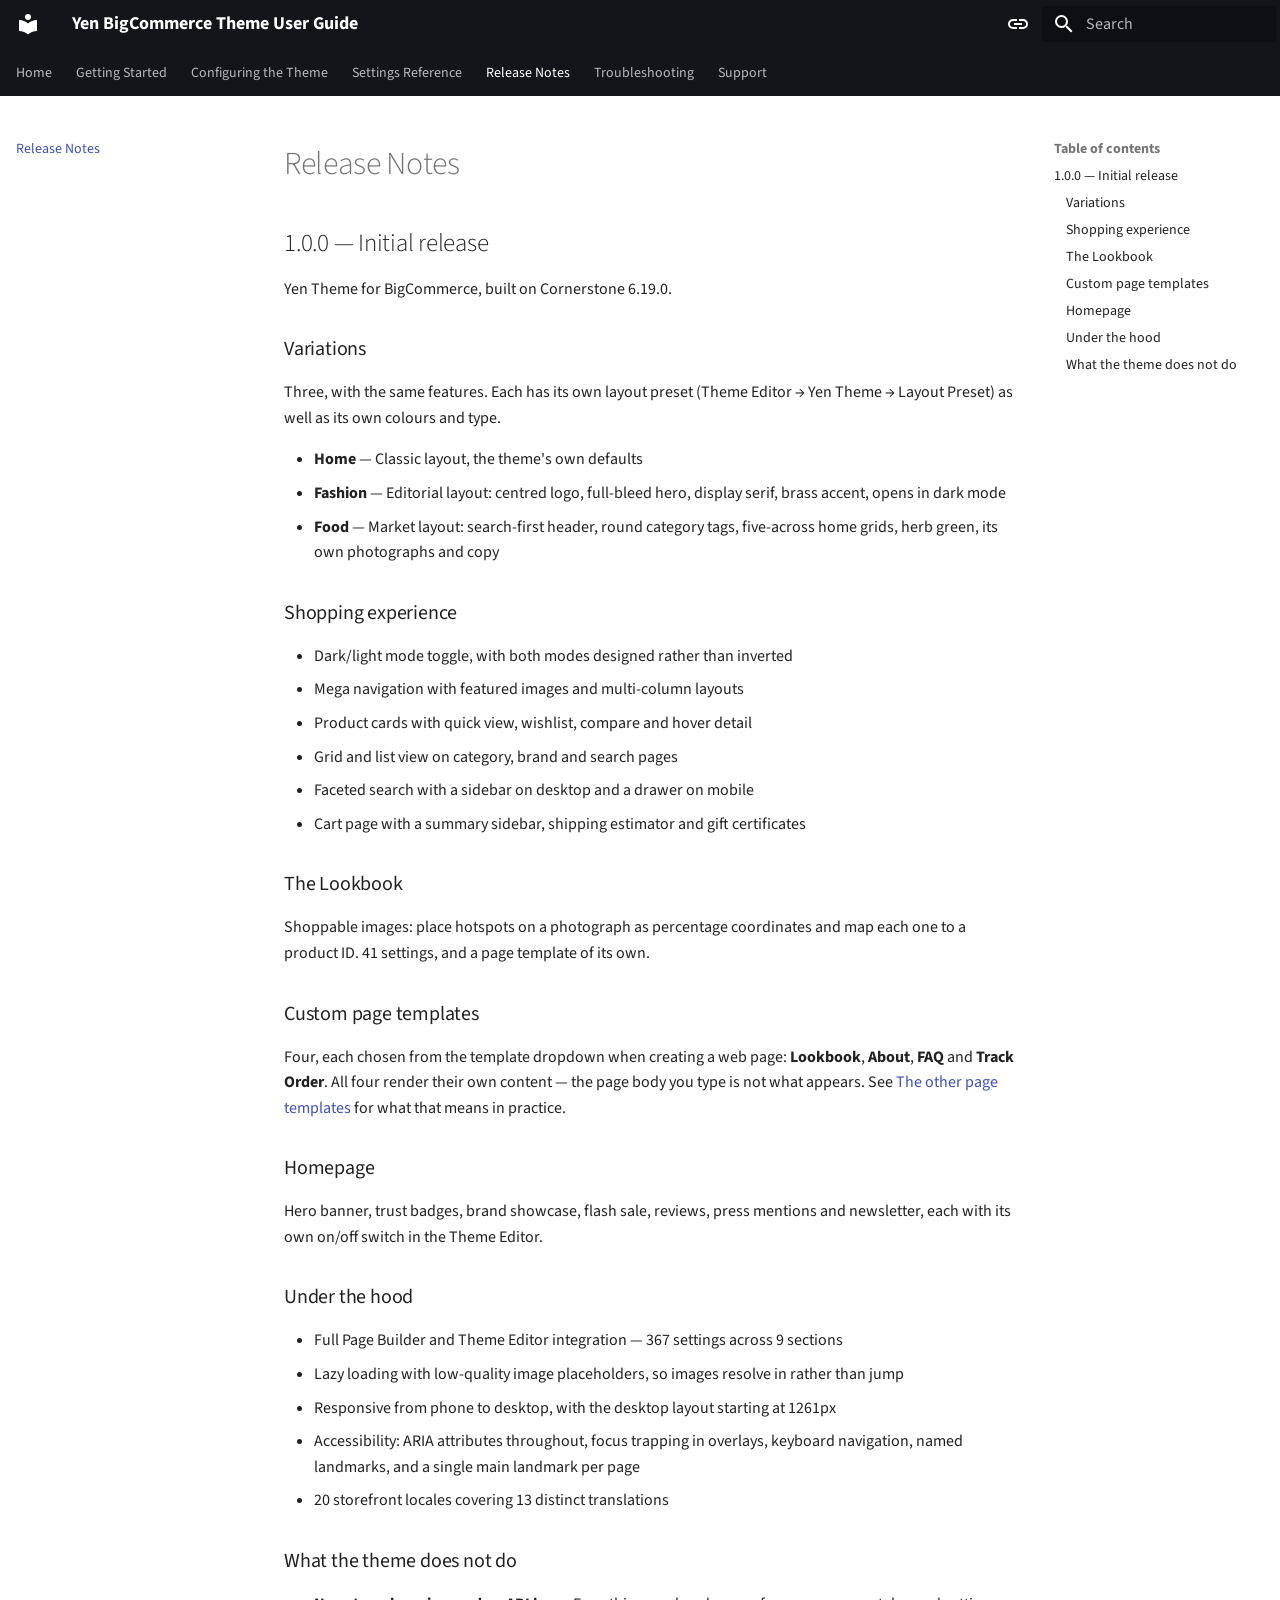
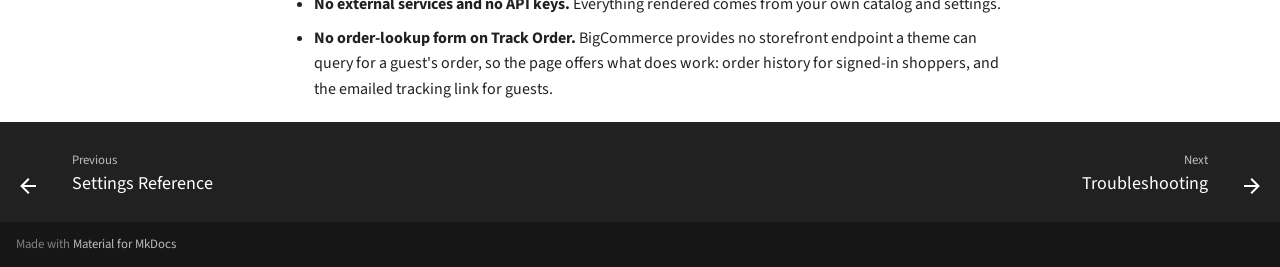
<file: changelog.html>
<!doctype html>
<html lang="en" class="no-js">
  <head>
    
      <meta charset="utf-8">
      <meta name="viewport" content="width=device-width,initial-scale=1">
      
        <meta name="description" content="Merchant guide for the Yen BigCommerce theme by PapaThemes — install it, pick a variation, configure the Theme Editor, and set up the Lookbook and Page Builder hero.">
      
      
        <meta name="author" content="PapaThemes">
      
      
        <link rel="canonical" href="https://tvlgiao.github.io/bc-yen-docs/changelog.html">
      
      
        <link rel="prev" href="settings-reference.html">
      
      
        <link rel="next" href="troubleshooting.html">
      
      
        
      
      
      <link rel="icon" href="assets/images/favicon.png">
      <meta name="generator" content="mkdocs-1.6.1, mkdocs-material-9.7.7">
    
    
      
        <title>Release Notes - Yen BigCommerce Theme User Guide</title>
      
    
    
      <link rel="stylesheet" href="assets/stylesheets/main.ec1eaa64.min.css">
      
        
        <link rel="stylesheet" href="assets/stylesheets/palette.ab4e12ef.min.css">
      
      


    
    
      
    
    
      
        
        
        <link rel="preconnect" href="https://fonts.gstatic.com" crossorigin>
        <link rel="stylesheet" href="https://fonts.googleapis.com/css?family=Source+Sans+3:300,300i,400,400i,700,700i%7CIBM+Plex+Mono:400,400i,700,700i&display=fallback">
        <style>:root{--md-text-font:"Source Sans 3";--md-code-font:"IBM Plex Mono"}</style>
      
    
    
      <link rel="stylesheet" href="css/style.css">
    
    <script>__md_scope=new URL(".",location),__md_hash=e=>[...e].reduce(((e,_)=>(e<<5)-e+_.charCodeAt(0)),0),__md_get=(e,_=localStorage,t=__md_scope)=>JSON.parse(_.getItem(t.pathname+"."+e)),__md_set=(e,_,t=localStorage,a=__md_scope)=>{try{t.setItem(a.pathname+"."+e,JSON.stringify(_))}catch(e){}}</script>
    
      

    
    
  </head>
  
  
    
    
      
    
    
    
    
    <body dir="ltr" data-md-color-scheme="default" data-md-color-primary="black" data-md-color-accent="deep-orange">
  
    
    <input class="md-toggle" data-md-toggle="drawer" type="checkbox" id="__drawer" autocomplete="off">
    <input class="md-toggle" data-md-toggle="search" type="checkbox" id="__search" autocomplete="off">
    <label class="md-overlay" for="__drawer"></label>
    <div data-md-component="skip">
      
        
        <a href="#release-notes" class="md-skip">
          Skip to content
        </a>
      
    </div>
    <div data-md-component="announce">
      
    </div>
    
    
      

<header class="md-header" data-md-component="header">
  <nav class="md-header__inner md-grid" aria-label="Header">
    <a href="index.html" title="Yen BigCommerce Theme User Guide" class="md-header__button md-logo" aria-label="Yen BigCommerce Theme User Guide" data-md-component="logo">
      
  
  <svg xmlns="http://www.w3.org/2000/svg" viewBox="0 0 24 24"><path d="M12 8a3 3 0 0 0 3-3 3 3 0 0 0-3-3 3 3 0 0 0-3 3 3 3 0 0 0 3 3m0 3.54C9.64 9.35 6.5 8 3 8v11c3.5 0 6.64 1.35 9 3.54 2.36-2.19 5.5-3.54 9-3.54V8c-3.5 0-6.64 1.35-9 3.54"/></svg>

    </a>
    <label class="md-header__button md-icon" for="__drawer">
      
      <svg xmlns="http://www.w3.org/2000/svg" viewBox="0 0 24 24"><path d="M3 6h18v2H3zm0 5h18v2H3zm0 5h18v2H3z"/></svg>
    </label>
    <div class="md-header__title" data-md-component="header-title">
      <div class="md-header__ellipsis">
        <div class="md-header__topic">
          <span class="md-ellipsis">
            Yen BigCommerce Theme User Guide
          </span>
        </div>
        <div class="md-header__topic" data-md-component="header-topic">
          <span class="md-ellipsis">
            
              Release Notes
            
          </span>
        </div>
      </div>
    </div>
    
      
        <form class="md-header__option" data-md-component="palette">
  
    
    
    
    <input class="md-option" data-md-color-media="(prefers-color-scheme)" data-md-color-scheme="default" data-md-color-primary="black" data-md-color-accent="deep-orange"  aria-label="Switch to light mode"  type="radio" name="__palette" id="__palette_0">
    
      <label class="md-header__button md-icon" title="Switch to light mode" for="__palette_1" hidden>
        <svg xmlns="http://www.w3.org/2000/svg" viewBox="0 0 24 24"><path d="M3.9 12c0-1.71 1.39-3.1 3.1-3.1h4V7H7a5 5 0 0 0-5 5 5 5 0 0 0 5 5h4v-1.9H7c-1.71 0-3.1-1.39-3.1-3.1M8 13h8v-2H8zm9-6h-4v1.9h4c1.71 0 3.1 1.39 3.1 3.1s-1.39 3.1-3.1 3.1h-4V17h4a5 5 0 0 0 5-5 5 5 0 0 0-5-5"/></svg>
      </label>
    
  
    
    
    
    <input class="md-option" data-md-color-media="(prefers-color-scheme: light)" data-md-color-scheme="default" data-md-color-primary="black" data-md-color-accent="deep-orange"  aria-label="Switch to dark mode"  type="radio" name="__palette" id="__palette_1">
    
      <label class="md-header__button md-icon" title="Switch to dark mode" for="__palette_2" hidden>
        <svg xmlns="http://www.w3.org/2000/svg" viewBox="0 0 24 24"><path d="M17 7H7a5 5 0 0 0-5 5 5 5 0 0 0 5 5h10a5 5 0 0 0 5-5 5 5 0 0 0-5-5m0 8a3 3 0 0 1-3-3 3 3 0 0 1 3-3 3 3 0 0 1 3 3 3 3 0 0 1-3 3"/></svg>
      </label>
    
  
    
    
    
    <input class="md-option" data-md-color-media="(prefers-color-scheme: dark)" data-md-color-scheme="slate" data-md-color-primary="black" data-md-color-accent="deep-orange"  aria-label="Switch to system preference"  type="radio" name="__palette" id="__palette_2">
    
      <label class="md-header__button md-icon" title="Switch to system preference" for="__palette_0" hidden>
        <svg xmlns="http://www.w3.org/2000/svg" viewBox="0 0 24 24"><path d="M17 7H7a5 5 0 0 0-5 5 5 5 0 0 0 5 5h10a5 5 0 0 0 5-5 5 5 0 0 0-5-5M7 15a3 3 0 0 1-3-3 3 3 0 0 1 3-3 3 3 0 0 1 3 3 3 3 0 0 1-3 3"/></svg>
      </label>
    
  
</form>
      
    
    
      <script>var palette=__md_get("__palette");if(palette&&palette.color){if("(prefers-color-scheme)"===palette.color.media){var media=matchMedia("(prefers-color-scheme: light)"),input=document.querySelector(media.matches?"[data-md-color-media='(prefers-color-scheme: light)']":"[data-md-color-media='(prefers-color-scheme: dark)']");palette.color.media=input.getAttribute("data-md-color-media"),palette.color.scheme=input.getAttribute("data-md-color-scheme"),palette.color.primary=input.getAttribute("data-md-color-primary"),palette.color.accent=input.getAttribute("data-md-color-accent")}for(var[key,value]of Object.entries(palette.color))document.body.setAttribute("data-md-color-"+key,value)}</script>
    
    
    
      
      
        <label class="md-header__button md-icon" for="__search">
          
          <svg xmlns="http://www.w3.org/2000/svg" viewBox="0 0 24 24"><path d="M9.5 3A6.5 6.5 0 0 1 16 9.5c0 1.61-.59 3.09-1.56 4.23l.27.27h.79l5 5-1.5 1.5-5-5v-.79l-.27-.27A6.52 6.52 0 0 1 9.5 16 6.5 6.5 0 0 1 3 9.5 6.5 6.5 0 0 1 9.5 3m0 2C7 5 5 7 5 9.5S7 14 9.5 14 14 12 14 9.5 12 5 9.5 5"/></svg>
        </label>
        <div class="md-search" data-md-component="search" role="dialog">
  <label class="md-search__overlay" for="__search"></label>
  <div class="md-search__inner" role="search">
    <form class="md-search__form" name="search">
      <input type="text" class="md-search__input" name="query" aria-label="Search" placeholder="Search" autocapitalize="off" autocorrect="off" autocomplete="off" spellcheck="false" data-md-component="search-query" required>
      <label class="md-search__icon md-icon" for="__search">
        
        <svg xmlns="http://www.w3.org/2000/svg" viewBox="0 0 24 24"><path d="M9.5 3A6.5 6.5 0 0 1 16 9.5c0 1.61-.59 3.09-1.56 4.23l.27.27h.79l5 5-1.5 1.5-5-5v-.79l-.27-.27A6.52 6.52 0 0 1 9.5 16 6.5 6.5 0 0 1 3 9.5 6.5 6.5 0 0 1 9.5 3m0 2C7 5 5 7 5 9.5S7 14 9.5 14 14 12 14 9.5 12 5 9.5 5"/></svg>
        
        <svg xmlns="http://www.w3.org/2000/svg" viewBox="0 0 24 24"><path d="M20 11v2H8l5.5 5.5-1.42 1.42L4.16 12l7.92-7.92L13.5 5.5 8 11z"/></svg>
      </label>
      <nav class="md-search__options" aria-label="Search">
        
          <a href="javascript:void(0)" class="md-search__icon md-icon" title="Share" aria-label="Share" data-clipboard data-clipboard-text="" data-md-component="search-share" tabindex="-1">
            
            <svg xmlns="http://www.w3.org/2000/svg" viewBox="0 0 24 24"><path d="M18 16.08c-.76 0-1.44.3-1.96.77L8.91 12.7c.05-.23.09-.46.09-.7s-.04-.47-.09-.7l7.05-4.11c.54.5 1.25.81 2.04.81a3 3 0 0 0 3-3 3 3 0 0 0-3-3 3 3 0 0 0-3 3c0 .24.04.47.09.7L8.04 9.81C7.5 9.31 6.79 9 6 9a3 3 0 0 0-3 3 3 3 0 0 0 3 3c.79 0 1.5-.31 2.04-.81l7.12 4.15c-.05.21-.08.43-.08.66 0 1.61 1.31 2.91 2.92 2.91s2.92-1.3 2.92-2.91A2.92 2.92 0 0 0 18 16.08"/></svg>
          </a>
        
        <button type="reset" class="md-search__icon md-icon" title="Clear" aria-label="Clear" tabindex="-1">
          
          <svg xmlns="http://www.w3.org/2000/svg" viewBox="0 0 24 24"><path d="M19 6.41 17.59 5 12 10.59 6.41 5 5 6.41 10.59 12 5 17.59 6.41 19 12 13.41 17.59 19 19 17.59 13.41 12z"/></svg>
        </button>
      </nav>
      
        <div class="md-search__suggest" data-md-component="search-suggest"></div>
      
    </form>
    <div class="md-search__output">
      <div class="md-search__scrollwrap" tabindex="0" data-md-scrollfix>
        <div class="md-search-result" data-md-component="search-result">
          <div class="md-search-result__meta">
            Initializing search
          </div>
          <ol class="md-search-result__list" role="presentation"></ol>
        </div>
      </div>
    </div>
  </div>
</div>
      
    
    
  </nav>
  
</header>
    
    <div class="md-container" data-md-component="container">
      
      
        
          
            
<nav class="md-tabs" aria-label="Tabs" data-md-component="tabs">
  <div class="md-grid">
    <ul class="md-tabs__list">
      
        
  
  
  
  
    <li class="md-tabs__item">
      <a href="index.html" class="md-tabs__link">
        
  
  
    
  
  Home

      </a>
    </li>
  

      
        
  
  
  
  
    
    
      <li class="md-tabs__item">
        <a href="usage/install.html" class="md-tabs__link">
          
  
  
    
  
  Getting Started

        </a>
      </li>
    
  

      
        
  
  
  
  
    
    
      <li class="md-tabs__item">
        <a href="usage/theme-editor.html" class="md-tabs__link">
          
  
  
    
  
  Configuring the Theme

        </a>
      </li>
    
  

      
        
  
  
  
  
    <li class="md-tabs__item">
      <a href="settings-reference.html" class="md-tabs__link">
        
  
  
    
  
  Settings Reference

      </a>
    </li>
  

      
        
  
  
  
    
  
  
    <li class="md-tabs__item md-tabs__item--active">
      <a href="changelog.html" class="md-tabs__link">
        
  
  
    
  
  Release Notes

      </a>
    </li>
  

      
        
  
  
  
  
    <li class="md-tabs__item">
      <a href="troubleshooting.html" class="md-tabs__link">
        
  
  
    
  
  Troubleshooting

      </a>
    </li>
  

      
        
  
  
  
  
    <li class="md-tabs__item">
      <a href="support.html" class="md-tabs__link">
        
  
  
    
  
  Support

      </a>
    </li>
  

      
    </ul>
  </div>
</nav>
          
        
      
      <main class="md-main" data-md-component="main">
        <div class="md-main__inner md-grid">
          
            
              
              <div class="md-sidebar md-sidebar--primary" data-md-component="sidebar" data-md-type="navigation" >
                <div class="md-sidebar__scrollwrap">
                  <div class="md-sidebar__inner">
                    


  


<nav class="md-nav md-nav--primary md-nav--lifted" aria-label="Navigation" data-md-level="0">
  <label class="md-nav__title" for="__drawer">
    <a href="index.html" title="Yen BigCommerce Theme User Guide" class="md-nav__button md-logo" aria-label="Yen BigCommerce Theme User Guide" data-md-component="logo">
      
  
  <svg xmlns="http://www.w3.org/2000/svg" viewBox="0 0 24 24"><path d="M12 8a3 3 0 0 0 3-3 3 3 0 0 0-3-3 3 3 0 0 0-3 3 3 3 0 0 0 3 3m0 3.54C9.64 9.35 6.5 8 3 8v11c3.5 0 6.64 1.35 9 3.54 2.36-2.19 5.5-3.54 9-3.54V8c-3.5 0-6.64 1.35-9 3.54"/></svg>

    </a>
    Yen BigCommerce Theme User Guide
  </label>
  
  <ul class="md-nav__list" data-md-scrollfix>
    
      
      
  
  
  
  
    <li class="md-nav__item">
      <a href="index.html" class="md-nav__link">
        
  
  
  <span class="md-ellipsis">
    
  
    Home
  

    
  </span>
  
  

      </a>
    </li>
  

    
      
      
  
  
  
  
    
    
      
        
      
        
      
    
    
    
      
      
        
      
    
    
    <li class="md-nav__item md-nav__item--nested">
      
        
        
        <input class="md-nav__toggle md-toggle " type="checkbox" id="__nav_2" >
        
          
          <label class="md-nav__link" for="__nav_2" id="__nav_2_label" tabindex="0">
            
  
  
  <span class="md-ellipsis">
    
  
    Getting Started
  

    
  </span>
  
  

            <span class="md-nav__icon md-icon"></span>
          </label>
        
        <nav class="md-nav" data-md-level="1" aria-labelledby="__nav_2_label" aria-expanded="false">
          <label class="md-nav__title" for="__nav_2">
            <span class="md-nav__icon md-icon"></span>
            
  
    Getting Started
  

          </label>
          <ul class="md-nav__list" data-md-scrollfix>
            
              
                
  
  
  
  
    <li class="md-nav__item">
      <a href="usage/install.html" class="md-nav__link">
        
  
  
  <span class="md-ellipsis">
    
  
    Installing
  

    
  </span>
  
  

      </a>
    </li>
  

              
            
              
                
  
  
  
  
    <li class="md-nav__item">
      <a href="usage/choose-variation.html" class="md-nav__link">
        
  
  
  <span class="md-ellipsis">
    
  
    Choosing a variation
  

    
  </span>
  
  

      </a>
    </li>
  

              
            
          </ul>
        </nav>
      
    </li>
  

    
      
      
  
  
  
  
    
    
      
        
      
        
      
        
      
        
      
    
    
    
      
      
        
      
    
    
    <li class="md-nav__item md-nav__item--nested">
      
        
        
        <input class="md-nav__toggle md-toggle " type="checkbox" id="__nav_3" >
        
          
          <label class="md-nav__link" for="__nav_3" id="__nav_3_label" tabindex="0">
            
  
  
  <span class="md-ellipsis">
    
  
    Configuring the Theme
  

    
  </span>
  
  

            <span class="md-nav__icon md-icon"></span>
          </label>
        
        <nav class="md-nav" data-md-level="1" aria-labelledby="__nav_3_label" aria-expanded="false">
          <label class="md-nav__title" for="__nav_3">
            <span class="md-nav__icon md-icon"></span>
            
  
    Configuring the Theme
  

          </label>
          <ul class="md-nav__list" data-md-scrollfix>
            
              
                
  
  
  
  
    <li class="md-nav__item">
      <a href="usage/theme-editor.html" class="md-nav__link">
        
  
  
  <span class="md-ellipsis">
    
  
    The Theme Editor, section by section
  

    
  </span>
  
  

      </a>
    </li>
  

              
            
              
                
  
  
  
  
    <li class="md-nav__item">
      <a href="usage/lookbook.html" class="md-nav__link">
        
  
  
  <span class="md-ellipsis">
    
  
    The Lookbook
  

    
  </span>
  
  

      </a>
    </li>
  

              
            
              
                
  
  
  
  
    <li class="md-nav__item">
      <a href="usage/page-templates.html" class="md-nav__link">
        
  
  
  <span class="md-ellipsis">
    
  
    The other page templates
  

    
  </span>
  
  

      </a>
    </li>
  

              
            
              
                
  
  
  
  
    <li class="md-nav__item">
      <a href="usage/page-builder.html" class="md-nav__link">
        
  
  
  <span class="md-ellipsis">
    
  
    Page Builder
  

    
  </span>
  
  

      </a>
    </li>
  

              
            
          </ul>
        </nav>
      
    </li>
  

    
      
      
  
  
  
  
    <li class="md-nav__item">
      <a href="settings-reference.html" class="md-nav__link">
        
  
  
  <span class="md-ellipsis">
    
  
    Settings Reference
  

    
  </span>
  
  

      </a>
    </li>
  

    
      
      
  
  
    
  
  
  
    <li class="md-nav__item md-nav__item--active">
      
      <input class="md-nav__toggle md-toggle" type="checkbox" id="__toc">
      
      
        
      
      
        <label class="md-nav__link md-nav__link--active" for="__toc">
          
  
  
  <span class="md-ellipsis">
    
  
    Release Notes
  

    
  </span>
  
  

          <span class="md-nav__icon md-icon"></span>
        </label>
      
      <a href="changelog.html" class="md-nav__link md-nav__link--active">
        
  
  
  <span class="md-ellipsis">
    
  
    Release Notes
  

    
  </span>
  
  

      </a>
      
        

<nav class="md-nav md-nav--secondary" aria-label="Table of contents">
  
  
  
    
  
  
    <label class="md-nav__title" for="__toc">
      <span class="md-nav__icon md-icon"></span>
      Table of contents
    </label>
    <ul class="md-nav__list" data-md-component="toc" data-md-scrollfix>
      
        <li class="md-nav__item">
  <a href="#100-initial-release" class="md-nav__link">
    <span class="md-ellipsis">
      
        1.0.0 — Initial release
      
    </span>
  </a>
  
    <nav class="md-nav" aria-label="1.0.0 — Initial release">
      <ul class="md-nav__list">
        
          <li class="md-nav__item">
  <a href="#variations" class="md-nav__link">
    <span class="md-ellipsis">
      
        Variations
      
    </span>
  </a>
  
</li>
        
          <li class="md-nav__item">
  <a href="#shopping-experience" class="md-nav__link">
    <span class="md-ellipsis">
      
        Shopping experience
      
    </span>
  </a>
  
</li>
        
          <li class="md-nav__item">
  <a href="#the-lookbook" class="md-nav__link">
    <span class="md-ellipsis">
      
        The Lookbook
      
    </span>
  </a>
  
</li>
        
          <li class="md-nav__item">
  <a href="#custom-page-templates" class="md-nav__link">
    <span class="md-ellipsis">
      
        Custom page templates
      
    </span>
  </a>
  
</li>
        
          <li class="md-nav__item">
  <a href="#homepage" class="md-nav__link">
    <span class="md-ellipsis">
      
        Homepage
      
    </span>
  </a>
  
</li>
        
          <li class="md-nav__item">
  <a href="#under-the-hood" class="md-nav__link">
    <span class="md-ellipsis">
      
        Under the hood
      
    </span>
  </a>
  
</li>
        
          <li class="md-nav__item">
  <a href="#what-the-theme-does-not-do" class="md-nav__link">
    <span class="md-ellipsis">
      
        What the theme does not do
      
    </span>
  </a>
  
</li>
        
      </ul>
    </nav>
  
</li>
      
    </ul>
  
</nav>
      
    </li>
  

    
      
      
  
  
  
  
    <li class="md-nav__item">
      <a href="troubleshooting.html" class="md-nav__link">
        
  
  
  <span class="md-ellipsis">
    
  
    Troubleshooting
  

    
  </span>
  
  

      </a>
    </li>
  

    
      
      
  
  
  
  
    <li class="md-nav__item">
      <a href="support.html" class="md-nav__link">
        
  
  
  <span class="md-ellipsis">
    
  
    Support
  

    
  </span>
  
  

      </a>
    </li>
  

    
  </ul>
</nav>
                  </div>
                </div>
              </div>
            
            
              
              <div class="md-sidebar md-sidebar--secondary" data-md-component="sidebar" data-md-type="toc" >
                <div class="md-sidebar__scrollwrap">
                  <div class="md-sidebar__inner">
                    

<nav class="md-nav md-nav--secondary" aria-label="Table of contents">
  
  
  
    
  
  
    <label class="md-nav__title" for="__toc">
      <span class="md-nav__icon md-icon"></span>
      Table of contents
    </label>
    <ul class="md-nav__list" data-md-component="toc" data-md-scrollfix>
      
        <li class="md-nav__item">
  <a href="#100-initial-release" class="md-nav__link">
    <span class="md-ellipsis">
      
        1.0.0 — Initial release
      
    </span>
  </a>
  
    <nav class="md-nav" aria-label="1.0.0 — Initial release">
      <ul class="md-nav__list">
        
          <li class="md-nav__item">
  <a href="#variations" class="md-nav__link">
    <span class="md-ellipsis">
      
        Variations
      
    </span>
  </a>
  
</li>
        
          <li class="md-nav__item">
  <a href="#shopping-experience" class="md-nav__link">
    <span class="md-ellipsis">
      
        Shopping experience
      
    </span>
  </a>
  
</li>
        
          <li class="md-nav__item">
  <a href="#the-lookbook" class="md-nav__link">
    <span class="md-ellipsis">
      
        The Lookbook
      
    </span>
  </a>
  
</li>
        
          <li class="md-nav__item">
  <a href="#custom-page-templates" class="md-nav__link">
    <span class="md-ellipsis">
      
        Custom page templates
      
    </span>
  </a>
  
</li>
        
          <li class="md-nav__item">
  <a href="#homepage" class="md-nav__link">
    <span class="md-ellipsis">
      
        Homepage
      
    </span>
  </a>
  
</li>
        
          <li class="md-nav__item">
  <a href="#under-the-hood" class="md-nav__link">
    <span class="md-ellipsis">
      
        Under the hood
      
    </span>
  </a>
  
</li>
        
          <li class="md-nav__item">
  <a href="#what-the-theme-does-not-do" class="md-nav__link">
    <span class="md-ellipsis">
      
        What the theme does not do
      
    </span>
  </a>
  
</li>
        
      </ul>
    </nav>
  
</li>
      
    </ul>
  
</nav>
                  </div>
                </div>
              </div>
            
          
          
            <div class="md-content" data-md-component="content">
              
              <article class="md-content__inner md-typeset">
                
                  



<h1 id="release-notes">Release Notes<a class="headerlink" href="#release-notes" title="Permanent link">&para;</a></h1>
<h2 id="100-initial-release">1.0.0 — Initial release<a class="headerlink" href="#100-initial-release" title="Permanent link">&para;</a></h2>
<p>Yen Theme for BigCommerce, built on Cornerstone 6.19.0.</p>
<h3 id="variations">Variations<a class="headerlink" href="#variations" title="Permanent link">&para;</a></h3>
<p>Three, with the same features. Each has its own layout preset (Theme Editor → Yen Theme
→ Layout Preset) as well as its own colours and type.</p>
<ul>
<li><strong>Home</strong> — Classic layout, the theme's own defaults</li>
<li><strong>Fashion</strong> — Editorial layout: centred logo, full-bleed hero, display serif, brass
  accent, opens in dark mode</li>
<li><strong>Food</strong> — Market layout: search-first header, round category tags, five-across home
  grids, herb green, its own photographs and copy</li>
</ul>
<h3 id="shopping-experience">Shopping experience<a class="headerlink" href="#shopping-experience" title="Permanent link">&para;</a></h3>
<ul>
<li>Dark/light mode toggle, with both modes designed rather than inverted</li>
<li>Mega navigation with featured images and multi-column layouts</li>
<li>Product cards with quick view, wishlist, compare and hover detail</li>
<li>Grid and list view on category, brand and search pages</li>
<li>Faceted search with a sidebar on desktop and a drawer on mobile</li>
<li>Cart page with a summary sidebar, shipping estimator and gift certificates</li>
</ul>
<h3 id="the-lookbook">The Lookbook<a class="headerlink" href="#the-lookbook" title="Permanent link">&para;</a></h3>
<p>Shoppable images: place hotspots on a photograph as percentage coordinates and map each one
to a product ID. 41 settings, and a page template of its own.</p>
<h3 id="custom-page-templates">Custom page templates<a class="headerlink" href="#custom-page-templates" title="Permanent link">&para;</a></h3>
<p>Four, each chosen from the template dropdown when creating a web page: <strong>Lookbook</strong>,
<strong>About</strong>, <strong>FAQ</strong> and <strong>Track Order</strong>. All four render their own content — the page body
you type is not what appears. See <a href="usage/page-templates.html">The other page templates</a> for
what that means in practice.</p>
<h3 id="homepage">Homepage<a class="headerlink" href="#homepage" title="Permanent link">&para;</a></h3>
<p>Hero banner, trust badges, brand showcase, flash sale, reviews, press mentions and
newsletter, each with its own on/off switch in the Theme Editor.</p>
<h3 id="under-the-hood">Under the hood<a class="headerlink" href="#under-the-hood" title="Permanent link">&para;</a></h3>
<ul>
<li>Full Page Builder and Theme Editor integration — 367 settings across 9 sections</li>
<li>Lazy loading with low-quality image placeholders, so images resolve in rather than jump</li>
<li>Responsive from phone to desktop, with the desktop layout starting at 1261px</li>
<li>Accessibility: ARIA attributes throughout, focus trapping in overlays, keyboard
  navigation, named landmarks, and a single main landmark per page</li>
<li>20 storefront locales covering 13 distinct translations</li>
</ul>
<h3 id="what-the-theme-does-not-do">What the theme does not do<a class="headerlink" href="#what-the-theme-does-not-do" title="Permanent link">&para;</a></h3>
<ul>
<li><strong>No external services and no API keys.</strong> Everything rendered comes from your own catalog
  and settings.</li>
<li><strong>No order-lookup form on Track Order.</strong> BigCommerce provides no storefront endpoint a
  theme can query for a guest's order, so the page offers what does work: order history for
  signed-in shoppers, and the emailed tracking link for guests.</li>
</ul>












                
              </article>
            </div>
          
          
<script>var target=document.getElementById(location.hash.slice(1));target&&target.name&&(target.checked=target.name.startsWith("__tabbed_"))</script>
        </div>
        
          <button type="button" class="md-top md-icon" data-md-component="top" hidden>
  
  <svg xmlns="http://www.w3.org/2000/svg" viewBox="0 0 24 24"><path d="M13 20h-2V8l-5.5 5.5-1.42-1.42L12 4.16l7.92 7.92-1.42 1.42L13 8z"/></svg>
  Back to top
</button>
        
      </main>
      
        <footer class="md-footer">
  
    
      
      <nav class="md-footer__inner md-grid" aria-label="Footer" >
        
          
          <a href="settings-reference.html" class="md-footer__link md-footer__link--prev" aria-label="Previous: Settings Reference">
            <div class="md-footer__button md-icon">
              
              <svg xmlns="http://www.w3.org/2000/svg" viewBox="0 0 24 24"><path d="M20 11v2H8l5.5 5.5-1.42 1.42L4.16 12l7.92-7.92L13.5 5.5 8 11z"/></svg>
            </div>
            <div class="md-footer__title">
              <span class="md-footer__direction">
                Previous
              </span>
              <div class="md-ellipsis">
                Settings Reference
              </div>
            </div>
          </a>
        
        
          
          <a href="troubleshooting.html" class="md-footer__link md-footer__link--next" aria-label="Next: Troubleshooting">
            <div class="md-footer__title">
              <span class="md-footer__direction">
                Next
              </span>
              <div class="md-ellipsis">
                Troubleshooting
              </div>
            </div>
            <div class="md-footer__button md-icon">
              
              <svg xmlns="http://www.w3.org/2000/svg" viewBox="0 0 24 24"><path d="M4 11v2h12l-5.5 5.5 1.42 1.42L19.84 12l-7.92-7.92L10.5 5.5 16 11z"/></svg>
            </div>
          </a>
        
      </nav>
    
  
  <div class="md-footer-meta md-typeset">
    <div class="md-footer-meta__inner md-grid">
      <div class="md-copyright">
  
  
    Made with
    <a href="https://squidfunk.github.io/mkdocs-material/" target="_blank" rel="noopener">
      Material for MkDocs
    </a>
  
</div>
      
    </div>
  </div>
</footer>
      
    </div>
    <div class="md-dialog" data-md-component="dialog">
      <div class="md-dialog__inner md-typeset"></div>
    </div>
    
    
    
      
      
      <script id="__config" type="application/json">{"annotate": null, "base": ".", "features": ["announce.dismiss", "content.code.annotate", "content.code.copy", "content.tooltips", "navigation.footer", "navigation.indexes", "navigation.sections", "navigation.tabs", "navigation.top", "navigation.tracking", "search.highlight", "search.share", "search.suggest", "toc.follow"], "search": "assets/javascripts/workers/search.2c215733.min.js", "tags": null, "translations": {"clipboard.copied": "Copied to clipboard", "clipboard.copy": "Copy to clipboard", "search.result.more.one": "1 more on this page", "search.result.more.other": "# more on this page", "search.result.none": "No matching documents", "search.result.one": "1 matching document", "search.result.other": "# matching documents", "search.result.placeholder": "Type to start searching", "search.result.term.missing": "Missing", "select.version": "Select version"}, "version": null}</script>
    
    
  
      <script src="assets/javascripts/bundle.d7400e89.min.js"></script>
      
    
  <script src="https://bc-tools.papathemes.com/embed/chatbot.js" async></script>

  </body>
</html>
</file>
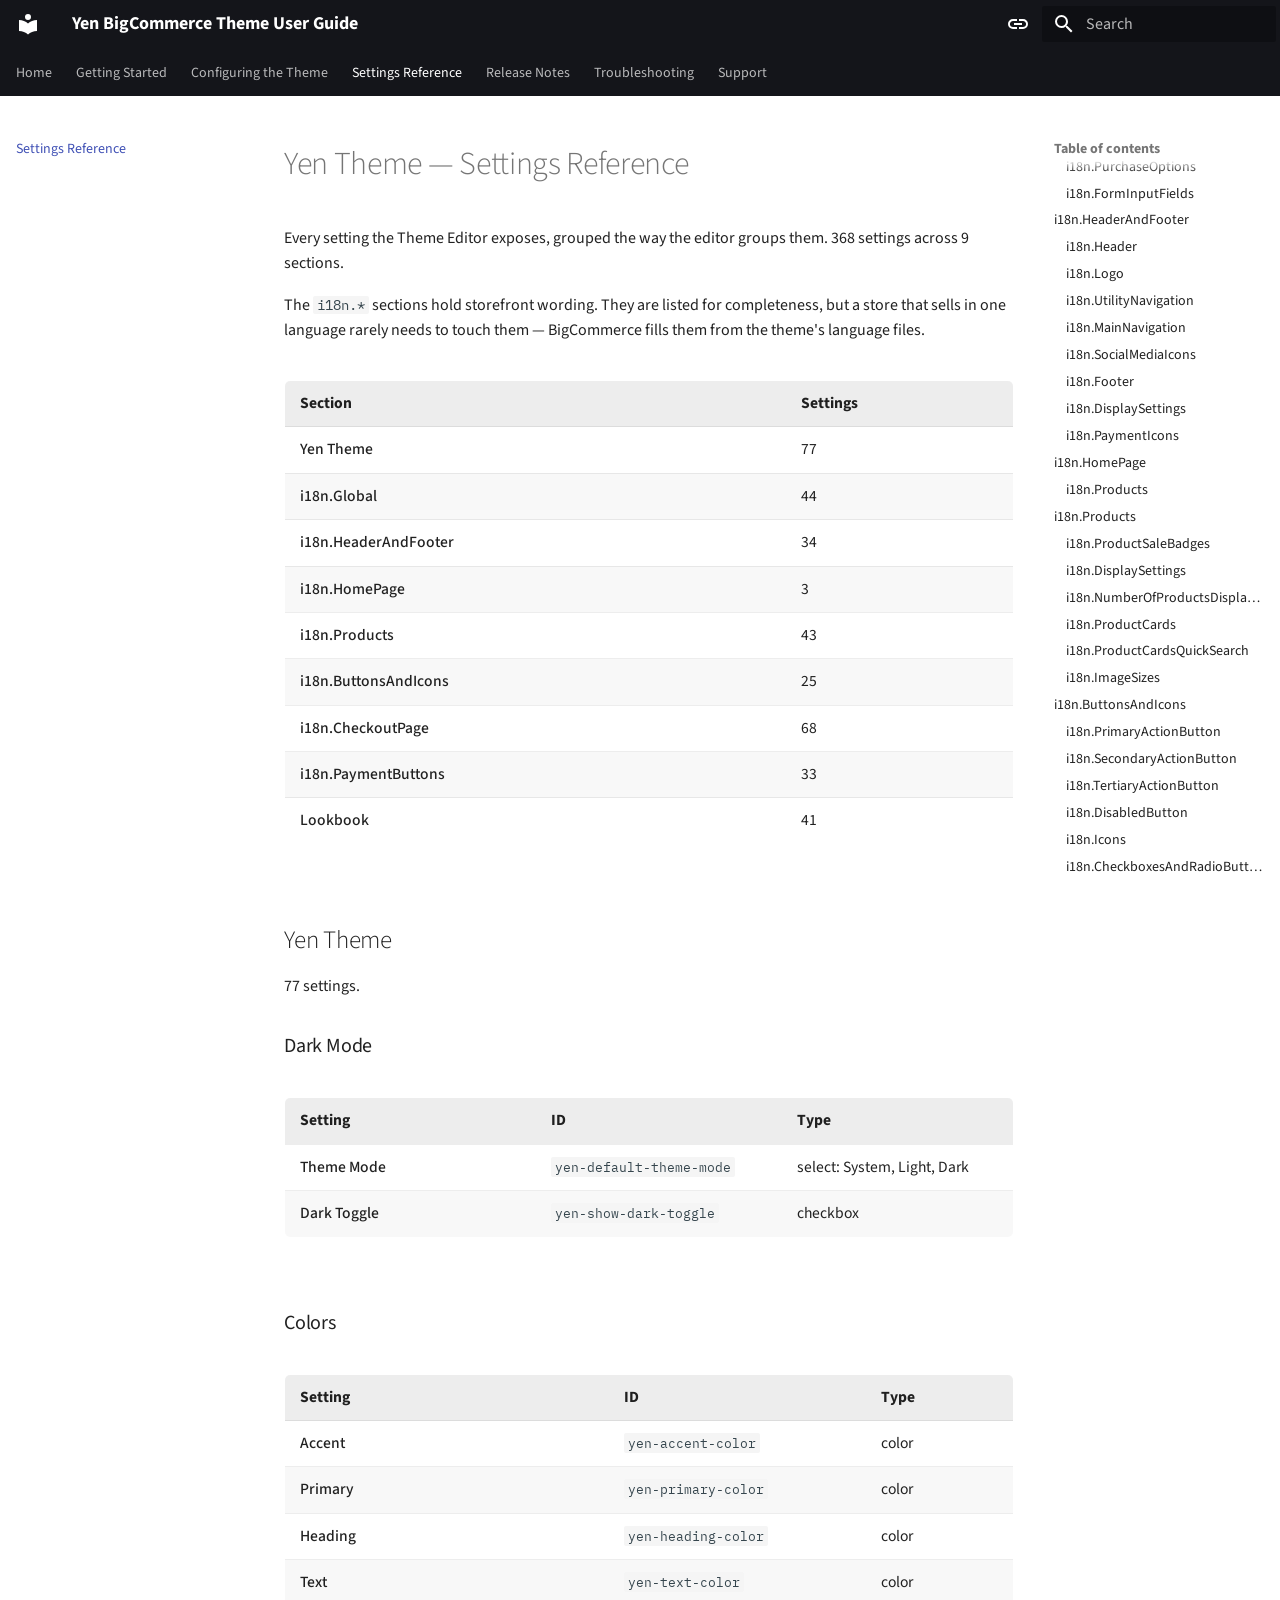
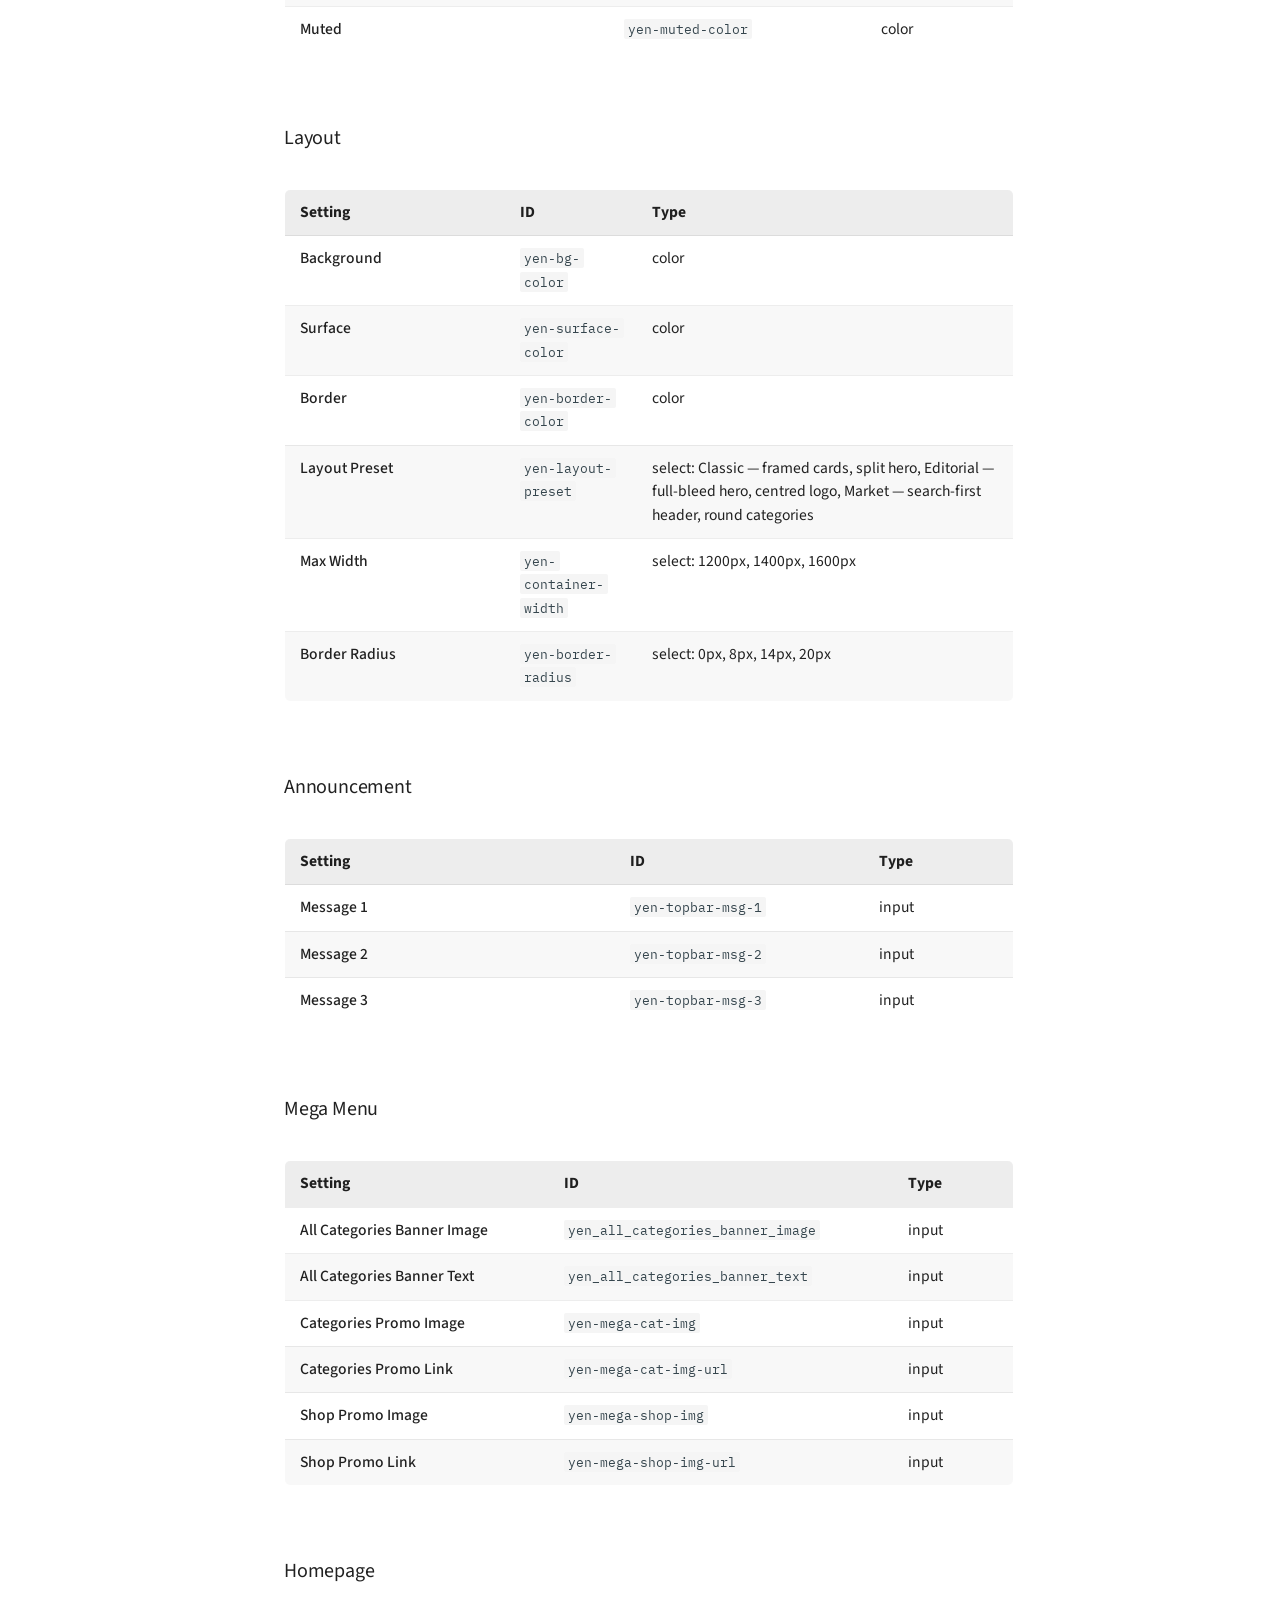
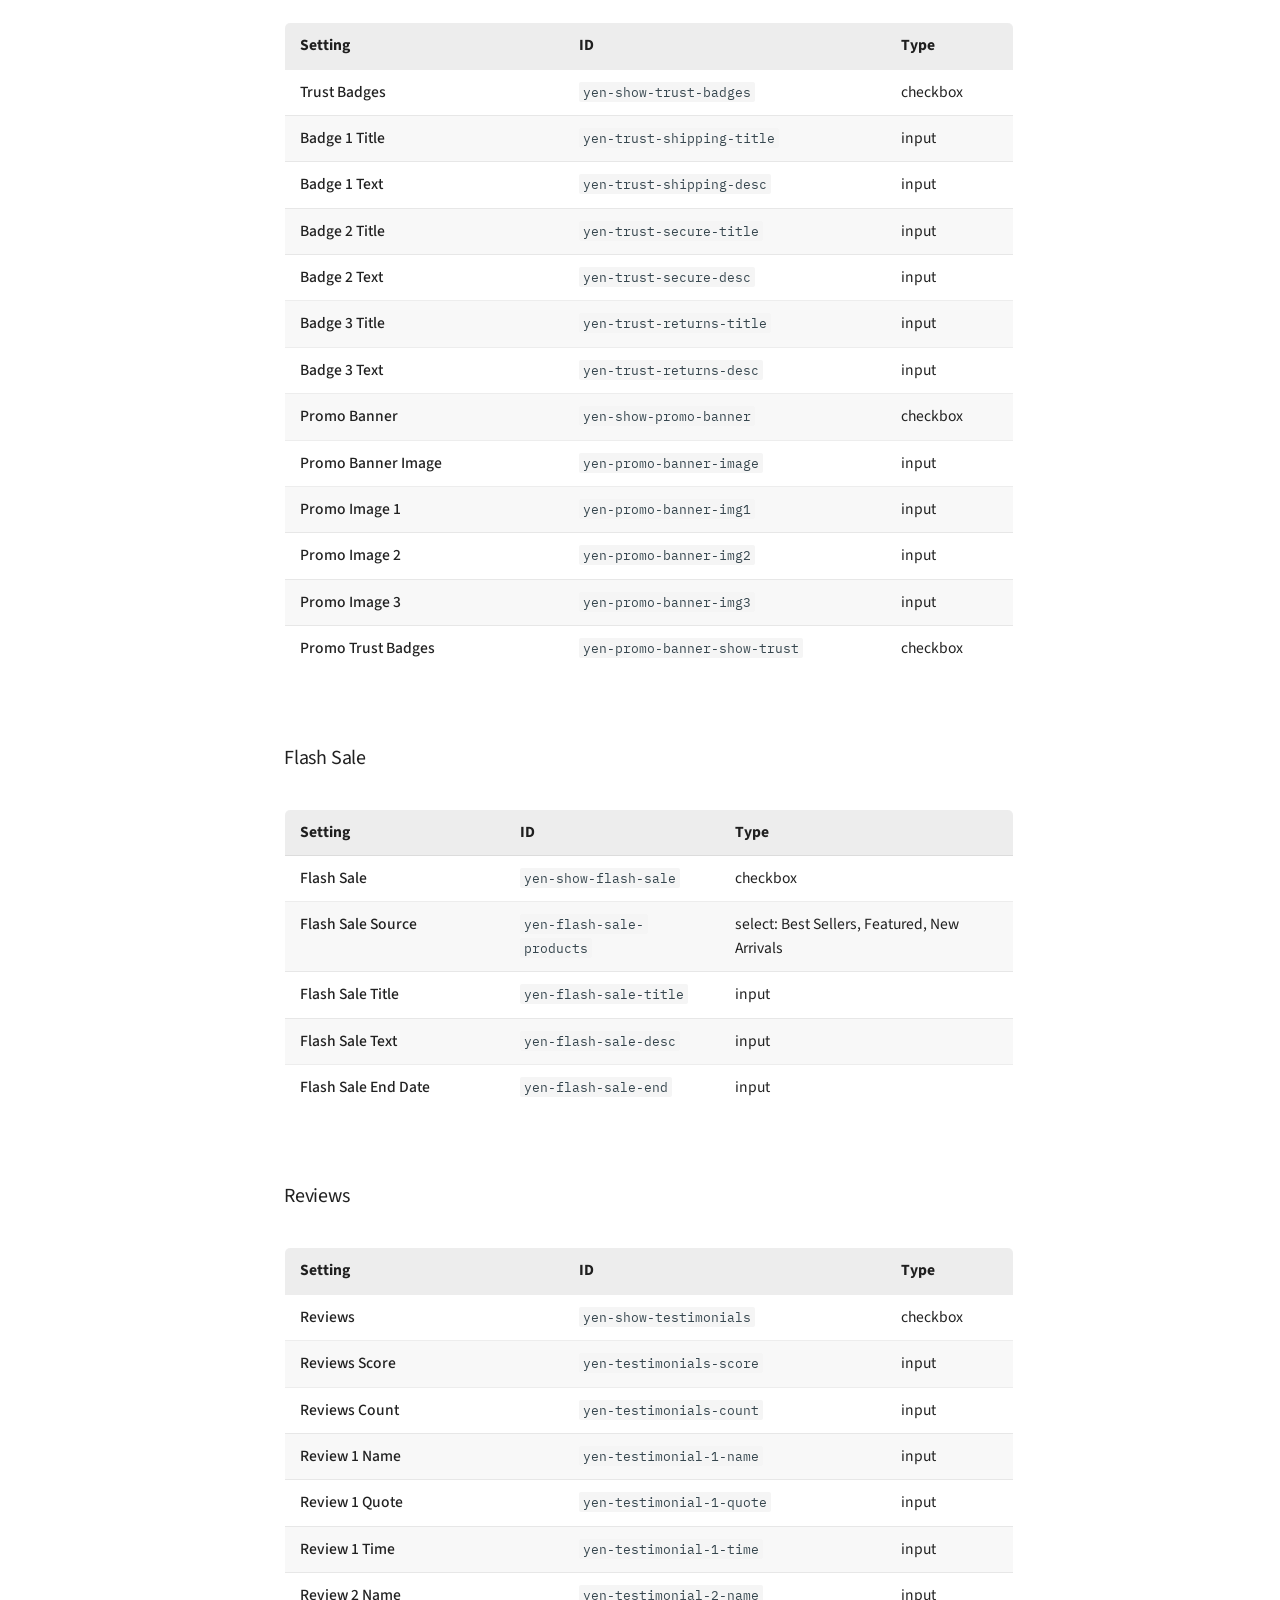
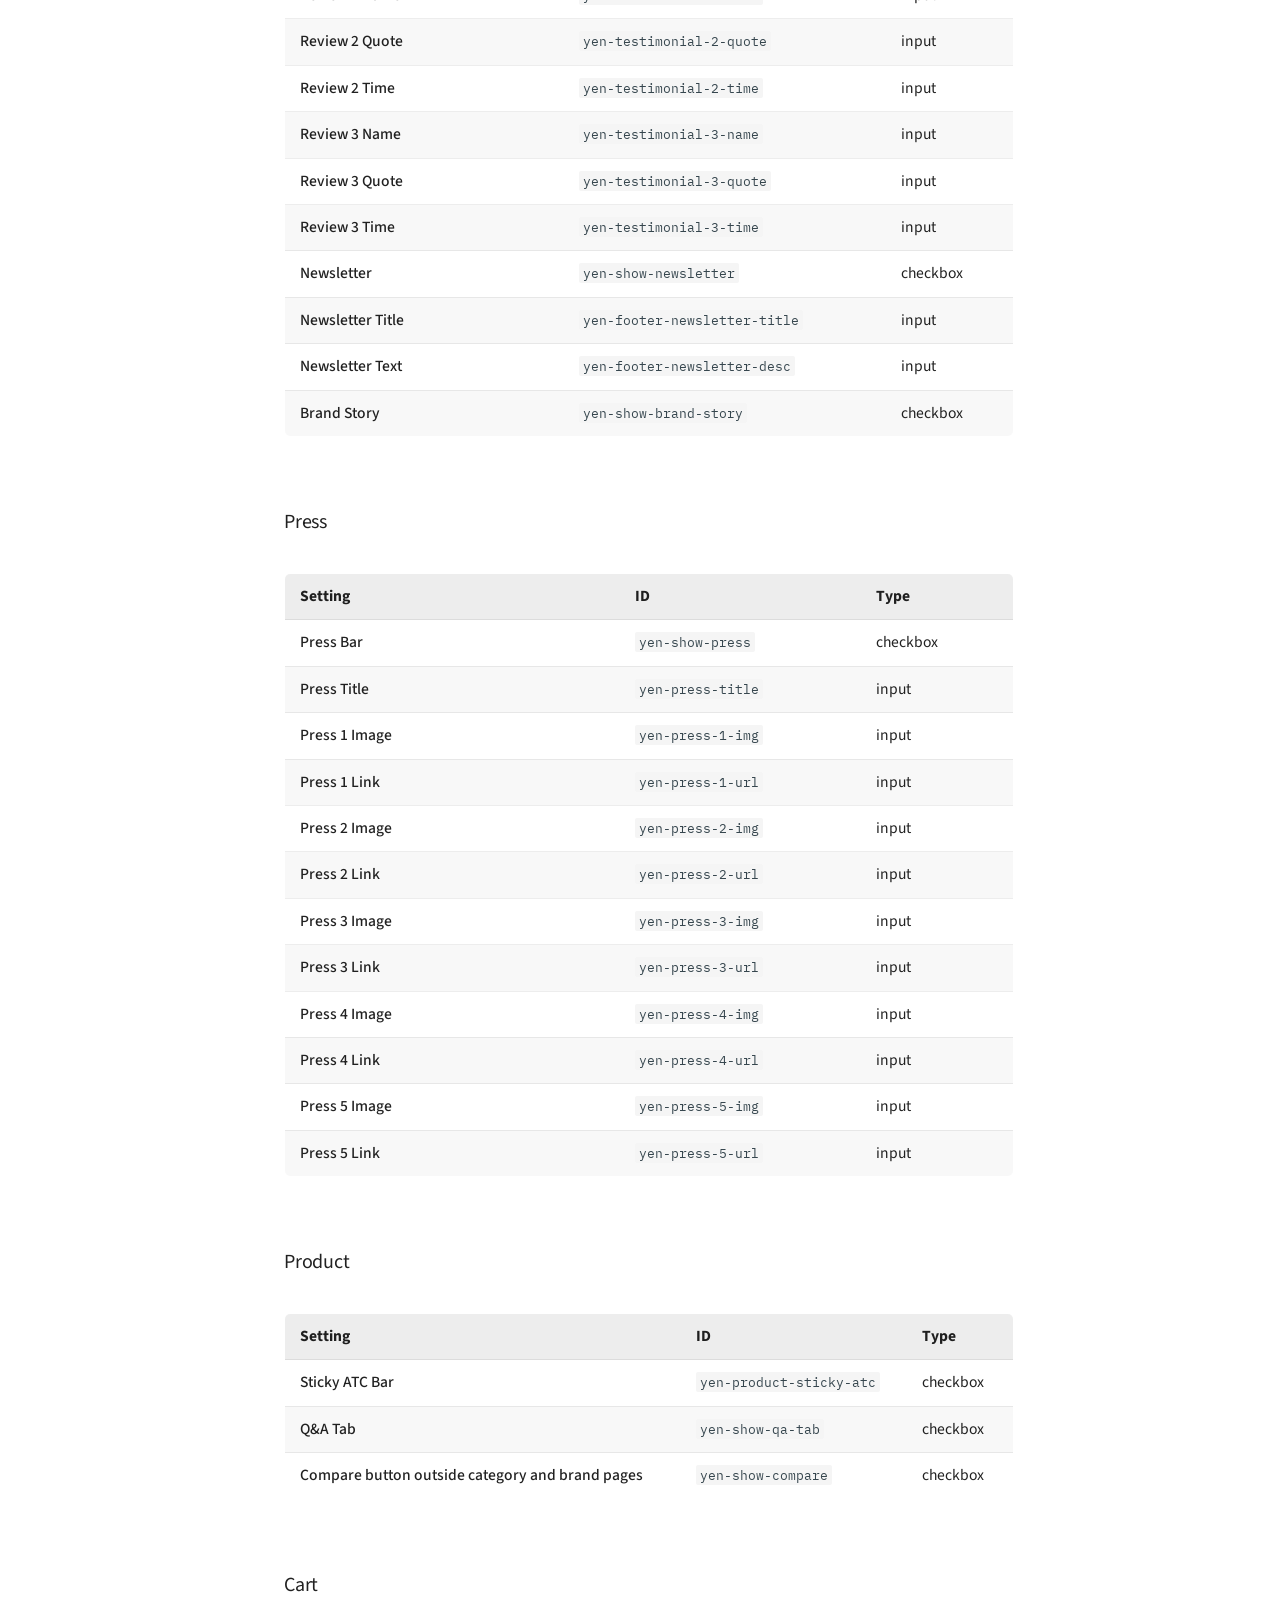
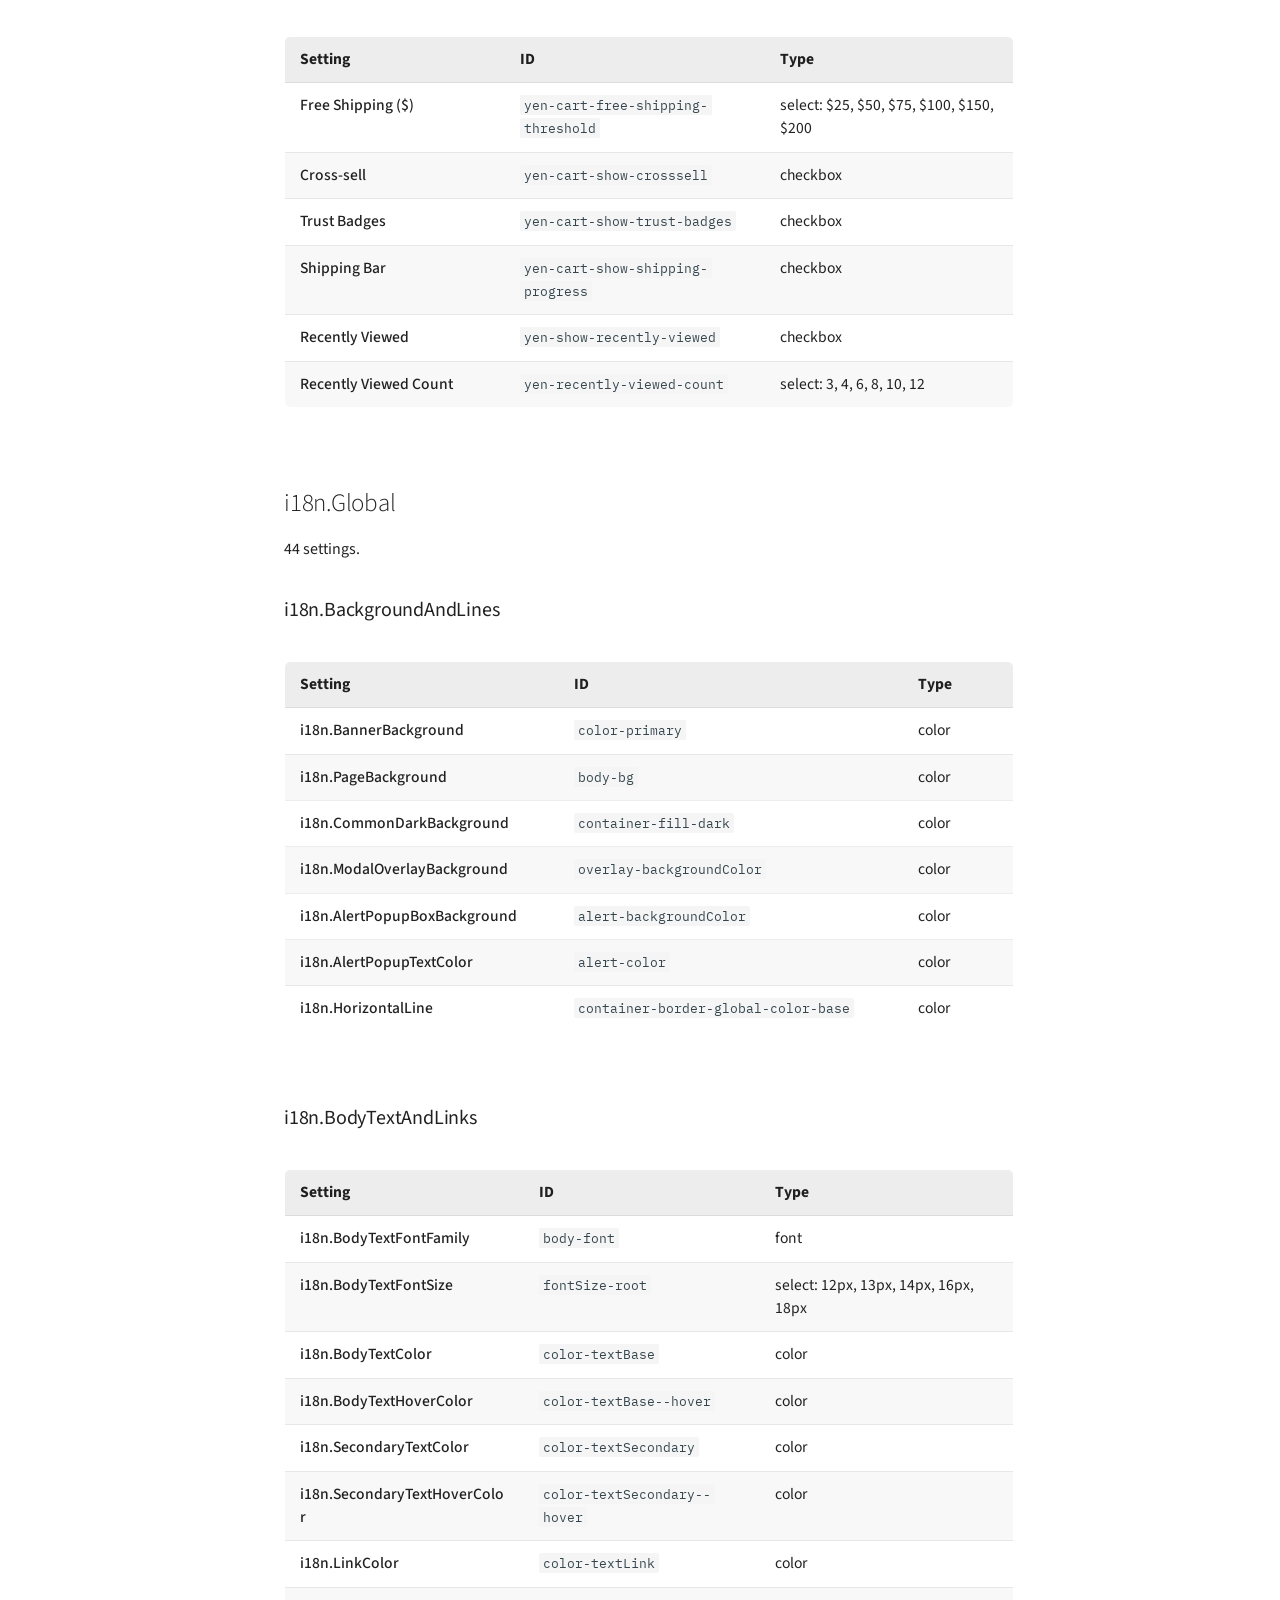
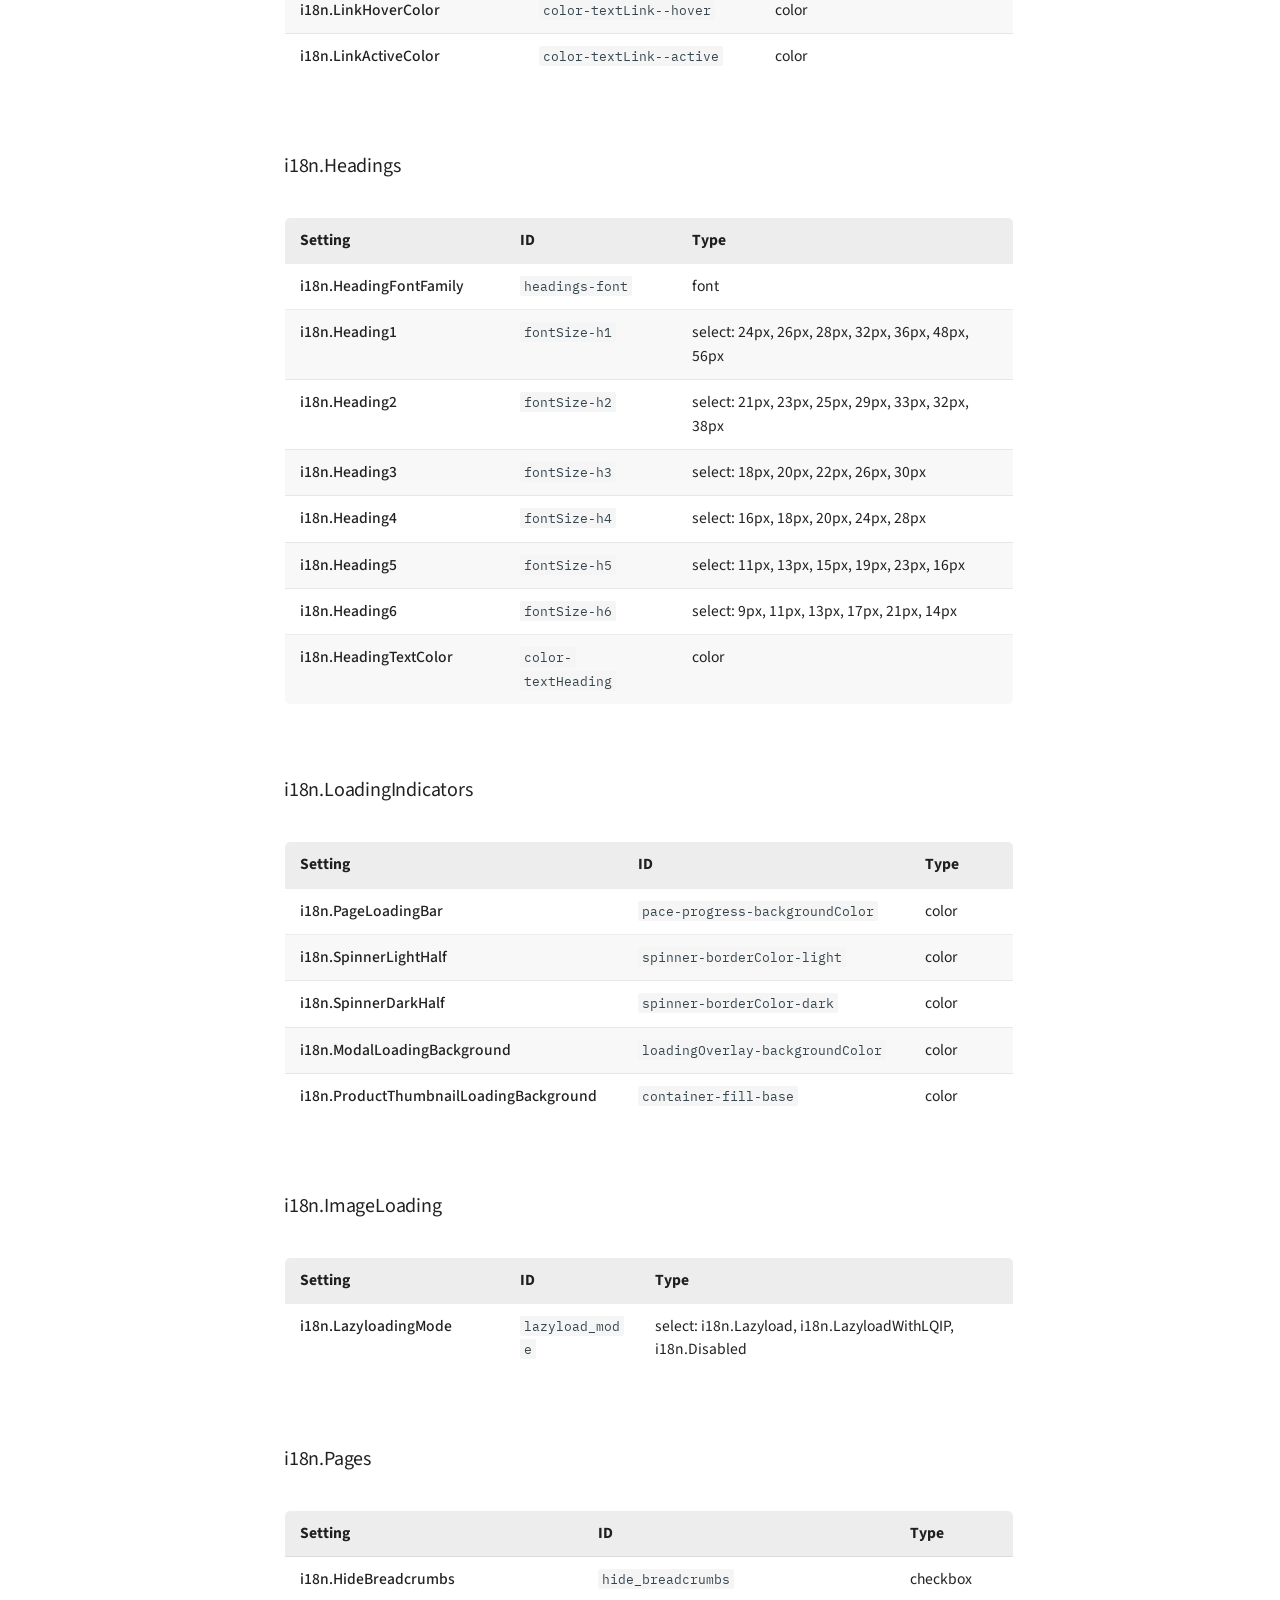
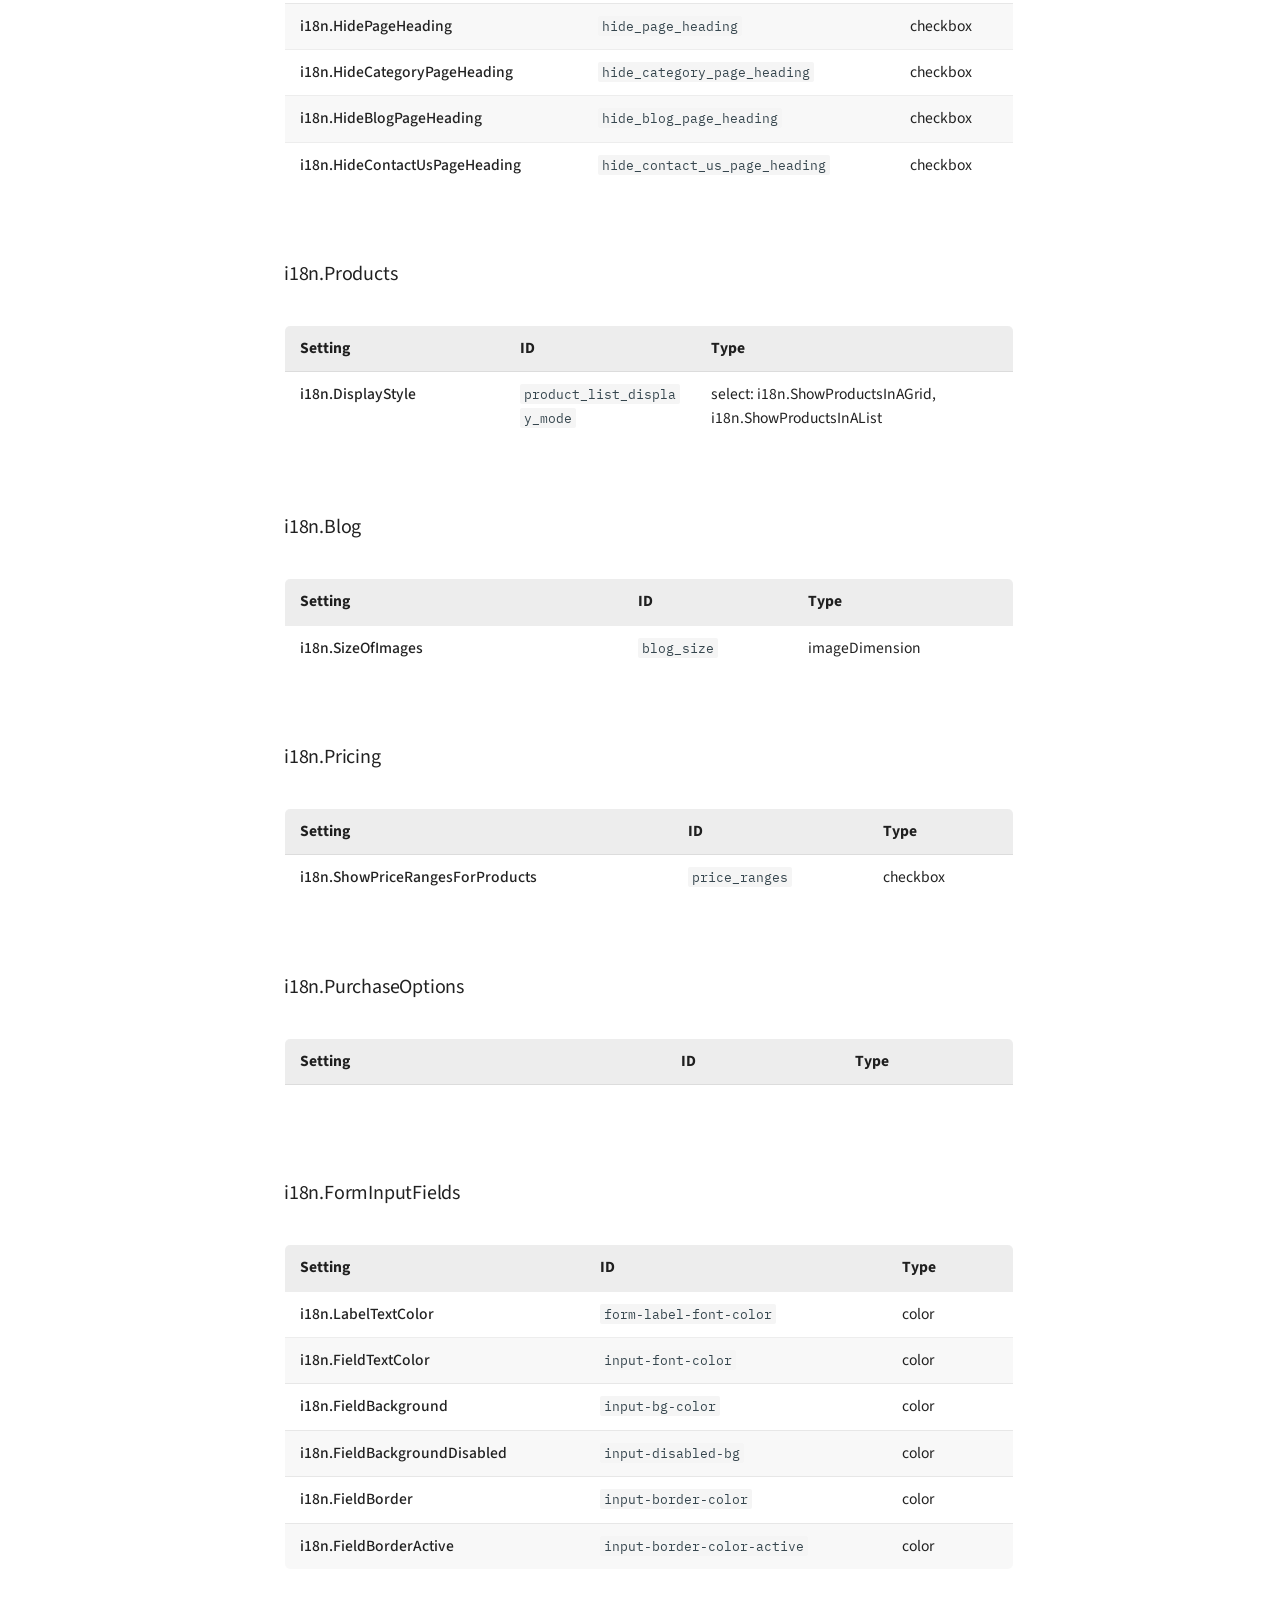
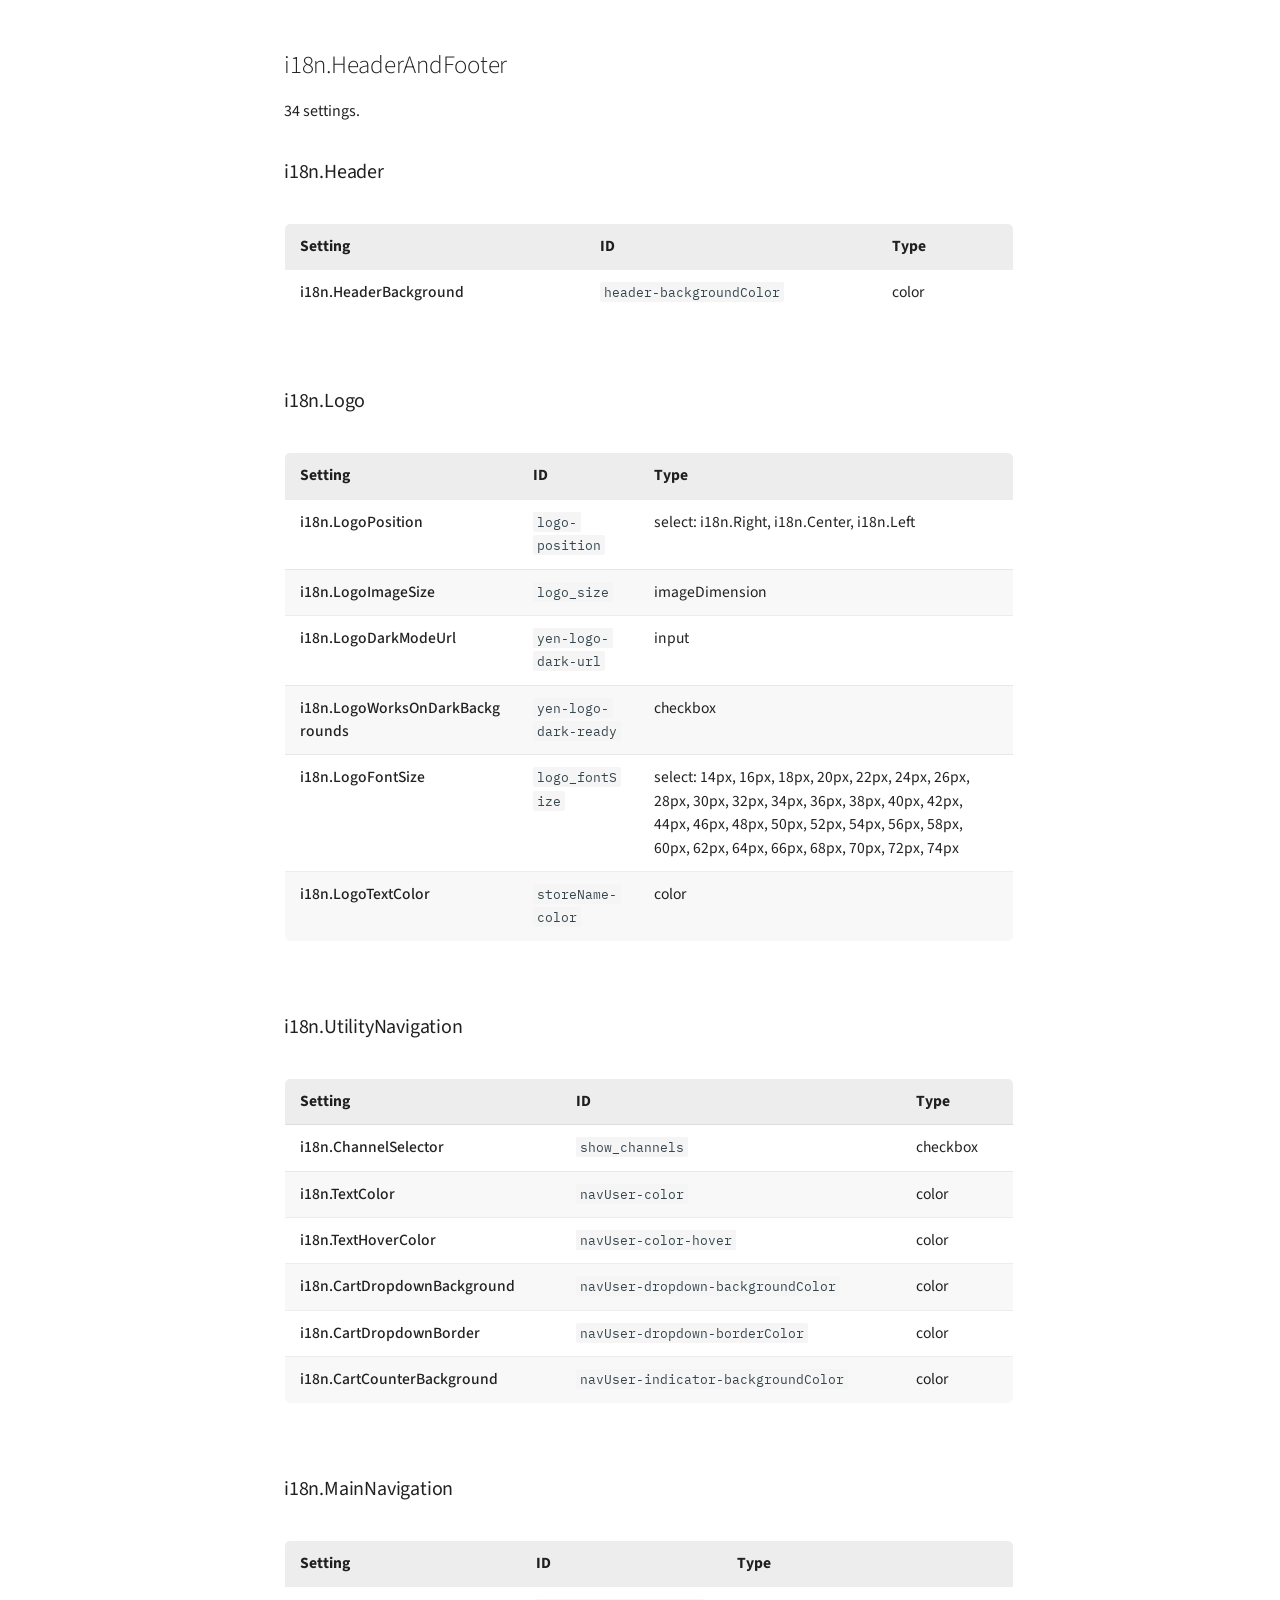
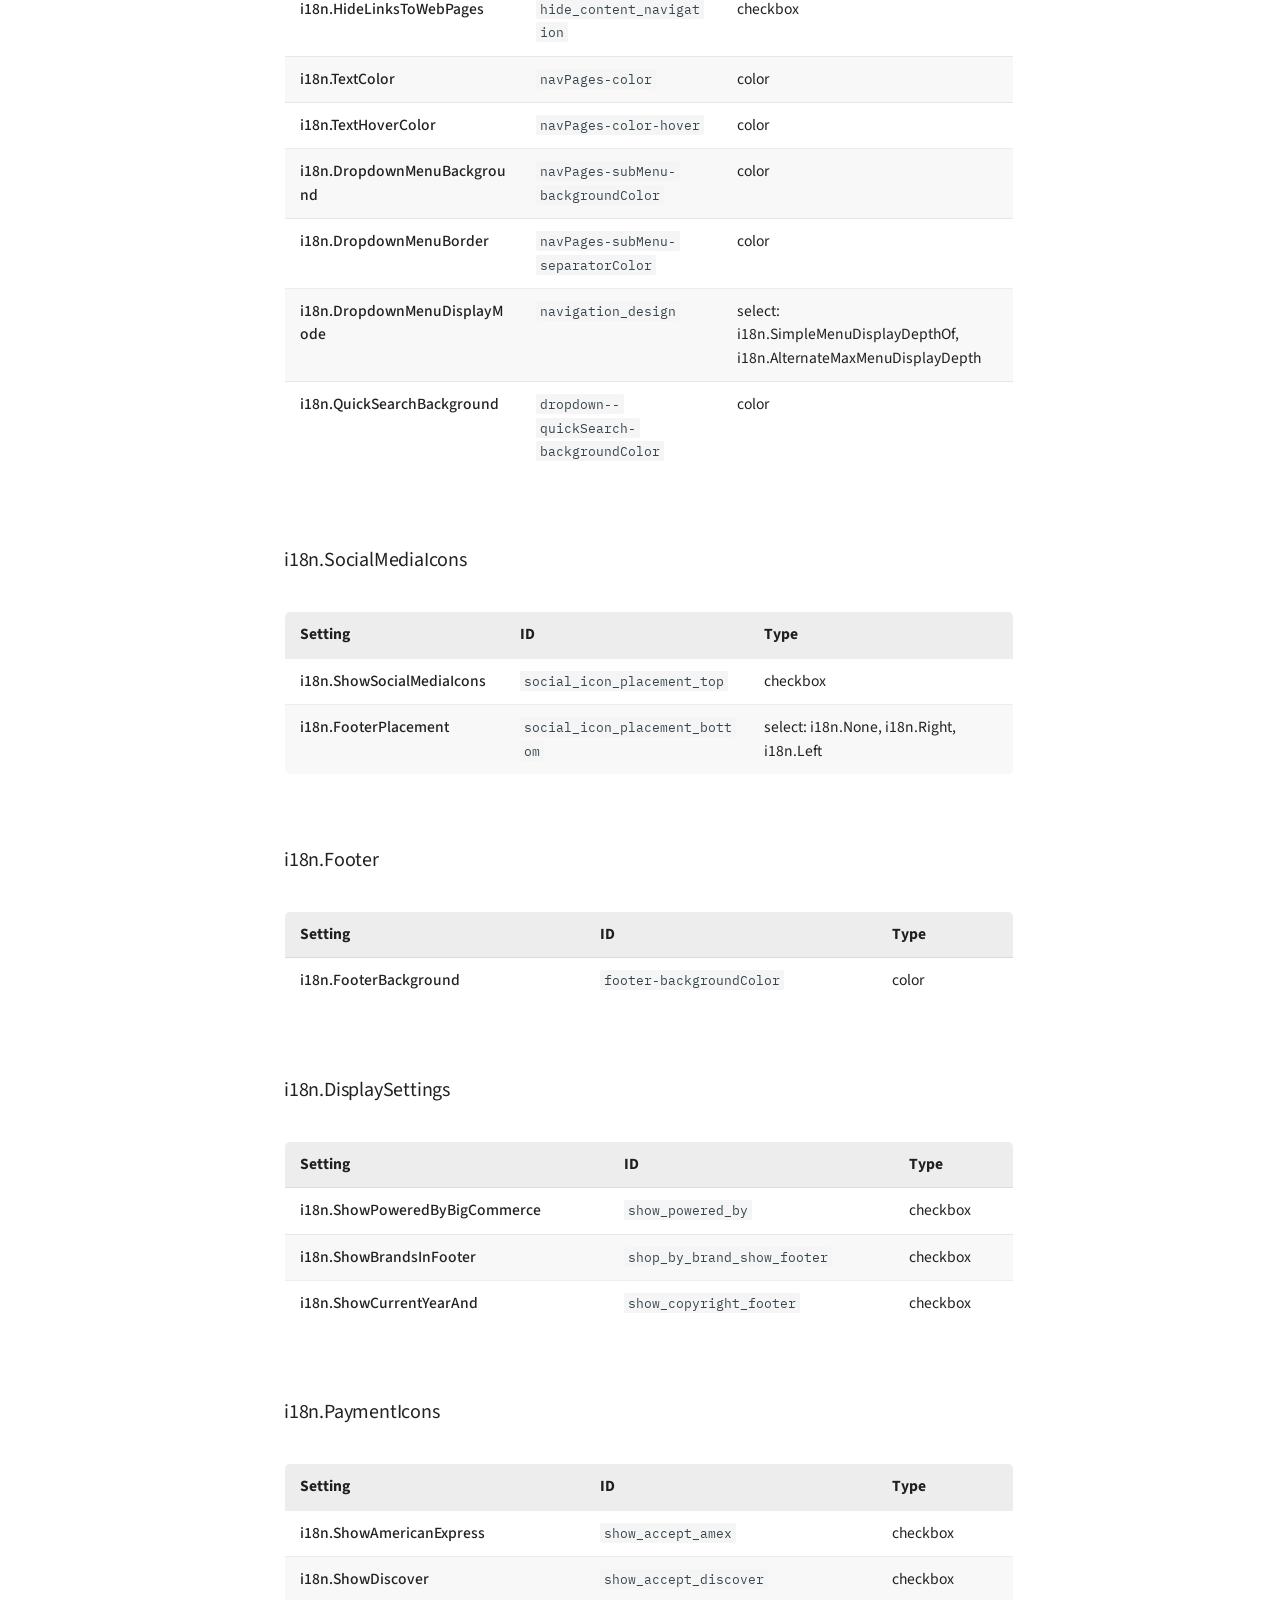
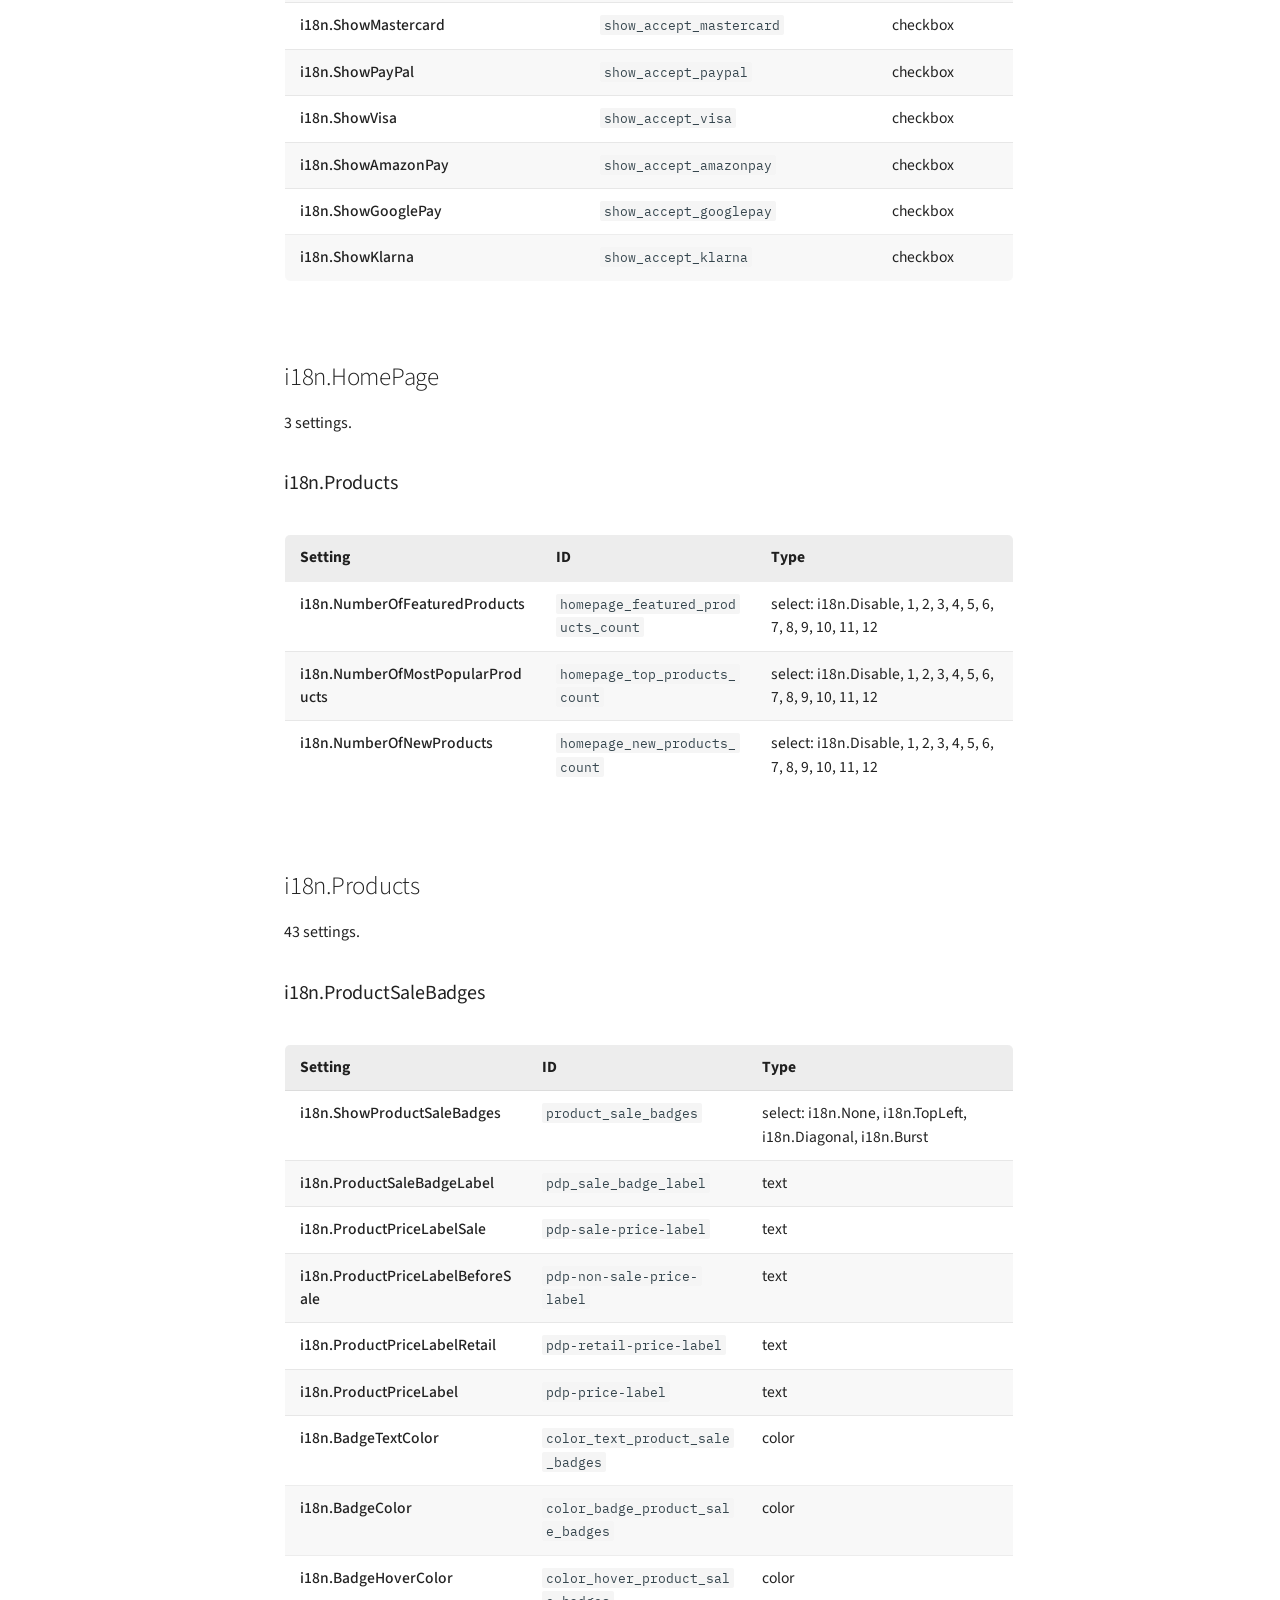
<file: settings-reference.html>
<!doctype html>
<html lang="en" class="no-js">
  <head>
    
      <meta charset="utf-8">
      <meta name="viewport" content="width=device-width,initial-scale=1">
      
        <meta name="description" content="Merchant guide for the Yen BigCommerce theme by PapaThemes — install it, pick a variation, configure the Theme Editor, and set up the Lookbook and Page Builder hero.">
      
      
        <meta name="author" content="PapaThemes">
      
      
        <link rel="canonical" href="https://tvlgiao.github.io/bc-yen-docs/settings-reference.html">
      
      
        <link rel="prev" href="usage/page-builder.html">
      
      
        <link rel="next" href="changelog.html">
      
      
        
      
      
      <link rel="icon" href="assets/images/favicon.png">
      <meta name="generator" content="mkdocs-1.6.1, mkdocs-material-9.7.7">
    
    
      
        <title>Settings Reference - Yen BigCommerce Theme User Guide</title>
      
    
    
      <link rel="stylesheet" href="assets/stylesheets/main.ec1eaa64.min.css">
      
        
        <link rel="stylesheet" href="assets/stylesheets/palette.ab4e12ef.min.css">
      
      


    
    
      
    
    
      
        
        
        <link rel="preconnect" href="https://fonts.gstatic.com" crossorigin>
        <link rel="stylesheet" href="https://fonts.googleapis.com/css?family=Source+Sans+3:300,300i,400,400i,700,700i%7CIBM+Plex+Mono:400,400i,700,700i&display=fallback">
        <style>:root{--md-text-font:"Source Sans 3";--md-code-font:"IBM Plex Mono"}</style>
      
    
    
      <link rel="stylesheet" href="css/style.css">
    
    <script>__md_scope=new URL(".",location),__md_hash=e=>[...e].reduce(((e,_)=>(e<<5)-e+_.charCodeAt(0)),0),__md_get=(e,_=localStorage,t=__md_scope)=>JSON.parse(_.getItem(t.pathname+"."+e)),__md_set=(e,_,t=localStorage,a=__md_scope)=>{try{t.setItem(a.pathname+"."+e,JSON.stringify(_))}catch(e){}}</script>
    
      

    
    
  </head>
  
  
    
    
      
    
    
    
    
    <body dir="ltr" data-md-color-scheme="default" data-md-color-primary="black" data-md-color-accent="deep-orange">
  
    
    <input class="md-toggle" data-md-toggle="drawer" type="checkbox" id="__drawer" autocomplete="off">
    <input class="md-toggle" data-md-toggle="search" type="checkbox" id="__search" autocomplete="off">
    <label class="md-overlay" for="__drawer"></label>
    <div data-md-component="skip">
      
        
        <a href="#yen-theme-settings-reference" class="md-skip">
          Skip to content
        </a>
      
    </div>
    <div data-md-component="announce">
      
    </div>
    
    
      

<header class="md-header" data-md-component="header">
  <nav class="md-header__inner md-grid" aria-label="Header">
    <a href="index.html" title="Yen BigCommerce Theme User Guide" class="md-header__button md-logo" aria-label="Yen BigCommerce Theme User Guide" data-md-component="logo">
      
  
  <svg xmlns="http://www.w3.org/2000/svg" viewBox="0 0 24 24"><path d="M12 8a3 3 0 0 0 3-3 3 3 0 0 0-3-3 3 3 0 0 0-3 3 3 3 0 0 0 3 3m0 3.54C9.64 9.35 6.5 8 3 8v11c3.5 0 6.64 1.35 9 3.54 2.36-2.19 5.5-3.54 9-3.54V8c-3.5 0-6.64 1.35-9 3.54"/></svg>

    </a>
    <label class="md-header__button md-icon" for="__drawer">
      
      <svg xmlns="http://www.w3.org/2000/svg" viewBox="0 0 24 24"><path d="M3 6h18v2H3zm0 5h18v2H3zm0 5h18v2H3z"/></svg>
    </label>
    <div class="md-header__title" data-md-component="header-title">
      <div class="md-header__ellipsis">
        <div class="md-header__topic">
          <span class="md-ellipsis">
            Yen BigCommerce Theme User Guide
          </span>
        </div>
        <div class="md-header__topic" data-md-component="header-topic">
          <span class="md-ellipsis">
            
              Settings Reference
            
          </span>
        </div>
      </div>
    </div>
    
      
        <form class="md-header__option" data-md-component="palette">
  
    
    
    
    <input class="md-option" data-md-color-media="(prefers-color-scheme)" data-md-color-scheme="default" data-md-color-primary="black" data-md-color-accent="deep-orange"  aria-label="Switch to light mode"  type="radio" name="__palette" id="__palette_0">
    
      <label class="md-header__button md-icon" title="Switch to light mode" for="__palette_1" hidden>
        <svg xmlns="http://www.w3.org/2000/svg" viewBox="0 0 24 24"><path d="M3.9 12c0-1.71 1.39-3.1 3.1-3.1h4V7H7a5 5 0 0 0-5 5 5 5 0 0 0 5 5h4v-1.9H7c-1.71 0-3.1-1.39-3.1-3.1M8 13h8v-2H8zm9-6h-4v1.9h4c1.71 0 3.1 1.39 3.1 3.1s-1.39 3.1-3.1 3.1h-4V17h4a5 5 0 0 0 5-5 5 5 0 0 0-5-5"/></svg>
      </label>
    
  
    
    
    
    <input class="md-option" data-md-color-media="(prefers-color-scheme: light)" data-md-color-scheme="default" data-md-color-primary="black" data-md-color-accent="deep-orange"  aria-label="Switch to dark mode"  type="radio" name="__palette" id="__palette_1">
    
      <label class="md-header__button md-icon" title="Switch to dark mode" for="__palette_2" hidden>
        <svg xmlns="http://www.w3.org/2000/svg" viewBox="0 0 24 24"><path d="M17 7H7a5 5 0 0 0-5 5 5 5 0 0 0 5 5h10a5 5 0 0 0 5-5 5 5 0 0 0-5-5m0 8a3 3 0 0 1-3-3 3 3 0 0 1 3-3 3 3 0 0 1 3 3 3 3 0 0 1-3 3"/></svg>
      </label>
    
  
    
    
    
    <input class="md-option" data-md-color-media="(prefers-color-scheme: dark)" data-md-color-scheme="slate" data-md-color-primary="black" data-md-color-accent="deep-orange"  aria-label="Switch to system preference"  type="radio" name="__palette" id="__palette_2">
    
      <label class="md-header__button md-icon" title="Switch to system preference" for="__palette_0" hidden>
        <svg xmlns="http://www.w3.org/2000/svg" viewBox="0 0 24 24"><path d="M17 7H7a5 5 0 0 0-5 5 5 5 0 0 0 5 5h10a5 5 0 0 0 5-5 5 5 0 0 0-5-5M7 15a3 3 0 0 1-3-3 3 3 0 0 1 3-3 3 3 0 0 1 3 3 3 3 0 0 1-3 3"/></svg>
      </label>
    
  
</form>
      
    
    
      <script>var palette=__md_get("__palette");if(palette&&palette.color){if("(prefers-color-scheme)"===palette.color.media){var media=matchMedia("(prefers-color-scheme: light)"),input=document.querySelector(media.matches?"[data-md-color-media='(prefers-color-scheme: light)']":"[data-md-color-media='(prefers-color-scheme: dark)']");palette.color.media=input.getAttribute("data-md-color-media"),palette.color.scheme=input.getAttribute("data-md-color-scheme"),palette.color.primary=input.getAttribute("data-md-color-primary"),palette.color.accent=input.getAttribute("data-md-color-accent")}for(var[key,value]of Object.entries(palette.color))document.body.setAttribute("data-md-color-"+key,value)}</script>
    
    
    
      
      
        <label class="md-header__button md-icon" for="__search">
          
          <svg xmlns="http://www.w3.org/2000/svg" viewBox="0 0 24 24"><path d="M9.5 3A6.5 6.5 0 0 1 16 9.5c0 1.61-.59 3.09-1.56 4.23l.27.27h.79l5 5-1.5 1.5-5-5v-.79l-.27-.27A6.52 6.52 0 0 1 9.5 16 6.5 6.5 0 0 1 3 9.5 6.5 6.5 0 0 1 9.5 3m0 2C7 5 5 7 5 9.5S7 14 9.5 14 14 12 14 9.5 12 5 9.5 5"/></svg>
        </label>
        <div class="md-search" data-md-component="search" role="dialog">
  <label class="md-search__overlay" for="__search"></label>
  <div class="md-search__inner" role="search">
    <form class="md-search__form" name="search">
      <input type="text" class="md-search__input" name="query" aria-label="Search" placeholder="Search" autocapitalize="off" autocorrect="off" autocomplete="off" spellcheck="false" data-md-component="search-query" required>
      <label class="md-search__icon md-icon" for="__search">
        
        <svg xmlns="http://www.w3.org/2000/svg" viewBox="0 0 24 24"><path d="M9.5 3A6.5 6.5 0 0 1 16 9.5c0 1.61-.59 3.09-1.56 4.23l.27.27h.79l5 5-1.5 1.5-5-5v-.79l-.27-.27A6.52 6.52 0 0 1 9.5 16 6.5 6.5 0 0 1 3 9.5 6.5 6.5 0 0 1 9.5 3m0 2C7 5 5 7 5 9.5S7 14 9.5 14 14 12 14 9.5 12 5 9.5 5"/></svg>
        
        <svg xmlns="http://www.w3.org/2000/svg" viewBox="0 0 24 24"><path d="M20 11v2H8l5.5 5.5-1.42 1.42L4.16 12l7.92-7.92L13.5 5.5 8 11z"/></svg>
      </label>
      <nav class="md-search__options" aria-label="Search">
        
          <a href="javascript:void(0)" class="md-search__icon md-icon" title="Share" aria-label="Share" data-clipboard data-clipboard-text="" data-md-component="search-share" tabindex="-1">
            
            <svg xmlns="http://www.w3.org/2000/svg" viewBox="0 0 24 24"><path d="M18 16.08c-.76 0-1.44.3-1.96.77L8.91 12.7c.05-.23.09-.46.09-.7s-.04-.47-.09-.7l7.05-4.11c.54.5 1.25.81 2.04.81a3 3 0 0 0 3-3 3 3 0 0 0-3-3 3 3 0 0 0-3 3c0 .24.04.47.09.7L8.04 9.81C7.5 9.31 6.79 9 6 9a3 3 0 0 0-3 3 3 3 0 0 0 3 3c.79 0 1.5-.31 2.04-.81l7.12 4.15c-.05.21-.08.43-.08.66 0 1.61 1.31 2.91 2.92 2.91s2.92-1.3 2.92-2.91A2.92 2.92 0 0 0 18 16.08"/></svg>
          </a>
        
        <button type="reset" class="md-search__icon md-icon" title="Clear" aria-label="Clear" tabindex="-1">
          
          <svg xmlns="http://www.w3.org/2000/svg" viewBox="0 0 24 24"><path d="M19 6.41 17.59 5 12 10.59 6.41 5 5 6.41 10.59 12 5 17.59 6.41 19 12 13.41 17.59 19 19 17.59 13.41 12z"/></svg>
        </button>
      </nav>
      
        <div class="md-search__suggest" data-md-component="search-suggest"></div>
      
    </form>
    <div class="md-search__output">
      <div class="md-search__scrollwrap" tabindex="0" data-md-scrollfix>
        <div class="md-search-result" data-md-component="search-result">
          <div class="md-search-result__meta">
            Initializing search
          </div>
          <ol class="md-search-result__list" role="presentation"></ol>
        </div>
      </div>
    </div>
  </div>
</div>
      
    
    
  </nav>
  
</header>
    
    <div class="md-container" data-md-component="container">
      
      
        
          
            
<nav class="md-tabs" aria-label="Tabs" data-md-component="tabs">
  <div class="md-grid">
    <ul class="md-tabs__list">
      
        
  
  
  
  
    <li class="md-tabs__item">
      <a href="index.html" class="md-tabs__link">
        
  
  
    
  
  Home

      </a>
    </li>
  

      
        
  
  
  
  
    
    
      <li class="md-tabs__item">
        <a href="usage/install.html" class="md-tabs__link">
          
  
  
    
  
  Getting Started

        </a>
      </li>
    
  

      
        
  
  
  
  
    
    
      <li class="md-tabs__item">
        <a href="usage/theme-editor.html" class="md-tabs__link">
          
  
  
    
  
  Configuring the Theme

        </a>
      </li>
    
  

      
        
  
  
  
    
  
  
    <li class="md-tabs__item md-tabs__item--active">
      <a href="settings-reference.html" class="md-tabs__link">
        
  
  
    
  
  Settings Reference

      </a>
    </li>
  

      
        
  
  
  
  
    <li class="md-tabs__item">
      <a href="changelog.html" class="md-tabs__link">
        
  
  
    
  
  Release Notes

      </a>
    </li>
  

      
        
  
  
  
  
    <li class="md-tabs__item">
      <a href="troubleshooting.html" class="md-tabs__link">
        
  
  
    
  
  Troubleshooting

      </a>
    </li>
  

      
        
  
  
  
  
    <li class="md-tabs__item">
      <a href="support.html" class="md-tabs__link">
        
  
  
    
  
  Support

      </a>
    </li>
  

      
    </ul>
  </div>
</nav>
          
        
      
      <main class="md-main" data-md-component="main">
        <div class="md-main__inner md-grid">
          
            
              
              <div class="md-sidebar md-sidebar--primary" data-md-component="sidebar" data-md-type="navigation" >
                <div class="md-sidebar__scrollwrap">
                  <div class="md-sidebar__inner">
                    


  


<nav class="md-nav md-nav--primary md-nav--lifted" aria-label="Navigation" data-md-level="0">
  <label class="md-nav__title" for="__drawer">
    <a href="index.html" title="Yen BigCommerce Theme User Guide" class="md-nav__button md-logo" aria-label="Yen BigCommerce Theme User Guide" data-md-component="logo">
      
  
  <svg xmlns="http://www.w3.org/2000/svg" viewBox="0 0 24 24"><path d="M12 8a3 3 0 0 0 3-3 3 3 0 0 0-3-3 3 3 0 0 0-3 3 3 3 0 0 0 3 3m0 3.54C9.64 9.35 6.5 8 3 8v11c3.5 0 6.64 1.35 9 3.54 2.36-2.19 5.5-3.54 9-3.54V8c-3.5 0-6.64 1.35-9 3.54"/></svg>

    </a>
    Yen BigCommerce Theme User Guide
  </label>
  
  <ul class="md-nav__list" data-md-scrollfix>
    
      
      
  
  
  
  
    <li class="md-nav__item">
      <a href="index.html" class="md-nav__link">
        
  
  
  <span class="md-ellipsis">
    
  
    Home
  

    
  </span>
  
  

      </a>
    </li>
  

    
      
      
  
  
  
  
    
    
      
        
      
        
      
    
    
    
      
      
        
      
    
    
    <li class="md-nav__item md-nav__item--nested">
      
        
        
        <input class="md-nav__toggle md-toggle " type="checkbox" id="__nav_2" >
        
          
          <label class="md-nav__link" for="__nav_2" id="__nav_2_label" tabindex="0">
            
  
  
  <span class="md-ellipsis">
    
  
    Getting Started
  

    
  </span>
  
  

            <span class="md-nav__icon md-icon"></span>
          </label>
        
        <nav class="md-nav" data-md-level="1" aria-labelledby="__nav_2_label" aria-expanded="false">
          <label class="md-nav__title" for="__nav_2">
            <span class="md-nav__icon md-icon"></span>
            
  
    Getting Started
  

          </label>
          <ul class="md-nav__list" data-md-scrollfix>
            
              
                
  
  
  
  
    <li class="md-nav__item">
      <a href="usage/install.html" class="md-nav__link">
        
  
  
  <span class="md-ellipsis">
    
  
    Installing
  

    
  </span>
  
  

      </a>
    </li>
  

              
            
              
                
  
  
  
  
    <li class="md-nav__item">
      <a href="usage/choose-variation.html" class="md-nav__link">
        
  
  
  <span class="md-ellipsis">
    
  
    Choosing a variation
  

    
  </span>
  
  

      </a>
    </li>
  

              
            
          </ul>
        </nav>
      
    </li>
  

    
      
      
  
  
  
  
    
    
      
        
      
        
      
        
      
        
      
    
    
    
      
      
        
      
    
    
    <li class="md-nav__item md-nav__item--nested">
      
        
        
        <input class="md-nav__toggle md-toggle " type="checkbox" id="__nav_3" >
        
          
          <label class="md-nav__link" for="__nav_3" id="__nav_3_label" tabindex="0">
            
  
  
  <span class="md-ellipsis">
    
  
    Configuring the Theme
  

    
  </span>
  
  

            <span class="md-nav__icon md-icon"></span>
          </label>
        
        <nav class="md-nav" data-md-level="1" aria-labelledby="__nav_3_label" aria-expanded="false">
          <label class="md-nav__title" for="__nav_3">
            <span class="md-nav__icon md-icon"></span>
            
  
    Configuring the Theme
  

          </label>
          <ul class="md-nav__list" data-md-scrollfix>
            
              
                
  
  
  
  
    <li class="md-nav__item">
      <a href="usage/theme-editor.html" class="md-nav__link">
        
  
  
  <span class="md-ellipsis">
    
  
    The Theme Editor, section by section
  

    
  </span>
  
  

      </a>
    </li>
  

              
            
              
                
  
  
  
  
    <li class="md-nav__item">
      <a href="usage/lookbook.html" class="md-nav__link">
        
  
  
  <span class="md-ellipsis">
    
  
    The Lookbook
  

    
  </span>
  
  

      </a>
    </li>
  

              
            
              
                
  
  
  
  
    <li class="md-nav__item">
      <a href="usage/page-templates.html" class="md-nav__link">
        
  
  
  <span class="md-ellipsis">
    
  
    The other page templates
  

    
  </span>
  
  

      </a>
    </li>
  

              
            
              
                
  
  
  
  
    <li class="md-nav__item">
      <a href="usage/page-builder.html" class="md-nav__link">
        
  
  
  <span class="md-ellipsis">
    
  
    Page Builder
  

    
  </span>
  
  

      </a>
    </li>
  

              
            
          </ul>
        </nav>
      
    </li>
  

    
      
      
  
  
    
  
  
  
    <li class="md-nav__item md-nav__item--active">
      
      <input class="md-nav__toggle md-toggle" type="checkbox" id="__toc">
      
      
        
      
      
        <label class="md-nav__link md-nav__link--active" for="__toc">
          
  
  
  <span class="md-ellipsis">
    
  
    Settings Reference
  

    
  </span>
  
  

          <span class="md-nav__icon md-icon"></span>
        </label>
      
      <a href="settings-reference.html" class="md-nav__link md-nav__link--active">
        
  
  
  <span class="md-ellipsis">
    
  
    Settings Reference
  

    
  </span>
  
  

      </a>
      
        

<nav class="md-nav md-nav--secondary" aria-label="Table of contents">
  
  
  
    
  
  
    <label class="md-nav__title" for="__toc">
      <span class="md-nav__icon md-icon"></span>
      Table of contents
    </label>
    <ul class="md-nav__list" data-md-component="toc" data-md-scrollfix>
      
        <li class="md-nav__item">
  <a href="#yen-theme" class="md-nav__link">
    <span class="md-ellipsis">
      
        Yen Theme
      
    </span>
  </a>
  
    <nav class="md-nav" aria-label="Yen Theme">
      <ul class="md-nav__list">
        
          <li class="md-nav__item">
  <a href="#dark-mode" class="md-nav__link">
    <span class="md-ellipsis">
      
        Dark Mode
      
    </span>
  </a>
  
</li>
        
          <li class="md-nav__item">
  <a href="#colors" class="md-nav__link">
    <span class="md-ellipsis">
      
        Colors
      
    </span>
  </a>
  
</li>
        
          <li class="md-nav__item">
  <a href="#layout" class="md-nav__link">
    <span class="md-ellipsis">
      
        Layout
      
    </span>
  </a>
  
</li>
        
          <li class="md-nav__item">
  <a href="#announcement" class="md-nav__link">
    <span class="md-ellipsis">
      
        Announcement
      
    </span>
  </a>
  
</li>
        
          <li class="md-nav__item">
  <a href="#mega-menu" class="md-nav__link">
    <span class="md-ellipsis">
      
        Mega Menu
      
    </span>
  </a>
  
</li>
        
          <li class="md-nav__item">
  <a href="#homepage" class="md-nav__link">
    <span class="md-ellipsis">
      
        Homepage
      
    </span>
  </a>
  
</li>
        
          <li class="md-nav__item">
  <a href="#flash-sale" class="md-nav__link">
    <span class="md-ellipsis">
      
        Flash Sale
      
    </span>
  </a>
  
</li>
        
          <li class="md-nav__item">
  <a href="#reviews" class="md-nav__link">
    <span class="md-ellipsis">
      
        Reviews
      
    </span>
  </a>
  
</li>
        
          <li class="md-nav__item">
  <a href="#press" class="md-nav__link">
    <span class="md-ellipsis">
      
        Press
      
    </span>
  </a>
  
</li>
        
          <li class="md-nav__item">
  <a href="#product" class="md-nav__link">
    <span class="md-ellipsis">
      
        Product
      
    </span>
  </a>
  
</li>
        
          <li class="md-nav__item">
  <a href="#cart" class="md-nav__link">
    <span class="md-ellipsis">
      
        Cart
      
    </span>
  </a>
  
</li>
        
      </ul>
    </nav>
  
</li>
      
        <li class="md-nav__item">
  <a href="#i18nglobal" class="md-nav__link">
    <span class="md-ellipsis">
      
        i18n.Global
      
    </span>
  </a>
  
    <nav class="md-nav" aria-label="i18n.Global">
      <ul class="md-nav__list">
        
          <li class="md-nav__item">
  <a href="#i18nbackgroundandlines" class="md-nav__link">
    <span class="md-ellipsis">
      
        i18n.BackgroundAndLines
      
    </span>
  </a>
  
</li>
        
          <li class="md-nav__item">
  <a href="#i18nbodytextandlinks" class="md-nav__link">
    <span class="md-ellipsis">
      
        i18n.BodyTextAndLinks
      
    </span>
  </a>
  
</li>
        
          <li class="md-nav__item">
  <a href="#i18nheadings" class="md-nav__link">
    <span class="md-ellipsis">
      
        i18n.Headings
      
    </span>
  </a>
  
</li>
        
          <li class="md-nav__item">
  <a href="#i18nloadingindicators" class="md-nav__link">
    <span class="md-ellipsis">
      
        i18n.LoadingIndicators
      
    </span>
  </a>
  
</li>
        
          <li class="md-nav__item">
  <a href="#i18nimageloading" class="md-nav__link">
    <span class="md-ellipsis">
      
        i18n.ImageLoading
      
    </span>
  </a>
  
</li>
        
          <li class="md-nav__item">
  <a href="#i18npages" class="md-nav__link">
    <span class="md-ellipsis">
      
        i18n.Pages
      
    </span>
  </a>
  
</li>
        
          <li class="md-nav__item">
  <a href="#i18nproducts" class="md-nav__link">
    <span class="md-ellipsis">
      
        i18n.Products
      
    </span>
  </a>
  
</li>
        
          <li class="md-nav__item">
  <a href="#i18nblog" class="md-nav__link">
    <span class="md-ellipsis">
      
        i18n.Blog
      
    </span>
  </a>
  
</li>
        
          <li class="md-nav__item">
  <a href="#i18npricing" class="md-nav__link">
    <span class="md-ellipsis">
      
        i18n.Pricing
      
    </span>
  </a>
  
</li>
        
          <li class="md-nav__item">
  <a href="#i18npurchaseoptions" class="md-nav__link">
    <span class="md-ellipsis">
      
        i18n.PurchaseOptions
      
    </span>
  </a>
  
</li>
        
          <li class="md-nav__item">
  <a href="#i18nforminputfields" class="md-nav__link">
    <span class="md-ellipsis">
      
        i18n.FormInputFields
      
    </span>
  </a>
  
</li>
        
      </ul>
    </nav>
  
</li>
      
        <li class="md-nav__item">
  <a href="#i18nheaderandfooter" class="md-nav__link">
    <span class="md-ellipsis">
      
        i18n.HeaderAndFooter
      
    </span>
  </a>
  
    <nav class="md-nav" aria-label="i18n.HeaderAndFooter">
      <ul class="md-nav__list">
        
          <li class="md-nav__item">
  <a href="#i18nheader" class="md-nav__link">
    <span class="md-ellipsis">
      
        i18n.Header
      
    </span>
  </a>
  
</li>
        
          <li class="md-nav__item">
  <a href="#i18nlogo" class="md-nav__link">
    <span class="md-ellipsis">
      
        i18n.Logo
      
    </span>
  </a>
  
</li>
        
          <li class="md-nav__item">
  <a href="#i18nutilitynavigation" class="md-nav__link">
    <span class="md-ellipsis">
      
        i18n.UtilityNavigation
      
    </span>
  </a>
  
</li>
        
          <li class="md-nav__item">
  <a href="#i18nmainnavigation" class="md-nav__link">
    <span class="md-ellipsis">
      
        i18n.MainNavigation
      
    </span>
  </a>
  
</li>
        
          <li class="md-nav__item">
  <a href="#i18nsocialmediaicons" class="md-nav__link">
    <span class="md-ellipsis">
      
        i18n.SocialMediaIcons
      
    </span>
  </a>
  
</li>
        
          <li class="md-nav__item">
  <a href="#i18nfooter" class="md-nav__link">
    <span class="md-ellipsis">
      
        i18n.Footer
      
    </span>
  </a>
  
</li>
        
          <li class="md-nav__item">
  <a href="#i18ndisplaysettings" class="md-nav__link">
    <span class="md-ellipsis">
      
        i18n.DisplaySettings
      
    </span>
  </a>
  
</li>
        
          <li class="md-nav__item">
  <a href="#i18npaymenticons" class="md-nav__link">
    <span class="md-ellipsis">
      
        i18n.PaymentIcons
      
    </span>
  </a>
  
</li>
        
      </ul>
    </nav>
  
</li>
      
        <li class="md-nav__item">
  <a href="#i18nhomepage" class="md-nav__link">
    <span class="md-ellipsis">
      
        i18n.HomePage
      
    </span>
  </a>
  
    <nav class="md-nav" aria-label="i18n.HomePage">
      <ul class="md-nav__list">
        
          <li class="md-nav__item">
  <a href="#i18nproducts_1" class="md-nav__link">
    <span class="md-ellipsis">
      
        i18n.Products
      
    </span>
  </a>
  
</li>
        
      </ul>
    </nav>
  
</li>
      
        <li class="md-nav__item">
  <a href="#i18nproducts_2" class="md-nav__link">
    <span class="md-ellipsis">
      
        i18n.Products
      
    </span>
  </a>
  
    <nav class="md-nav" aria-label="i18n.Products">
      <ul class="md-nav__list">
        
          <li class="md-nav__item">
  <a href="#i18nproductsalebadges" class="md-nav__link">
    <span class="md-ellipsis">
      
        i18n.ProductSaleBadges
      
    </span>
  </a>
  
</li>
        
          <li class="md-nav__item">
  <a href="#i18ndisplaysettings_1" class="md-nav__link">
    <span class="md-ellipsis">
      
        i18n.DisplaySettings
      
    </span>
  </a>
  
</li>
        
          <li class="md-nav__item">
  <a href="#i18nnumberofproductsdisplayed" class="md-nav__link">
    <span class="md-ellipsis">
      
        i18n.NumberOfProductsDisplayed
      
    </span>
  </a>
  
</li>
        
          <li class="md-nav__item">
  <a href="#i18nproductcards" class="md-nav__link">
    <span class="md-ellipsis">
      
        i18n.ProductCards
      
    </span>
  </a>
  
</li>
        
          <li class="md-nav__item">
  <a href="#i18nproductcardsquicksearch" class="md-nav__link">
    <span class="md-ellipsis">
      
        i18n.ProductCardsQuickSearch
      
    </span>
  </a>
  
</li>
        
          <li class="md-nav__item">
  <a href="#i18nimagesizes" class="md-nav__link">
    <span class="md-ellipsis">
      
        i18n.ImageSizes
      
    </span>
  </a>
  
</li>
        
      </ul>
    </nav>
  
</li>
      
        <li class="md-nav__item">
  <a href="#i18nbuttonsandicons" class="md-nav__link">
    <span class="md-ellipsis">
      
        i18n.ButtonsAndIcons
      
    </span>
  </a>
  
    <nav class="md-nav" aria-label="i18n.ButtonsAndIcons">
      <ul class="md-nav__list">
        
          <li class="md-nav__item">
  <a href="#i18nprimaryactionbutton" class="md-nav__link">
    <span class="md-ellipsis">
      
        i18n.PrimaryActionButton
      
    </span>
  </a>
  
</li>
        
          <li class="md-nav__item">
  <a href="#i18nsecondaryactionbutton" class="md-nav__link">
    <span class="md-ellipsis">
      
        i18n.SecondaryActionButton
      
    </span>
  </a>
  
</li>
        
          <li class="md-nav__item">
  <a href="#i18ntertiaryactionbutton" class="md-nav__link">
    <span class="md-ellipsis">
      
        i18n.TertiaryActionButton
      
    </span>
  </a>
  
</li>
        
          <li class="md-nav__item">
  <a href="#i18ndisabledbutton" class="md-nav__link">
    <span class="md-ellipsis">
      
        i18n.DisabledButton
      
    </span>
  </a>
  
</li>
        
          <li class="md-nav__item">
  <a href="#i18nicons" class="md-nav__link">
    <span class="md-ellipsis">
      
        i18n.Icons
      
    </span>
  </a>
  
</li>
        
          <li class="md-nav__item">
  <a href="#i18ncheckboxesandradiobuttons" class="md-nav__link">
    <span class="md-ellipsis">
      
        i18n.CheckboxesAndRadioButtons
      
    </span>
  </a>
  
</li>
        
      </ul>
    </nav>
  
</li>
      
        <li class="md-nav__item">
  <a href="#i18ncheckoutpage" class="md-nav__link">
    <span class="md-ellipsis">
      
        i18n.CheckoutPage
      
    </span>
  </a>
  
    <nav class="md-nav" aria-label="i18n.CheckoutPage">
      <ul class="md-nav__list">
        
          <li class="md-nav__item">
  <a href="#i18nheader_1" class="md-nav__link">
    <span class="md-ellipsis">
      
        i18n.Header
      
    </span>
  </a>
  
</li>
        
          <li class="md-nav__item">
  <a href="#i18nlogo_1" class="md-nav__link">
    <span class="md-ellipsis">
      
        i18n.Logo
      
    </span>
  </a>
  
</li>
        
          <li class="md-nav__item">
  <a href="#i18ndiscountbanner" class="md-nav__link">
    <span class="md-ellipsis">
      
        i18n.DiscountBanner
      
    </span>
  </a>
  
</li>
        
          <li class="md-nav__item">
  <a href="#i18nordersummarybox" class="md-nav__link">
    <span class="md-ellipsis">
      
        i18n.OrderSummaryBox
      
    </span>
  </a>
  
</li>
        
          <li class="md-nav__item">
  <a href="#i18ncheckoutsteps" class="md-nav__link">
    <span class="md-ellipsis">
      
        i18n.CheckoutSteps
      
    </span>
  </a>
  
</li>
        
          <li class="md-nav__item">
  <a href="#i18nheadings_1" class="md-nav__link">
    <span class="md-ellipsis">
      
        i18n.Headings
      
    </span>
  </a>
  
</li>
        
          <li class="md-nav__item">
  <a href="#i18nbody" class="md-nav__link">
    <span class="md-ellipsis">
      
        i18n.Body
      
    </span>
  </a>
  
</li>
        
          <li class="md-nav__item">
  <a href="#i18nbodytextandlinks_1" class="md-nav__link">
    <span class="md-ellipsis">
      
        i18n.BodyTextAndLinks
      
    </span>
  </a>
  
</li>
        
          <li class="md-nav__item">
  <a href="#i18nprimaryactionbutton_1" class="md-nav__link">
    <span class="md-ellipsis">
      
        i18n.PrimaryActionButton
      
    </span>
  </a>
  
</li>
        
          <li class="md-nav__item">
  <a href="#i18nsecondaryactionbutton_1" class="md-nav__link">
    <span class="md-ellipsis">
      
        i18n.SecondaryActionButton
      
    </span>
  </a>
  
</li>
        
          <li class="md-nav__item">
  <a href="#i18nforminputfields1" class="md-nav__link">
    <span class="md-ellipsis">
      
        i18n.FormInputFields1
      
    </span>
  </a>
  
</li>
        
          <li class="md-nav__item">
  <a href="#i18nformchecklist" class="md-nav__link">
    <span class="md-ellipsis">
      
        i18n.FormChecklist
      
    </span>
  </a>
  
</li>
        
          <li class="md-nav__item">
  <a href="#i18nloadingtoaster" class="md-nav__link">
    <span class="md-ellipsis">
      
        i18n.LoadingToaster
      
    </span>
  </a>
  
</li>
        
      </ul>
    </nav>
  
</li>
      
        <li class="md-nav__item">
  <a href="#i18npaymentbuttons" class="md-nav__link">
    <span class="md-ellipsis">
      
        i18n.PaymentButtons
      
    </span>
  </a>
  
    <nav class="md-nav" aria-label="i18n.PaymentButtons">
      <ul class="md-nav__list">
        
          <li class="md-nav__item">
  <a href="#i18nproductdetailspage" class="md-nav__link">
    <span class="md-ellipsis">
      
        i18n.ProductDetailsPage
      
    </span>
  </a>
  
</li>
        
          <li class="md-nav__item">
  <a href="#i18ncartpageaddtocart" class="md-nav__link">
    <span class="md-ellipsis">
      
        i18n.CartPageAddToCart
      
    </span>
  </a>
  
</li>
        
          <li class="md-nav__item">
  <a href="#i18ncheckoutontop" class="md-nav__link">
    <span class="md-ellipsis">
      
        i18n.CheckoutOnTop
      
    </span>
  </a>
  
</li>
        
          <li class="md-nav__item">
  <a href="#i18ncheckoutpayment" class="md-nav__link">
    <span class="md-ellipsis">
      
        i18n.CheckoutPayment
      
    </span>
  </a>
  
</li>
        
          <li class="md-nav__item">
  <a href="#i18npaymentbuttonscontainer" class="md-nav__link">
    <span class="md-ellipsis">
      
        i18n.PaymentButtonsContainer
      
    </span>
  </a>
  
</li>
        
          <li class="md-nav__item">
  <a href="#i18nquickpaymentbuttons" class="md-nav__link">
    <span class="md-ellipsis">
      
        i18n.QuickPaymentButtons
      
    </span>
  </a>
  
</li>
        
          <li class="md-nav__item">
  <a href="#i18nsmartpaypalbutton" class="md-nav__link">
    <span class="md-ellipsis">
      
        i18n.SmartPaypalButton
      
    </span>
  </a>
  
</li>
        
          <li class="md-nav__item">
  <a href="#i18ncheckoutpaypalbutton" class="md-nav__link">
    <span class="md-ellipsis">
      
        i18n.CheckoutPayPalButton
      
    </span>
  </a>
  
</li>
        
          <li class="md-nav__item">
  <a href="#i18ngooglepaysettings" class="md-nav__link">
    <span class="md-ellipsis">
      
        i18n.GooglePaySettings
      
    </span>
  </a>
  
</li>
        
          <li class="md-nav__item">
  <a href="#i18napplepaysettings" class="md-nav__link">
    <span class="md-ellipsis">
      
        i18n.ApplePaySettings
      
    </span>
  </a>
  
</li>
        
          <li class="md-nav__item">
  <a href="#i18nafterpaysettings" class="md-nav__link">
    <span class="md-ellipsis">
      
        i18n.AfterPaySettings
      
    </span>
  </a>
  
</li>
        
          <li class="md-nav__item">
  <a href="#i18namazonsettings" class="md-nav__link">
    <span class="md-ellipsis">
      
        i18n.AmazonSettings
      
    </span>
  </a>
  
</li>
        
          <li class="md-nav__item">
  <a href="#i18nmasterpasssettings" class="md-nav__link">
    <span class="md-ellipsis">
      
        i18n.MasterpassSettings
      
    </span>
  </a>
  
</li>
        
          <li class="md-nav__item">
  <a href="#i18nsmartboltbutton" class="md-nav__link">
    <span class="md-ellipsis">
      
        i18n.SmartBoltButton
      
    </span>
  </a>
  
</li>
        
      </ul>
    </nav>
  
</li>
      
        <li class="md-nav__item">
  <a href="#lookbook" class="md-nav__link">
    <span class="md-ellipsis">
      
        Lookbook
      
    </span>
  </a>
  
    <nav class="md-nav" aria-label="Lookbook">
      <ul class="md-nav__list">
        
          <li class="md-nav__item">
  <a href="#hero" class="md-nav__link">
    <span class="md-ellipsis">
      
        Hero
      
    </span>
  </a>
  
</li>
        
          <li class="md-nav__item">
  <a href="#look-1" class="md-nav__link">
    <span class="md-ellipsis">
      
        Look 1
      
    </span>
  </a>
  
</li>
        
          <li class="md-nav__item">
  <a href="#look-2" class="md-nav__link">
    <span class="md-ellipsis">
      
        Look 2
      
    </span>
  </a>
  
</li>
        
          <li class="md-nav__item">
  <a href="#look-3" class="md-nav__link">
    <span class="md-ellipsis">
      
        Look 3
      
    </span>
  </a>
  
</li>
        
          <li class="md-nav__item">
  <a href="#look-4" class="md-nav__link">
    <span class="md-ellipsis">
      
        Look 4
      
    </span>
  </a>
  
</li>
        
          <li class="md-nav__item">
  <a href="#rooms" class="md-nav__link">
    <span class="md-ellipsis">
      
        Rooms
      
    </span>
  </a>
  
</li>
        
      </ul>
    </nav>
  
</li>
      
    </ul>
  
</nav>
      
    </li>
  

    
      
      
  
  
  
  
    <li class="md-nav__item">
      <a href="changelog.html" class="md-nav__link">
        
  
  
  <span class="md-ellipsis">
    
  
    Release Notes
  

    
  </span>
  
  

      </a>
    </li>
  

    
      
      
  
  
  
  
    <li class="md-nav__item">
      <a href="troubleshooting.html" class="md-nav__link">
        
  
  
  <span class="md-ellipsis">
    
  
    Troubleshooting
  

    
  </span>
  
  

      </a>
    </li>
  

    
      
      
  
  
  
  
    <li class="md-nav__item">
      <a href="support.html" class="md-nav__link">
        
  
  
  <span class="md-ellipsis">
    
  
    Support
  

    
  </span>
  
  

      </a>
    </li>
  

    
  </ul>
</nav>
                  </div>
                </div>
              </div>
            
            
              
              <div class="md-sidebar md-sidebar--secondary" data-md-component="sidebar" data-md-type="toc" >
                <div class="md-sidebar__scrollwrap">
                  <div class="md-sidebar__inner">
                    

<nav class="md-nav md-nav--secondary" aria-label="Table of contents">
  
  
  
    
  
  
    <label class="md-nav__title" for="__toc">
      <span class="md-nav__icon md-icon"></span>
      Table of contents
    </label>
    <ul class="md-nav__list" data-md-component="toc" data-md-scrollfix>
      
        <li class="md-nav__item">
  <a href="#yen-theme" class="md-nav__link">
    <span class="md-ellipsis">
      
        Yen Theme
      
    </span>
  </a>
  
    <nav class="md-nav" aria-label="Yen Theme">
      <ul class="md-nav__list">
        
          <li class="md-nav__item">
  <a href="#dark-mode" class="md-nav__link">
    <span class="md-ellipsis">
      
        Dark Mode
      
    </span>
  </a>
  
</li>
        
          <li class="md-nav__item">
  <a href="#colors" class="md-nav__link">
    <span class="md-ellipsis">
      
        Colors
      
    </span>
  </a>
  
</li>
        
          <li class="md-nav__item">
  <a href="#layout" class="md-nav__link">
    <span class="md-ellipsis">
      
        Layout
      
    </span>
  </a>
  
</li>
        
          <li class="md-nav__item">
  <a href="#announcement" class="md-nav__link">
    <span class="md-ellipsis">
      
        Announcement
      
    </span>
  </a>
  
</li>
        
          <li class="md-nav__item">
  <a href="#mega-menu" class="md-nav__link">
    <span class="md-ellipsis">
      
        Mega Menu
      
    </span>
  </a>
  
</li>
        
          <li class="md-nav__item">
  <a href="#homepage" class="md-nav__link">
    <span class="md-ellipsis">
      
        Homepage
      
    </span>
  </a>
  
</li>
        
          <li class="md-nav__item">
  <a href="#flash-sale" class="md-nav__link">
    <span class="md-ellipsis">
      
        Flash Sale
      
    </span>
  </a>
  
</li>
        
          <li class="md-nav__item">
  <a href="#reviews" class="md-nav__link">
    <span class="md-ellipsis">
      
        Reviews
      
    </span>
  </a>
  
</li>
        
          <li class="md-nav__item">
  <a href="#press" class="md-nav__link">
    <span class="md-ellipsis">
      
        Press
      
    </span>
  </a>
  
</li>
        
          <li class="md-nav__item">
  <a href="#product" class="md-nav__link">
    <span class="md-ellipsis">
      
        Product
      
    </span>
  </a>
  
</li>
        
          <li class="md-nav__item">
  <a href="#cart" class="md-nav__link">
    <span class="md-ellipsis">
      
        Cart
      
    </span>
  </a>
  
</li>
        
      </ul>
    </nav>
  
</li>
      
        <li class="md-nav__item">
  <a href="#i18nglobal" class="md-nav__link">
    <span class="md-ellipsis">
      
        i18n.Global
      
    </span>
  </a>
  
    <nav class="md-nav" aria-label="i18n.Global">
      <ul class="md-nav__list">
        
          <li class="md-nav__item">
  <a href="#i18nbackgroundandlines" class="md-nav__link">
    <span class="md-ellipsis">
      
        i18n.BackgroundAndLines
      
    </span>
  </a>
  
</li>
        
          <li class="md-nav__item">
  <a href="#i18nbodytextandlinks" class="md-nav__link">
    <span class="md-ellipsis">
      
        i18n.BodyTextAndLinks
      
    </span>
  </a>
  
</li>
        
          <li class="md-nav__item">
  <a href="#i18nheadings" class="md-nav__link">
    <span class="md-ellipsis">
      
        i18n.Headings
      
    </span>
  </a>
  
</li>
        
          <li class="md-nav__item">
  <a href="#i18nloadingindicators" class="md-nav__link">
    <span class="md-ellipsis">
      
        i18n.LoadingIndicators
      
    </span>
  </a>
  
</li>
        
          <li class="md-nav__item">
  <a href="#i18nimageloading" class="md-nav__link">
    <span class="md-ellipsis">
      
        i18n.ImageLoading
      
    </span>
  </a>
  
</li>
        
          <li class="md-nav__item">
  <a href="#i18npages" class="md-nav__link">
    <span class="md-ellipsis">
      
        i18n.Pages
      
    </span>
  </a>
  
</li>
        
          <li class="md-nav__item">
  <a href="#i18nproducts" class="md-nav__link">
    <span class="md-ellipsis">
      
        i18n.Products
      
    </span>
  </a>
  
</li>
        
          <li class="md-nav__item">
  <a href="#i18nblog" class="md-nav__link">
    <span class="md-ellipsis">
      
        i18n.Blog
      
    </span>
  </a>
  
</li>
        
          <li class="md-nav__item">
  <a href="#i18npricing" class="md-nav__link">
    <span class="md-ellipsis">
      
        i18n.Pricing
      
    </span>
  </a>
  
</li>
        
          <li class="md-nav__item">
  <a href="#i18npurchaseoptions" class="md-nav__link">
    <span class="md-ellipsis">
      
        i18n.PurchaseOptions
      
    </span>
  </a>
  
</li>
        
          <li class="md-nav__item">
  <a href="#i18nforminputfields" class="md-nav__link">
    <span class="md-ellipsis">
      
        i18n.FormInputFields
      
    </span>
  </a>
  
</li>
        
      </ul>
    </nav>
  
</li>
      
        <li class="md-nav__item">
  <a href="#i18nheaderandfooter" class="md-nav__link">
    <span class="md-ellipsis">
      
        i18n.HeaderAndFooter
      
    </span>
  </a>
  
    <nav class="md-nav" aria-label="i18n.HeaderAndFooter">
      <ul class="md-nav__list">
        
          <li class="md-nav__item">
  <a href="#i18nheader" class="md-nav__link">
    <span class="md-ellipsis">
      
        i18n.Header
      
    </span>
  </a>
  
</li>
        
          <li class="md-nav__item">
  <a href="#i18nlogo" class="md-nav__link">
    <span class="md-ellipsis">
      
        i18n.Logo
      
    </span>
  </a>
  
</li>
        
          <li class="md-nav__item">
  <a href="#i18nutilitynavigation" class="md-nav__link">
    <span class="md-ellipsis">
      
        i18n.UtilityNavigation
      
    </span>
  </a>
  
</li>
        
          <li class="md-nav__item">
  <a href="#i18nmainnavigation" class="md-nav__link">
    <span class="md-ellipsis">
      
        i18n.MainNavigation
      
    </span>
  </a>
  
</li>
        
          <li class="md-nav__item">
  <a href="#i18nsocialmediaicons" class="md-nav__link">
    <span class="md-ellipsis">
      
        i18n.SocialMediaIcons
      
    </span>
  </a>
  
</li>
        
          <li class="md-nav__item">
  <a href="#i18nfooter" class="md-nav__link">
    <span class="md-ellipsis">
      
        i18n.Footer
      
    </span>
  </a>
  
</li>
        
          <li class="md-nav__item">
  <a href="#i18ndisplaysettings" class="md-nav__link">
    <span class="md-ellipsis">
      
        i18n.DisplaySettings
      
    </span>
  </a>
  
</li>
        
          <li class="md-nav__item">
  <a href="#i18npaymenticons" class="md-nav__link">
    <span class="md-ellipsis">
      
        i18n.PaymentIcons
      
    </span>
  </a>
  
</li>
        
      </ul>
    </nav>
  
</li>
      
        <li class="md-nav__item">
  <a href="#i18nhomepage" class="md-nav__link">
    <span class="md-ellipsis">
      
        i18n.HomePage
      
    </span>
  </a>
  
    <nav class="md-nav" aria-label="i18n.HomePage">
      <ul class="md-nav__list">
        
          <li class="md-nav__item">
  <a href="#i18nproducts_1" class="md-nav__link">
    <span class="md-ellipsis">
      
        i18n.Products
      
    </span>
  </a>
  
</li>
        
      </ul>
    </nav>
  
</li>
      
        <li class="md-nav__item">
  <a href="#i18nproducts_2" class="md-nav__link">
    <span class="md-ellipsis">
      
        i18n.Products
      
    </span>
  </a>
  
    <nav class="md-nav" aria-label="i18n.Products">
      <ul class="md-nav__list">
        
          <li class="md-nav__item">
  <a href="#i18nproductsalebadges" class="md-nav__link">
    <span class="md-ellipsis">
      
        i18n.ProductSaleBadges
      
    </span>
  </a>
  
</li>
        
          <li class="md-nav__item">
  <a href="#i18ndisplaysettings_1" class="md-nav__link">
    <span class="md-ellipsis">
      
        i18n.DisplaySettings
      
    </span>
  </a>
  
</li>
        
          <li class="md-nav__item">
  <a href="#i18nnumberofproductsdisplayed" class="md-nav__link">
    <span class="md-ellipsis">
      
        i18n.NumberOfProductsDisplayed
      
    </span>
  </a>
  
</li>
        
          <li class="md-nav__item">
  <a href="#i18nproductcards" class="md-nav__link">
    <span class="md-ellipsis">
      
        i18n.ProductCards
      
    </span>
  </a>
  
</li>
        
          <li class="md-nav__item">
  <a href="#i18nproductcardsquicksearch" class="md-nav__link">
    <span class="md-ellipsis">
      
        i18n.ProductCardsQuickSearch
      
    </span>
  </a>
  
</li>
        
          <li class="md-nav__item">
  <a href="#i18nimagesizes" class="md-nav__link">
    <span class="md-ellipsis">
      
        i18n.ImageSizes
      
    </span>
  </a>
  
</li>
        
      </ul>
    </nav>
  
</li>
      
        <li class="md-nav__item">
  <a href="#i18nbuttonsandicons" class="md-nav__link">
    <span class="md-ellipsis">
      
        i18n.ButtonsAndIcons
      
    </span>
  </a>
  
    <nav class="md-nav" aria-label="i18n.ButtonsAndIcons">
      <ul class="md-nav__list">
        
          <li class="md-nav__item">
  <a href="#i18nprimaryactionbutton" class="md-nav__link">
    <span class="md-ellipsis">
      
        i18n.PrimaryActionButton
      
    </span>
  </a>
  
</li>
        
          <li class="md-nav__item">
  <a href="#i18nsecondaryactionbutton" class="md-nav__link">
    <span class="md-ellipsis">
      
        i18n.SecondaryActionButton
      
    </span>
  </a>
  
</li>
        
          <li class="md-nav__item">
  <a href="#i18ntertiaryactionbutton" class="md-nav__link">
    <span class="md-ellipsis">
      
        i18n.TertiaryActionButton
      
    </span>
  </a>
  
</li>
        
          <li class="md-nav__item">
  <a href="#i18ndisabledbutton" class="md-nav__link">
    <span class="md-ellipsis">
      
        i18n.DisabledButton
      
    </span>
  </a>
  
</li>
        
          <li class="md-nav__item">
  <a href="#i18nicons" class="md-nav__link">
    <span class="md-ellipsis">
      
        i18n.Icons
      
    </span>
  </a>
  
</li>
        
          <li class="md-nav__item">
  <a href="#i18ncheckboxesandradiobuttons" class="md-nav__link">
    <span class="md-ellipsis">
      
        i18n.CheckboxesAndRadioButtons
      
    </span>
  </a>
  
</li>
        
      </ul>
    </nav>
  
</li>
      
        <li class="md-nav__item">
  <a href="#i18ncheckoutpage" class="md-nav__link">
    <span class="md-ellipsis">
      
        i18n.CheckoutPage
      
    </span>
  </a>
  
    <nav class="md-nav" aria-label="i18n.CheckoutPage">
      <ul class="md-nav__list">
        
          <li class="md-nav__item">
  <a href="#i18nheader_1" class="md-nav__link">
    <span class="md-ellipsis">
      
        i18n.Header
      
    </span>
  </a>
  
</li>
        
          <li class="md-nav__item">
  <a href="#i18nlogo_1" class="md-nav__link">
    <span class="md-ellipsis">
      
        i18n.Logo
      
    </span>
  </a>
  
</li>
        
          <li class="md-nav__item">
  <a href="#i18ndiscountbanner" class="md-nav__link">
    <span class="md-ellipsis">
      
        i18n.DiscountBanner
      
    </span>
  </a>
  
</li>
        
          <li class="md-nav__item">
  <a href="#i18nordersummarybox" class="md-nav__link">
    <span class="md-ellipsis">
      
        i18n.OrderSummaryBox
      
    </span>
  </a>
  
</li>
        
          <li class="md-nav__item">
  <a href="#i18ncheckoutsteps" class="md-nav__link">
    <span class="md-ellipsis">
      
        i18n.CheckoutSteps
      
    </span>
  </a>
  
</li>
        
          <li class="md-nav__item">
  <a href="#i18nheadings_1" class="md-nav__link">
    <span class="md-ellipsis">
      
        i18n.Headings
      
    </span>
  </a>
  
</li>
        
          <li class="md-nav__item">
  <a href="#i18nbody" class="md-nav__link">
    <span class="md-ellipsis">
      
        i18n.Body
      
    </span>
  </a>
  
</li>
        
          <li class="md-nav__item">
  <a href="#i18nbodytextandlinks_1" class="md-nav__link">
    <span class="md-ellipsis">
      
        i18n.BodyTextAndLinks
      
    </span>
  </a>
  
</li>
        
          <li class="md-nav__item">
  <a href="#i18nprimaryactionbutton_1" class="md-nav__link">
    <span class="md-ellipsis">
      
        i18n.PrimaryActionButton
      
    </span>
  </a>
  
</li>
        
          <li class="md-nav__item">
  <a href="#i18nsecondaryactionbutton_1" class="md-nav__link">
    <span class="md-ellipsis">
      
        i18n.SecondaryActionButton
      
    </span>
  </a>
  
</li>
        
          <li class="md-nav__item">
  <a href="#i18nforminputfields1" class="md-nav__link">
    <span class="md-ellipsis">
      
        i18n.FormInputFields1
      
    </span>
  </a>
  
</li>
        
          <li class="md-nav__item">
  <a href="#i18nformchecklist" class="md-nav__link">
    <span class="md-ellipsis">
      
        i18n.FormChecklist
      
    </span>
  </a>
  
</li>
        
          <li class="md-nav__item">
  <a href="#i18nloadingtoaster" class="md-nav__link">
    <span class="md-ellipsis">
      
        i18n.LoadingToaster
      
    </span>
  </a>
  
</li>
        
      </ul>
    </nav>
  
</li>
      
        <li class="md-nav__item">
  <a href="#i18npaymentbuttons" class="md-nav__link">
    <span class="md-ellipsis">
      
        i18n.PaymentButtons
      
    </span>
  </a>
  
    <nav class="md-nav" aria-label="i18n.PaymentButtons">
      <ul class="md-nav__list">
        
          <li class="md-nav__item">
  <a href="#i18nproductdetailspage" class="md-nav__link">
    <span class="md-ellipsis">
      
        i18n.ProductDetailsPage
      
    </span>
  </a>
  
</li>
        
          <li class="md-nav__item">
  <a href="#i18ncartpageaddtocart" class="md-nav__link">
    <span class="md-ellipsis">
      
        i18n.CartPageAddToCart
      
    </span>
  </a>
  
</li>
        
          <li class="md-nav__item">
  <a href="#i18ncheckoutontop" class="md-nav__link">
    <span class="md-ellipsis">
      
        i18n.CheckoutOnTop
      
    </span>
  </a>
  
</li>
        
          <li class="md-nav__item">
  <a href="#i18ncheckoutpayment" class="md-nav__link">
    <span class="md-ellipsis">
      
        i18n.CheckoutPayment
      
    </span>
  </a>
  
</li>
        
          <li class="md-nav__item">
  <a href="#i18npaymentbuttonscontainer" class="md-nav__link">
    <span class="md-ellipsis">
      
        i18n.PaymentButtonsContainer
      
    </span>
  </a>
  
</li>
        
          <li class="md-nav__item">
  <a href="#i18nquickpaymentbuttons" class="md-nav__link">
    <span class="md-ellipsis">
      
        i18n.QuickPaymentButtons
      
    </span>
  </a>
  
</li>
        
          <li class="md-nav__item">
  <a href="#i18nsmartpaypalbutton" class="md-nav__link">
    <span class="md-ellipsis">
      
        i18n.SmartPaypalButton
      
    </span>
  </a>
  
</li>
        
          <li class="md-nav__item">
  <a href="#i18ncheckoutpaypalbutton" class="md-nav__link">
    <span class="md-ellipsis">
      
        i18n.CheckoutPayPalButton
      
    </span>
  </a>
  
</li>
        
          <li class="md-nav__item">
  <a href="#i18ngooglepaysettings" class="md-nav__link">
    <span class="md-ellipsis">
      
        i18n.GooglePaySettings
      
    </span>
  </a>
  
</li>
        
          <li class="md-nav__item">
  <a href="#i18napplepaysettings" class="md-nav__link">
    <span class="md-ellipsis">
      
        i18n.ApplePaySettings
      
    </span>
  </a>
  
</li>
        
          <li class="md-nav__item">
  <a href="#i18nafterpaysettings" class="md-nav__link">
    <span class="md-ellipsis">
      
        i18n.AfterPaySettings
      
    </span>
  </a>
  
</li>
        
          <li class="md-nav__item">
  <a href="#i18namazonsettings" class="md-nav__link">
    <span class="md-ellipsis">
      
        i18n.AmazonSettings
      
    </span>
  </a>
  
</li>
        
          <li class="md-nav__item">
  <a href="#i18nmasterpasssettings" class="md-nav__link">
    <span class="md-ellipsis">
      
        i18n.MasterpassSettings
      
    </span>
  </a>
  
</li>
        
          <li class="md-nav__item">
  <a href="#i18nsmartboltbutton" class="md-nav__link">
    <span class="md-ellipsis">
      
        i18n.SmartBoltButton
      
    </span>
  </a>
  
</li>
        
      </ul>
    </nav>
  
</li>
      
        <li class="md-nav__item">
  <a href="#lookbook" class="md-nav__link">
    <span class="md-ellipsis">
      
        Lookbook
      
    </span>
  </a>
  
    <nav class="md-nav" aria-label="Lookbook">
      <ul class="md-nav__list">
        
          <li class="md-nav__item">
  <a href="#hero" class="md-nav__link">
    <span class="md-ellipsis">
      
        Hero
      
    </span>
  </a>
  
</li>
        
          <li class="md-nav__item">
  <a href="#look-1" class="md-nav__link">
    <span class="md-ellipsis">
      
        Look 1
      
    </span>
  </a>
  
</li>
        
          <li class="md-nav__item">
  <a href="#look-2" class="md-nav__link">
    <span class="md-ellipsis">
      
        Look 2
      
    </span>
  </a>
  
</li>
        
          <li class="md-nav__item">
  <a href="#look-3" class="md-nav__link">
    <span class="md-ellipsis">
      
        Look 3
      
    </span>
  </a>
  
</li>
        
          <li class="md-nav__item">
  <a href="#look-4" class="md-nav__link">
    <span class="md-ellipsis">
      
        Look 4
      
    </span>
  </a>
  
</li>
        
          <li class="md-nav__item">
  <a href="#rooms" class="md-nav__link">
    <span class="md-ellipsis">
      
        Rooms
      
    </span>
  </a>
  
</li>
        
      </ul>
    </nav>
  
</li>
      
    </ul>
  
</nav>
                  </div>
                </div>
              </div>
            
          
          
            <div class="md-content" data-md-component="content">
              
              <article class="md-content__inner md-typeset">
                
                  



<h1 id="yen-theme-settings-reference">Yen Theme — Settings Reference<a class="headerlink" href="#yen-theme-settings-reference" title="Permanent link">&para;</a></h1>
<!-- Generated by scripts/docs/build-settings-reference.js. Do not edit by hand. -->

<p>Every setting the Theme Editor exposes, grouped the way the editor groups them.
368 settings across 9 sections.</p>
<p>The <code>i18n.*</code> sections hold storefront wording. They are listed for completeness, but a
store that sells in one language rarely needs to touch them — BigCommerce fills them
from the theme's language files.</p>
<table>
<thead>
<tr>
<th>Section</th>
<th>Settings</th>
</tr>
</thead>
<tbody>
<tr>
<td>Yen Theme</td>
<td>77</td>
</tr>
<tr>
<td>i18n.Global</td>
<td>44</td>
</tr>
<tr>
<td>i18n.HeaderAndFooter</td>
<td>34</td>
</tr>
<tr>
<td>i18n.HomePage</td>
<td>3</td>
</tr>
<tr>
<td>i18n.Products</td>
<td>43</td>
</tr>
<tr>
<td>i18n.ButtonsAndIcons</td>
<td>25</td>
</tr>
<tr>
<td>i18n.CheckoutPage</td>
<td>68</td>
</tr>
<tr>
<td>i18n.PaymentButtons</td>
<td>33</td>
</tr>
<tr>
<td>Lookbook</td>
<td>41</td>
</tr>
</tbody>
</table>
<h2 id="yen-theme">Yen Theme<a class="headerlink" href="#yen-theme" title="Permanent link">&para;</a></h2>
<p>77 settings.</p>
<h3 id="dark-mode">Dark Mode<a class="headerlink" href="#dark-mode" title="Permanent link">&para;</a></h3>
<table>
<thead>
<tr>
<th>Setting</th>
<th>ID</th>
<th>Type</th>
</tr>
</thead>
<tbody>
<tr>
<td>Theme Mode</td>
<td><code>yen-default-theme-mode</code></td>
<td>select: System, Light, Dark</td>
</tr>
<tr>
<td>Dark Toggle</td>
<td><code>yen-show-dark-toggle</code></td>
<td>checkbox</td>
</tr>
</tbody>
</table>
<h3 id="colors">Colors<a class="headerlink" href="#colors" title="Permanent link">&para;</a></h3>
<table>
<thead>
<tr>
<th>Setting</th>
<th>ID</th>
<th>Type</th>
</tr>
</thead>
<tbody>
<tr>
<td>Accent</td>
<td><code>yen-accent-color</code></td>
<td>color</td>
</tr>
<tr>
<td>Primary</td>
<td><code>yen-primary-color</code></td>
<td>color</td>
</tr>
<tr>
<td>Heading</td>
<td><code>yen-heading-color</code></td>
<td>color</td>
</tr>
<tr>
<td>Text</td>
<td><code>yen-text-color</code></td>
<td>color</td>
</tr>
<tr>
<td>Muted</td>
<td><code>yen-muted-color</code></td>
<td>color</td>
</tr>
</tbody>
</table>
<h3 id="layout">Layout<a class="headerlink" href="#layout" title="Permanent link">&para;</a></h3>
<table>
<thead>
<tr>
<th>Setting</th>
<th>ID</th>
<th>Type</th>
</tr>
</thead>
<tbody>
<tr>
<td>Background</td>
<td><code>yen-bg-color</code></td>
<td>color</td>
</tr>
<tr>
<td>Surface</td>
<td><code>yen-surface-color</code></td>
<td>color</td>
</tr>
<tr>
<td>Border</td>
<td><code>yen-border-color</code></td>
<td>color</td>
</tr>
<tr>
<td>Layout Preset</td>
<td><code>yen-layout-preset</code></td>
<td>select: Classic — framed cards, split hero, Editorial — full-bleed hero, centred logo, Market — search-first header, round categories</td>
</tr>
<tr>
<td>Max Width</td>
<td><code>yen-container-width</code></td>
<td>select: 1200px, 1400px, 1600px</td>
</tr>
<tr>
<td>Border Radius</td>
<td><code>yen-border-radius</code></td>
<td>select: 0px, 8px, 14px, 20px</td>
</tr>
</tbody>
</table>
<h3 id="announcement">Announcement<a class="headerlink" href="#announcement" title="Permanent link">&para;</a></h3>
<table>
<thead>
<tr>
<th>Setting</th>
<th>ID</th>
<th>Type</th>
</tr>
</thead>
<tbody>
<tr>
<td>Message 1</td>
<td><code>yen-topbar-msg-1</code></td>
<td>input</td>
</tr>
<tr>
<td>Message 2</td>
<td><code>yen-topbar-msg-2</code></td>
<td>input</td>
</tr>
<tr>
<td>Message 3</td>
<td><code>yen-topbar-msg-3</code></td>
<td>input</td>
</tr>
</tbody>
</table>
<h3 id="mega-menu">Mega Menu<a class="headerlink" href="#mega-menu" title="Permanent link">&para;</a></h3>
<table>
<thead>
<tr>
<th>Setting</th>
<th>ID</th>
<th>Type</th>
</tr>
</thead>
<tbody>
<tr>
<td>All Categories Banner Image</td>
<td><code>yen_all_categories_banner_image</code></td>
<td>input</td>
</tr>
<tr>
<td>All Categories Banner Text</td>
<td><code>yen_all_categories_banner_text</code></td>
<td>input</td>
</tr>
<tr>
<td>Categories Promo Image</td>
<td><code>yen-mega-cat-img</code></td>
<td>input</td>
</tr>
<tr>
<td>Categories Promo Link</td>
<td><code>yen-mega-cat-img-url</code></td>
<td>input</td>
</tr>
<tr>
<td>Shop Promo Image</td>
<td><code>yen-mega-shop-img</code></td>
<td>input</td>
</tr>
<tr>
<td>Shop Promo Link</td>
<td><code>yen-mega-shop-img-url</code></td>
<td>input</td>
</tr>
</tbody>
</table>
<h3 id="homepage">Homepage<a class="headerlink" href="#homepage" title="Permanent link">&para;</a></h3>
<table>
<thead>
<tr>
<th>Setting</th>
<th>ID</th>
<th>Type</th>
</tr>
</thead>
<tbody>
<tr>
<td>Trust Badges</td>
<td><code>yen-show-trust-badges</code></td>
<td>checkbox</td>
</tr>
<tr>
<td>Badge 1 Title</td>
<td><code>yen-trust-shipping-title</code></td>
<td>input</td>
</tr>
<tr>
<td>Badge 1 Text</td>
<td><code>yen-trust-shipping-desc</code></td>
<td>input</td>
</tr>
<tr>
<td>Badge 2 Title</td>
<td><code>yen-trust-secure-title</code></td>
<td>input</td>
</tr>
<tr>
<td>Badge 2 Text</td>
<td><code>yen-trust-secure-desc</code></td>
<td>input</td>
</tr>
<tr>
<td>Badge 3 Title</td>
<td><code>yen-trust-returns-title</code></td>
<td>input</td>
</tr>
<tr>
<td>Badge 3 Text</td>
<td><code>yen-trust-returns-desc</code></td>
<td>input</td>
</tr>
<tr>
<td>Promo Banner</td>
<td><code>yen-show-promo-banner</code></td>
<td>checkbox</td>
</tr>
<tr>
<td>Promo Banner Image</td>
<td><code>yen-promo-banner-image</code></td>
<td>input</td>
</tr>
<tr>
<td>Promo Image 1</td>
<td><code>yen-promo-banner-img1</code></td>
<td>input</td>
</tr>
<tr>
<td>Promo Image 2</td>
<td><code>yen-promo-banner-img2</code></td>
<td>input</td>
</tr>
<tr>
<td>Promo Image 3</td>
<td><code>yen-promo-banner-img3</code></td>
<td>input</td>
</tr>
<tr>
<td>Promo Trust Badges</td>
<td><code>yen-promo-banner-show-trust</code></td>
<td>checkbox</td>
</tr>
</tbody>
</table>
<h3 id="flash-sale">Flash Sale<a class="headerlink" href="#flash-sale" title="Permanent link">&para;</a></h3>
<table>
<thead>
<tr>
<th>Setting</th>
<th>ID</th>
<th>Type</th>
</tr>
</thead>
<tbody>
<tr>
<td>Flash Sale</td>
<td><code>yen-show-flash-sale</code></td>
<td>checkbox</td>
</tr>
<tr>
<td>Flash Sale Source</td>
<td><code>yen-flash-sale-products</code></td>
<td>select: Best Sellers, Featured, New Arrivals</td>
</tr>
<tr>
<td>Flash Sale Title</td>
<td><code>yen-flash-sale-title</code></td>
<td>input</td>
</tr>
<tr>
<td>Flash Sale Text</td>
<td><code>yen-flash-sale-desc</code></td>
<td>input</td>
</tr>
<tr>
<td>Flash Sale End Date</td>
<td><code>yen-flash-sale-end</code></td>
<td>input</td>
</tr>
</tbody>
</table>
<h3 id="reviews">Reviews<a class="headerlink" href="#reviews" title="Permanent link">&para;</a></h3>
<table>
<thead>
<tr>
<th>Setting</th>
<th>ID</th>
<th>Type</th>
</tr>
</thead>
<tbody>
<tr>
<td>Reviews</td>
<td><code>yen-show-testimonials</code></td>
<td>checkbox</td>
</tr>
<tr>
<td>Reviews Score</td>
<td><code>yen-testimonials-score</code></td>
<td>input</td>
</tr>
<tr>
<td>Reviews Count</td>
<td><code>yen-testimonials-count</code></td>
<td>input</td>
</tr>
<tr>
<td>Review 1 Name</td>
<td><code>yen-testimonial-1-name</code></td>
<td>input</td>
</tr>
<tr>
<td>Review 1 Quote</td>
<td><code>yen-testimonial-1-quote</code></td>
<td>input</td>
</tr>
<tr>
<td>Review 1 Time</td>
<td><code>yen-testimonial-1-time</code></td>
<td>input</td>
</tr>
<tr>
<td>Review 2 Name</td>
<td><code>yen-testimonial-2-name</code></td>
<td>input</td>
</tr>
<tr>
<td>Review 2 Quote</td>
<td><code>yen-testimonial-2-quote</code></td>
<td>input</td>
</tr>
<tr>
<td>Review 2 Time</td>
<td><code>yen-testimonial-2-time</code></td>
<td>input</td>
</tr>
<tr>
<td>Review 3 Name</td>
<td><code>yen-testimonial-3-name</code></td>
<td>input</td>
</tr>
<tr>
<td>Review 3 Quote</td>
<td><code>yen-testimonial-3-quote</code></td>
<td>input</td>
</tr>
<tr>
<td>Review 3 Time</td>
<td><code>yen-testimonial-3-time</code></td>
<td>input</td>
</tr>
<tr>
<td>Newsletter</td>
<td><code>yen-show-newsletter</code></td>
<td>checkbox</td>
</tr>
<tr>
<td>Newsletter Title</td>
<td><code>yen-footer-newsletter-title</code></td>
<td>input</td>
</tr>
<tr>
<td>Newsletter Text</td>
<td><code>yen-footer-newsletter-desc</code></td>
<td>input</td>
</tr>
<tr>
<td>Brand Story</td>
<td><code>yen-show-brand-story</code></td>
<td>checkbox</td>
</tr>
</tbody>
</table>
<h3 id="press">Press<a class="headerlink" href="#press" title="Permanent link">&para;</a></h3>
<table>
<thead>
<tr>
<th>Setting</th>
<th>ID</th>
<th>Type</th>
</tr>
</thead>
<tbody>
<tr>
<td>Press Bar</td>
<td><code>yen-show-press</code></td>
<td>checkbox</td>
</tr>
<tr>
<td>Press Title</td>
<td><code>yen-press-title</code></td>
<td>input</td>
</tr>
<tr>
<td>Press 1 Image</td>
<td><code>yen-press-1-img</code></td>
<td>input</td>
</tr>
<tr>
<td>Press 1 Link</td>
<td><code>yen-press-1-url</code></td>
<td>input</td>
</tr>
<tr>
<td>Press 2 Image</td>
<td><code>yen-press-2-img</code></td>
<td>input</td>
</tr>
<tr>
<td>Press 2 Link</td>
<td><code>yen-press-2-url</code></td>
<td>input</td>
</tr>
<tr>
<td>Press 3 Image</td>
<td><code>yen-press-3-img</code></td>
<td>input</td>
</tr>
<tr>
<td>Press 3 Link</td>
<td><code>yen-press-3-url</code></td>
<td>input</td>
</tr>
<tr>
<td>Press 4 Image</td>
<td><code>yen-press-4-img</code></td>
<td>input</td>
</tr>
<tr>
<td>Press 4 Link</td>
<td><code>yen-press-4-url</code></td>
<td>input</td>
</tr>
<tr>
<td>Press 5 Image</td>
<td><code>yen-press-5-img</code></td>
<td>input</td>
</tr>
<tr>
<td>Press 5 Link</td>
<td><code>yen-press-5-url</code></td>
<td>input</td>
</tr>
</tbody>
</table>
<h3 id="product">Product<a class="headerlink" href="#product" title="Permanent link">&para;</a></h3>
<table>
<thead>
<tr>
<th>Setting</th>
<th>ID</th>
<th>Type</th>
</tr>
</thead>
<tbody>
<tr>
<td>Sticky ATC Bar</td>
<td><code>yen-product-sticky-atc</code></td>
<td>checkbox</td>
</tr>
<tr>
<td>Q&amp;A Tab</td>
<td><code>yen-show-qa-tab</code></td>
<td>checkbox</td>
</tr>
<tr>
<td>Compare button outside category and brand pages</td>
<td><code>yen-show-compare</code></td>
<td>checkbox</td>
</tr>
</tbody>
</table>
<h3 id="cart">Cart<a class="headerlink" href="#cart" title="Permanent link">&para;</a></h3>
<table>
<thead>
<tr>
<th>Setting</th>
<th>ID</th>
<th>Type</th>
</tr>
</thead>
<tbody>
<tr>
<td>Free Shipping ($)</td>
<td><code>yen-cart-free-shipping-threshold</code></td>
<td>select: $25, $50, $75, $100, $150, $200</td>
</tr>
<tr>
<td>Cross-sell</td>
<td><code>yen-cart-show-crosssell</code></td>
<td>checkbox</td>
</tr>
<tr>
<td>Trust Badges</td>
<td><code>yen-cart-show-trust-badges</code></td>
<td>checkbox</td>
</tr>
<tr>
<td>Shipping Bar</td>
<td><code>yen-cart-show-shipping-progress</code></td>
<td>checkbox</td>
</tr>
<tr>
<td>Recently Viewed</td>
<td><code>yen-show-recently-viewed</code></td>
<td>checkbox</td>
</tr>
<tr>
<td>Recently Viewed Count</td>
<td><code>yen-recently-viewed-count</code></td>
<td>select: 3, 4, 6, 8, 10, 12</td>
</tr>
</tbody>
</table>
<h2 id="i18nglobal">i18n.Global<a class="headerlink" href="#i18nglobal" title="Permanent link">&para;</a></h2>
<p>44 settings.</p>
<h3 id="i18nbackgroundandlines">i18n.BackgroundAndLines<a class="headerlink" href="#i18nbackgroundandlines" title="Permanent link">&para;</a></h3>
<table>
<thead>
<tr>
<th>Setting</th>
<th>ID</th>
<th>Type</th>
</tr>
</thead>
<tbody>
<tr>
<td>i18n.BannerBackground</td>
<td><code>color-primary</code></td>
<td>color</td>
</tr>
<tr>
<td>i18n.PageBackground</td>
<td><code>body-bg</code></td>
<td>color</td>
</tr>
<tr>
<td>i18n.CommonDarkBackground</td>
<td><code>container-fill-dark</code></td>
<td>color</td>
</tr>
<tr>
<td>i18n.ModalOverlayBackground</td>
<td><code>overlay-backgroundColor</code></td>
<td>color</td>
</tr>
<tr>
<td>i18n.AlertPopupBoxBackground</td>
<td><code>alert-backgroundColor</code></td>
<td>color</td>
</tr>
<tr>
<td>i18n.AlertPopupTextColor</td>
<td><code>alert-color</code></td>
<td>color</td>
</tr>
<tr>
<td>i18n.HorizontalLine</td>
<td><code>container-border-global-color-base</code></td>
<td>color</td>
</tr>
</tbody>
</table>
<h3 id="i18nbodytextandlinks">i18n.BodyTextAndLinks<a class="headerlink" href="#i18nbodytextandlinks" title="Permanent link">&para;</a></h3>
<table>
<thead>
<tr>
<th>Setting</th>
<th>ID</th>
<th>Type</th>
</tr>
</thead>
<tbody>
<tr>
<td>i18n.BodyTextFontFamily</td>
<td><code>body-font</code></td>
<td>font</td>
</tr>
<tr>
<td>i18n.BodyTextFontSize</td>
<td><code>fontSize-root</code></td>
<td>select: 12px, 13px, 14px, 16px, 18px</td>
</tr>
<tr>
<td>i18n.BodyTextColor</td>
<td><code>color-textBase</code></td>
<td>color</td>
</tr>
<tr>
<td>i18n.BodyTextHoverColor</td>
<td><code>color-textBase--hover</code></td>
<td>color</td>
</tr>
<tr>
<td>i18n.SecondaryTextColor</td>
<td><code>color-textSecondary</code></td>
<td>color</td>
</tr>
<tr>
<td>i18n.SecondaryTextHoverColor</td>
<td><code>color-textSecondary--hover</code></td>
<td>color</td>
</tr>
<tr>
<td>i18n.LinkColor</td>
<td><code>color-textLink</code></td>
<td>color</td>
</tr>
<tr>
<td>i18n.LinkHoverColor</td>
<td><code>color-textLink--hover</code></td>
<td>color</td>
</tr>
<tr>
<td>i18n.LinkActiveColor</td>
<td><code>color-textLink--active</code></td>
<td>color</td>
</tr>
</tbody>
</table>
<h3 id="i18nheadings">i18n.Headings<a class="headerlink" href="#i18nheadings" title="Permanent link">&para;</a></h3>
<table>
<thead>
<tr>
<th>Setting</th>
<th>ID</th>
<th>Type</th>
</tr>
</thead>
<tbody>
<tr>
<td>i18n.HeadingFontFamily</td>
<td><code>headings-font</code></td>
<td>font</td>
</tr>
<tr>
<td>i18n.Heading1</td>
<td><code>fontSize-h1</code></td>
<td>select: 24px, 26px, 28px, 32px, 36px, 48px, 56px</td>
</tr>
<tr>
<td>i18n.Heading2</td>
<td><code>fontSize-h2</code></td>
<td>select: 21px, 23px, 25px, 29px, 33px, 32px, 38px</td>
</tr>
<tr>
<td>i18n.Heading3</td>
<td><code>fontSize-h3</code></td>
<td>select: 18px, 20px, 22px, 26px, 30px</td>
</tr>
<tr>
<td>i18n.Heading4</td>
<td><code>fontSize-h4</code></td>
<td>select: 16px, 18px, 20px, 24px, 28px</td>
</tr>
<tr>
<td>i18n.Heading5</td>
<td><code>fontSize-h5</code></td>
<td>select: 11px, 13px, 15px, 19px, 23px, 16px</td>
</tr>
<tr>
<td>i18n.Heading6</td>
<td><code>fontSize-h6</code></td>
<td>select: 9px, 11px, 13px, 17px, 21px, 14px</td>
</tr>
<tr>
<td>i18n.HeadingTextColor</td>
<td><code>color-textHeading</code></td>
<td>color</td>
</tr>
</tbody>
</table>
<h3 id="i18nloadingindicators">i18n.LoadingIndicators<a class="headerlink" href="#i18nloadingindicators" title="Permanent link">&para;</a></h3>
<table>
<thead>
<tr>
<th>Setting</th>
<th>ID</th>
<th>Type</th>
</tr>
</thead>
<tbody>
<tr>
<td>i18n.PageLoadingBar</td>
<td><code>pace-progress-backgroundColor</code></td>
<td>color</td>
</tr>
<tr>
<td>i18n.SpinnerLightHalf</td>
<td><code>spinner-borderColor-light</code></td>
<td>color</td>
</tr>
<tr>
<td>i18n.SpinnerDarkHalf</td>
<td><code>spinner-borderColor-dark</code></td>
<td>color</td>
</tr>
<tr>
<td>i18n.ModalLoadingBackground</td>
<td><code>loadingOverlay-backgroundColor</code></td>
<td>color</td>
</tr>
<tr>
<td>i18n.ProductThumbnailLoadingBackground</td>
<td><code>container-fill-base</code></td>
<td>color</td>
</tr>
</tbody>
</table>
<h3 id="i18nimageloading">i18n.ImageLoading<a class="headerlink" href="#i18nimageloading" title="Permanent link">&para;</a></h3>
<table>
<thead>
<tr>
<th>Setting</th>
<th>ID</th>
<th>Type</th>
</tr>
</thead>
<tbody>
<tr>
<td>i18n.LazyloadingMode</td>
<td><code>lazyload_mode</code></td>
<td>select: i18n.Lazyload, i18n.LazyloadWithLQIP, i18n.Disabled</td>
</tr>
</tbody>
</table>
<h3 id="i18npages">i18n.Pages<a class="headerlink" href="#i18npages" title="Permanent link">&para;</a></h3>
<table>
<thead>
<tr>
<th>Setting</th>
<th>ID</th>
<th>Type</th>
</tr>
</thead>
<tbody>
<tr>
<td>i18n.HideBreadcrumbs</td>
<td><code>hide_breadcrumbs</code></td>
<td>checkbox</td>
</tr>
<tr>
<td>i18n.HidePageHeading</td>
<td><code>hide_page_heading</code></td>
<td>checkbox</td>
</tr>
<tr>
<td>i18n.HideCategoryPageHeading</td>
<td><code>hide_category_page_heading</code></td>
<td>checkbox</td>
</tr>
<tr>
<td>i18n.HideBlogPageHeading</td>
<td><code>hide_blog_page_heading</code></td>
<td>checkbox</td>
</tr>
<tr>
<td>i18n.HideContactUsPageHeading</td>
<td><code>hide_contact_us_page_heading</code></td>
<td>checkbox</td>
</tr>
</tbody>
</table>
<h3 id="i18nproducts">i18n.Products<a class="headerlink" href="#i18nproducts" title="Permanent link">&para;</a></h3>
<table>
<thead>
<tr>
<th>Setting</th>
<th>ID</th>
<th>Type</th>
</tr>
</thead>
<tbody>
<tr>
<td>i18n.DisplayStyle</td>
<td><code>product_list_display_mode</code></td>
<td>select: i18n.ShowProductsInAGrid, i18n.ShowProductsInAList</td>
</tr>
</tbody>
</table>
<h3 id="i18nblog">i18n.Blog<a class="headerlink" href="#i18nblog" title="Permanent link">&para;</a></h3>
<table>
<thead>
<tr>
<th>Setting</th>
<th>ID</th>
<th>Type</th>
</tr>
</thead>
<tbody>
<tr>
<td>i18n.SizeOfImages</td>
<td><code>blog_size</code></td>
<td>imageDimension</td>
</tr>
</tbody>
</table>
<h3 id="i18npricing">i18n.Pricing<a class="headerlink" href="#i18npricing" title="Permanent link">&para;</a></h3>
<table>
<thead>
<tr>
<th>Setting</th>
<th>ID</th>
<th>Type</th>
</tr>
</thead>
<tbody>
<tr>
<td>i18n.ShowPriceRangesForProducts</td>
<td><code>price_ranges</code></td>
<td>checkbox</td>
</tr>
</tbody>
</table>
<h3 id="i18npurchaseoptions">i18n.PurchaseOptions<a class="headerlink" href="#i18npurchaseoptions" title="Permanent link">&para;</a></h3>
<table>
<thead>
<tr>
<th>Setting</th>
<th>ID</th>
<th>Type</th>
</tr>
</thead>
<tbody>
<tr>
<td></td>
<td></td>
<td></td>
</tr>
</tbody>
</table>
<h3 id="i18nforminputfields">i18n.FormInputFields<a class="headerlink" href="#i18nforminputfields" title="Permanent link">&para;</a></h3>
<table>
<thead>
<tr>
<th>Setting</th>
<th>ID</th>
<th>Type</th>
</tr>
</thead>
<tbody>
<tr>
<td>i18n.LabelTextColor</td>
<td><code>form-label-font-color</code></td>
<td>color</td>
</tr>
<tr>
<td>i18n.FieldTextColor</td>
<td><code>input-font-color</code></td>
<td>color</td>
</tr>
<tr>
<td>i18n.FieldBackground</td>
<td><code>input-bg-color</code></td>
<td>color</td>
</tr>
<tr>
<td>i18n.FieldBackgroundDisabled</td>
<td><code>input-disabled-bg</code></td>
<td>color</td>
</tr>
<tr>
<td>i18n.FieldBorder</td>
<td><code>input-border-color</code></td>
<td>color</td>
</tr>
<tr>
<td>i18n.FieldBorderActive</td>
<td><code>input-border-color-active</code></td>
<td>color</td>
</tr>
</tbody>
</table>
<h2 id="i18nheaderandfooter">i18n.HeaderAndFooter<a class="headerlink" href="#i18nheaderandfooter" title="Permanent link">&para;</a></h2>
<p>34 settings.</p>
<h3 id="i18nheader">i18n.Header<a class="headerlink" href="#i18nheader" title="Permanent link">&para;</a></h3>
<table>
<thead>
<tr>
<th>Setting</th>
<th>ID</th>
<th>Type</th>
</tr>
</thead>
<tbody>
<tr>
<td>i18n.HeaderBackground</td>
<td><code>header-backgroundColor</code></td>
<td>color</td>
</tr>
</tbody>
</table>
<h3 id="i18nlogo">i18n.Logo<a class="headerlink" href="#i18nlogo" title="Permanent link">&para;</a></h3>
<table>
<thead>
<tr>
<th>Setting</th>
<th>ID</th>
<th>Type</th>
</tr>
</thead>
<tbody>
<tr>
<td>i18n.LogoPosition</td>
<td><code>logo-position</code></td>
<td>select: i18n.Right, i18n.Center, i18n.Left</td>
</tr>
<tr>
<td>i18n.LogoImageSize</td>
<td><code>logo_size</code></td>
<td>imageDimension</td>
</tr>
<tr>
<td>i18n.LogoDarkModeUrl</td>
<td><code>yen-logo-dark-url</code></td>
<td>input</td>
</tr>
<tr>
<td>i18n.LogoWorksOnDarkBackgrounds</td>
<td><code>yen-logo-dark-ready</code></td>
<td>checkbox</td>
</tr>
<tr>
<td>i18n.LogoFontSize</td>
<td><code>logo_fontSize</code></td>
<td>select: 14px, 16px, 18px, 20px, 22px, 24px, 26px, 28px, 30px, 32px, 34px, 36px, 38px, 40px, 42px, 44px, 46px, 48px, 50px, 52px, 54px, 56px, 58px, 60px, 62px, 64px, 66px, 68px, 70px, 72px, 74px</td>
</tr>
<tr>
<td>i18n.LogoTextColor</td>
<td><code>storeName-color</code></td>
<td>color</td>
</tr>
</tbody>
</table>
<h3 id="i18nutilitynavigation">i18n.UtilityNavigation<a class="headerlink" href="#i18nutilitynavigation" title="Permanent link">&para;</a></h3>
<table>
<thead>
<tr>
<th>Setting</th>
<th>ID</th>
<th>Type</th>
</tr>
</thead>
<tbody>
<tr>
<td>i18n.ChannelSelector</td>
<td><code>show_channels</code></td>
<td>checkbox</td>
</tr>
<tr>
<td>i18n.TextColor</td>
<td><code>navUser-color</code></td>
<td>color</td>
</tr>
<tr>
<td>i18n.TextHoverColor</td>
<td><code>navUser-color-hover</code></td>
<td>color</td>
</tr>
<tr>
<td>i18n.CartDropdownBackground</td>
<td><code>navUser-dropdown-backgroundColor</code></td>
<td>color</td>
</tr>
<tr>
<td>i18n.CartDropdownBorder</td>
<td><code>navUser-dropdown-borderColor</code></td>
<td>color</td>
</tr>
<tr>
<td>i18n.CartCounterBackground</td>
<td><code>navUser-indicator-backgroundColor</code></td>
<td>color</td>
</tr>
</tbody>
</table>
<h3 id="i18nmainnavigation">i18n.MainNavigation<a class="headerlink" href="#i18nmainnavigation" title="Permanent link">&para;</a></h3>
<table>
<thead>
<tr>
<th>Setting</th>
<th>ID</th>
<th>Type</th>
</tr>
</thead>
<tbody>
<tr>
<td>i18n.HideLinksToWebPages</td>
<td><code>hide_content_navigation</code></td>
<td>checkbox</td>
</tr>
<tr>
<td>i18n.TextColor</td>
<td><code>navPages-color</code></td>
<td>color</td>
</tr>
<tr>
<td>i18n.TextHoverColor</td>
<td><code>navPages-color-hover</code></td>
<td>color</td>
</tr>
<tr>
<td>i18n.DropdownMenuBackground</td>
<td><code>navPages-subMenu-backgroundColor</code></td>
<td>color</td>
</tr>
<tr>
<td>i18n.DropdownMenuBorder</td>
<td><code>navPages-subMenu-separatorColor</code></td>
<td>color</td>
</tr>
<tr>
<td>i18n.DropdownMenuDisplayMode</td>
<td><code>navigation_design</code></td>
<td>select: i18n.SimpleMenuDisplayDepthOf, i18n.AlternateMaxMenuDisplayDepth</td>
</tr>
<tr>
<td>i18n.QuickSearchBackground</td>
<td><code>dropdown--quickSearch-backgroundColor</code></td>
<td>color</td>
</tr>
</tbody>
</table>
<h3 id="i18nsocialmediaicons">i18n.SocialMediaIcons<a class="headerlink" href="#i18nsocialmediaicons" title="Permanent link">&para;</a></h3>
<table>
<thead>
<tr>
<th>Setting</th>
<th>ID</th>
<th>Type</th>
</tr>
</thead>
<tbody>
<tr>
<td>i18n.ShowSocialMediaIcons</td>
<td><code>social_icon_placement_top</code></td>
<td>checkbox</td>
</tr>
<tr>
<td>i18n.FooterPlacement</td>
<td><code>social_icon_placement_bottom</code></td>
<td>select: i18n.None, i18n.Right, i18n.Left</td>
</tr>
</tbody>
</table>
<h3 id="i18nfooter">i18n.Footer<a class="headerlink" href="#i18nfooter" title="Permanent link">&para;</a></h3>
<table>
<thead>
<tr>
<th>Setting</th>
<th>ID</th>
<th>Type</th>
</tr>
</thead>
<tbody>
<tr>
<td>i18n.FooterBackground</td>
<td><code>footer-backgroundColor</code></td>
<td>color</td>
</tr>
</tbody>
</table>
<h3 id="i18ndisplaysettings">i18n.DisplaySettings<a class="headerlink" href="#i18ndisplaysettings" title="Permanent link">&para;</a></h3>
<table>
<thead>
<tr>
<th>Setting</th>
<th>ID</th>
<th>Type</th>
</tr>
</thead>
<tbody>
<tr>
<td>i18n.ShowPoweredByBigCommerce</td>
<td><code>show_powered_by</code></td>
<td>checkbox</td>
</tr>
<tr>
<td>i18n.ShowBrandsInFooter</td>
<td><code>shop_by_brand_show_footer</code></td>
<td>checkbox</td>
</tr>
<tr>
<td>i18n.ShowCurrentYearAnd</td>
<td><code>show_copyright_footer</code></td>
<td>checkbox</td>
</tr>
</tbody>
</table>
<h3 id="i18npaymenticons">i18n.PaymentIcons<a class="headerlink" href="#i18npaymenticons" title="Permanent link">&para;</a></h3>
<table>
<thead>
<tr>
<th>Setting</th>
<th>ID</th>
<th>Type</th>
</tr>
</thead>
<tbody>
<tr>
<td>i18n.ShowAmericanExpress</td>
<td><code>show_accept_amex</code></td>
<td>checkbox</td>
</tr>
<tr>
<td>i18n.ShowDiscover</td>
<td><code>show_accept_discover</code></td>
<td>checkbox</td>
</tr>
<tr>
<td>i18n.ShowMastercard</td>
<td><code>show_accept_mastercard</code></td>
<td>checkbox</td>
</tr>
<tr>
<td>i18n.ShowPayPal</td>
<td><code>show_accept_paypal</code></td>
<td>checkbox</td>
</tr>
<tr>
<td>i18n.ShowVisa</td>
<td><code>show_accept_visa</code></td>
<td>checkbox</td>
</tr>
<tr>
<td>i18n.ShowAmazonPay</td>
<td><code>show_accept_amazonpay</code></td>
<td>checkbox</td>
</tr>
<tr>
<td>i18n.ShowGooglePay</td>
<td><code>show_accept_googlepay</code></td>
<td>checkbox</td>
</tr>
<tr>
<td>i18n.ShowKlarna</td>
<td><code>show_accept_klarna</code></td>
<td>checkbox</td>
</tr>
</tbody>
</table>
<h2 id="i18nhomepage">i18n.HomePage<a class="headerlink" href="#i18nhomepage" title="Permanent link">&para;</a></h2>
<p>3 settings.</p>
<h3 id="i18nproducts_1">i18n.Products<a class="headerlink" href="#i18nproducts_1" title="Permanent link">&para;</a></h3>
<table>
<thead>
<tr>
<th>Setting</th>
<th>ID</th>
<th>Type</th>
</tr>
</thead>
<tbody>
<tr>
<td>i18n.NumberOfFeaturedProducts</td>
<td><code>homepage_featured_products_count</code></td>
<td>select: i18n.Disable, 1, 2, 3, 4, 5, 6, 7, 8, 9, 10, 11, 12</td>
</tr>
<tr>
<td>i18n.NumberOfMostPopularProducts</td>
<td><code>homepage_top_products_count</code></td>
<td>select: i18n.Disable, 1, 2, 3, 4, 5, 6, 7, 8, 9, 10, 11, 12</td>
</tr>
<tr>
<td>i18n.NumberOfNewProducts</td>
<td><code>homepage_new_products_count</code></td>
<td>select: i18n.Disable, 1, 2, 3, 4, 5, 6, 7, 8, 9, 10, 11, 12</td>
</tr>
</tbody>
</table>
<h2 id="i18nproducts_2">i18n.Products<a class="headerlink" href="#i18nproducts_2" title="Permanent link">&para;</a></h2>
<p>43 settings.</p>
<h3 id="i18nproductsalebadges">i18n.ProductSaleBadges<a class="headerlink" href="#i18nproductsalebadges" title="Permanent link">&para;</a></h3>
<table>
<thead>
<tr>
<th>Setting</th>
<th>ID</th>
<th>Type</th>
</tr>
</thead>
<tbody>
<tr>
<td>i18n.ShowProductSaleBadges</td>
<td><code>product_sale_badges</code></td>
<td>select: i18n.None, i18n.TopLeft, i18n.Diagonal, i18n.Burst</td>
</tr>
<tr>
<td>i18n.ProductSaleBadgeLabel</td>
<td><code>pdp_sale_badge_label</code></td>
<td>text</td>
</tr>
<tr>
<td>i18n.ProductPriceLabelSale</td>
<td><code>pdp-sale-price-label</code></td>
<td>text</td>
</tr>
<tr>
<td>i18n.ProductPriceLabelBeforeSale</td>
<td><code>pdp-non-sale-price-label</code></td>
<td>text</td>
</tr>
<tr>
<td>i18n.ProductPriceLabelRetail</td>
<td><code>pdp-retail-price-label</code></td>
<td>text</td>
</tr>
<tr>
<td>i18n.ProductPriceLabel</td>
<td><code>pdp-price-label</code></td>
<td>text</td>
</tr>
<tr>
<td>i18n.BadgeTextColor</td>
<td><code>color_text_product_sale_badges</code></td>
<td>color</td>
</tr>
<tr>
<td>i18n.BadgeColor</td>
<td><code>color_badge_product_sale_badges</code></td>
<td>color</td>
</tr>
<tr>
<td>i18n.BadgeHoverColor</td>
<td><code>color_hover_product_sale_badges</code></td>
<td>color</td>
</tr>
<tr>
<td>i18n.ShowProductSoldOutBadges</td>
<td><code>product_sold_out_badges</code></td>
<td>select: i18n.None, i18n.TopLeft, i18n.Diagonal, i18n.Burst</td>
</tr>
<tr>
<td>i18n.ProductSoldOutBadgeLabel</td>
<td><code>pdp_sold_out_label</code></td>
<td>text</td>
</tr>
<tr>
<td>i18n.BadgeTextColor</td>
<td><code>color_text_product_sold_out_badges</code></td>
<td>color</td>
</tr>
<tr>
<td>i18n.BadgeColor</td>
<td><code>color_badge_product_sold_out_badges</code></td>
<td>color</td>
</tr>
<tr>
<td>i18n.BadgeHoverColor</td>
<td><code>color_hover_product_sold_out_badges</code></td>
<td>color</td>
</tr>
</tbody>
</table>
<h3 id="i18ndisplaysettings_1">i18n.DisplaySettings<a class="headerlink" href="#i18ndisplaysettings_1" title="Permanent link">&para;</a></h3>
<table>
<thead>
<tr>
<th>Setting</th>
<th>ID</th>
<th>Type</th>
</tr>
</thead>
<tbody>
<tr>
<td>i18n.ShowQuickviewButtonOnProduct</td>
<td><code>show_product_quick_view</code></td>
<td>checkbox</td>
</tr>
<tr>
<td>i18n.ShowProductWeight</td>
<td><code>show_product_weight</code></td>
<td>checkbox</td>
</tr>
<tr>
<td>i18n.ShowProductDimensions</td>
<td><code>show_product_dimensions</code></td>
<td>checkbox</td>
</tr>
<tr>
<td>i18n.ShowProductSwatchNames</td>
<td><code>show_product_swatch_names</code></td>
<td>checkbox</td>
</tr>
<tr>
<td>i18n.ShowShopByPriceIn</td>
<td><code>shop_by_price_visibility</code></td>
<td>checkbox</td>
</tr>
<tr>
<td>i18n.ShowProductReviews</td>
<td><code>show_product_reviews</code></td>
<td>checkbox</td>
</tr>
<tr>
<td>i18n.NumberOfProductReviews</td>
<td><code>productpage_reviews_count</code></td>
<td>select: 1, 2, 3, 4, 5, 6, 7, 8, 9, 10, 11, 12</td>
</tr>
<tr>
<td>i18n.WishlistDropdownBackground</td>
<td><code>dropdown--wishList-backgroundColor</code></td>
<td>color</td>
</tr>
<tr>
<td>i18n.ShowQuickPaymentButtons</td>
<td><code>show_quick_payment_buttons</code></td>
<td>checkbox</td>
</tr>
</tbody>
</table>
<h3 id="i18nnumberofproductsdisplayed">i18n.NumberOfProductsDisplayed<a class="headerlink" href="#i18nnumberofproductsdisplayed" title="Permanent link">&para;</a></h3>
<table>
<thead>
<tr>
<th>Setting</th>
<th>ID</th>
<th>Type</th>
</tr>
</thead>
<tbody>
<tr>
<td>i18n.CategoryPage</td>
<td><code>categorypage_products_per_page</code></td>
<td>select: 6, 8, 9, 12, 15, 16, 18, 20</td>
</tr>
<tr>
<td>Default Product Sort</td>
<td><code>yen_default_product_sort</code></td>
<td>select: Featured Items, Newest Items, Best Selling, A to Z, Z to A, By Review, Price Ascending, Price Descending</td>
</tr>
<tr>
<td>i18n.BrandPage</td>
<td><code>brandpage_products_per_page</code></td>
<td>select: 6, 8, 9, 12, 15, 16, 18, 20</td>
</tr>
<tr>
<td>i18n.SearchResultPage</td>
<td><code>searchpage_products_per_page</code></td>
<td>select: 6, 8, 9, 12, 15, 16, 18, 20</td>
</tr>
<tr>
<td>i18n.ProductPageRelatedProducts</td>
<td><code>productpage_related_products_count</code></td>
<td>select: i18n.Disable, 1, 2, 3, 4, 5, 6, 7, 8, 9, 10, 11, 12</td>
</tr>
<tr>
<td>i18n.ProductPageCustomersAlsoViewed</td>
<td><code>productpage_similar_by_views_count</code></td>
<td>select: i18n.Disable, 1, 2, 3, 4, 5, 6, 7, 8, 9, 10, 11, 12</td>
</tr>
</tbody>
</table>
<h3 id="i18nproductcards">i18n.ProductCards<a class="headerlink" href="#i18nproductcards" title="Permanent link">&para;</a></h3>
<table>
<thead>
<tr>
<th>Setting</th>
<th>ID</th>
<th>Type</th>
</tr>
</thead>
<tbody>
<tr>
<td>i18n.ProductHeaderTextColor</td>
<td><code>card-title-color</code></td>
<td>color</td>
</tr>
<tr>
<td>i18n.ProductHeaderTextHoverColor</td>
<td><code>card-title-color-hover</code></td>
<td>color</td>
</tr>
<tr>
<td>i18n.ButtonTextColor</td>
<td><code>card-figcaption-button-color</code></td>
<td>color</td>
</tr>
<tr>
<td>i18n.ButtonBackground</td>
<td><code>card-figcaption-button-background</code></td>
<td>color</td>
</tr>
</tbody>
</table>
<h3 id="i18nproductcardsquicksearch">i18n.ProductCardsQuickSearch<a class="headerlink" href="#i18nproductcardsquicksearch" title="Permanent link">&para;</a></h3>
<table>
<thead>
<tr>
<th>Setting</th>
<th>ID</th>
<th>Type</th>
</tr>
</thead>
<tbody>
<tr>
<td>i18n.BackgroundColor</td>
<td><code>card--alternate-backgroundColor</code></td>
<td>color</td>
</tr>
<tr>
<td>i18n.BorderColor</td>
<td><code>card--alternate-borderColor</code></td>
<td>color</td>
</tr>
<tr>
<td>i18n.TextHoverColor</td>
<td><code>card--alternate-color--hover</code></td>
<td>color</td>
</tr>
</tbody>
</table>
<h3 id="i18nimagesizes">i18n.ImageSizes<a class="headerlink" href="#i18nimagesizes" title="Permanent link">&para;</a></h3>
<table>
<thead>
<tr>
<th>Setting</th>
<th>ID</th>
<th>Type</th>
</tr>
</thead>
<tbody>
<tr>
<td>i18n.MainProductImages</td>
<td><code>product_size</code></td>
<td>imageDimension</td>
</tr>
<tr>
<td>i18n.ThumbnailImageInProductPage</td>
<td><code>productview_thumb_size</code></td>
<td>imageDimension</td>
</tr>
<tr>
<td>i18n.ThumbnailImageInCartAnd</td>
<td><code>productthumb_size</code></td>
<td>imageDimension</td>
</tr>
<tr>
<td>i18n.ZoomedImage</td>
<td><code>zoom_size</code></td>
<td>imageDimension</td>
</tr>
<tr>
<td>i18n.ImageInGalleryView</td>
<td><code>productgallery_size</code></td>
<td>imageDimension</td>
</tr>
<tr>
<td>i18n.BrandImageInGalleryView</td>
<td><code>brand_size</code></td>
<td>imageDimension</td>
</tr>
<tr>
<td>i18n.ProductSwatchImages</td>
<td><code>swatch_option_size</code></td>
<td>imageDimension</td>
</tr>
</tbody>
</table>
<h2 id="i18nbuttonsandicons">i18n.ButtonsAndIcons<a class="headerlink" href="#i18nbuttonsandicons" title="Permanent link">&para;</a></h2>
<p>25 settings.</p>
<h3 id="i18nprimaryactionbutton">i18n.PrimaryActionButton<a class="headerlink" href="#i18nprimaryactionbutton" title="Permanent link">&para;</a></h3>
<table>
<thead>
<tr>
<th>Setting</th>
<th>ID</th>
<th>Type</th>
</tr>
</thead>
<tbody>
<tr>
<td>i18n.ButtonTextColor</td>
<td><code>button--primary-color</code></td>
<td>color</td>
</tr>
<tr>
<td>i18n.ButtonTextHoverColor</td>
<td><code>button--primary-colorHover</code></td>
<td>color</td>
</tr>
<tr>
<td>i18n.ButtonTextActiveColor</td>
<td><code>button--primary-colorActive</code></td>
<td>color</td>
</tr>
<tr>
<td>i18n.ButtonBackground</td>
<td><code>button--primary-backgroundColor</code></td>
<td>color</td>
</tr>
<tr>
<td>i18n.ButtonBackgroundHover</td>
<td><code>button--primary-backgroundColorHover</code></td>
<td>color</td>
</tr>
<tr>
<td>i18n.ButtonBackgroundActive</td>
<td><code>button--primary-backgroundColorActive</code></td>
<td>color</td>
</tr>
</tbody>
</table>
<h3 id="i18nsecondaryactionbutton">i18n.SecondaryActionButton<a class="headerlink" href="#i18nsecondaryactionbutton" title="Permanent link">&para;</a></h3>
<table>
<thead>
<tr>
<th>Setting</th>
<th>ID</th>
<th>Type</th>
</tr>
</thead>
<tbody>
<tr>
<td>i18n.ButtonTextColor</td>
<td><code>button--default-color</code></td>
<td>color</td>
</tr>
<tr>
<td>i18n.ButtonTextHoverColor</td>
<td><code>button--default-colorHover</code></td>
<td>color</td>
</tr>
<tr>
<td>i18n.ButtonTextActiveColor</td>
<td><code>button--default-colorActive</code></td>
<td>color</td>
</tr>
<tr>
<td>i18n.ButtonBorder</td>
<td><code>button--default-borderColor</code></td>
<td>color</td>
</tr>
<tr>
<td>i18n.ButtonBorderHover</td>
<td><code>button--default-borderColorHover</code></td>
<td>color</td>
</tr>
<tr>
<td>i18n.ButtonBorderActive</td>
<td><code>button--default-borderColorActive</code></td>
<td>color</td>
</tr>
</tbody>
</table>
<h3 id="i18ntertiaryactionbutton">i18n.TertiaryActionButton<a class="headerlink" href="#i18ntertiaryactionbutton" title="Permanent link">&para;</a></h3>
<table>
<thead>
<tr>
<th>Setting</th>
<th>ID</th>
<th>Type</th>
</tr>
</thead>
<tbody>
<tr>
<td>i18n.ButtonBackground</td>
<td><code>select-bg-color</code></td>
<td>color</td>
</tr>
<tr>
<td>i18n.ButtonArrowIcon</td>
<td><code>select-arrow-color</code></td>
<td>color</td>
</tr>
</tbody>
</table>
<h3 id="i18ndisabledbutton">i18n.DisabledButton<a class="headerlink" href="#i18ndisabledbutton" title="Permanent link">&para;</a></h3>
<table>
<thead>
<tr>
<th>Setting</th>
<th>ID</th>
<th>Type</th>
</tr>
</thead>
<tbody>
<tr>
<td>i18n.ButtonTextColor</td>
<td><code>button--disabled-color</code></td>
<td>color</td>
</tr>
<tr>
<td>i18n.ButtonBackground</td>
<td><code>button--disabled-backgroundColor</code></td>
<td>color</td>
</tr>
<tr>
<td>i18n.ButtonBorder</td>
<td><code>button--disabled-borderColor</code></td>
<td>color</td>
</tr>
</tbody>
</table>
<h3 id="i18nicons">i18n.Icons<a class="headerlink" href="#i18nicons" title="Permanent link">&para;</a></h3>
<table>
<thead>
<tr>
<th>Setting</th>
<th>ID</th>
<th>Type</th>
</tr>
</thead>
<tbody>
<tr>
<td>i18n.SocialMediaIcon</td>
<td><code>icon-color</code></td>
<td>color</td>
</tr>
<tr>
<td>i18n.SocialMediaIconHover</td>
<td><code>icon-color-hover</code></td>
<td>color</td>
</tr>
<tr>
<td>i18n.StarReviewIconFull</td>
<td><code>icon-ratingFull</code></td>
<td>color</td>
</tr>
<tr>
<td>i18n.StarReviewIconEmpty</td>
<td><code>icon-ratingEmpty</code></td>
<td>color</td>
</tr>
<tr>
<td>i18n.IncreasedecreaseButtonIcon</td>
<td><code>button--icon-svg-color</code></td>
<td>color</td>
</tr>
</tbody>
</table>
<h3 id="i18ncheckboxesandradiobuttons">i18n.CheckboxesAndRadioButtons<a class="headerlink" href="#i18ncheckboxesandradiobuttons" title="Permanent link">&para;</a></h3>
<table>
<thead>
<tr>
<th>Setting</th>
<th>ID</th>
<th>Type</th>
</tr>
</thead>
<tbody>
<tr>
<td>i18n.CheckboxAndRadioIcon</td>
<td><code>checkRadio-color</code></td>
<td>color</td>
</tr>
<tr>
<td>i18n.ButtonBackground</td>
<td><code>checkRadio-backgroundColor</code></td>
<td>color</td>
</tr>
<tr>
<td>i18n.ButtonBorder</td>
<td><code>checkRadio-borderColor</code></td>
<td>color</td>
</tr>
</tbody>
</table>
<h2 id="i18ncheckoutpage">i18n.CheckoutPage<a class="headerlink" href="#i18ncheckoutpage" title="Permanent link">&para;</a></h2>
<p>68 settings.</p>
<h3 id="i18nheader_1">i18n.Header<a class="headerlink" href="#i18nheader_1" title="Permanent link">&para;</a></h3>
<table>
<thead>
<tr>
<th>Setting</th>
<th>ID</th>
<th>Type</th>
</tr>
</thead>
<tbody>
<tr>
<td>i18n.UseBackgroundImage</td>
<td><code>optimizedCheckout-show-backgroundImage</code></td>
<td>checkbox</td>
</tr>
<tr>
<td>i18n.1000X400pxRecommended</td>
<td><code>optimizedCheckout-backgroundImage</code></td>
<td>optimizedCheckout-image</td>
</tr>
<tr>
<td>i18n.HeaderImageSize</td>
<td><code>optimizedCheckout-backgroundImage-size</code></td>
<td>imageDimension</td>
</tr>
<tr>
<td>i18n.BackgroundColor</td>
<td><code>optimizedCheckout-header-backgroundColor</code></td>
<td>color</td>
</tr>
<tr>
<td>i18n.HeaderTextColor</td>
<td><code>optimizedCheckout-header-textColor</code></td>
<td>color</td>
</tr>
<tr>
<td>i18n.HeaderBorder</td>
<td><code>optimizedCheckout-header-borderColor</code></td>
<td>color</td>
</tr>
</tbody>
</table>
<h3 id="i18nlogo_1">i18n.Logo<a class="headerlink" href="#i18nlogo_1" title="Permanent link">&para;</a></h3>
<table>
<thead>
<tr>
<th>Setting</th>
<th>ID</th>
<th>Type</th>
</tr>
</thead>
<tbody>
<tr>
<td>i18n.LogoType</td>
<td><code>optimizedCheckout-show-logo</code></td>
<td>select: i18n.Text, i18n.Image</td>
</tr>
<tr>
<td>i18n.250X100pxRecommended</td>
<td><code>optimizedCheckout-logo</code></td>
<td>optimizedCheckout-image</td>
</tr>
<tr>
<td></td>
<td><code>optimizedCheckout-logo-size</code></td>
<td>imageDimension</td>
</tr>
<tr>
<td>i18n.LogoPosition</td>
<td><code>optimizedCheckout-logo-position</code></td>
<td>select: i18n.Left, i18n.Center, i18n.Right</td>
</tr>
</tbody>
</table>
<h3 id="i18ndiscountbanner">i18n.DiscountBanner<a class="headerlink" href="#i18ndiscountbanner" title="Permanent link">&para;</a></h3>
<table>
<thead>
<tr>
<th>Setting</th>
<th>ID</th>
<th>Type</th>
</tr>
</thead>
<tbody>
<tr>
<td>i18n.BannerBackground</td>
<td><code>optimizedCheckout-discountBanner-backgroundColor</code></td>
<td>color</td>
</tr>
<tr>
<td>i18n.BannerTextColor</td>
<td><code>optimizedCheckout-discountBanner-textColor</code></td>
<td>color</td>
</tr>
<tr>
<td>i18n.BannerIcon</td>
<td><code>optimizedCheckout-discountBanner-iconColor</code></td>
<td>color</td>
</tr>
</tbody>
</table>
<h3 id="i18nordersummarybox">i18n.OrderSummaryBox<a class="headerlink" href="#i18nordersummarybox" title="Permanent link">&para;</a></h3>
<table>
<thead>
<tr>
<th>Setting</th>
<th>ID</th>
<th>Type</th>
</tr>
</thead>
<tbody>
<tr>
<td>i18n.BoxBackground</td>
<td><code>optimizedCheckout-orderSummary-backgroundColor</code></td>
<td>color</td>
</tr>
<tr>
<td>i18n.BoxBorder</td>
<td><code>optimizedCheckout-orderSummary-borderColor</code></td>
<td>color</td>
</tr>
</tbody>
</table>
<h3 id="i18ncheckoutsteps">i18n.CheckoutSteps<a class="headerlink" href="#i18ncheckoutsteps" title="Permanent link">&para;</a></h3>
<table>
<thead>
<tr>
<th>Setting</th>
<th>ID</th>
<th>Type</th>
</tr>
</thead>
<tbody>
<tr>
<td>i18n.IconBackground</td>
<td><code>optimizedCheckout-step-backgroundColor</code></td>
<td>color</td>
</tr>
<tr>
<td>i18n.IconBorder</td>
<td><code>optimizedCheckout-step-borderColor</code></td>
<td>color</td>
</tr>
<tr>
<td>i18n.IconTextColor</td>
<td><code>optimizedCheckout-step-textColor</code></td>
<td>color</td>
</tr>
</tbody>
</table>
<h3 id="i18nheadings_1">i18n.Headings<a class="headerlink" href="#i18nheadings_1" title="Permanent link">&para;</a></h3>
<table>
<thead>
<tr>
<th>Setting</th>
<th>ID</th>
<th>Type</th>
</tr>
</thead>
<tbody>
<tr>
<td>i18n.Heading1FontFamily</td>
<td><code>optimizedCheckout-headingPrimary-font</code></td>
<td>font</td>
</tr>
<tr>
<td>i18n.Heading1TextColor</td>
<td><code>optimizedCheckout-headingPrimary-color</code></td>
<td>color</td>
</tr>
<tr>
<td>i18n.Heading2FontFamily</td>
<td><code>optimizedCheckout-headingSecondary-font</code></td>
<td>font</td>
</tr>
<tr>
<td>i18n.Heading2TextColor</td>
<td><code>optimizedCheckout-headingSecondary-color</code></td>
<td>color</td>
</tr>
</tbody>
</table>
<h3 id="i18nbody">i18n.Body<a class="headerlink" href="#i18nbody" title="Permanent link">&para;</a></h3>
<table>
<thead>
<tr>
<th>Setting</th>
<th>ID</th>
<th>Type</th>
</tr>
</thead>
<tbody>
<tr>
<td>i18n.PageBackground</td>
<td><code>optimizedCheckout-body-backgroundColor</code></td>
<td>color</td>
</tr>
<tr>
<td>i18n.FocusColor</td>
<td><code>optimizedCheckout-colorFocus</code></td>
<td>color</td>
</tr>
</tbody>
</table>
<h3 id="i18nbodytextandlinks_1">i18n.BodyTextAndLinks<a class="headerlink" href="#i18nbodytextandlinks_1" title="Permanent link">&para;</a></h3>
<table>
<thead>
<tr>
<th>Setting</th>
<th>ID</th>
<th>Type</th>
</tr>
</thead>
<tbody>
<tr>
<td>i18n.BodyTextFontFamily</td>
<td><code>optimizedCheckout-contentPrimary-font</code></td>
<td>font</td>
</tr>
<tr>
<td>i18n.BodyTextColor</td>
<td><code>optimizedCheckout-contentPrimary-color</code></td>
<td>color</td>
</tr>
<tr>
<td>i18n.SecondaryTextFontFamily</td>
<td><code>optimizedCheckout-contentSecondary-font</code></td>
<td>font</td>
</tr>
<tr>
<td>i18n.SecondaryTextColor</td>
<td><code>optimizedCheckout-contentSecondary-color</code></td>
<td>color</td>
</tr>
<tr>
<td>i18n.LinkFontFamily</td>
<td><code>optimizedCheckout-link-font</code></td>
<td>font</td>
</tr>
<tr>
<td>i18n.LinkColor</td>
<td><code>optimizedCheckout-link-color</code></td>
<td>color</td>
</tr>
<tr>
<td>i18n.LinkHoverColor</td>
<td><code>optimizedCheckout-link-hoverColor</code></td>
<td>color</td>
</tr>
</tbody>
</table>
<h3 id="i18nprimaryactionbutton_1">i18n.PrimaryActionButton<a class="headerlink" href="#i18nprimaryactionbutton_1" title="Permanent link">&para;</a></h3>
<table>
<thead>
<tr>
<th>Setting</th>
<th>ID</th>
<th>Type</th>
</tr>
</thead>
<tbody>
<tr>
<td>i18n.ButtonTextFontFamily</td>
<td><code>optimizedCheckout-buttonPrimary-font</code></td>
<td>font</td>
</tr>
<tr>
<td>i18n.ButtonTextColor</td>
<td><code>optimizedCheckout-buttonPrimary-color</code></td>
<td>color</td>
</tr>
<tr>
<td>i18n.ButtonTextHoverColor</td>
<td><code>optimizedCheckout-buttonPrimary-colorHover</code></td>
<td>color</td>
</tr>
<tr>
<td>i18n.ButtonTextActiveColor</td>
<td><code>optimizedCheckout-buttonPrimary-colorActive</code></td>
<td>color</td>
</tr>
<tr>
<td>i18n.ButtonTextDisabledColor</td>
<td><code>optimizedCheckout-buttonPrimary-colorDisabled</code></td>
<td>color</td>
</tr>
<tr>
<td>i18n.ButtonBackground</td>
<td><code>optimizedCheckout-buttonPrimary-backgroundColor</code></td>
<td>color</td>
</tr>
<tr>
<td>i18n.ButtonBackgroundHover</td>
<td><code>optimizedCheckout-buttonPrimary-backgroundColorHover</code></td>
<td>color</td>
</tr>
<tr>
<td>i18n.ButtonBackgroundActive</td>
<td><code>optimizedCheckout-buttonPrimary-backgroundColorActive</code></td>
<td>color</td>
</tr>
<tr>
<td>i18n.ButtonBackgroundDisabled</td>
<td><code>optimizedCheckout-buttonPrimary-backgroundColorDisabled</code></td>
<td>color</td>
</tr>
<tr>
<td>i18n.ButtonBorder</td>
<td><code>optimizedCheckout-buttonPrimary-borderColor</code></td>
<td>color</td>
</tr>
<tr>
<td>i18n.ButtonBorderHover</td>
<td><code>optimizedCheckout-buttonPrimary-borderColorHover</code></td>
<td>color</td>
</tr>
<tr>
<td>i18n.ButtonBorderActive</td>
<td><code>optimizedCheckout-buttonPrimary-borderColorActive</code></td>
<td>color</td>
</tr>
<tr>
<td>i18n.ButtonBorderDisabled</td>
<td><code>optimizedCheckout-buttonPrimary-borderColorDisabled</code></td>
<td>color</td>
</tr>
</tbody>
</table>
<h3 id="i18nsecondaryactionbutton_1">i18n.SecondaryActionButton<a class="headerlink" href="#i18nsecondaryactionbutton_1" title="Permanent link">&para;</a></h3>
<table>
<thead>
<tr>
<th>Setting</th>
<th>ID</th>
<th>Type</th>
</tr>
</thead>
<tbody>
<tr>
<td>i18n.ButtonTextFontFamily</td>
<td><code>optimizedCheckout-buttonSecondary-font</code></td>
<td>font</td>
</tr>
<tr>
<td>i18n.ButtonTextColor</td>
<td><code>optimizedCheckout-buttonSecondary-color</code></td>
<td>color</td>
</tr>
<tr>
<td>i18n.ButtonTextHoverColor</td>
<td><code>optimizedCheckout-buttonSecondary-colorHover</code></td>
<td>color</td>
</tr>
<tr>
<td>i18n.ButtonTextActiveColor</td>
<td><code>optimizedCheckout-buttonSecondary-colorActive</code></td>
<td>color</td>
</tr>
<tr>
<td>i18n.ButtonBackground</td>
<td><code>optimizedCheckout-buttonSecondary-backgroundColor</code></td>
<td>color</td>
</tr>
<tr>
<td>i18n.ButtonBackgroundHover</td>
<td><code>optimizedCheckout-buttonSecondary-backgroundColorHover</code></td>
<td>color</td>
</tr>
<tr>
<td>i18n.ButtonBackgroundActive</td>
<td><code>optimizedCheckout-buttonSecondary-backgroundColorActive</code></td>
<td>color</td>
</tr>
<tr>
<td>i18n.ButtonBorder</td>
<td><code>optimizedCheckout-buttonSecondary-borderColor</code></td>
<td>color</td>
</tr>
<tr>
<td>i18n.ButtonBorderHover</td>
<td><code>optimizedCheckout-buttonSecondary-borderColorHover</code></td>
<td>color</td>
</tr>
<tr>
<td>i18n.ButtonBorderActive</td>
<td><code>optimizedCheckout-buttonSecondary-borderColorActive</code></td>
<td>color</td>
</tr>
</tbody>
</table>
<h3 id="i18nforminputfields1">i18n.FormInputFields1<a class="headerlink" href="#i18nforminputfields1" title="Permanent link">&para;</a></h3>
<table>
<thead>
<tr>
<th>Setting</th>
<th>ID</th>
<th>Type</th>
</tr>
</thead>
<tbody>
<tr>
<td>i18n.LabelTextColor</td>
<td><code>optimizedCheckout-form-textColor</code></td>
<td>color</td>
</tr>
<tr>
<td>i18n.FieldTextColor</td>
<td><code>optimizedCheckout-formField-textColor</code></td>
<td>color</td>
</tr>
<tr>
<td>i18n.FieldPlaceholderTextColor</td>
<td><code>optimizedCheckout-formField-placeholderColor</code></td>
<td>color</td>
</tr>
<tr>
<td>i18n.FieldErrorTextColor</td>
<td><code>optimizedCheckout-formField-errorColor</code></td>
<td>color</td>
</tr>
<tr>
<td>i18n.FieldBackground</td>
<td><code>optimizedCheckout-formField-backgroundColor</code></td>
<td>color</td>
</tr>
<tr>
<td>i18n.FieldInnerShadow</td>
<td><code>optimizedCheckout-formField-shadowColor</code></td>
<td>color</td>
</tr>
<tr>
<td>i18n.FieldBorder</td>
<td><code>optimizedCheckout-formField-borderColor</code></td>
<td>color</td>
</tr>
<tr>
<td>i18n.CheckboxButtonBackground</td>
<td><code>optimizedCheckout-formField-inputControlColor</code></td>
<td>color</td>
</tr>
</tbody>
</table>
<h3 id="i18nformchecklist">i18n.FormChecklist<a class="headerlink" href="#i18nformchecklist" title="Permanent link">&para;</a></h3>
<table>
<thead>
<tr>
<th>Setting</th>
<th>ID</th>
<th>Type</th>
</tr>
</thead>
<tbody>
<tr>
<td>i18n.BackgroundColor</td>
<td><code>optimizedCheckout-formChecklist-backgroundColor</code></td>
<td>color</td>
</tr>
<tr>
<td>i18n.FormBackground</td>
<td><code>optimizedCheckout-formChecklist-backgroundColorSelected</code></td>
<td>color</td>
</tr>
<tr>
<td>i18n.FormHeaderTextColor</td>
<td><code>optimizedCheckout-formChecklist-color</code></td>
<td>color</td>
</tr>
<tr>
<td>i18n.FormBorderColor</td>
<td><code>optimizedCheckout-formChecklist-borderColor</code></td>
<td>color</td>
</tr>
</tbody>
</table>
<h3 id="i18nloadingtoaster">i18n.LoadingToaster<a class="headerlink" href="#i18nloadingtoaster" title="Permanent link">&para;</a></h3>
<table>
<thead>
<tr>
<th>Setting</th>
<th>ID</th>
<th>Type</th>
</tr>
</thead>
<tbody>
<tr>
<td>i18n.ToasterBackground</td>
<td><code>optimizedCheckout-loadingToaster-backgroundColor</code></td>
<td>color</td>
</tr>
<tr>
<td>i18n.ToasterTextColor</td>
<td><code>optimizedCheckout-loadingToaster-textColor</code></td>
<td>color</td>
</tr>
</tbody>
</table>
<h2 id="i18npaymentbuttons">i18n.PaymentButtons<a class="headerlink" href="#i18npaymentbuttons" title="Permanent link">&para;</a></h2>
<p>33 settings.</p>
<h3 id="i18nproductdetailspage">i18n.ProductDetailsPage<a class="headerlink" href="#i18nproductdetailspage" title="Permanent link">&para;</a></h3>
<table>
<thead>
<tr>
<th>Setting</th>
<th>ID</th>
<th>Type</th>
</tr>
</thead>
<tbody>
<tr>
<td>i18n.PayPalButtonColor</td>
<td><code>paymentbuttons-paypal-product-details-page-color</code></td>
<td>select: i18n.Gold, i18n.Blue, i18n.Silver, i18n.Black, i18n.White</td>
</tr>
<tr>
<td>i18n.PayLaterButtonColor</td>
<td><code>paymentbuttons-paylater-product-details-page-color</code></td>
<td>select: i18n.Gold, i18n.Blue, i18n.Silver, i18n.Black, i18n.White</td>
</tr>
<tr>
<td>i18n.VenmoButtonColor</td>
<td><code>paymentbuttons-venmo-product-details-page-color</code></td>
<td>select: i18n.Blue, i18n.White</td>
</tr>
<tr>
<td>i18n.ButtonContent</td>
<td><code>paymentbuttons-paypal-product-details-page-label</code></td>
<td>select: i18n.PayPalCheckout, i18n.PayWithPayPal, i18n.BuyNow, i18n.PayPal</td>
</tr>
</tbody>
</table>
<h3 id="i18ncartpageaddtocart">i18n.CartPageAddToCart<a class="headerlink" href="#i18ncartpageaddtocart" title="Permanent link">&para;</a></h3>
<table>
<thead>
<tr>
<th>Setting</th>
<th>ID</th>
<th>Type</th>
</tr>
</thead>
<tbody>
<tr>
<td>i18n.PayPalButtonColor</td>
<td><code>paymentbuttons-paypal-cart-page-add-cart-color</code></td>
<td>select: i18n.Gold, i18n.Blue, i18n.Silver, i18n.Black, i18n.White</td>
</tr>
<tr>
<td>i18n.PayLaterButtonColor</td>
<td><code>paymentbuttons-paylater-cart-page-add-cart-color</code></td>
<td>select: i18n.Gold, i18n.Blue, i18n.Silver, i18n.Black, i18n.White</td>
</tr>
<tr>
<td>i18n.VenmoButtonColor</td>
<td><code>paymentbuttons-venmo-cart-page-add-cart-color</code></td>
<td>select: i18n.Blue, i18n.White</td>
</tr>
<tr>
<td>i18n.ButtonContent</td>
<td><code>paymentbuttons-paypal-cart-page-add-cart-label</code></td>
<td>select: i18n.PayPalCheckout, i18n.PayWithPayPal, i18n.BuyNow, i18n.PayPal</td>
</tr>
</tbody>
</table>
<h3 id="i18ncheckoutontop">i18n.CheckoutOnTop<a class="headerlink" href="#i18ncheckoutontop" title="Permanent link">&para;</a></h3>
<table>
<thead>
<tr>
<th>Setting</th>
<th>ID</th>
<th>Type</th>
</tr>
</thead>
<tbody>
<tr>
<td>i18n.PayPalButtonColor</td>
<td><code>paymentbuttons-paypal-checkout-on-top-color</code></td>
<td>select: i18n.Gold, i18n.Blue, i18n.Silver, i18n.Black, i18n.White</td>
</tr>
<tr>
<td>i18n.PayLaterButtonColor</td>
<td><code>paymentbuttons-paylater-checkout-on-top-color</code></td>
<td>select: i18n.Gold, i18n.Blue, i18n.Silver, i18n.Black, i18n.White</td>
</tr>
<tr>
<td>i18n.VenmoButtonColor</td>
<td><code>paymentbuttons-venmo-checkout-on-top-color</code></td>
<td>select: i18n.Blue, i18n.White</td>
</tr>
<tr>
<td>i18n.ButtonContent</td>
<td><code>paymentbuttons-paypal-checkout-on-top-payment-label</code></td>
<td>select: i18n.PayPalCheckout, i18n.PayWithPayPal, i18n.BuyNow, i18n.PayPal</td>
</tr>
</tbody>
</table>
<h3 id="i18ncheckoutpayment">i18n.CheckoutPayment<a class="headerlink" href="#i18ncheckoutpayment" title="Permanent link">&para;</a></h3>
<table>
<thead>
<tr>
<th>Setting</th>
<th>ID</th>
<th>Type</th>
</tr>
</thead>
<tbody>
<tr>
<td>i18n.PayPalButtonColor</td>
<td><code>paymentbuttons-paypal-checkout-payment-color</code></td>
<td>select: i18n.Gold, i18n.Blue, i18n.Silver, i18n.Black, i18n.White</td>
</tr>
<tr>
<td>i18n.PayLaterButtonColor</td>
<td><code>paymentbuttons-paylater-checkout-payment-color</code></td>
<td>select: i18n.Gold, i18n.Blue, i18n.Silver, i18n.Black, i18n.White</td>
</tr>
<tr>
<td>i18n.VenmoButtonColor</td>
<td><code>paymentbuttons-venmo-checkout-payment-color</code></td>
<td>select: i18n.Blue, i18n.White</td>
</tr>
<tr>
<td>i18n.ButtonContent</td>
<td><code>paymentbuttons-paypal-checkout-payment-label</code></td>
<td>select: i18n.PayPalCheckout, i18n.PayWithPayPal, i18n.BuyNow, i18n.PayPal</td>
</tr>
<tr>
<td>i18n.ButtonSize</td>
<td><code>paymentbuttons-paypal-checkout-payment-size</code></td>
<td>select: i18n.Small, i18n.Medium, i18n.Large</td>
</tr>
</tbody>
</table>
<h3 id="i18npaymentbuttonscontainer">i18n.PaymentButtonsContainer<a class="headerlink" href="#i18npaymentbuttonscontainer" title="Permanent link">&para;</a></h3>
<table>
<thead>
<tr>
<th>Setting</th>
<th>ID</th>
<th>Type</th>
</tr>
</thead>
<tbody>
<tr>
<td>i18n.ButtonContainer</td>
<td><code>paymentbuttons-container</code></td>
<td>select: Small, Medium, Large</td>
</tr>
</tbody>
</table>
<h3 id="i18nquickpaymentbuttons">i18n.QuickPaymentButtons<a class="headerlink" href="#i18nquickpaymentbuttons" title="Permanent link">&para;</a></h3>
<table>
<thead>
<tr>
<th>Setting</th>
<th>ID</th>
<th>Type</th>
</tr>
</thead>
<tbody>
<tr>
<td>i18n.NumberOfButtonsAlwaysVisible</td>
<td><code>paymentbuttons-number-of-buttons</code></td>
<td>select: 1, 2</td>
</tr>
<tr>
<td>i18n.ProviderSortingOrderLabel</td>
<td><code>paymentbuttons-provider-sorting</code></td>
<td>sort</td>
</tr>
</tbody>
</table>
<h3 id="i18nsmartpaypalbutton">i18n.SmartPaypalButton<a class="headerlink" href="#i18nsmartpaypalbutton" title="Permanent link">&para;</a></h3>
<table>
<thead>
<tr>
<th>Setting</th>
<th>ID</th>
<th>Type</th>
</tr>
</thead>
<tbody>
<tr>
<td>i18n.ButtonColor</td>
<td><code>paymentbuttons-paypal-color</code></td>
<td>select: i18n.Gold, i18n.Blue, i18n.Silver, i18n.Black, i18n.White</td>
</tr>
<tr>
<td>i18n.ButtonShape</td>
<td><code>paymentbuttons-paypal-shape</code></td>
<td>select: i18n.Pill, i18n.Rectangle</td>
</tr>
<tr>
<td>i18n.ButtonContent</td>
<td><code>paymentbuttons-paypal-label</code></td>
<td>select: i18n.PayPalCheckout, i18n.PayWithPayPal, i18n.BuyNow, i18n.PayPal</td>
</tr>
</tbody>
</table>
<h3 id="i18ncheckoutpaypalbutton">i18n.CheckoutPayPalButton<a class="headerlink" href="#i18ncheckoutpaypalbutton" title="Permanent link">&para;</a></h3>
<table>
<thead>
<tr>
<th>Setting</th>
<th>ID</th>
<th>Type</th>
</tr>
</thead>
<tbody>
<tr>
<td>i18n.ButtonColor</td>
<td><code>checkout-paymentbuttons-paypal-color</code></td>
<td>select: i18n.Gold, i18n.Blue, i18n.Silver, i18n.Black, i18n.White</td>
</tr>
<tr>
<td>i18n.ButtonShape</td>
<td><code>checkout-paymentbuttons-paypal-shape</code></td>
<td>select: i18n.Pill, i18n.Rectangle</td>
</tr>
<tr>
<td>i18n.ButtonSize</td>
<td><code>checkout-paymentbuttons-paypal-size</code></td>
<td>select: i18n.Small, i18n.Medium, i18n.Large</td>
</tr>
<tr>
<td>i18n.ButtonContent</td>
<td><code>checkout-paymentbuttons-paypal-label</code></td>
<td>select: i18n.PayPalCheckout, i18n.PayWithPayPal, i18n.BuyNow, i18n.PayPal</td>
</tr>
</tbody>
</table>
<h3 id="i18ngooglepaysettings">i18n.GooglePaySettings<a class="headerlink" href="#i18ngooglepaysettings" title="Permanent link">&para;</a></h3>
<table>
<thead>
<tr>
<th>Setting</th>
<th>ID</th>
<th>Type</th>
</tr>
</thead>
<tbody>
<tr>
<td>i18n.ButtonColor</td>
<td><code>googlepay-button-color</code></td>
<td>select: i18n.BlackWhiteText, i18n.WhiteBlackText</td>
</tr>
</tbody>
</table>
<h3 id="i18napplepaysettings">i18n.ApplePaySettings<a class="headerlink" href="#i18napplepaysettings" title="Permanent link">&para;</a></h3>
<table>
<thead>
<tr>
<th>Setting</th>
<th>ID</th>
<th>Type</th>
</tr>
</thead>
<tbody>
<tr>
<td>i18n.ButtonColor</td>
<td><code>applePay-button</code></td>
<td>select: i18n.BlackWhiteText, i18n.WhiteBlackText, i18n.WhiteBlackTextWithBorder</td>
</tr>
</tbody>
</table>
<h3 id="i18nafterpaysettings">i18n.AfterPaySettings<a class="headerlink" href="#i18nafterpaysettings" title="Permanent link">&para;</a></h3>
<table>
<thead>
<tr>
<th>Setting</th>
<th>ID</th>
<th>Type</th>
</tr>
</thead>
<tbody>
<tr>
<td>i18n.ButtonColor</td>
<td><code>afterpay-button-color</code></td>
<td>select: i18n.BlackOnMintText, i18n.MintOnBlackText, i18n.BlackWhiteText, i18n.WhiteBlackText</td>
</tr>
</tbody>
</table>
<h3 id="i18namazonsettings">i18n.AmazonSettings<a class="headerlink" href="#i18namazonsettings" title="Permanent link">&para;</a></h3>
<table>
<thead>
<tr>
<th>Setting</th>
<th>ID</th>
<th>Type</th>
</tr>
</thead>
<tbody>
<tr>
<td>i18n.ButtonColor</td>
<td><code>amazon-button-color</code></td>
<td>select: i18n.Gold, i18n.LightGray, i18n.DarkGray</td>
</tr>
</tbody>
</table>
<h3 id="i18nmasterpasssettings">i18n.MasterpassSettings<a class="headerlink" href="#i18nmasterpasssettings" title="Permanent link">&para;</a></h3>
<table>
<thead>
<tr>
<th>Setting</th>
<th>ID</th>
<th>Type</th>
</tr>
</thead>
<tbody>
<tr>
<td>i18n.ButtonColor</td>
<td><code>masterpass-button-color</code></td>
<td>select: i18n.BlackWhiteText, i18n.WhiteBlackText</td>
</tr>
</tbody>
</table>
<h3 id="i18nsmartboltbutton">i18n.SmartBoltButton<a class="headerlink" href="#i18nsmartboltbutton" title="Permanent link">&para;</a></h3>
<table>
<thead>
<tr>
<th>Setting</th>
<th>ID</th>
<th>Type</th>
</tr>
</thead>
<tbody>
<tr>
<td>i18n.ButtonShape</td>
<td><code>paymentbuttons-bolt-shape</code></td>
<td>select: i18n.Pill, i18n.Rectangle</td>
</tr>
</tbody>
</table>
<h2 id="lookbook">Lookbook<a class="headerlink" href="#lookbook" title="Permanent link">&para;</a></h2>
<p>41 settings.</p>
<h3 id="hero">Hero<a class="headerlink" href="#hero" title="Permanent link">&para;</a></h3>
<table>
<thead>
<tr>
<th>Setting</th>
<th>ID</th>
<th>Type</th>
</tr>
</thead>
<tbody>
<tr>
<td>Hero Eyebrow</td>
<td><code>yen-lookbook-hero-eyebrow</code></td>
<td>input</td>
</tr>
<tr>
<td>Hero Title</td>
<td><code>yen-lookbook-hero-title</code></td>
<td>input</td>
</tr>
<tr>
<td>Hero Text</td>
<td><code>yen-lookbook-hero-desc</code></td>
<td>input</td>
</tr>
</tbody>
</table>
<h3 id="look-1">Look 1<a class="headerlink" href="#look-1" title="Permanent link">&para;</a></h3>
<table>
<thead>
<tr>
<th>Setting</th>
<th>ID</th>
<th>Type</th>
</tr>
</thead>
<tbody>
<tr>
<td>Look 1 Title</td>
<td><code>yen-lookbook-1-title</code></td>
<td>input</td>
</tr>
<tr>
<td>Look 1 Text</td>
<td><code>yen-lookbook-1-desc</code></td>
<td>input</td>
</tr>
<tr>
<td>Look 1 Image</td>
<td><code>yen-lookbook-1-image</code></td>
<td>input</td>
</tr>
<tr>
<td>Look 1 IDs</td>
<td><code>yen-lookbook-1-products</code></td>
<td>input</td>
</tr>
<tr>
<td>Look 1 View All URL</td>
<td><code>yen-lookbook-1-viewall-url</code></td>
<td>input</td>
</tr>
<tr>
<td>Look 1 Hotspots (x,y|x,y)</td>
<td><code>yen-lookbook-1-hotspots</code></td>
<td>input</td>
</tr>
</tbody>
</table>
<h3 id="look-2">Look 2<a class="headerlink" href="#look-2" title="Permanent link">&para;</a></h3>
<table>
<thead>
<tr>
<th>Setting</th>
<th>ID</th>
<th>Type</th>
</tr>
</thead>
<tbody>
<tr>
<td>Look 2 Title</td>
<td><code>yen-lookbook-2-title</code></td>
<td>input</td>
</tr>
<tr>
<td>Look 2 Text</td>
<td><code>yen-lookbook-2-desc</code></td>
<td>input</td>
</tr>
<tr>
<td>Look 2 Image</td>
<td><code>yen-lookbook-2-image</code></td>
<td>input</td>
</tr>
<tr>
<td>Look 2 IDs</td>
<td><code>yen-lookbook-2-products</code></td>
<td>input</td>
</tr>
<tr>
<td>Look 2 View All URL</td>
<td><code>yen-lookbook-2-viewall-url</code></td>
<td>input</td>
</tr>
<tr>
<td>Look 2 Hotspots (x,y|x,y)</td>
<td><code>yen-lookbook-2-hotspots</code></td>
<td>input</td>
</tr>
</tbody>
</table>
<h3 id="look-3">Look 3<a class="headerlink" href="#look-3" title="Permanent link">&para;</a></h3>
<table>
<thead>
<tr>
<th>Setting</th>
<th>ID</th>
<th>Type</th>
</tr>
</thead>
<tbody>
<tr>
<td>Look 3 Title</td>
<td><code>yen-lookbook-3-title</code></td>
<td>input</td>
</tr>
<tr>
<td>Look 3 Text</td>
<td><code>yen-lookbook-3-desc</code></td>
<td>input</td>
</tr>
<tr>
<td>Look 3 Image</td>
<td><code>yen-lookbook-3-image</code></td>
<td>input</td>
</tr>
<tr>
<td>Look 3 IDs</td>
<td><code>yen-lookbook-3-products</code></td>
<td>input</td>
</tr>
<tr>
<td>Look 3 View All URL</td>
<td><code>yen-lookbook-3-viewall-url</code></td>
<td>input</td>
</tr>
<tr>
<td>Look 3 Hotspots (x,y|x,y)</td>
<td><code>yen-lookbook-3-hotspots</code></td>
<td>input</td>
</tr>
</tbody>
</table>
<h3 id="look-4">Look 4<a class="headerlink" href="#look-4" title="Permanent link">&para;</a></h3>
<table>
<thead>
<tr>
<th>Setting</th>
<th>ID</th>
<th>Type</th>
</tr>
</thead>
<tbody>
<tr>
<td>Look 4 Title</td>
<td><code>yen-lookbook-4-title</code></td>
<td>input</td>
</tr>
<tr>
<td>Look 4 Text</td>
<td><code>yen-lookbook-4-desc</code></td>
<td>input</td>
</tr>
<tr>
<td>Look 4 Image</td>
<td><code>yen-lookbook-4-image</code></td>
<td>input</td>
</tr>
<tr>
<td>Look 4 IDs</td>
<td><code>yen-lookbook-4-products</code></td>
<td>input</td>
</tr>
<tr>
<td>Look 4 View All URL</td>
<td><code>yen-lookbook-4-viewall-url</code></td>
<td>input</td>
</tr>
<tr>
<td>Look 4 Hotspots (x,y|x,y)</td>
<td><code>yen-lookbook-4-hotspots</code></td>
<td>input</td>
</tr>
</tbody>
</table>
<h3 id="rooms">Rooms<a class="headerlink" href="#rooms" title="Permanent link">&para;</a></h3>
<table>
<thead>
<tr>
<th>Setting</th>
<th>ID</th>
<th>Type</th>
</tr>
</thead>
<tbody>
<tr>
<td>Rooms Title</td>
<td><code>yen-lookbook-rooms-title</code></td>
<td>input</td>
</tr>
<tr>
<td>Rooms Subtitle</td>
<td><code>yen-lookbook-rooms-sub</code></td>
<td>input</td>
</tr>
<tr>
<td>Room 1 Label</td>
<td><code>yen-lookbook-room-1-label</code></td>
<td>input</td>
</tr>
<tr>
<td>Room 1 URL</td>
<td><code>yen-lookbook-room-1-url</code></td>
<td>input</td>
</tr>
<tr>
<td>Room 1 Image</td>
<td><code>yen-lookbook-room-1-image</code></td>
<td>input</td>
</tr>
<tr>
<td>Room 2 Label</td>
<td><code>yen-lookbook-room-2-label</code></td>
<td>input</td>
</tr>
<tr>
<td>Room 2 URL</td>
<td><code>yen-lookbook-room-2-url</code></td>
<td>input</td>
</tr>
<tr>
<td>Room 2 Image</td>
<td><code>yen-lookbook-room-2-image</code></td>
<td>input</td>
</tr>
<tr>
<td>Room 3 Label</td>
<td><code>yen-lookbook-room-3-label</code></td>
<td>input</td>
</tr>
<tr>
<td>Room 3 URL</td>
<td><code>yen-lookbook-room-3-url</code></td>
<td>input</td>
</tr>
<tr>
<td>Room 3 Image</td>
<td><code>yen-lookbook-room-3-image</code></td>
<td>input</td>
</tr>
<tr>
<td>Room 4 Label</td>
<td><code>yen-lookbook-room-4-label</code></td>
<td>input</td>
</tr>
<tr>
<td>Room 4 URL</td>
<td><code>yen-lookbook-room-4-url</code></td>
<td>input</td>
</tr>
<tr>
<td>Room 4 Image</td>
<td><code>yen-lookbook-room-4-image</code></td>
<td>input</td>
</tr>
</tbody>
</table>












                
              </article>
            </div>
          
          
<script>var target=document.getElementById(location.hash.slice(1));target&&target.name&&(target.checked=target.name.startsWith("__tabbed_"))</script>
        </div>
        
          <button type="button" class="md-top md-icon" data-md-component="top" hidden>
  
  <svg xmlns="http://www.w3.org/2000/svg" viewBox="0 0 24 24"><path d="M13 20h-2V8l-5.5 5.5-1.42-1.42L12 4.16l7.92 7.92-1.42 1.42L13 8z"/></svg>
  Back to top
</button>
        
      </main>
      
        <footer class="md-footer">
  
    
      
      <nav class="md-footer__inner md-grid" aria-label="Footer" >
        
          
          <a href="usage/page-builder.html" class="md-footer__link md-footer__link--prev" aria-label="Previous: Page Builder">
            <div class="md-footer__button md-icon">
              
              <svg xmlns="http://www.w3.org/2000/svg" viewBox="0 0 24 24"><path d="M20 11v2H8l5.5 5.5-1.42 1.42L4.16 12l7.92-7.92L13.5 5.5 8 11z"/></svg>
            </div>
            <div class="md-footer__title">
              <span class="md-footer__direction">
                Previous
              </span>
              <div class="md-ellipsis">
                Page Builder
              </div>
            </div>
          </a>
        
        
          
          <a href="changelog.html" class="md-footer__link md-footer__link--next" aria-label="Next: Release Notes">
            <div class="md-footer__title">
              <span class="md-footer__direction">
                Next
              </span>
              <div class="md-ellipsis">
                Release Notes
              </div>
            </div>
            <div class="md-footer__button md-icon">
              
              <svg xmlns="http://www.w3.org/2000/svg" viewBox="0 0 24 24"><path d="M4 11v2h12l-5.5 5.5 1.42 1.42L19.84 12l-7.92-7.92L10.5 5.5 16 11z"/></svg>
            </div>
          </a>
        
      </nav>
    
  
  <div class="md-footer-meta md-typeset">
    <div class="md-footer-meta__inner md-grid">
      <div class="md-copyright">
  
  
    Made with
    <a href="https://squidfunk.github.io/mkdocs-material/" target="_blank" rel="noopener">
      Material for MkDocs
    </a>
  
</div>
      
    </div>
  </div>
</footer>
      
    </div>
    <div class="md-dialog" data-md-component="dialog">
      <div class="md-dialog__inner md-typeset"></div>
    </div>
    
    
    
      
      
      <script id="__config" type="application/json">{"annotate": null, "base": ".", "features": ["announce.dismiss", "content.code.annotate", "content.code.copy", "content.tooltips", "navigation.footer", "navigation.indexes", "navigation.sections", "navigation.tabs", "navigation.top", "navigation.tracking", "search.highlight", "search.share", "search.suggest", "toc.follow"], "search": "assets/javascripts/workers/search.2c215733.min.js", "tags": null, "translations": {"clipboard.copied": "Copied to clipboard", "clipboard.copy": "Copy to clipboard", "search.result.more.one": "1 more on this page", "search.result.more.other": "# more on this page", "search.result.none": "No matching documents", "search.result.one": "1 matching document", "search.result.other": "# matching documents", "search.result.placeholder": "Type to start searching", "search.result.term.missing": "Missing", "select.version": "Select version"}, "version": null}</script>
    
    
  
      <script src="assets/javascripts/bundle.d7400e89.min.js"></script>
      
    
  <script src="https://bc-tools.papathemes.com/embed/chatbot.js" async></script>

  </body>
</html>
</file>
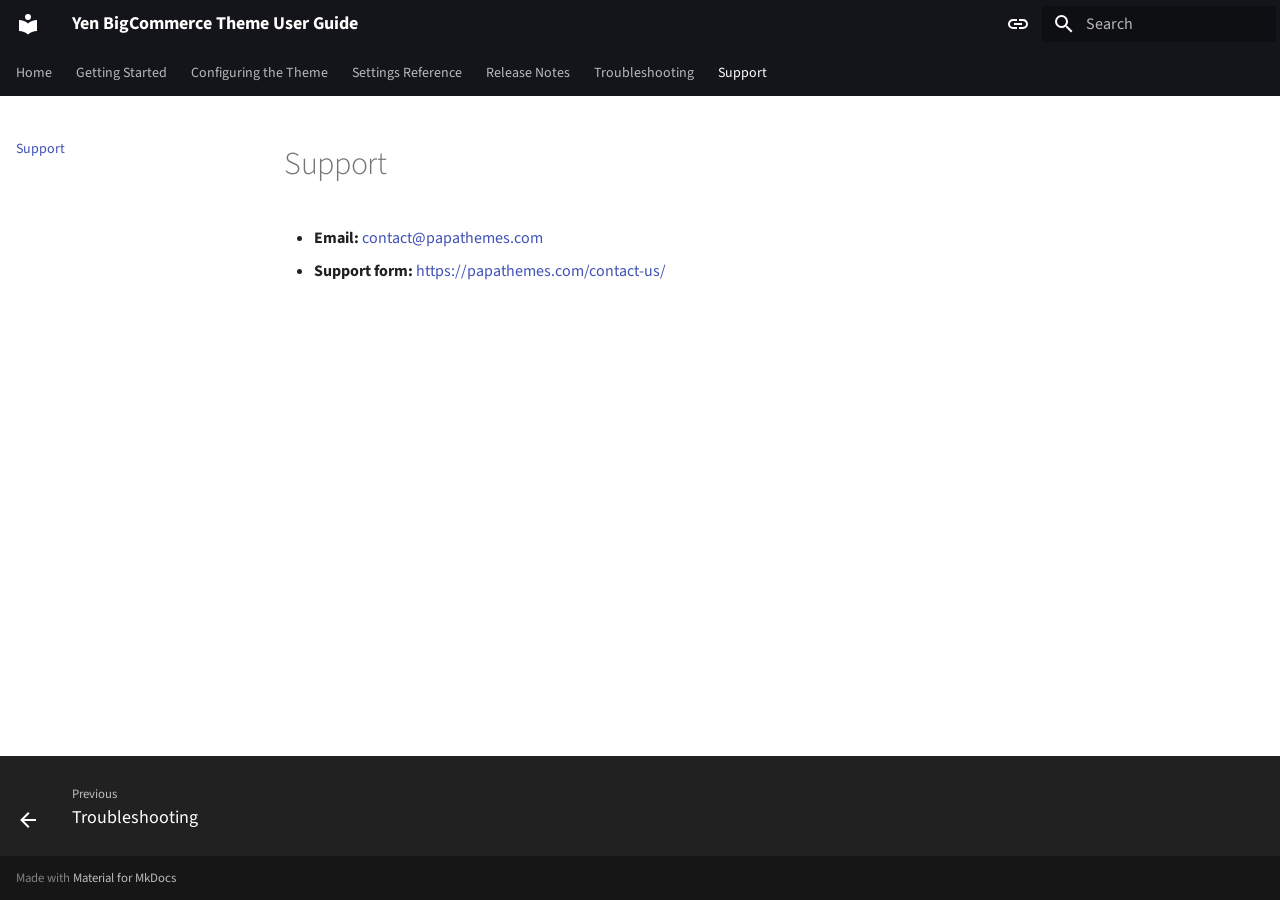
<file: support.html>
<!doctype html>
<html lang="en" class="no-js">
  <head>
    
      <meta charset="utf-8">
      <meta name="viewport" content="width=device-width,initial-scale=1">
      
        <meta name="description" content="Merchant guide for the Yen BigCommerce theme by PapaThemes — install it, pick a variation, configure the Theme Editor, and set up the Lookbook and Page Builder hero.">
      
      
        <meta name="author" content="PapaThemes">
      
      
        <link rel="canonical" href="https://tvlgiao.github.io/bc-yen-docs/support.html">
      
      
        <link rel="prev" href="troubleshooting.html">
      
      
      
        
      
      
      <link rel="icon" href="assets/images/favicon.png">
      <meta name="generator" content="mkdocs-1.6.1, mkdocs-material-9.7.7">
    
    
      
        <title>Support - Yen BigCommerce Theme User Guide</title>
      
    
    
      <link rel="stylesheet" href="assets/stylesheets/main.ec1eaa64.min.css">
      
        
        <link rel="stylesheet" href="assets/stylesheets/palette.ab4e12ef.min.css">
      
      


    
    
      
    
    
      
        
        
        <link rel="preconnect" href="https://fonts.gstatic.com" crossorigin>
        <link rel="stylesheet" href="https://fonts.googleapis.com/css?family=Source+Sans+3:300,300i,400,400i,700,700i%7CIBM+Plex+Mono:400,400i,700,700i&display=fallback">
        <style>:root{--md-text-font:"Source Sans 3";--md-code-font:"IBM Plex Mono"}</style>
      
    
    
      <link rel="stylesheet" href="css/style.css">
    
    <script>__md_scope=new URL(".",location),__md_hash=e=>[...e].reduce(((e,_)=>(e<<5)-e+_.charCodeAt(0)),0),__md_get=(e,_=localStorage,t=__md_scope)=>JSON.parse(_.getItem(t.pathname+"."+e)),__md_set=(e,_,t=localStorage,a=__md_scope)=>{try{t.setItem(a.pathname+"."+e,JSON.stringify(_))}catch(e){}}</script>
    
      

    
    
  </head>
  
  
    
    
      
    
    
    
    
    <body dir="ltr" data-md-color-scheme="default" data-md-color-primary="black" data-md-color-accent="deep-orange">
  
    
    <input class="md-toggle" data-md-toggle="drawer" type="checkbox" id="__drawer" autocomplete="off">
    <input class="md-toggle" data-md-toggle="search" type="checkbox" id="__search" autocomplete="off">
    <label class="md-overlay" for="__drawer"></label>
    <div data-md-component="skip">
      
        
        <a href="#support" class="md-skip">
          Skip to content
        </a>
      
    </div>
    <div data-md-component="announce">
      
    </div>
    
    
      

<header class="md-header" data-md-component="header">
  <nav class="md-header__inner md-grid" aria-label="Header">
    <a href="index.html" title="Yen BigCommerce Theme User Guide" class="md-header__button md-logo" aria-label="Yen BigCommerce Theme User Guide" data-md-component="logo">
      
  
  <svg xmlns="http://www.w3.org/2000/svg" viewBox="0 0 24 24"><path d="M12 8a3 3 0 0 0 3-3 3 3 0 0 0-3-3 3 3 0 0 0-3 3 3 3 0 0 0 3 3m0 3.54C9.64 9.35 6.5 8 3 8v11c3.5 0 6.64 1.35 9 3.54 2.36-2.19 5.5-3.54 9-3.54V8c-3.5 0-6.64 1.35-9 3.54"/></svg>

    </a>
    <label class="md-header__button md-icon" for="__drawer">
      
      <svg xmlns="http://www.w3.org/2000/svg" viewBox="0 0 24 24"><path d="M3 6h18v2H3zm0 5h18v2H3zm0 5h18v2H3z"/></svg>
    </label>
    <div class="md-header__title" data-md-component="header-title">
      <div class="md-header__ellipsis">
        <div class="md-header__topic">
          <span class="md-ellipsis">
            Yen BigCommerce Theme User Guide
          </span>
        </div>
        <div class="md-header__topic" data-md-component="header-topic">
          <span class="md-ellipsis">
            
              Support
            
          </span>
        </div>
      </div>
    </div>
    
      
        <form class="md-header__option" data-md-component="palette">
  
    
    
    
    <input class="md-option" data-md-color-media="(prefers-color-scheme)" data-md-color-scheme="default" data-md-color-primary="black" data-md-color-accent="deep-orange"  aria-label="Switch to light mode"  type="radio" name="__palette" id="__palette_0">
    
      <label class="md-header__button md-icon" title="Switch to light mode" for="__palette_1" hidden>
        <svg xmlns="http://www.w3.org/2000/svg" viewBox="0 0 24 24"><path d="M3.9 12c0-1.71 1.39-3.1 3.1-3.1h4V7H7a5 5 0 0 0-5 5 5 5 0 0 0 5 5h4v-1.9H7c-1.71 0-3.1-1.39-3.1-3.1M8 13h8v-2H8zm9-6h-4v1.9h4c1.71 0 3.1 1.39 3.1 3.1s-1.39 3.1-3.1 3.1h-4V17h4a5 5 0 0 0 5-5 5 5 0 0 0-5-5"/></svg>
      </label>
    
  
    
    
    
    <input class="md-option" data-md-color-media="(prefers-color-scheme: light)" data-md-color-scheme="default" data-md-color-primary="black" data-md-color-accent="deep-orange"  aria-label="Switch to dark mode"  type="radio" name="__palette" id="__palette_1">
    
      <label class="md-header__button md-icon" title="Switch to dark mode" for="__palette_2" hidden>
        <svg xmlns="http://www.w3.org/2000/svg" viewBox="0 0 24 24"><path d="M17 7H7a5 5 0 0 0-5 5 5 5 0 0 0 5 5h10a5 5 0 0 0 5-5 5 5 0 0 0-5-5m0 8a3 3 0 0 1-3-3 3 3 0 0 1 3-3 3 3 0 0 1 3 3 3 3 0 0 1-3 3"/></svg>
      </label>
    
  
    
    
    
    <input class="md-option" data-md-color-media="(prefers-color-scheme: dark)" data-md-color-scheme="slate" data-md-color-primary="black" data-md-color-accent="deep-orange"  aria-label="Switch to system preference"  type="radio" name="__palette" id="__palette_2">
    
      <label class="md-header__button md-icon" title="Switch to system preference" for="__palette_0" hidden>
        <svg xmlns="http://www.w3.org/2000/svg" viewBox="0 0 24 24"><path d="M17 7H7a5 5 0 0 0-5 5 5 5 0 0 0 5 5h10a5 5 0 0 0 5-5 5 5 0 0 0-5-5M7 15a3 3 0 0 1-3-3 3 3 0 0 1 3-3 3 3 0 0 1 3 3 3 3 0 0 1-3 3"/></svg>
      </label>
    
  
</form>
      
    
    
      <script>var palette=__md_get("__palette");if(palette&&palette.color){if("(prefers-color-scheme)"===palette.color.media){var media=matchMedia("(prefers-color-scheme: light)"),input=document.querySelector(media.matches?"[data-md-color-media='(prefers-color-scheme: light)']":"[data-md-color-media='(prefers-color-scheme: dark)']");palette.color.media=input.getAttribute("data-md-color-media"),palette.color.scheme=input.getAttribute("data-md-color-scheme"),palette.color.primary=input.getAttribute("data-md-color-primary"),palette.color.accent=input.getAttribute("data-md-color-accent")}for(var[key,value]of Object.entries(palette.color))document.body.setAttribute("data-md-color-"+key,value)}</script>
    
    
    
      
      
        <label class="md-header__button md-icon" for="__search">
          
          <svg xmlns="http://www.w3.org/2000/svg" viewBox="0 0 24 24"><path d="M9.5 3A6.5 6.5 0 0 1 16 9.5c0 1.61-.59 3.09-1.56 4.23l.27.27h.79l5 5-1.5 1.5-5-5v-.79l-.27-.27A6.52 6.52 0 0 1 9.5 16 6.5 6.5 0 0 1 3 9.5 6.5 6.5 0 0 1 9.5 3m0 2C7 5 5 7 5 9.5S7 14 9.5 14 14 12 14 9.5 12 5 9.5 5"/></svg>
        </label>
        <div class="md-search" data-md-component="search" role="dialog">
  <label class="md-search__overlay" for="__search"></label>
  <div class="md-search__inner" role="search">
    <form class="md-search__form" name="search">
      <input type="text" class="md-search__input" name="query" aria-label="Search" placeholder="Search" autocapitalize="off" autocorrect="off" autocomplete="off" spellcheck="false" data-md-component="search-query" required>
      <label class="md-search__icon md-icon" for="__search">
        
        <svg xmlns="http://www.w3.org/2000/svg" viewBox="0 0 24 24"><path d="M9.5 3A6.5 6.5 0 0 1 16 9.5c0 1.61-.59 3.09-1.56 4.23l.27.27h.79l5 5-1.5 1.5-5-5v-.79l-.27-.27A6.52 6.52 0 0 1 9.5 16 6.5 6.5 0 0 1 3 9.5 6.5 6.5 0 0 1 9.5 3m0 2C7 5 5 7 5 9.5S7 14 9.5 14 14 12 14 9.5 12 5 9.5 5"/></svg>
        
        <svg xmlns="http://www.w3.org/2000/svg" viewBox="0 0 24 24"><path d="M20 11v2H8l5.5 5.5-1.42 1.42L4.16 12l7.92-7.92L13.5 5.5 8 11z"/></svg>
      </label>
      <nav class="md-search__options" aria-label="Search">
        
          <a href="javascript:void(0)" class="md-search__icon md-icon" title="Share" aria-label="Share" data-clipboard data-clipboard-text="" data-md-component="search-share" tabindex="-1">
            
            <svg xmlns="http://www.w3.org/2000/svg" viewBox="0 0 24 24"><path d="M18 16.08c-.76 0-1.44.3-1.96.77L8.91 12.7c.05-.23.09-.46.09-.7s-.04-.47-.09-.7l7.05-4.11c.54.5 1.25.81 2.04.81a3 3 0 0 0 3-3 3 3 0 0 0-3-3 3 3 0 0 0-3 3c0 .24.04.47.09.7L8.04 9.81C7.5 9.31 6.79 9 6 9a3 3 0 0 0-3 3 3 3 0 0 0 3 3c.79 0 1.5-.31 2.04-.81l7.12 4.15c-.05.21-.08.43-.08.66 0 1.61 1.31 2.91 2.92 2.91s2.92-1.3 2.92-2.91A2.92 2.92 0 0 0 18 16.08"/></svg>
          </a>
        
        <button type="reset" class="md-search__icon md-icon" title="Clear" aria-label="Clear" tabindex="-1">
          
          <svg xmlns="http://www.w3.org/2000/svg" viewBox="0 0 24 24"><path d="M19 6.41 17.59 5 12 10.59 6.41 5 5 6.41 10.59 12 5 17.59 6.41 19 12 13.41 17.59 19 19 17.59 13.41 12z"/></svg>
        </button>
      </nav>
      
        <div class="md-search__suggest" data-md-component="search-suggest"></div>
      
    </form>
    <div class="md-search__output">
      <div class="md-search__scrollwrap" tabindex="0" data-md-scrollfix>
        <div class="md-search-result" data-md-component="search-result">
          <div class="md-search-result__meta">
            Initializing search
          </div>
          <ol class="md-search-result__list" role="presentation"></ol>
        </div>
      </div>
    </div>
  </div>
</div>
      
    
    
  </nav>
  
</header>
    
    <div class="md-container" data-md-component="container">
      
      
        
          
            
<nav class="md-tabs" aria-label="Tabs" data-md-component="tabs">
  <div class="md-grid">
    <ul class="md-tabs__list">
      
        
  
  
  
  
    <li class="md-tabs__item">
      <a href="index.html" class="md-tabs__link">
        
  
  
    
  
  Home

      </a>
    </li>
  

      
        
  
  
  
  
    
    
      <li class="md-tabs__item">
        <a href="usage/install.html" class="md-tabs__link">
          
  
  
    
  
  Getting Started

        </a>
      </li>
    
  

      
        
  
  
  
  
    
    
      <li class="md-tabs__item">
        <a href="usage/theme-editor.html" class="md-tabs__link">
          
  
  
    
  
  Configuring the Theme

        </a>
      </li>
    
  

      
        
  
  
  
  
    <li class="md-tabs__item">
      <a href="settings-reference.html" class="md-tabs__link">
        
  
  
    
  
  Settings Reference

      </a>
    </li>
  

      
        
  
  
  
  
    <li class="md-tabs__item">
      <a href="changelog.html" class="md-tabs__link">
        
  
  
    
  
  Release Notes

      </a>
    </li>
  

      
        
  
  
  
  
    <li class="md-tabs__item">
      <a href="troubleshooting.html" class="md-tabs__link">
        
  
  
    
  
  Troubleshooting

      </a>
    </li>
  

      
        
  
  
  
    
  
  
    <li class="md-tabs__item md-tabs__item--active">
      <a href="support.html" class="md-tabs__link">
        
  
  
    
  
  Support

      </a>
    </li>
  

      
    </ul>
  </div>
</nav>
          
        
      
      <main class="md-main" data-md-component="main">
        <div class="md-main__inner md-grid">
          
            
              
              <div class="md-sidebar md-sidebar--primary" data-md-component="sidebar" data-md-type="navigation" >
                <div class="md-sidebar__scrollwrap">
                  <div class="md-sidebar__inner">
                    


  


<nav class="md-nav md-nav--primary md-nav--lifted" aria-label="Navigation" data-md-level="0">
  <label class="md-nav__title" for="__drawer">
    <a href="index.html" title="Yen BigCommerce Theme User Guide" class="md-nav__button md-logo" aria-label="Yen BigCommerce Theme User Guide" data-md-component="logo">
      
  
  <svg xmlns="http://www.w3.org/2000/svg" viewBox="0 0 24 24"><path d="M12 8a3 3 0 0 0 3-3 3 3 0 0 0-3-3 3 3 0 0 0-3 3 3 3 0 0 0 3 3m0 3.54C9.64 9.35 6.5 8 3 8v11c3.5 0 6.64 1.35 9 3.54 2.36-2.19 5.5-3.54 9-3.54V8c-3.5 0-6.64 1.35-9 3.54"/></svg>

    </a>
    Yen BigCommerce Theme User Guide
  </label>
  
  <ul class="md-nav__list" data-md-scrollfix>
    
      
      
  
  
  
  
    <li class="md-nav__item">
      <a href="index.html" class="md-nav__link">
        
  
  
  <span class="md-ellipsis">
    
  
    Home
  

    
  </span>
  
  

      </a>
    </li>
  

    
      
      
  
  
  
  
    
    
      
        
      
        
      
    
    
    
      
      
        
      
    
    
    <li class="md-nav__item md-nav__item--nested">
      
        
        
        <input class="md-nav__toggle md-toggle " type="checkbox" id="__nav_2" >
        
          
          <label class="md-nav__link" for="__nav_2" id="__nav_2_label" tabindex="0">
            
  
  
  <span class="md-ellipsis">
    
  
    Getting Started
  

    
  </span>
  
  

            <span class="md-nav__icon md-icon"></span>
          </label>
        
        <nav class="md-nav" data-md-level="1" aria-labelledby="__nav_2_label" aria-expanded="false">
          <label class="md-nav__title" for="__nav_2">
            <span class="md-nav__icon md-icon"></span>
            
  
    Getting Started
  

          </label>
          <ul class="md-nav__list" data-md-scrollfix>
            
              
                
  
  
  
  
    <li class="md-nav__item">
      <a href="usage/install.html" class="md-nav__link">
        
  
  
  <span class="md-ellipsis">
    
  
    Installing
  

    
  </span>
  
  

      </a>
    </li>
  

              
            
              
                
  
  
  
  
    <li class="md-nav__item">
      <a href="usage/choose-variation.html" class="md-nav__link">
        
  
  
  <span class="md-ellipsis">
    
  
    Choosing a variation
  

    
  </span>
  
  

      </a>
    </li>
  

              
            
          </ul>
        </nav>
      
    </li>
  

    
      
      
  
  
  
  
    
    
      
        
      
        
      
        
      
        
      
    
    
    
      
      
        
      
    
    
    <li class="md-nav__item md-nav__item--nested">
      
        
        
        <input class="md-nav__toggle md-toggle " type="checkbox" id="__nav_3" >
        
          
          <label class="md-nav__link" for="__nav_3" id="__nav_3_label" tabindex="0">
            
  
  
  <span class="md-ellipsis">
    
  
    Configuring the Theme
  

    
  </span>
  
  

            <span class="md-nav__icon md-icon"></span>
          </label>
        
        <nav class="md-nav" data-md-level="1" aria-labelledby="__nav_3_label" aria-expanded="false">
          <label class="md-nav__title" for="__nav_3">
            <span class="md-nav__icon md-icon"></span>
            
  
    Configuring the Theme
  

          </label>
          <ul class="md-nav__list" data-md-scrollfix>
            
              
                
  
  
  
  
    <li class="md-nav__item">
      <a href="usage/theme-editor.html" class="md-nav__link">
        
  
  
  <span class="md-ellipsis">
    
  
    The Theme Editor, section by section
  

    
  </span>
  
  

      </a>
    </li>
  

              
            
              
                
  
  
  
  
    <li class="md-nav__item">
      <a href="usage/lookbook.html" class="md-nav__link">
        
  
  
  <span class="md-ellipsis">
    
  
    The Lookbook
  

    
  </span>
  
  

      </a>
    </li>
  

              
            
              
                
  
  
  
  
    <li class="md-nav__item">
      <a href="usage/page-templates.html" class="md-nav__link">
        
  
  
  <span class="md-ellipsis">
    
  
    The other page templates
  

    
  </span>
  
  

      </a>
    </li>
  

              
            
              
                
  
  
  
  
    <li class="md-nav__item">
      <a href="usage/page-builder.html" class="md-nav__link">
        
  
  
  <span class="md-ellipsis">
    
  
    Page Builder
  

    
  </span>
  
  

      </a>
    </li>
  

              
            
          </ul>
        </nav>
      
    </li>
  

    
      
      
  
  
  
  
    <li class="md-nav__item">
      <a href="settings-reference.html" class="md-nav__link">
        
  
  
  <span class="md-ellipsis">
    
  
    Settings Reference
  

    
  </span>
  
  

      </a>
    </li>
  

    
      
      
  
  
  
  
    <li class="md-nav__item">
      <a href="changelog.html" class="md-nav__link">
        
  
  
  <span class="md-ellipsis">
    
  
    Release Notes
  

    
  </span>
  
  

      </a>
    </li>
  

    
      
      
  
  
  
  
    <li class="md-nav__item">
      <a href="troubleshooting.html" class="md-nav__link">
        
  
  
  <span class="md-ellipsis">
    
  
    Troubleshooting
  

    
  </span>
  
  

      </a>
    </li>
  

    
      
      
  
  
    
  
  
  
    <li class="md-nav__item md-nav__item--active">
      
      <input class="md-nav__toggle md-toggle" type="checkbox" id="__toc">
      
      
        
      
      
      <a href="support.html" class="md-nav__link md-nav__link--active">
        
  
  
  <span class="md-ellipsis">
    
  
    Support
  

    
  </span>
  
  

      </a>
      
    </li>
  

    
  </ul>
</nav>
                  </div>
                </div>
              </div>
            
            
              
              <div class="md-sidebar md-sidebar--secondary" data-md-component="sidebar" data-md-type="toc" >
                <div class="md-sidebar__scrollwrap">
                  <div class="md-sidebar__inner">
                    

<nav class="md-nav md-nav--secondary" aria-label="Table of contents">
  
  
  
    
  
  
</nav>
                  </div>
                </div>
              </div>
            
          
          
            <div class="md-content" data-md-component="content">
              
              <article class="md-content__inner md-typeset">
                
                  



<h1 id="support">Support<a class="headerlink" href="#support" title="Permanent link">&para;</a></h1>
<ul>
<li><strong>Email:</strong> <a href="&#109;&#97;&#105;&#108;&#116;&#111;&#58;&#99;&#111;&#110;&#116;&#97;&#99;&#116;&#64;&#112;&#97;&#112;&#97;&#116;&#104;&#101;&#109;&#101;&#115;&#46;&#99;&#111;&#109;">&#99;&#111;&#110;&#116;&#97;&#99;&#116;&#64;&#112;&#97;&#112;&#97;&#116;&#104;&#101;&#109;&#101;&#115;&#46;&#99;&#111;&#109;</a></li>
<li><strong>Support form:</strong> <a href="https://papathemes.com/contact-us/">https://papathemes.com/contact-us/</a></li>
</ul>












                
              </article>
            </div>
          
          
<script>var target=document.getElementById(location.hash.slice(1));target&&target.name&&(target.checked=target.name.startsWith("__tabbed_"))</script>
        </div>
        
          <button type="button" class="md-top md-icon" data-md-component="top" hidden>
  
  <svg xmlns="http://www.w3.org/2000/svg" viewBox="0 0 24 24"><path d="M13 20h-2V8l-5.5 5.5-1.42-1.42L12 4.16l7.92 7.92-1.42 1.42L13 8z"/></svg>
  Back to top
</button>
        
      </main>
      
        <footer class="md-footer">
  
    
      
      <nav class="md-footer__inner md-grid" aria-label="Footer" >
        
          
          <a href="troubleshooting.html" class="md-footer__link md-footer__link--prev" aria-label="Previous: Troubleshooting">
            <div class="md-footer__button md-icon">
              
              <svg xmlns="http://www.w3.org/2000/svg" viewBox="0 0 24 24"><path d="M20 11v2H8l5.5 5.5-1.42 1.42L4.16 12l7.92-7.92L13.5 5.5 8 11z"/></svg>
            </div>
            <div class="md-footer__title">
              <span class="md-footer__direction">
                Previous
              </span>
              <div class="md-ellipsis">
                Troubleshooting
              </div>
            </div>
          </a>
        
        
      </nav>
    
  
  <div class="md-footer-meta md-typeset">
    <div class="md-footer-meta__inner md-grid">
      <div class="md-copyright">
  
  
    Made with
    <a href="https://squidfunk.github.io/mkdocs-material/" target="_blank" rel="noopener">
      Material for MkDocs
    </a>
  
</div>
      
    </div>
  </div>
</footer>
      
    </div>
    <div class="md-dialog" data-md-component="dialog">
      <div class="md-dialog__inner md-typeset"></div>
    </div>
    
    
    
      
      
      <script id="__config" type="application/json">{"annotate": null, "base": ".", "features": ["announce.dismiss", "content.code.annotate", "content.code.copy", "content.tooltips", "navigation.footer", "navigation.indexes", "navigation.sections", "navigation.tabs", "navigation.top", "navigation.tracking", "search.highlight", "search.share", "search.suggest", "toc.follow"], "search": "assets/javascripts/workers/search.2c215733.min.js", "tags": null, "translations": {"clipboard.copied": "Copied to clipboard", "clipboard.copy": "Copy to clipboard", "search.result.more.one": "1 more on this page", "search.result.more.other": "# more on this page", "search.result.none": "No matching documents", "search.result.one": "1 matching document", "search.result.other": "# matching documents", "search.result.placeholder": "Type to start searching", "search.result.term.missing": "Missing", "select.version": "Select version"}, "version": null}</script>
    
    
  
      <script src="assets/javascripts/bundle.d7400e89.min.js"></script>
      
    
  <script src="https://bc-tools.papathemes.com/embed/chatbot.js" async></script>

  </body>
</html>
</file>
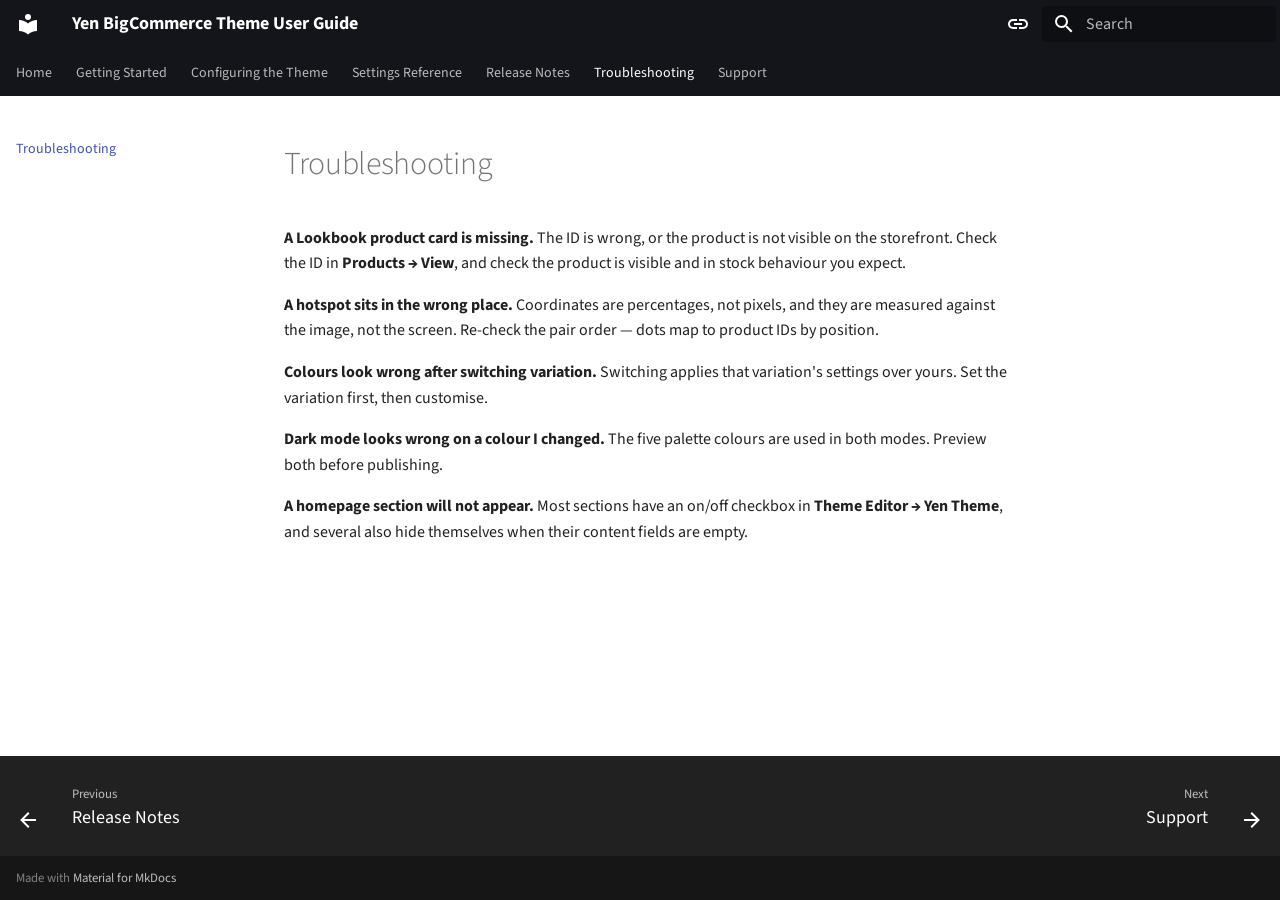
<file: troubleshooting.html>
<!doctype html>
<html lang="en" class="no-js">
  <head>
    
      <meta charset="utf-8">
      <meta name="viewport" content="width=device-width,initial-scale=1">
      
        <meta name="description" content="Merchant guide for the Yen BigCommerce theme by PapaThemes — install it, pick a variation, configure the Theme Editor, and set up the Lookbook and Page Builder hero.">
      
      
        <meta name="author" content="PapaThemes">
      
      
        <link rel="canonical" href="https://tvlgiao.github.io/bc-yen-docs/troubleshooting.html">
      
      
        <link rel="prev" href="changelog.html">
      
      
        <link rel="next" href="support.html">
      
      
        
      
      
      <link rel="icon" href="assets/images/favicon.png">
      <meta name="generator" content="mkdocs-1.6.1, mkdocs-material-9.7.7">
    
    
      
        <title>Troubleshooting - Yen BigCommerce Theme User Guide</title>
      
    
    
      <link rel="stylesheet" href="assets/stylesheets/main.ec1eaa64.min.css">
      
        
        <link rel="stylesheet" href="assets/stylesheets/palette.ab4e12ef.min.css">
      
      


    
    
      
    
    
      
        
        
        <link rel="preconnect" href="https://fonts.gstatic.com" crossorigin>
        <link rel="stylesheet" href="https://fonts.googleapis.com/css?family=Source+Sans+3:300,300i,400,400i,700,700i%7CIBM+Plex+Mono:400,400i,700,700i&display=fallback">
        <style>:root{--md-text-font:"Source Sans 3";--md-code-font:"IBM Plex Mono"}</style>
      
    
    
      <link rel="stylesheet" href="css/style.css">
    
    <script>__md_scope=new URL(".",location),__md_hash=e=>[...e].reduce(((e,_)=>(e<<5)-e+_.charCodeAt(0)),0),__md_get=(e,_=localStorage,t=__md_scope)=>JSON.parse(_.getItem(t.pathname+"."+e)),__md_set=(e,_,t=localStorage,a=__md_scope)=>{try{t.setItem(a.pathname+"."+e,JSON.stringify(_))}catch(e){}}</script>
    
      

    
    
  </head>
  
  
    
    
      
    
    
    
    
    <body dir="ltr" data-md-color-scheme="default" data-md-color-primary="black" data-md-color-accent="deep-orange">
  
    
    <input class="md-toggle" data-md-toggle="drawer" type="checkbox" id="__drawer" autocomplete="off">
    <input class="md-toggle" data-md-toggle="search" type="checkbox" id="__search" autocomplete="off">
    <label class="md-overlay" for="__drawer"></label>
    <div data-md-component="skip">
      
        
        <a href="#troubleshooting" class="md-skip">
          Skip to content
        </a>
      
    </div>
    <div data-md-component="announce">
      
    </div>
    
    
      

<header class="md-header" data-md-component="header">
  <nav class="md-header__inner md-grid" aria-label="Header">
    <a href="index.html" title="Yen BigCommerce Theme User Guide" class="md-header__button md-logo" aria-label="Yen BigCommerce Theme User Guide" data-md-component="logo">
      
  
  <svg xmlns="http://www.w3.org/2000/svg" viewBox="0 0 24 24"><path d="M12 8a3 3 0 0 0 3-3 3 3 0 0 0-3-3 3 3 0 0 0-3 3 3 3 0 0 0 3 3m0 3.54C9.64 9.35 6.5 8 3 8v11c3.5 0 6.64 1.35 9 3.54 2.36-2.19 5.5-3.54 9-3.54V8c-3.5 0-6.64 1.35-9 3.54"/></svg>

    </a>
    <label class="md-header__button md-icon" for="__drawer">
      
      <svg xmlns="http://www.w3.org/2000/svg" viewBox="0 0 24 24"><path d="M3 6h18v2H3zm0 5h18v2H3zm0 5h18v2H3z"/></svg>
    </label>
    <div class="md-header__title" data-md-component="header-title">
      <div class="md-header__ellipsis">
        <div class="md-header__topic">
          <span class="md-ellipsis">
            Yen BigCommerce Theme User Guide
          </span>
        </div>
        <div class="md-header__topic" data-md-component="header-topic">
          <span class="md-ellipsis">
            
              Troubleshooting
            
          </span>
        </div>
      </div>
    </div>
    
      
        <form class="md-header__option" data-md-component="palette">
  
    
    
    
    <input class="md-option" data-md-color-media="(prefers-color-scheme)" data-md-color-scheme="default" data-md-color-primary="black" data-md-color-accent="deep-orange"  aria-label="Switch to light mode"  type="radio" name="__palette" id="__palette_0">
    
      <label class="md-header__button md-icon" title="Switch to light mode" for="__palette_1" hidden>
        <svg xmlns="http://www.w3.org/2000/svg" viewBox="0 0 24 24"><path d="M3.9 12c0-1.71 1.39-3.1 3.1-3.1h4V7H7a5 5 0 0 0-5 5 5 5 0 0 0 5 5h4v-1.9H7c-1.71 0-3.1-1.39-3.1-3.1M8 13h8v-2H8zm9-6h-4v1.9h4c1.71 0 3.1 1.39 3.1 3.1s-1.39 3.1-3.1 3.1h-4V17h4a5 5 0 0 0 5-5 5 5 0 0 0-5-5"/></svg>
      </label>
    
  
    
    
    
    <input class="md-option" data-md-color-media="(prefers-color-scheme: light)" data-md-color-scheme="default" data-md-color-primary="black" data-md-color-accent="deep-orange"  aria-label="Switch to dark mode"  type="radio" name="__palette" id="__palette_1">
    
      <label class="md-header__button md-icon" title="Switch to dark mode" for="__palette_2" hidden>
        <svg xmlns="http://www.w3.org/2000/svg" viewBox="0 0 24 24"><path d="M17 7H7a5 5 0 0 0-5 5 5 5 0 0 0 5 5h10a5 5 0 0 0 5-5 5 5 0 0 0-5-5m0 8a3 3 0 0 1-3-3 3 3 0 0 1 3-3 3 3 0 0 1 3 3 3 3 0 0 1-3 3"/></svg>
      </label>
    
  
    
    
    
    <input class="md-option" data-md-color-media="(prefers-color-scheme: dark)" data-md-color-scheme="slate" data-md-color-primary="black" data-md-color-accent="deep-orange"  aria-label="Switch to system preference"  type="radio" name="__palette" id="__palette_2">
    
      <label class="md-header__button md-icon" title="Switch to system preference" for="__palette_0" hidden>
        <svg xmlns="http://www.w3.org/2000/svg" viewBox="0 0 24 24"><path d="M17 7H7a5 5 0 0 0-5 5 5 5 0 0 0 5 5h10a5 5 0 0 0 5-5 5 5 0 0 0-5-5M7 15a3 3 0 0 1-3-3 3 3 0 0 1 3-3 3 3 0 0 1 3 3 3 3 0 0 1-3 3"/></svg>
      </label>
    
  
</form>
      
    
    
      <script>var palette=__md_get("__palette");if(palette&&palette.color){if("(prefers-color-scheme)"===palette.color.media){var media=matchMedia("(prefers-color-scheme: light)"),input=document.querySelector(media.matches?"[data-md-color-media='(prefers-color-scheme: light)']":"[data-md-color-media='(prefers-color-scheme: dark)']");palette.color.media=input.getAttribute("data-md-color-media"),palette.color.scheme=input.getAttribute("data-md-color-scheme"),palette.color.primary=input.getAttribute("data-md-color-primary"),palette.color.accent=input.getAttribute("data-md-color-accent")}for(var[key,value]of Object.entries(palette.color))document.body.setAttribute("data-md-color-"+key,value)}</script>
    
    
    
      
      
        <label class="md-header__button md-icon" for="__search">
          
          <svg xmlns="http://www.w3.org/2000/svg" viewBox="0 0 24 24"><path d="M9.5 3A6.5 6.5 0 0 1 16 9.5c0 1.61-.59 3.09-1.56 4.23l.27.27h.79l5 5-1.5 1.5-5-5v-.79l-.27-.27A6.52 6.52 0 0 1 9.5 16 6.5 6.5 0 0 1 3 9.5 6.5 6.5 0 0 1 9.5 3m0 2C7 5 5 7 5 9.5S7 14 9.5 14 14 12 14 9.5 12 5 9.5 5"/></svg>
        </label>
        <div class="md-search" data-md-component="search" role="dialog">
  <label class="md-search__overlay" for="__search"></label>
  <div class="md-search__inner" role="search">
    <form class="md-search__form" name="search">
      <input type="text" class="md-search__input" name="query" aria-label="Search" placeholder="Search" autocapitalize="off" autocorrect="off" autocomplete="off" spellcheck="false" data-md-component="search-query" required>
      <label class="md-search__icon md-icon" for="__search">
        
        <svg xmlns="http://www.w3.org/2000/svg" viewBox="0 0 24 24"><path d="M9.5 3A6.5 6.5 0 0 1 16 9.5c0 1.61-.59 3.09-1.56 4.23l.27.27h.79l5 5-1.5 1.5-5-5v-.79l-.27-.27A6.52 6.52 0 0 1 9.5 16 6.5 6.5 0 0 1 3 9.5 6.5 6.5 0 0 1 9.5 3m0 2C7 5 5 7 5 9.5S7 14 9.5 14 14 12 14 9.5 12 5 9.5 5"/></svg>
        
        <svg xmlns="http://www.w3.org/2000/svg" viewBox="0 0 24 24"><path d="M20 11v2H8l5.5 5.5-1.42 1.42L4.16 12l7.92-7.92L13.5 5.5 8 11z"/></svg>
      </label>
      <nav class="md-search__options" aria-label="Search">
        
          <a href="javascript:void(0)" class="md-search__icon md-icon" title="Share" aria-label="Share" data-clipboard data-clipboard-text="" data-md-component="search-share" tabindex="-1">
            
            <svg xmlns="http://www.w3.org/2000/svg" viewBox="0 0 24 24"><path d="M18 16.08c-.76 0-1.44.3-1.96.77L8.91 12.7c.05-.23.09-.46.09-.7s-.04-.47-.09-.7l7.05-4.11c.54.5 1.25.81 2.04.81a3 3 0 0 0 3-3 3 3 0 0 0-3-3 3 3 0 0 0-3 3c0 .24.04.47.09.7L8.04 9.81C7.5 9.31 6.79 9 6 9a3 3 0 0 0-3 3 3 3 0 0 0 3 3c.79 0 1.5-.31 2.04-.81l7.12 4.15c-.05.21-.08.43-.08.66 0 1.61 1.31 2.91 2.92 2.91s2.92-1.3 2.92-2.91A2.92 2.92 0 0 0 18 16.08"/></svg>
          </a>
        
        <button type="reset" class="md-search__icon md-icon" title="Clear" aria-label="Clear" tabindex="-1">
          
          <svg xmlns="http://www.w3.org/2000/svg" viewBox="0 0 24 24"><path d="M19 6.41 17.59 5 12 10.59 6.41 5 5 6.41 10.59 12 5 17.59 6.41 19 12 13.41 17.59 19 19 17.59 13.41 12z"/></svg>
        </button>
      </nav>
      
        <div class="md-search__suggest" data-md-component="search-suggest"></div>
      
    </form>
    <div class="md-search__output">
      <div class="md-search__scrollwrap" tabindex="0" data-md-scrollfix>
        <div class="md-search-result" data-md-component="search-result">
          <div class="md-search-result__meta">
            Initializing search
          </div>
          <ol class="md-search-result__list" role="presentation"></ol>
        </div>
      </div>
    </div>
  </div>
</div>
      
    
    
  </nav>
  
</header>
    
    <div class="md-container" data-md-component="container">
      
      
        
          
            
<nav class="md-tabs" aria-label="Tabs" data-md-component="tabs">
  <div class="md-grid">
    <ul class="md-tabs__list">
      
        
  
  
  
  
    <li class="md-tabs__item">
      <a href="index.html" class="md-tabs__link">
        
  
  
    
  
  Home

      </a>
    </li>
  

      
        
  
  
  
  
    
    
      <li class="md-tabs__item">
        <a href="usage/install.html" class="md-tabs__link">
          
  
  
    
  
  Getting Started

        </a>
      </li>
    
  

      
        
  
  
  
  
    
    
      <li class="md-tabs__item">
        <a href="usage/theme-editor.html" class="md-tabs__link">
          
  
  
    
  
  Configuring the Theme

        </a>
      </li>
    
  

      
        
  
  
  
  
    <li class="md-tabs__item">
      <a href="settings-reference.html" class="md-tabs__link">
        
  
  
    
  
  Settings Reference

      </a>
    </li>
  

      
        
  
  
  
  
    <li class="md-tabs__item">
      <a href="changelog.html" class="md-tabs__link">
        
  
  
    
  
  Release Notes

      </a>
    </li>
  

      
        
  
  
  
    
  
  
    <li class="md-tabs__item md-tabs__item--active">
      <a href="troubleshooting.html" class="md-tabs__link">
        
  
  
    
  
  Troubleshooting

      </a>
    </li>
  

      
        
  
  
  
  
    <li class="md-tabs__item">
      <a href="support.html" class="md-tabs__link">
        
  
  
    
  
  Support

      </a>
    </li>
  

      
    </ul>
  </div>
</nav>
          
        
      
      <main class="md-main" data-md-component="main">
        <div class="md-main__inner md-grid">
          
            
              
              <div class="md-sidebar md-sidebar--primary" data-md-component="sidebar" data-md-type="navigation" >
                <div class="md-sidebar__scrollwrap">
                  <div class="md-sidebar__inner">
                    


  


<nav class="md-nav md-nav--primary md-nav--lifted" aria-label="Navigation" data-md-level="0">
  <label class="md-nav__title" for="__drawer">
    <a href="index.html" title="Yen BigCommerce Theme User Guide" class="md-nav__button md-logo" aria-label="Yen BigCommerce Theme User Guide" data-md-component="logo">
      
  
  <svg xmlns="http://www.w3.org/2000/svg" viewBox="0 0 24 24"><path d="M12 8a3 3 0 0 0 3-3 3 3 0 0 0-3-3 3 3 0 0 0-3 3 3 3 0 0 0 3 3m0 3.54C9.64 9.35 6.5 8 3 8v11c3.5 0 6.64 1.35 9 3.54 2.36-2.19 5.5-3.54 9-3.54V8c-3.5 0-6.64 1.35-9 3.54"/></svg>

    </a>
    Yen BigCommerce Theme User Guide
  </label>
  
  <ul class="md-nav__list" data-md-scrollfix>
    
      
      
  
  
  
  
    <li class="md-nav__item">
      <a href="index.html" class="md-nav__link">
        
  
  
  <span class="md-ellipsis">
    
  
    Home
  

    
  </span>
  
  

      </a>
    </li>
  

    
      
      
  
  
  
  
    
    
      
        
      
        
      
    
    
    
      
      
        
      
    
    
    <li class="md-nav__item md-nav__item--nested">
      
        
        
        <input class="md-nav__toggle md-toggle " type="checkbox" id="__nav_2" >
        
          
          <label class="md-nav__link" for="__nav_2" id="__nav_2_label" tabindex="0">
            
  
  
  <span class="md-ellipsis">
    
  
    Getting Started
  

    
  </span>
  
  

            <span class="md-nav__icon md-icon"></span>
          </label>
        
        <nav class="md-nav" data-md-level="1" aria-labelledby="__nav_2_label" aria-expanded="false">
          <label class="md-nav__title" for="__nav_2">
            <span class="md-nav__icon md-icon"></span>
            
  
    Getting Started
  

          </label>
          <ul class="md-nav__list" data-md-scrollfix>
            
              
                
  
  
  
  
    <li class="md-nav__item">
      <a href="usage/install.html" class="md-nav__link">
        
  
  
  <span class="md-ellipsis">
    
  
    Installing
  

    
  </span>
  
  

      </a>
    </li>
  

              
            
              
                
  
  
  
  
    <li class="md-nav__item">
      <a href="usage/choose-variation.html" class="md-nav__link">
        
  
  
  <span class="md-ellipsis">
    
  
    Choosing a variation
  

    
  </span>
  
  

      </a>
    </li>
  

              
            
          </ul>
        </nav>
      
    </li>
  

    
      
      
  
  
  
  
    
    
      
        
      
        
      
        
      
        
      
    
    
    
      
      
        
      
    
    
    <li class="md-nav__item md-nav__item--nested">
      
        
        
        <input class="md-nav__toggle md-toggle " type="checkbox" id="__nav_3" >
        
          
          <label class="md-nav__link" for="__nav_3" id="__nav_3_label" tabindex="0">
            
  
  
  <span class="md-ellipsis">
    
  
    Configuring the Theme
  

    
  </span>
  
  

            <span class="md-nav__icon md-icon"></span>
          </label>
        
        <nav class="md-nav" data-md-level="1" aria-labelledby="__nav_3_label" aria-expanded="false">
          <label class="md-nav__title" for="__nav_3">
            <span class="md-nav__icon md-icon"></span>
            
  
    Configuring the Theme
  

          </label>
          <ul class="md-nav__list" data-md-scrollfix>
            
              
                
  
  
  
  
    <li class="md-nav__item">
      <a href="usage/theme-editor.html" class="md-nav__link">
        
  
  
  <span class="md-ellipsis">
    
  
    The Theme Editor, section by section
  

    
  </span>
  
  

      </a>
    </li>
  

              
            
              
                
  
  
  
  
    <li class="md-nav__item">
      <a href="usage/lookbook.html" class="md-nav__link">
        
  
  
  <span class="md-ellipsis">
    
  
    The Lookbook
  

    
  </span>
  
  

      </a>
    </li>
  

              
            
              
                
  
  
  
  
    <li class="md-nav__item">
      <a href="usage/page-templates.html" class="md-nav__link">
        
  
  
  <span class="md-ellipsis">
    
  
    The other page templates
  

    
  </span>
  
  

      </a>
    </li>
  

              
            
              
                
  
  
  
  
    <li class="md-nav__item">
      <a href="usage/page-builder.html" class="md-nav__link">
        
  
  
  <span class="md-ellipsis">
    
  
    Page Builder
  

    
  </span>
  
  

      </a>
    </li>
  

              
            
          </ul>
        </nav>
      
    </li>
  

    
      
      
  
  
  
  
    <li class="md-nav__item">
      <a href="settings-reference.html" class="md-nav__link">
        
  
  
  <span class="md-ellipsis">
    
  
    Settings Reference
  

    
  </span>
  
  

      </a>
    </li>
  

    
      
      
  
  
  
  
    <li class="md-nav__item">
      <a href="changelog.html" class="md-nav__link">
        
  
  
  <span class="md-ellipsis">
    
  
    Release Notes
  

    
  </span>
  
  

      </a>
    </li>
  

    
      
      
  
  
    
  
  
  
    <li class="md-nav__item md-nav__item--active">
      
      <input class="md-nav__toggle md-toggle" type="checkbox" id="__toc">
      
      
        
      
      
      <a href="troubleshooting.html" class="md-nav__link md-nav__link--active">
        
  
  
  <span class="md-ellipsis">
    
  
    Troubleshooting
  

    
  </span>
  
  

      </a>
      
    </li>
  

    
      
      
  
  
  
  
    <li class="md-nav__item">
      <a href="support.html" class="md-nav__link">
        
  
  
  <span class="md-ellipsis">
    
  
    Support
  

    
  </span>
  
  

      </a>
    </li>
  

    
  </ul>
</nav>
                  </div>
                </div>
              </div>
            
            
              
              <div class="md-sidebar md-sidebar--secondary" data-md-component="sidebar" data-md-type="toc" >
                <div class="md-sidebar__scrollwrap">
                  <div class="md-sidebar__inner">
                    

<nav class="md-nav md-nav--secondary" aria-label="Table of contents">
  
  
  
    
  
  
</nav>
                  </div>
                </div>
              </div>
            
          
          
            <div class="md-content" data-md-component="content">
              
              <article class="md-content__inner md-typeset">
                
                  



<h1 id="troubleshooting">Troubleshooting<a class="headerlink" href="#troubleshooting" title="Permanent link">&para;</a></h1>
<p><strong>A Lookbook product card is missing.</strong> The ID is wrong, or the product is not visible on
the storefront. Check the ID in <strong>Products → View</strong>, and check the product is visible and
in stock behaviour you expect.</p>
<p><strong>A hotspot sits in the wrong place.</strong> Coordinates are percentages, not pixels, and they
are measured against the image, not the screen. Re-check the pair order — dots map to
product IDs by position.</p>
<p><strong>Colours look wrong after switching variation.</strong> Switching applies that variation's
settings over yours. Set the variation first, then customise.</p>
<p><strong>Dark mode looks wrong on a colour I changed.</strong> The five palette colours are used in both
modes. Preview both before publishing.</p>
<p><strong>A homepage section will not appear.</strong> Most sections have an on/off checkbox in
<strong>Theme Editor → Yen Theme</strong>, and several also hide themselves when their content fields
are empty.</p>












                
              </article>
            </div>
          
          
<script>var target=document.getElementById(location.hash.slice(1));target&&target.name&&(target.checked=target.name.startsWith("__tabbed_"))</script>
        </div>
        
          <button type="button" class="md-top md-icon" data-md-component="top" hidden>
  
  <svg xmlns="http://www.w3.org/2000/svg" viewBox="0 0 24 24"><path d="M13 20h-2V8l-5.5 5.5-1.42-1.42L12 4.16l7.92 7.92-1.42 1.42L13 8z"/></svg>
  Back to top
</button>
        
      </main>
      
        <footer class="md-footer">
  
    
      
      <nav class="md-footer__inner md-grid" aria-label="Footer" >
        
          
          <a href="changelog.html" class="md-footer__link md-footer__link--prev" aria-label="Previous: Release Notes">
            <div class="md-footer__button md-icon">
              
              <svg xmlns="http://www.w3.org/2000/svg" viewBox="0 0 24 24"><path d="M20 11v2H8l5.5 5.5-1.42 1.42L4.16 12l7.92-7.92L13.5 5.5 8 11z"/></svg>
            </div>
            <div class="md-footer__title">
              <span class="md-footer__direction">
                Previous
              </span>
              <div class="md-ellipsis">
                Release Notes
              </div>
            </div>
          </a>
        
        
          
          <a href="support.html" class="md-footer__link md-footer__link--next" aria-label="Next: Support">
            <div class="md-footer__title">
              <span class="md-footer__direction">
                Next
              </span>
              <div class="md-ellipsis">
                Support
              </div>
            </div>
            <div class="md-footer__button md-icon">
              
              <svg xmlns="http://www.w3.org/2000/svg" viewBox="0 0 24 24"><path d="M4 11v2h12l-5.5 5.5 1.42 1.42L19.84 12l-7.92-7.92L10.5 5.5 16 11z"/></svg>
            </div>
          </a>
        
      </nav>
    
  
  <div class="md-footer-meta md-typeset">
    <div class="md-footer-meta__inner md-grid">
      <div class="md-copyright">
  
  
    Made with
    <a href="https://squidfunk.github.io/mkdocs-material/" target="_blank" rel="noopener">
      Material for MkDocs
    </a>
  
</div>
      
    </div>
  </div>
</footer>
      
    </div>
    <div class="md-dialog" data-md-component="dialog">
      <div class="md-dialog__inner md-typeset"></div>
    </div>
    
    
    
      
      
      <script id="__config" type="application/json">{"annotate": null, "base": ".", "features": ["announce.dismiss", "content.code.annotate", "content.code.copy", "content.tooltips", "navigation.footer", "navigation.indexes", "navigation.sections", "navigation.tabs", "navigation.top", "navigation.tracking", "search.highlight", "search.share", "search.suggest", "toc.follow"], "search": "assets/javascripts/workers/search.2c215733.min.js", "tags": null, "translations": {"clipboard.copied": "Copied to clipboard", "clipboard.copy": "Copy to clipboard", "search.result.more.one": "1 more on this page", "search.result.more.other": "# more on this page", "search.result.none": "No matching documents", "search.result.one": "1 matching document", "search.result.other": "# matching documents", "search.result.placeholder": "Type to start searching", "search.result.term.missing": "Missing", "select.version": "Select version"}, "version": null}</script>
    
    
  
      <script src="assets/javascripts/bundle.d7400e89.min.js"></script>
      
    
  <script src="https://bc-tools.papathemes.com/embed/chatbot.js" async></script>

  </body>
</html>
</file>
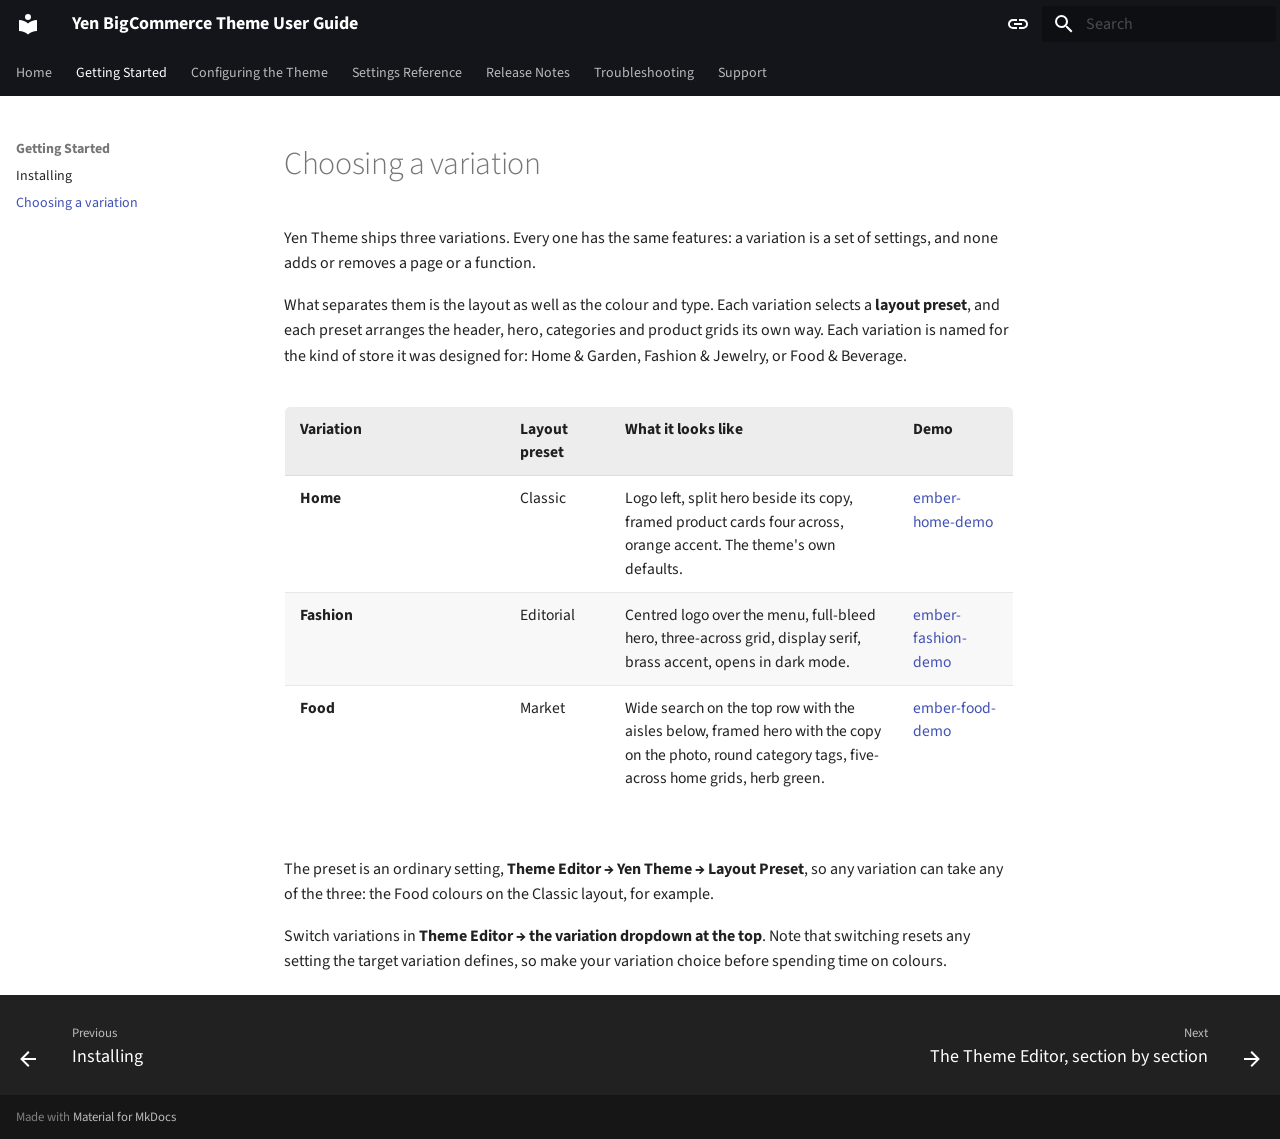
<file: usage/choose-variation.html>
<!doctype html>
<html lang="en" class="no-js">
  <head>
    
      <meta charset="utf-8">
      <meta name="viewport" content="width=device-width,initial-scale=1">
      
        <meta name="description" content="Merchant guide for the Yen BigCommerce theme by PapaThemes — install it, pick a variation, configure the Theme Editor, and set up the Lookbook and Page Builder hero.">
      
      
        <meta name="author" content="PapaThemes">
      
      
        <link rel="canonical" href="https://tvlgiao.github.io/bc-yen-docs/usage/choose-variation.html">
      
      
        <link rel="prev" href="install.html">
      
      
        <link rel="next" href="theme-editor.html">
      
      
        
      
      
      <link rel="icon" href="../assets/images/favicon.png">
      <meta name="generator" content="mkdocs-1.6.1, mkdocs-material-9.7.7">
    
    
      
        <title>Choosing a variation - Yen BigCommerce Theme User Guide</title>
      
    
    
      <link rel="stylesheet" href="../assets/stylesheets/main.ec1eaa64.min.css">
      
        
        <link rel="stylesheet" href="../assets/stylesheets/palette.ab4e12ef.min.css">
      
      


    
    
      
    
    
      
        
        
        <link rel="preconnect" href="https://fonts.gstatic.com" crossorigin>
        <link rel="stylesheet" href="https://fonts.googleapis.com/css?family=Source+Sans+3:300,300i,400,400i,700,700i%7CIBM+Plex+Mono:400,400i,700,700i&display=fallback">
        <style>:root{--md-text-font:"Source Sans 3";--md-code-font:"IBM Plex Mono"}</style>
      
    
    
      <link rel="stylesheet" href="../css/style.css">
    
    <script>__md_scope=new URL("..",location),__md_hash=e=>[...e].reduce(((e,_)=>(e<<5)-e+_.charCodeAt(0)),0),__md_get=(e,_=localStorage,t=__md_scope)=>JSON.parse(_.getItem(t.pathname+"."+e)),__md_set=(e,_,t=localStorage,a=__md_scope)=>{try{t.setItem(a.pathname+"."+e,JSON.stringify(_))}catch(e){}}</script>
    
      

    
    
  </head>
  
  
    
    
      
    
    
    
    
    <body dir="ltr" data-md-color-scheme="default" data-md-color-primary="black" data-md-color-accent="deep-orange">
  
    
    <input class="md-toggle" data-md-toggle="drawer" type="checkbox" id="__drawer" autocomplete="off">
    <input class="md-toggle" data-md-toggle="search" type="checkbox" id="__search" autocomplete="off">
    <label class="md-overlay" for="__drawer"></label>
    <div data-md-component="skip">
      
        
        <a href="#choosing-a-variation" class="md-skip">
          Skip to content
        </a>
      
    </div>
    <div data-md-component="announce">
      
    </div>
    
    
      

<header class="md-header" data-md-component="header">
  <nav class="md-header__inner md-grid" aria-label="Header">
    <a href="../index.html" title="Yen BigCommerce Theme User Guide" class="md-header__button md-logo" aria-label="Yen BigCommerce Theme User Guide" data-md-component="logo">
      
  
  <svg xmlns="http://www.w3.org/2000/svg" viewBox="0 0 24 24"><path d="M12 8a3 3 0 0 0 3-3 3 3 0 0 0-3-3 3 3 0 0 0-3 3 3 3 0 0 0 3 3m0 3.54C9.64 9.35 6.5 8 3 8v11c3.5 0 6.64 1.35 9 3.54 2.36-2.19 5.5-3.54 9-3.54V8c-3.5 0-6.64 1.35-9 3.54"/></svg>

    </a>
    <label class="md-header__button md-icon" for="__drawer">
      
      <svg xmlns="http://www.w3.org/2000/svg" viewBox="0 0 24 24"><path d="M3 6h18v2H3zm0 5h18v2H3zm0 5h18v2H3z"/></svg>
    </label>
    <div class="md-header__title" data-md-component="header-title">
      <div class="md-header__ellipsis">
        <div class="md-header__topic">
          <span class="md-ellipsis">
            Yen BigCommerce Theme User Guide
          </span>
        </div>
        <div class="md-header__topic" data-md-component="header-topic">
          <span class="md-ellipsis">
            
              Choosing a variation
            
          </span>
        </div>
      </div>
    </div>
    
      
        <form class="md-header__option" data-md-component="palette">
  
    
    
    
    <input class="md-option" data-md-color-media="(prefers-color-scheme)" data-md-color-scheme="default" data-md-color-primary="black" data-md-color-accent="deep-orange"  aria-label="Switch to light mode"  type="radio" name="__palette" id="__palette_0">
    
      <label class="md-header__button md-icon" title="Switch to light mode" for="__palette_1" hidden>
        <svg xmlns="http://www.w3.org/2000/svg" viewBox="0 0 24 24"><path d="M3.9 12c0-1.71 1.39-3.1 3.1-3.1h4V7H7a5 5 0 0 0-5 5 5 5 0 0 0 5 5h4v-1.9H7c-1.71 0-3.1-1.39-3.1-3.1M8 13h8v-2H8zm9-6h-4v1.9h4c1.71 0 3.1 1.39 3.1 3.1s-1.39 3.1-3.1 3.1h-4V17h4a5 5 0 0 0 5-5 5 5 0 0 0-5-5"/></svg>
      </label>
    
  
    
    
    
    <input class="md-option" data-md-color-media="(prefers-color-scheme: light)" data-md-color-scheme="default" data-md-color-primary="black" data-md-color-accent="deep-orange"  aria-label="Switch to dark mode"  type="radio" name="__palette" id="__palette_1">
    
      <label class="md-header__button md-icon" title="Switch to dark mode" for="__palette_2" hidden>
        <svg xmlns="http://www.w3.org/2000/svg" viewBox="0 0 24 24"><path d="M17 7H7a5 5 0 0 0-5 5 5 5 0 0 0 5 5h10a5 5 0 0 0 5-5 5 5 0 0 0-5-5m0 8a3 3 0 0 1-3-3 3 3 0 0 1 3-3 3 3 0 0 1 3 3 3 3 0 0 1-3 3"/></svg>
      </label>
    
  
    
    
    
    <input class="md-option" data-md-color-media="(prefers-color-scheme: dark)" data-md-color-scheme="slate" data-md-color-primary="black" data-md-color-accent="deep-orange"  aria-label="Switch to system preference"  type="radio" name="__palette" id="__palette_2">
    
      <label class="md-header__button md-icon" title="Switch to system preference" for="__palette_0" hidden>
        <svg xmlns="http://www.w3.org/2000/svg" viewBox="0 0 24 24"><path d="M17 7H7a5 5 0 0 0-5 5 5 5 0 0 0 5 5h10a5 5 0 0 0 5-5 5 5 0 0 0-5-5M7 15a3 3 0 0 1-3-3 3 3 0 0 1 3-3 3 3 0 0 1 3 3 3 3 0 0 1-3 3"/></svg>
      </label>
    
  
</form>
      
    
    
      <script>var palette=__md_get("__palette");if(palette&&palette.color){if("(prefers-color-scheme)"===palette.color.media){var media=matchMedia("(prefers-color-scheme: light)"),input=document.querySelector(media.matches?"[data-md-color-media='(prefers-color-scheme: light)']":"[data-md-color-media='(prefers-color-scheme: dark)']");palette.color.media=input.getAttribute("data-md-color-media"),palette.color.scheme=input.getAttribute("data-md-color-scheme"),palette.color.primary=input.getAttribute("data-md-color-primary"),palette.color.accent=input.getAttribute("data-md-color-accent")}for(var[key,value]of Object.entries(palette.color))document.body.setAttribute("data-md-color-"+key,value)}</script>
    
    
    
      
      
        <label class="md-header__button md-icon" for="__search">
          
          <svg xmlns="http://www.w3.org/2000/svg" viewBox="0 0 24 24"><path d="M9.5 3A6.5 6.5 0 0 1 16 9.5c0 1.61-.59 3.09-1.56 4.23l.27.27h.79l5 5-1.5 1.5-5-5v-.79l-.27-.27A6.52 6.52 0 0 1 9.5 16 6.5 6.5 0 0 1 3 9.5 6.5 6.5 0 0 1 9.5 3m0 2C7 5 5 7 5 9.5S7 14 9.5 14 14 12 14 9.5 12 5 9.5 5"/></svg>
        </label>
        <div class="md-search" data-md-component="search" role="dialog">
  <label class="md-search__overlay" for="__search"></label>
  <div class="md-search__inner" role="search">
    <form class="md-search__form" name="search">
      <input type="text" class="md-search__input" name="query" aria-label="Search" placeholder="Search" autocapitalize="off" autocorrect="off" autocomplete="off" spellcheck="false" data-md-component="search-query" required>
      <label class="md-search__icon md-icon" for="__search">
        
        <svg xmlns="http://www.w3.org/2000/svg" viewBox="0 0 24 24"><path d="M9.5 3A6.5 6.5 0 0 1 16 9.5c0 1.61-.59 3.09-1.56 4.23l.27.27h.79l5 5-1.5 1.5-5-5v-.79l-.27-.27A6.52 6.52 0 0 1 9.5 16 6.5 6.5 0 0 1 3 9.5 6.5 6.5 0 0 1 9.5 3m0 2C7 5 5 7 5 9.5S7 14 9.5 14 14 12 14 9.5 12 5 9.5 5"/></svg>
        
        <svg xmlns="http://www.w3.org/2000/svg" viewBox="0 0 24 24"><path d="M20 11v2H8l5.5 5.5-1.42 1.42L4.16 12l7.92-7.92L13.5 5.5 8 11z"/></svg>
      </label>
      <nav class="md-search__options" aria-label="Search">
        
          <a href="javascript:void(0)" class="md-search__icon md-icon" title="Share" aria-label="Share" data-clipboard data-clipboard-text="" data-md-component="search-share" tabindex="-1">
            
            <svg xmlns="http://www.w3.org/2000/svg" viewBox="0 0 24 24"><path d="M18 16.08c-.76 0-1.44.3-1.96.77L8.91 12.7c.05-.23.09-.46.09-.7s-.04-.47-.09-.7l7.05-4.11c.54.5 1.25.81 2.04.81a3 3 0 0 0 3-3 3 3 0 0 0-3-3 3 3 0 0 0-3 3c0 .24.04.47.09.7L8.04 9.81C7.5 9.31 6.79 9 6 9a3 3 0 0 0-3 3 3 3 0 0 0 3 3c.79 0 1.5-.31 2.04-.81l7.12 4.15c-.05.21-.08.43-.08.66 0 1.61 1.31 2.91 2.92 2.91s2.92-1.3 2.92-2.91A2.92 2.92 0 0 0 18 16.08"/></svg>
          </a>
        
        <button type="reset" class="md-search__icon md-icon" title="Clear" aria-label="Clear" tabindex="-1">
          
          <svg xmlns="http://www.w3.org/2000/svg" viewBox="0 0 24 24"><path d="M19 6.41 17.59 5 12 10.59 6.41 5 5 6.41 10.59 12 5 17.59 6.41 19 12 13.41 17.59 19 19 17.59 13.41 12z"/></svg>
        </button>
      </nav>
      
        <div class="md-search__suggest" data-md-component="search-suggest"></div>
      
    </form>
    <div class="md-search__output">
      <div class="md-search__scrollwrap" tabindex="0" data-md-scrollfix>
        <div class="md-search-result" data-md-component="search-result">
          <div class="md-search-result__meta">
            Initializing search
          </div>
          <ol class="md-search-result__list" role="presentation"></ol>
        </div>
      </div>
    </div>
  </div>
</div>
      
    
    
  </nav>
  
</header>
    
    <div class="md-container" data-md-component="container">
      
      
        
          
            
<nav class="md-tabs" aria-label="Tabs" data-md-component="tabs">
  <div class="md-grid">
    <ul class="md-tabs__list">
      
        
  
  
  
  
    <li class="md-tabs__item">
      <a href="../index.html" class="md-tabs__link">
        
  
  
    
  
  Home

      </a>
    </li>
  

      
        
  
  
  
    
  
  
    
    
      <li class="md-tabs__item md-tabs__item--active">
        <a href="install.html" class="md-tabs__link">
          
  
  
    
  
  Getting Started

        </a>
      </li>
    
  

      
        
  
  
  
  
    
    
      <li class="md-tabs__item">
        <a href="theme-editor.html" class="md-tabs__link">
          
  
  
    
  
  Configuring the Theme

        </a>
      </li>
    
  

      
        
  
  
  
  
    <li class="md-tabs__item">
      <a href="../settings-reference.html" class="md-tabs__link">
        
  
  
    
  
  Settings Reference

      </a>
    </li>
  

      
        
  
  
  
  
    <li class="md-tabs__item">
      <a href="../changelog.html" class="md-tabs__link">
        
  
  
    
  
  Release Notes

      </a>
    </li>
  

      
        
  
  
  
  
    <li class="md-tabs__item">
      <a href="../troubleshooting.html" class="md-tabs__link">
        
  
  
    
  
  Troubleshooting

      </a>
    </li>
  

      
        
  
  
  
  
    <li class="md-tabs__item">
      <a href="../support.html" class="md-tabs__link">
        
  
  
    
  
  Support

      </a>
    </li>
  

      
    </ul>
  </div>
</nav>
          
        
      
      <main class="md-main" data-md-component="main">
        <div class="md-main__inner md-grid">
          
            
              
              <div class="md-sidebar md-sidebar--primary" data-md-component="sidebar" data-md-type="navigation" >
                <div class="md-sidebar__scrollwrap">
                  <div class="md-sidebar__inner">
                    


  


<nav class="md-nav md-nav--primary md-nav--lifted" aria-label="Navigation" data-md-level="0">
  <label class="md-nav__title" for="__drawer">
    <a href="../index.html" title="Yen BigCommerce Theme User Guide" class="md-nav__button md-logo" aria-label="Yen BigCommerce Theme User Guide" data-md-component="logo">
      
  
  <svg xmlns="http://www.w3.org/2000/svg" viewBox="0 0 24 24"><path d="M12 8a3 3 0 0 0 3-3 3 3 0 0 0-3-3 3 3 0 0 0-3 3 3 3 0 0 0 3 3m0 3.54C9.64 9.35 6.5 8 3 8v11c3.5 0 6.64 1.35 9 3.54 2.36-2.19 5.5-3.54 9-3.54V8c-3.5 0-6.64 1.35-9 3.54"/></svg>

    </a>
    Yen BigCommerce Theme User Guide
  </label>
  
  <ul class="md-nav__list" data-md-scrollfix>
    
      
      
  
  
  
  
    <li class="md-nav__item">
      <a href="../index.html" class="md-nav__link">
        
  
  
  <span class="md-ellipsis">
    
  
    Home
  

    
  </span>
  
  

      </a>
    </li>
  

    
      
      
  
  
    
  
  
  
    
    
      
        
      
        
      
    
    
    
      
        
        
      
      
        
      
    
    
    <li class="md-nav__item md-nav__item--active md-nav__item--section md-nav__item--nested">
      
        
        
        <input class="md-nav__toggle md-toggle " type="checkbox" id="__nav_2" checked>
        
          
          <label class="md-nav__link" for="__nav_2" id="__nav_2_label" tabindex="">
            
  
  
  <span class="md-ellipsis">
    
  
    Getting Started
  

    
  </span>
  
  

            <span class="md-nav__icon md-icon"></span>
          </label>
        
        <nav class="md-nav" data-md-level="1" aria-labelledby="__nav_2_label" aria-expanded="true">
          <label class="md-nav__title" for="__nav_2">
            <span class="md-nav__icon md-icon"></span>
            
  
    Getting Started
  

          </label>
          <ul class="md-nav__list" data-md-scrollfix>
            
              
                
  
  
  
  
    <li class="md-nav__item">
      <a href="install.html" class="md-nav__link">
        
  
  
  <span class="md-ellipsis">
    
  
    Installing
  

    
  </span>
  
  

      </a>
    </li>
  

              
            
              
                
  
  
    
  
  
  
    <li class="md-nav__item md-nav__item--active">
      
      <input class="md-nav__toggle md-toggle" type="checkbox" id="__toc">
      
      
        
      
      
      <a href="choose-variation.html" class="md-nav__link md-nav__link--active">
        
  
  
  <span class="md-ellipsis">
    
  
    Choosing a variation
  

    
  </span>
  
  

      </a>
      
    </li>
  

              
            
          </ul>
        </nav>
      
    </li>
  

    
      
      
  
  
  
  
    
    
      
        
      
        
      
        
      
        
      
    
    
    
      
      
        
      
    
    
    <li class="md-nav__item md-nav__item--nested">
      
        
        
        <input class="md-nav__toggle md-toggle " type="checkbox" id="__nav_3" >
        
          
          <label class="md-nav__link" for="__nav_3" id="__nav_3_label" tabindex="0">
            
  
  
  <span class="md-ellipsis">
    
  
    Configuring the Theme
  

    
  </span>
  
  

            <span class="md-nav__icon md-icon"></span>
          </label>
        
        <nav class="md-nav" data-md-level="1" aria-labelledby="__nav_3_label" aria-expanded="false">
          <label class="md-nav__title" for="__nav_3">
            <span class="md-nav__icon md-icon"></span>
            
  
    Configuring the Theme
  

          </label>
          <ul class="md-nav__list" data-md-scrollfix>
            
              
                
  
  
  
  
    <li class="md-nav__item">
      <a href="theme-editor.html" class="md-nav__link">
        
  
  
  <span class="md-ellipsis">
    
  
    The Theme Editor, section by section
  

    
  </span>
  
  

      </a>
    </li>
  

              
            
              
                
  
  
  
  
    <li class="md-nav__item">
      <a href="lookbook.html" class="md-nav__link">
        
  
  
  <span class="md-ellipsis">
    
  
    The Lookbook
  

    
  </span>
  
  

      </a>
    </li>
  

              
            
              
                
  
  
  
  
    <li class="md-nav__item">
      <a href="page-templates.html" class="md-nav__link">
        
  
  
  <span class="md-ellipsis">
    
  
    The other page templates
  

    
  </span>
  
  

      </a>
    </li>
  

              
            
              
                
  
  
  
  
    <li class="md-nav__item">
      <a href="page-builder.html" class="md-nav__link">
        
  
  
  <span class="md-ellipsis">
    
  
    Page Builder
  

    
  </span>
  
  

      </a>
    </li>
  

              
            
          </ul>
        </nav>
      
    </li>
  

    
      
      
  
  
  
  
    <li class="md-nav__item">
      <a href="../settings-reference.html" class="md-nav__link">
        
  
  
  <span class="md-ellipsis">
    
  
    Settings Reference
  

    
  </span>
  
  

      </a>
    </li>
  

    
      
      
  
  
  
  
    <li class="md-nav__item">
      <a href="../changelog.html" class="md-nav__link">
        
  
  
  <span class="md-ellipsis">
    
  
    Release Notes
  

    
  </span>
  
  

      </a>
    </li>
  

    
      
      
  
  
  
  
    <li class="md-nav__item">
      <a href="../troubleshooting.html" class="md-nav__link">
        
  
  
  <span class="md-ellipsis">
    
  
    Troubleshooting
  

    
  </span>
  
  

      </a>
    </li>
  

    
      
      
  
  
  
  
    <li class="md-nav__item">
      <a href="../support.html" class="md-nav__link">
        
  
  
  <span class="md-ellipsis">
    
  
    Support
  

    
  </span>
  
  

      </a>
    </li>
  

    
  </ul>
</nav>
                  </div>
                </div>
              </div>
            
            
              
              <div class="md-sidebar md-sidebar--secondary" data-md-component="sidebar" data-md-type="toc" >
                <div class="md-sidebar__scrollwrap">
                  <div class="md-sidebar__inner">
                    

<nav class="md-nav md-nav--secondary" aria-label="Table of contents">
  
  
  
    
  
  
</nav>
                  </div>
                </div>
              </div>
            
          
          
            <div class="md-content" data-md-component="content">
              
              <article class="md-content__inner md-typeset">
                
                  



<h1 id="choosing-a-variation">Choosing a variation<a class="headerlink" href="#choosing-a-variation" title="Permanent link">&para;</a></h1>
<p>Yen Theme ships three variations. Every one has the same features: a variation is a set
of settings, and none adds or removes a page or a function.</p>
<p>What separates them is the layout as well as the colour and type. Each variation selects
a <strong>layout preset</strong>, and each preset arranges the header, hero, categories and product
grids its own way. Each variation is named for the kind of store it was designed for:
Home &amp; Garden, Fashion &amp; Jewelry, or Food &amp; Beverage.</p>
<table>
<thead>
<tr>
<th>Variation</th>
<th>Layout preset</th>
<th>What it looks like</th>
<th>Demo</th>
</tr>
</thead>
<tbody>
<tr>
<td><strong>Home</strong></td>
<td>Classic</td>
<td>Logo left, split hero beside its copy, framed product cards four across, orange accent. The theme's own defaults.</td>
<td><a href="https://ember-home-demo.mybigcommerce.com">ember-home-demo</a></td>
</tr>
<tr>
<td><strong>Fashion</strong></td>
<td>Editorial</td>
<td>Centred logo over the menu, full-bleed hero, three-across grid, display serif, brass accent, opens in dark mode.</td>
<td><a href="https://ember-fashion-demo.mybigcommerce.com">ember-fashion-demo</a></td>
</tr>
<tr>
<td><strong>Food</strong></td>
<td>Market</td>
<td>Wide search on the top row with the aisles below, framed hero with the copy on the photo, round category tags, five-across home grids, herb green.</td>
<td><a href="https://ember-food-demo.mybigcommerce.com">ember-food-demo</a></td>
</tr>
</tbody>
</table>
<p>The preset is an ordinary setting, <strong>Theme Editor → Yen Theme → Layout Preset</strong>, so any
variation can take any of the three: the Food colours on the Classic layout, for example.</p>
<p>Switch variations in <strong>Theme Editor → the variation dropdown at the top</strong>. Note that
switching resets any setting the target variation defines, so make your variation choice
before spending time on colours.</p>












                
              </article>
            </div>
          
          
<script>var target=document.getElementById(location.hash.slice(1));target&&target.name&&(target.checked=target.name.startsWith("__tabbed_"))</script>
        </div>
        
          <button type="button" class="md-top md-icon" data-md-component="top" hidden>
  
  <svg xmlns="http://www.w3.org/2000/svg" viewBox="0 0 24 24"><path d="M13 20h-2V8l-5.5 5.5-1.42-1.42L12 4.16l7.92 7.92-1.42 1.42L13 8z"/></svg>
  Back to top
</button>
        
      </main>
      
        <footer class="md-footer">
  
    
      
      <nav class="md-footer__inner md-grid" aria-label="Footer" >
        
          
          <a href="install.html" class="md-footer__link md-footer__link--prev" aria-label="Previous: Installing">
            <div class="md-footer__button md-icon">
              
              <svg xmlns="http://www.w3.org/2000/svg" viewBox="0 0 24 24"><path d="M20 11v2H8l5.5 5.5-1.42 1.42L4.16 12l7.92-7.92L13.5 5.5 8 11z"/></svg>
            </div>
            <div class="md-footer__title">
              <span class="md-footer__direction">
                Previous
              </span>
              <div class="md-ellipsis">
                Installing
              </div>
            </div>
          </a>
        
        
          
          <a href="theme-editor.html" class="md-footer__link md-footer__link--next" aria-label="Next: The Theme Editor, section by section">
            <div class="md-footer__title">
              <span class="md-footer__direction">
                Next
              </span>
              <div class="md-ellipsis">
                The Theme Editor, section by section
              </div>
            </div>
            <div class="md-footer__button md-icon">
              
              <svg xmlns="http://www.w3.org/2000/svg" viewBox="0 0 24 24"><path d="M4 11v2h12l-5.5 5.5 1.42 1.42L19.84 12l-7.92-7.92L10.5 5.5 16 11z"/></svg>
            </div>
          </a>
        
      </nav>
    
  
  <div class="md-footer-meta md-typeset">
    <div class="md-footer-meta__inner md-grid">
      <div class="md-copyright">
  
  
    Made with
    <a href="https://squidfunk.github.io/mkdocs-material/" target="_blank" rel="noopener">
      Material for MkDocs
    </a>
  
</div>
      
    </div>
  </div>
</footer>
      
    </div>
    <div class="md-dialog" data-md-component="dialog">
      <div class="md-dialog__inner md-typeset"></div>
    </div>
    
    
    
      
      
      <script id="__config" type="application/json">{"annotate": null, "base": "..", "features": ["announce.dismiss", "content.code.annotate", "content.code.copy", "content.tooltips", "navigation.footer", "navigation.indexes", "navigation.sections", "navigation.tabs", "navigation.top", "navigation.tracking", "search.highlight", "search.share", "search.suggest", "toc.follow"], "search": "../assets/javascripts/workers/search.2c215733.min.js", "tags": null, "translations": {"clipboard.copied": "Copied to clipboard", "clipboard.copy": "Copy to clipboard", "search.result.more.one": "1 more on this page", "search.result.more.other": "# more on this page", "search.result.none": "No matching documents", "search.result.one": "1 matching document", "search.result.other": "# matching documents", "search.result.placeholder": "Type to start searching", "search.result.term.missing": "Missing", "select.version": "Select version"}, "version": null}</script>
    
    
  
      <script src="../assets/javascripts/bundle.d7400e89.min.js"></script>
      
    
  <script src="https://bc-tools.papathemes.com/embed/chatbot.js" async></script>

  </body>
</html>
</file>
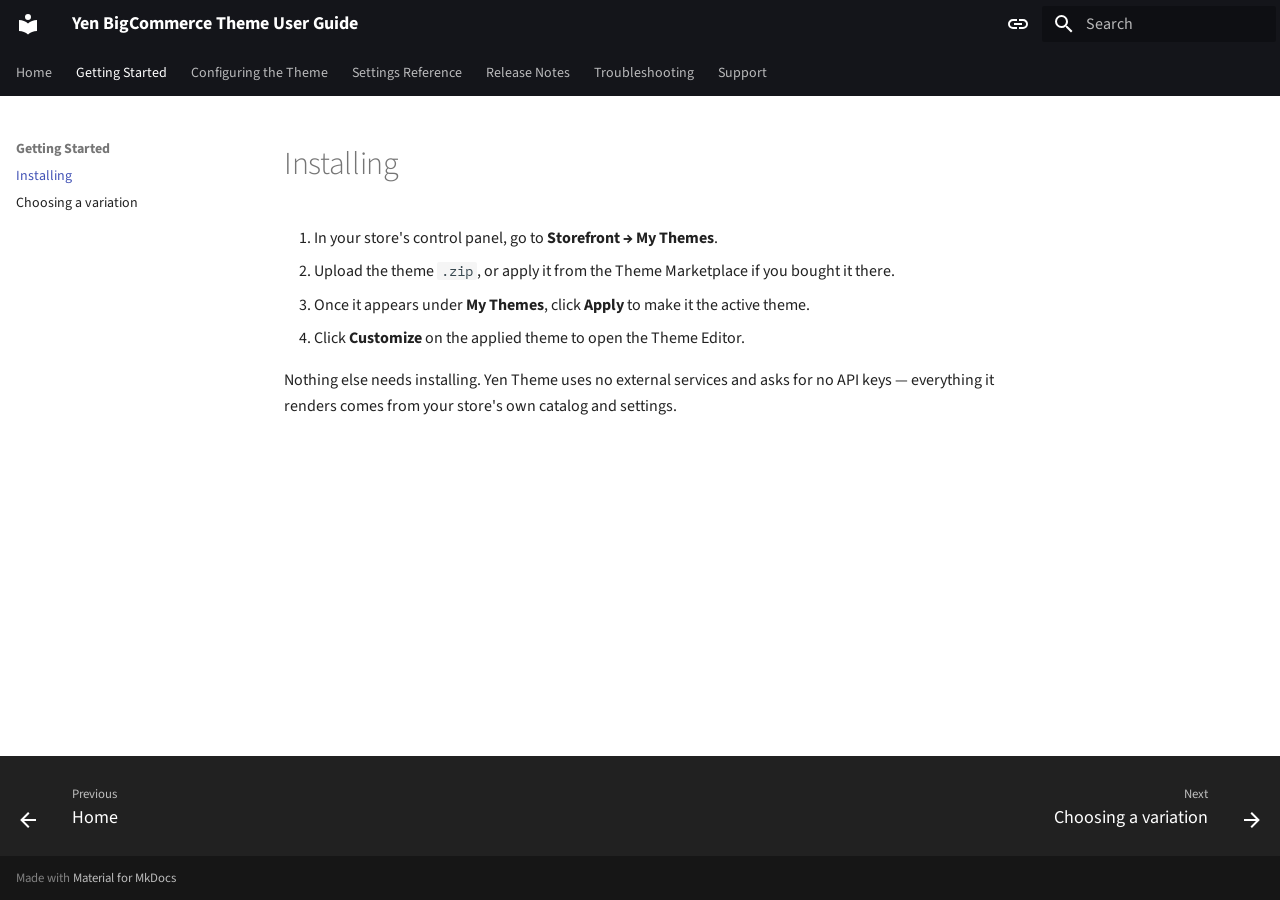
<file: usage/install.html>
<!doctype html>
<html lang="en" class="no-js">
  <head>
    
      <meta charset="utf-8">
      <meta name="viewport" content="width=device-width,initial-scale=1">
      
        <meta name="description" content="Merchant guide for the Yen BigCommerce theme by PapaThemes — install it, pick a variation, configure the Theme Editor, and set up the Lookbook and Page Builder hero.">
      
      
        <meta name="author" content="PapaThemes">
      
      
        <link rel="canonical" href="https://tvlgiao.github.io/bc-yen-docs/usage/install.html">
      
      
        <link rel="prev" href="../index.html">
      
      
        <link rel="next" href="choose-variation.html">
      
      
        
      
      
      <link rel="icon" href="../assets/images/favicon.png">
      <meta name="generator" content="mkdocs-1.6.1, mkdocs-material-9.7.7">
    
    
      
        <title>Installing - Yen BigCommerce Theme User Guide</title>
      
    
    
      <link rel="stylesheet" href="../assets/stylesheets/main.ec1eaa64.min.css">
      
        
        <link rel="stylesheet" href="../assets/stylesheets/palette.ab4e12ef.min.css">
      
      


    
    
      
    
    
      
        
        
        <link rel="preconnect" href="https://fonts.gstatic.com" crossorigin>
        <link rel="stylesheet" href="https://fonts.googleapis.com/css?family=Source+Sans+3:300,300i,400,400i,700,700i%7CIBM+Plex+Mono:400,400i,700,700i&display=fallback">
        <style>:root{--md-text-font:"Source Sans 3";--md-code-font:"IBM Plex Mono"}</style>
      
    
    
      <link rel="stylesheet" href="../css/style.css">
    
    <script>__md_scope=new URL("..",location),__md_hash=e=>[...e].reduce(((e,_)=>(e<<5)-e+_.charCodeAt(0)),0),__md_get=(e,_=localStorage,t=__md_scope)=>JSON.parse(_.getItem(t.pathname+"."+e)),__md_set=(e,_,t=localStorage,a=__md_scope)=>{try{t.setItem(a.pathname+"."+e,JSON.stringify(_))}catch(e){}}</script>
    
      

    
    
  </head>
  
  
    
    
      
    
    
    
    
    <body dir="ltr" data-md-color-scheme="default" data-md-color-primary="black" data-md-color-accent="deep-orange">
  
    
    <input class="md-toggle" data-md-toggle="drawer" type="checkbox" id="__drawer" autocomplete="off">
    <input class="md-toggle" data-md-toggle="search" type="checkbox" id="__search" autocomplete="off">
    <label class="md-overlay" for="__drawer"></label>
    <div data-md-component="skip">
      
        
        <a href="#installing" class="md-skip">
          Skip to content
        </a>
      
    </div>
    <div data-md-component="announce">
      
    </div>
    
    
      

<header class="md-header" data-md-component="header">
  <nav class="md-header__inner md-grid" aria-label="Header">
    <a href="../index.html" title="Yen BigCommerce Theme User Guide" class="md-header__button md-logo" aria-label="Yen BigCommerce Theme User Guide" data-md-component="logo">
      
  
  <svg xmlns="http://www.w3.org/2000/svg" viewBox="0 0 24 24"><path d="M12 8a3 3 0 0 0 3-3 3 3 0 0 0-3-3 3 3 0 0 0-3 3 3 3 0 0 0 3 3m0 3.54C9.64 9.35 6.5 8 3 8v11c3.5 0 6.64 1.35 9 3.54 2.36-2.19 5.5-3.54 9-3.54V8c-3.5 0-6.64 1.35-9 3.54"/></svg>

    </a>
    <label class="md-header__button md-icon" for="__drawer">
      
      <svg xmlns="http://www.w3.org/2000/svg" viewBox="0 0 24 24"><path d="M3 6h18v2H3zm0 5h18v2H3zm0 5h18v2H3z"/></svg>
    </label>
    <div class="md-header__title" data-md-component="header-title">
      <div class="md-header__ellipsis">
        <div class="md-header__topic">
          <span class="md-ellipsis">
            Yen BigCommerce Theme User Guide
          </span>
        </div>
        <div class="md-header__topic" data-md-component="header-topic">
          <span class="md-ellipsis">
            
              Installing
            
          </span>
        </div>
      </div>
    </div>
    
      
        <form class="md-header__option" data-md-component="palette">
  
    
    
    
    <input class="md-option" data-md-color-media="(prefers-color-scheme)" data-md-color-scheme="default" data-md-color-primary="black" data-md-color-accent="deep-orange"  aria-label="Switch to light mode"  type="radio" name="__palette" id="__palette_0">
    
      <label class="md-header__button md-icon" title="Switch to light mode" for="__palette_1" hidden>
        <svg xmlns="http://www.w3.org/2000/svg" viewBox="0 0 24 24"><path d="M3.9 12c0-1.71 1.39-3.1 3.1-3.1h4V7H7a5 5 0 0 0-5 5 5 5 0 0 0 5 5h4v-1.9H7c-1.71 0-3.1-1.39-3.1-3.1M8 13h8v-2H8zm9-6h-4v1.9h4c1.71 0 3.1 1.39 3.1 3.1s-1.39 3.1-3.1 3.1h-4V17h4a5 5 0 0 0 5-5 5 5 0 0 0-5-5"/></svg>
      </label>
    
  
    
    
    
    <input class="md-option" data-md-color-media="(prefers-color-scheme: light)" data-md-color-scheme="default" data-md-color-primary="black" data-md-color-accent="deep-orange"  aria-label="Switch to dark mode"  type="radio" name="__palette" id="__palette_1">
    
      <label class="md-header__button md-icon" title="Switch to dark mode" for="__palette_2" hidden>
        <svg xmlns="http://www.w3.org/2000/svg" viewBox="0 0 24 24"><path d="M17 7H7a5 5 0 0 0-5 5 5 5 0 0 0 5 5h10a5 5 0 0 0 5-5 5 5 0 0 0-5-5m0 8a3 3 0 0 1-3-3 3 3 0 0 1 3-3 3 3 0 0 1 3 3 3 3 0 0 1-3 3"/></svg>
      </label>
    
  
    
    
    
    <input class="md-option" data-md-color-media="(prefers-color-scheme: dark)" data-md-color-scheme="slate" data-md-color-primary="black" data-md-color-accent="deep-orange"  aria-label="Switch to system preference"  type="radio" name="__palette" id="__palette_2">
    
      <label class="md-header__button md-icon" title="Switch to system preference" for="__palette_0" hidden>
        <svg xmlns="http://www.w3.org/2000/svg" viewBox="0 0 24 24"><path d="M17 7H7a5 5 0 0 0-5 5 5 5 0 0 0 5 5h10a5 5 0 0 0 5-5 5 5 0 0 0-5-5M7 15a3 3 0 0 1-3-3 3 3 0 0 1 3-3 3 3 0 0 1 3 3 3 3 0 0 1-3 3"/></svg>
      </label>
    
  
</form>
      
    
    
      <script>var palette=__md_get("__palette");if(palette&&palette.color){if("(prefers-color-scheme)"===palette.color.media){var media=matchMedia("(prefers-color-scheme: light)"),input=document.querySelector(media.matches?"[data-md-color-media='(prefers-color-scheme: light)']":"[data-md-color-media='(prefers-color-scheme: dark)']");palette.color.media=input.getAttribute("data-md-color-media"),palette.color.scheme=input.getAttribute("data-md-color-scheme"),palette.color.primary=input.getAttribute("data-md-color-primary"),palette.color.accent=input.getAttribute("data-md-color-accent")}for(var[key,value]of Object.entries(palette.color))document.body.setAttribute("data-md-color-"+key,value)}</script>
    
    
    
      
      
        <label class="md-header__button md-icon" for="__search">
          
          <svg xmlns="http://www.w3.org/2000/svg" viewBox="0 0 24 24"><path d="M9.5 3A6.5 6.5 0 0 1 16 9.5c0 1.61-.59 3.09-1.56 4.23l.27.27h.79l5 5-1.5 1.5-5-5v-.79l-.27-.27A6.52 6.52 0 0 1 9.5 16 6.5 6.5 0 0 1 3 9.5 6.5 6.5 0 0 1 9.5 3m0 2C7 5 5 7 5 9.5S7 14 9.5 14 14 12 14 9.5 12 5 9.5 5"/></svg>
        </label>
        <div class="md-search" data-md-component="search" role="dialog">
  <label class="md-search__overlay" for="__search"></label>
  <div class="md-search__inner" role="search">
    <form class="md-search__form" name="search">
      <input type="text" class="md-search__input" name="query" aria-label="Search" placeholder="Search" autocapitalize="off" autocorrect="off" autocomplete="off" spellcheck="false" data-md-component="search-query" required>
      <label class="md-search__icon md-icon" for="__search">
        
        <svg xmlns="http://www.w3.org/2000/svg" viewBox="0 0 24 24"><path d="M9.5 3A6.5 6.5 0 0 1 16 9.5c0 1.61-.59 3.09-1.56 4.23l.27.27h.79l5 5-1.5 1.5-5-5v-.79l-.27-.27A6.52 6.52 0 0 1 9.5 16 6.5 6.5 0 0 1 3 9.5 6.5 6.5 0 0 1 9.5 3m0 2C7 5 5 7 5 9.5S7 14 9.5 14 14 12 14 9.5 12 5 9.5 5"/></svg>
        
        <svg xmlns="http://www.w3.org/2000/svg" viewBox="0 0 24 24"><path d="M20 11v2H8l5.5 5.5-1.42 1.42L4.16 12l7.92-7.92L13.5 5.5 8 11z"/></svg>
      </label>
      <nav class="md-search__options" aria-label="Search">
        
          <a href="javascript:void(0)" class="md-search__icon md-icon" title="Share" aria-label="Share" data-clipboard data-clipboard-text="" data-md-component="search-share" tabindex="-1">
            
            <svg xmlns="http://www.w3.org/2000/svg" viewBox="0 0 24 24"><path d="M18 16.08c-.76 0-1.44.3-1.96.77L8.91 12.7c.05-.23.09-.46.09-.7s-.04-.47-.09-.7l7.05-4.11c.54.5 1.25.81 2.04.81a3 3 0 0 0 3-3 3 3 0 0 0-3-3 3 3 0 0 0-3 3c0 .24.04.47.09.7L8.04 9.81C7.5 9.31 6.79 9 6 9a3 3 0 0 0-3 3 3 3 0 0 0 3 3c.79 0 1.5-.31 2.04-.81l7.12 4.15c-.05.21-.08.43-.08.66 0 1.61 1.31 2.91 2.92 2.91s2.92-1.3 2.92-2.91A2.92 2.92 0 0 0 18 16.08"/></svg>
          </a>
        
        <button type="reset" class="md-search__icon md-icon" title="Clear" aria-label="Clear" tabindex="-1">
          
          <svg xmlns="http://www.w3.org/2000/svg" viewBox="0 0 24 24"><path d="M19 6.41 17.59 5 12 10.59 6.41 5 5 6.41 10.59 12 5 17.59 6.41 19 12 13.41 17.59 19 19 17.59 13.41 12z"/></svg>
        </button>
      </nav>
      
        <div class="md-search__suggest" data-md-component="search-suggest"></div>
      
    </form>
    <div class="md-search__output">
      <div class="md-search__scrollwrap" tabindex="0" data-md-scrollfix>
        <div class="md-search-result" data-md-component="search-result">
          <div class="md-search-result__meta">
            Initializing search
          </div>
          <ol class="md-search-result__list" role="presentation"></ol>
        </div>
      </div>
    </div>
  </div>
</div>
      
    
    
  </nav>
  
</header>
    
    <div class="md-container" data-md-component="container">
      
      
        
          
            
<nav class="md-tabs" aria-label="Tabs" data-md-component="tabs">
  <div class="md-grid">
    <ul class="md-tabs__list">
      
        
  
  
  
  
    <li class="md-tabs__item">
      <a href="../index.html" class="md-tabs__link">
        
  
  
    
  
  Home

      </a>
    </li>
  

      
        
  
  
  
    
  
  
    
    
      <li class="md-tabs__item md-tabs__item--active">
        <a href="install.html" class="md-tabs__link">
          
  
  
    
  
  Getting Started

        </a>
      </li>
    
  

      
        
  
  
  
  
    
    
      <li class="md-tabs__item">
        <a href="theme-editor.html" class="md-tabs__link">
          
  
  
    
  
  Configuring the Theme

        </a>
      </li>
    
  

      
        
  
  
  
  
    <li class="md-tabs__item">
      <a href="../settings-reference.html" class="md-tabs__link">
        
  
  
    
  
  Settings Reference

      </a>
    </li>
  

      
        
  
  
  
  
    <li class="md-tabs__item">
      <a href="../changelog.html" class="md-tabs__link">
        
  
  
    
  
  Release Notes

      </a>
    </li>
  

      
        
  
  
  
  
    <li class="md-tabs__item">
      <a href="../troubleshooting.html" class="md-tabs__link">
        
  
  
    
  
  Troubleshooting

      </a>
    </li>
  

      
        
  
  
  
  
    <li class="md-tabs__item">
      <a href="../support.html" class="md-tabs__link">
        
  
  
    
  
  Support

      </a>
    </li>
  

      
    </ul>
  </div>
</nav>
          
        
      
      <main class="md-main" data-md-component="main">
        <div class="md-main__inner md-grid">
          
            
              
              <div class="md-sidebar md-sidebar--primary" data-md-component="sidebar" data-md-type="navigation" >
                <div class="md-sidebar__scrollwrap">
                  <div class="md-sidebar__inner">
                    


  


<nav class="md-nav md-nav--primary md-nav--lifted" aria-label="Navigation" data-md-level="0">
  <label class="md-nav__title" for="__drawer">
    <a href="../index.html" title="Yen BigCommerce Theme User Guide" class="md-nav__button md-logo" aria-label="Yen BigCommerce Theme User Guide" data-md-component="logo">
      
  
  <svg xmlns="http://www.w3.org/2000/svg" viewBox="0 0 24 24"><path d="M12 8a3 3 0 0 0 3-3 3 3 0 0 0-3-3 3 3 0 0 0-3 3 3 3 0 0 0 3 3m0 3.54C9.64 9.35 6.5 8 3 8v11c3.5 0 6.64 1.35 9 3.54 2.36-2.19 5.5-3.54 9-3.54V8c-3.5 0-6.64 1.35-9 3.54"/></svg>

    </a>
    Yen BigCommerce Theme User Guide
  </label>
  
  <ul class="md-nav__list" data-md-scrollfix>
    
      
      
  
  
  
  
    <li class="md-nav__item">
      <a href="../index.html" class="md-nav__link">
        
  
  
  <span class="md-ellipsis">
    
  
    Home
  

    
  </span>
  
  

      </a>
    </li>
  

    
      
      
  
  
    
  
  
  
    
    
      
        
      
        
      
    
    
    
      
        
        
      
      
        
      
    
    
    <li class="md-nav__item md-nav__item--active md-nav__item--section md-nav__item--nested">
      
        
        
        <input class="md-nav__toggle md-toggle " type="checkbox" id="__nav_2" checked>
        
          
          <label class="md-nav__link" for="__nav_2" id="__nav_2_label" tabindex="">
            
  
  
  <span class="md-ellipsis">
    
  
    Getting Started
  

    
  </span>
  
  

            <span class="md-nav__icon md-icon"></span>
          </label>
        
        <nav class="md-nav" data-md-level="1" aria-labelledby="__nav_2_label" aria-expanded="true">
          <label class="md-nav__title" for="__nav_2">
            <span class="md-nav__icon md-icon"></span>
            
  
    Getting Started
  

          </label>
          <ul class="md-nav__list" data-md-scrollfix>
            
              
                
  
  
    
  
  
  
    <li class="md-nav__item md-nav__item--active">
      
      <input class="md-nav__toggle md-toggle" type="checkbox" id="__toc">
      
      
        
      
      
      <a href="install.html" class="md-nav__link md-nav__link--active">
        
  
  
  <span class="md-ellipsis">
    
  
    Installing
  

    
  </span>
  
  

      </a>
      
    </li>
  

              
            
              
                
  
  
  
  
    <li class="md-nav__item">
      <a href="choose-variation.html" class="md-nav__link">
        
  
  
  <span class="md-ellipsis">
    
  
    Choosing a variation
  

    
  </span>
  
  

      </a>
    </li>
  

              
            
          </ul>
        </nav>
      
    </li>
  

    
      
      
  
  
  
  
    
    
      
        
      
        
      
        
      
        
      
    
    
    
      
      
        
      
    
    
    <li class="md-nav__item md-nav__item--nested">
      
        
        
        <input class="md-nav__toggle md-toggle " type="checkbox" id="__nav_3" >
        
          
          <label class="md-nav__link" for="__nav_3" id="__nav_3_label" tabindex="0">
            
  
  
  <span class="md-ellipsis">
    
  
    Configuring the Theme
  

    
  </span>
  
  

            <span class="md-nav__icon md-icon"></span>
          </label>
        
        <nav class="md-nav" data-md-level="1" aria-labelledby="__nav_3_label" aria-expanded="false">
          <label class="md-nav__title" for="__nav_3">
            <span class="md-nav__icon md-icon"></span>
            
  
    Configuring the Theme
  

          </label>
          <ul class="md-nav__list" data-md-scrollfix>
            
              
                
  
  
  
  
    <li class="md-nav__item">
      <a href="theme-editor.html" class="md-nav__link">
        
  
  
  <span class="md-ellipsis">
    
  
    The Theme Editor, section by section
  

    
  </span>
  
  

      </a>
    </li>
  

              
            
              
                
  
  
  
  
    <li class="md-nav__item">
      <a href="lookbook.html" class="md-nav__link">
        
  
  
  <span class="md-ellipsis">
    
  
    The Lookbook
  

    
  </span>
  
  

      </a>
    </li>
  

              
            
              
                
  
  
  
  
    <li class="md-nav__item">
      <a href="page-templates.html" class="md-nav__link">
        
  
  
  <span class="md-ellipsis">
    
  
    The other page templates
  

    
  </span>
  
  

      </a>
    </li>
  

              
            
              
                
  
  
  
  
    <li class="md-nav__item">
      <a href="page-builder.html" class="md-nav__link">
        
  
  
  <span class="md-ellipsis">
    
  
    Page Builder
  

    
  </span>
  
  

      </a>
    </li>
  

              
            
          </ul>
        </nav>
      
    </li>
  

    
      
      
  
  
  
  
    <li class="md-nav__item">
      <a href="../settings-reference.html" class="md-nav__link">
        
  
  
  <span class="md-ellipsis">
    
  
    Settings Reference
  

    
  </span>
  
  

      </a>
    </li>
  

    
      
      
  
  
  
  
    <li class="md-nav__item">
      <a href="../changelog.html" class="md-nav__link">
        
  
  
  <span class="md-ellipsis">
    
  
    Release Notes
  

    
  </span>
  
  

      </a>
    </li>
  

    
      
      
  
  
  
  
    <li class="md-nav__item">
      <a href="../troubleshooting.html" class="md-nav__link">
        
  
  
  <span class="md-ellipsis">
    
  
    Troubleshooting
  

    
  </span>
  
  

      </a>
    </li>
  

    
      
      
  
  
  
  
    <li class="md-nav__item">
      <a href="../support.html" class="md-nav__link">
        
  
  
  <span class="md-ellipsis">
    
  
    Support
  

    
  </span>
  
  

      </a>
    </li>
  

    
  </ul>
</nav>
                  </div>
                </div>
              </div>
            
            
              
              <div class="md-sidebar md-sidebar--secondary" data-md-component="sidebar" data-md-type="toc" >
                <div class="md-sidebar__scrollwrap">
                  <div class="md-sidebar__inner">
                    

<nav class="md-nav md-nav--secondary" aria-label="Table of contents">
  
  
  
    
  
  
</nav>
                  </div>
                </div>
              </div>
            
          
          
            <div class="md-content" data-md-component="content">
              
              <article class="md-content__inner md-typeset">
                
                  



<h1 id="installing">Installing<a class="headerlink" href="#installing" title="Permanent link">&para;</a></h1>
<ol>
<li>In your store's control panel, go to <strong>Storefront → My Themes</strong>.</li>
<li>Upload the theme <code>.zip</code>, or apply it from the Theme Marketplace if you bought it there.</li>
<li>Once it appears under <strong>My Themes</strong>, click <strong>Apply</strong> to make it the active theme.</li>
<li>Click <strong>Customize</strong> on the applied theme to open the Theme Editor.</li>
</ol>
<p>Nothing else needs installing. Yen Theme uses no external services and asks for no API
keys — everything it renders comes from your store's own catalog and settings.</p>












                
              </article>
            </div>
          
          
<script>var target=document.getElementById(location.hash.slice(1));target&&target.name&&(target.checked=target.name.startsWith("__tabbed_"))</script>
        </div>
        
          <button type="button" class="md-top md-icon" data-md-component="top" hidden>
  
  <svg xmlns="http://www.w3.org/2000/svg" viewBox="0 0 24 24"><path d="M13 20h-2V8l-5.5 5.5-1.42-1.42L12 4.16l7.92 7.92-1.42 1.42L13 8z"/></svg>
  Back to top
</button>
        
      </main>
      
        <footer class="md-footer">
  
    
      
      <nav class="md-footer__inner md-grid" aria-label="Footer" >
        
          
          <a href="../index.html" class="md-footer__link md-footer__link--prev" aria-label="Previous: Home">
            <div class="md-footer__button md-icon">
              
              <svg xmlns="http://www.w3.org/2000/svg" viewBox="0 0 24 24"><path d="M20 11v2H8l5.5 5.5-1.42 1.42L4.16 12l7.92-7.92L13.5 5.5 8 11z"/></svg>
            </div>
            <div class="md-footer__title">
              <span class="md-footer__direction">
                Previous
              </span>
              <div class="md-ellipsis">
                Home
              </div>
            </div>
          </a>
        
        
          
          <a href="choose-variation.html" class="md-footer__link md-footer__link--next" aria-label="Next: Choosing a variation">
            <div class="md-footer__title">
              <span class="md-footer__direction">
                Next
              </span>
              <div class="md-ellipsis">
                Choosing a variation
              </div>
            </div>
            <div class="md-footer__button md-icon">
              
              <svg xmlns="http://www.w3.org/2000/svg" viewBox="0 0 24 24"><path d="M4 11v2h12l-5.5 5.5 1.42 1.42L19.84 12l-7.92-7.92L10.5 5.5 16 11z"/></svg>
            </div>
          </a>
        
      </nav>
    
  
  <div class="md-footer-meta md-typeset">
    <div class="md-footer-meta__inner md-grid">
      <div class="md-copyright">
  
  
    Made with
    <a href="https://squidfunk.github.io/mkdocs-material/" target="_blank" rel="noopener">
      Material for MkDocs
    </a>
  
</div>
      
    </div>
  </div>
</footer>
      
    </div>
    <div class="md-dialog" data-md-component="dialog">
      <div class="md-dialog__inner md-typeset"></div>
    </div>
    
    
    
      
      
      <script id="__config" type="application/json">{"annotate": null, "base": "..", "features": ["announce.dismiss", "content.code.annotate", "content.code.copy", "content.tooltips", "navigation.footer", "navigation.indexes", "navigation.sections", "navigation.tabs", "navigation.top", "navigation.tracking", "search.highlight", "search.share", "search.suggest", "toc.follow"], "search": "../assets/javascripts/workers/search.2c215733.min.js", "tags": null, "translations": {"clipboard.copied": "Copied to clipboard", "clipboard.copy": "Copy to clipboard", "search.result.more.one": "1 more on this page", "search.result.more.other": "# more on this page", "search.result.none": "No matching documents", "search.result.one": "1 matching document", "search.result.other": "# matching documents", "search.result.placeholder": "Type to start searching", "search.result.term.missing": "Missing", "select.version": "Select version"}, "version": null}</script>
    
    
  
      <script src="../assets/javascripts/bundle.d7400e89.min.js"></script>
      
    
  <script src="https://bc-tools.papathemes.com/embed/chatbot.js" async></script>

  </body>
</html>
</file>
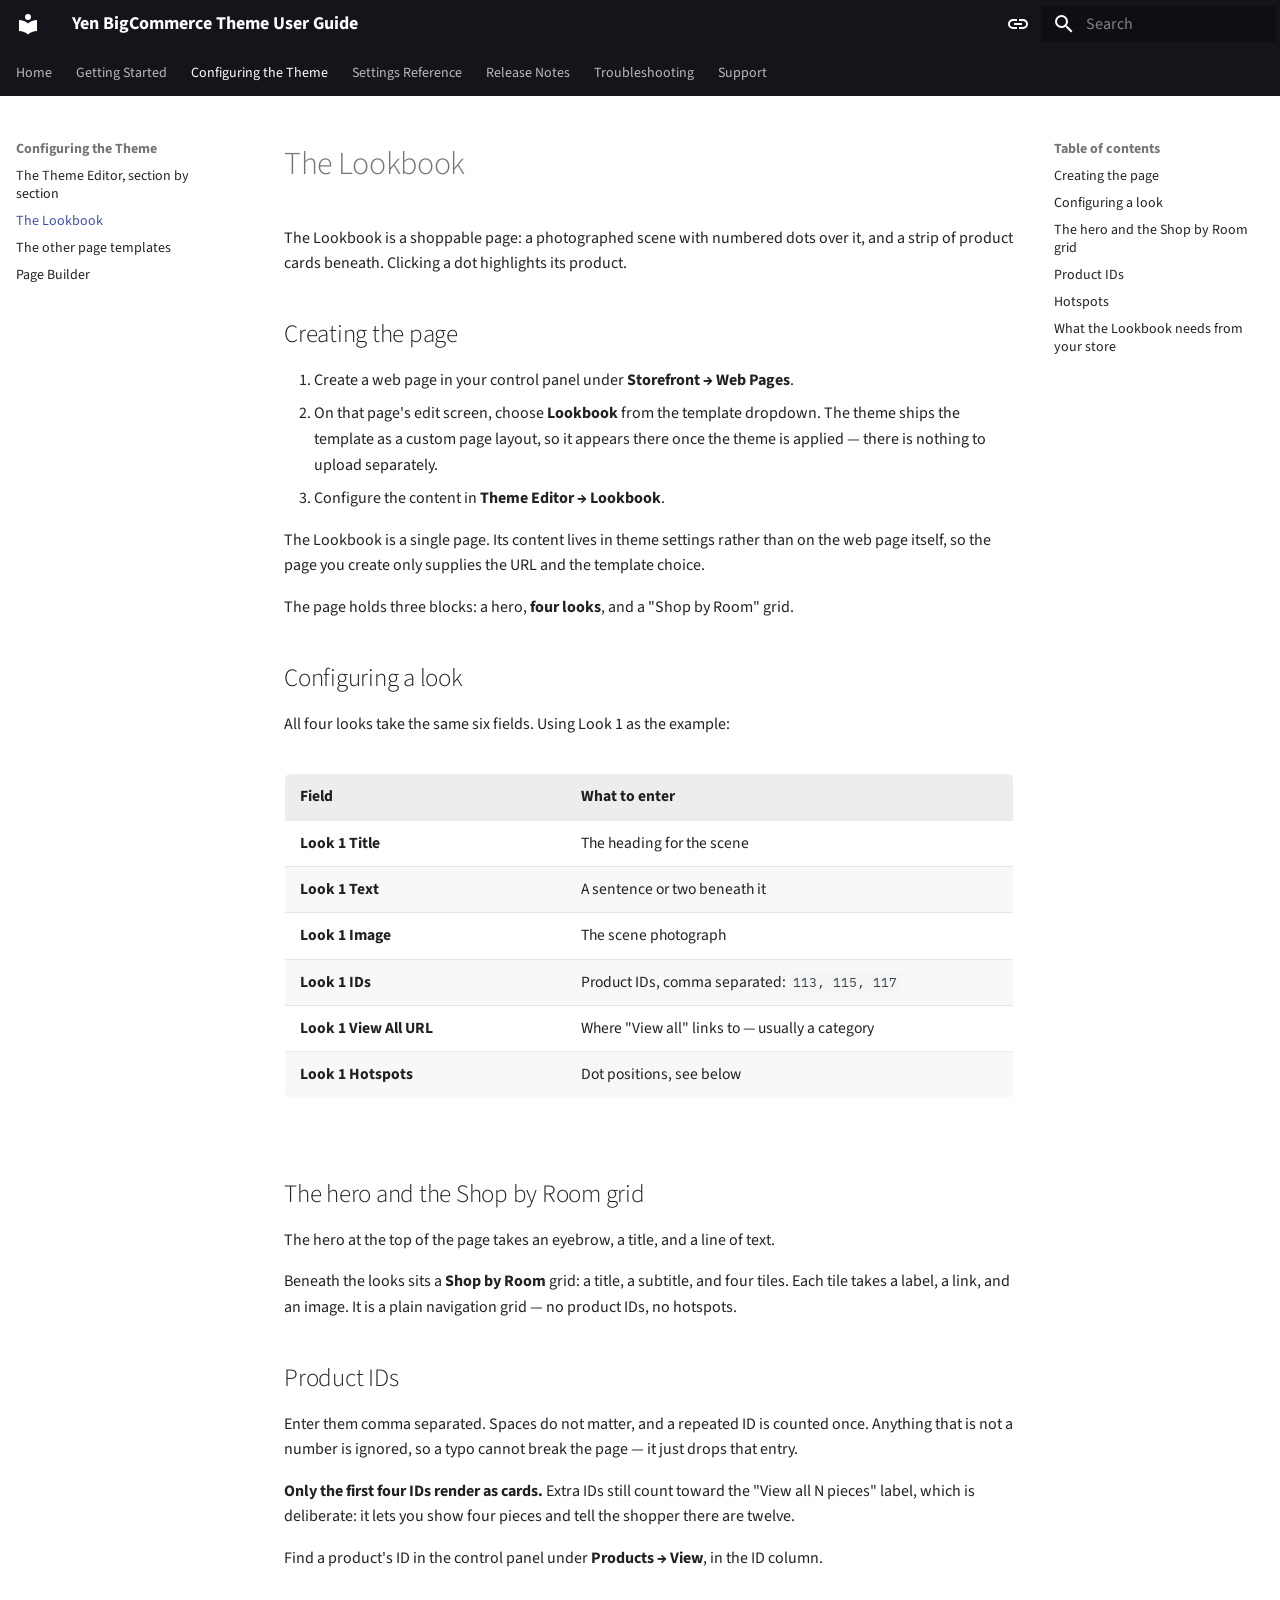
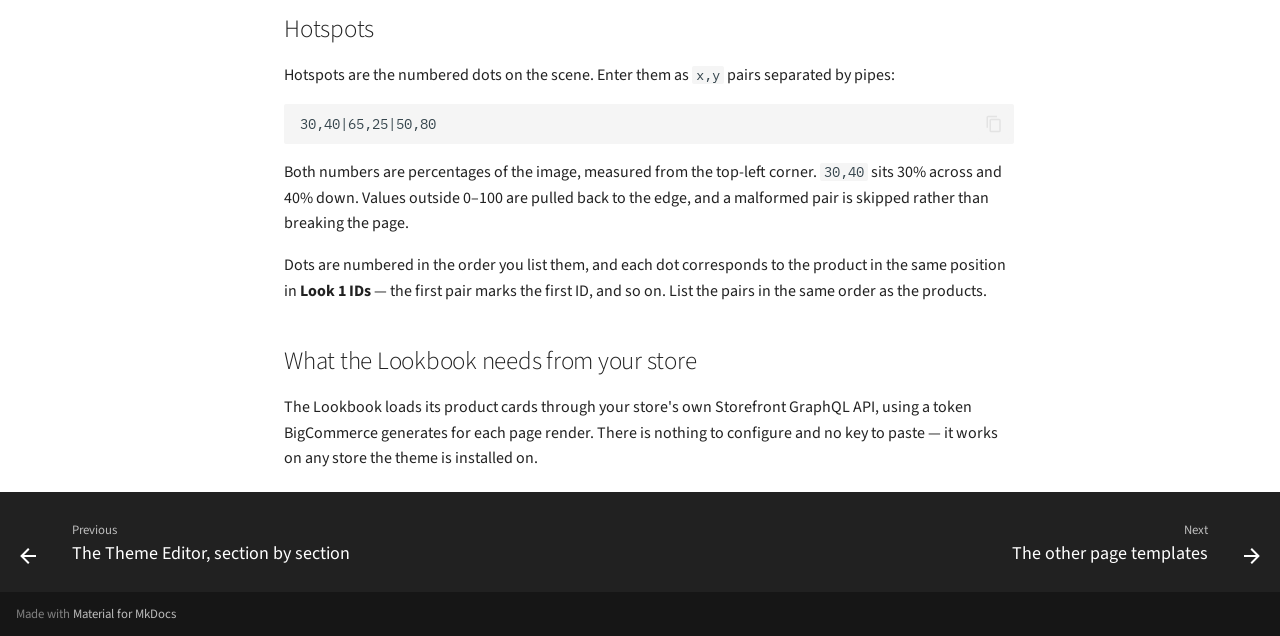
<file: usage/lookbook.html>
<!doctype html>
<html lang="en" class="no-js">
  <head>
    
      <meta charset="utf-8">
      <meta name="viewport" content="width=device-width,initial-scale=1">
      
        <meta name="description" content="Merchant guide for the Yen BigCommerce theme by PapaThemes — install it, pick a variation, configure the Theme Editor, and set up the Lookbook and Page Builder hero.">
      
      
        <meta name="author" content="PapaThemes">
      
      
        <link rel="canonical" href="https://tvlgiao.github.io/bc-yen-docs/usage/lookbook.html">
      
      
        <link rel="prev" href="theme-editor.html">
      
      
        <link rel="next" href="page-templates.html">
      
      
        
      
      
      <link rel="icon" href="../assets/images/favicon.png">
      <meta name="generator" content="mkdocs-1.6.1, mkdocs-material-9.7.7">
    
    
      
        <title>The Lookbook - Yen BigCommerce Theme User Guide</title>
      
    
    
      <link rel="stylesheet" href="../assets/stylesheets/main.ec1eaa64.min.css">
      
        
        <link rel="stylesheet" href="../assets/stylesheets/palette.ab4e12ef.min.css">
      
      


    
    
      
    
    
      
        
        
        <link rel="preconnect" href="https://fonts.gstatic.com" crossorigin>
        <link rel="stylesheet" href="https://fonts.googleapis.com/css?family=Source+Sans+3:300,300i,400,400i,700,700i%7CIBM+Plex+Mono:400,400i,700,700i&display=fallback">
        <style>:root{--md-text-font:"Source Sans 3";--md-code-font:"IBM Plex Mono"}</style>
      
    
    
      <link rel="stylesheet" href="../css/style.css">
    
    <script>__md_scope=new URL("..",location),__md_hash=e=>[...e].reduce(((e,_)=>(e<<5)-e+_.charCodeAt(0)),0),__md_get=(e,_=localStorage,t=__md_scope)=>JSON.parse(_.getItem(t.pathname+"."+e)),__md_set=(e,_,t=localStorage,a=__md_scope)=>{try{t.setItem(a.pathname+"."+e,JSON.stringify(_))}catch(e){}}</script>
    
      

    
    
  </head>
  
  
    
    
      
    
    
    
    
    <body dir="ltr" data-md-color-scheme="default" data-md-color-primary="black" data-md-color-accent="deep-orange">
  
    
    <input class="md-toggle" data-md-toggle="drawer" type="checkbox" id="__drawer" autocomplete="off">
    <input class="md-toggle" data-md-toggle="search" type="checkbox" id="__search" autocomplete="off">
    <label class="md-overlay" for="__drawer"></label>
    <div data-md-component="skip">
      
        
        <a href="#the-lookbook" class="md-skip">
          Skip to content
        </a>
      
    </div>
    <div data-md-component="announce">
      
    </div>
    
    
      

<header class="md-header" data-md-component="header">
  <nav class="md-header__inner md-grid" aria-label="Header">
    <a href="../index.html" title="Yen BigCommerce Theme User Guide" class="md-header__button md-logo" aria-label="Yen BigCommerce Theme User Guide" data-md-component="logo">
      
  
  <svg xmlns="http://www.w3.org/2000/svg" viewBox="0 0 24 24"><path d="M12 8a3 3 0 0 0 3-3 3 3 0 0 0-3-3 3 3 0 0 0-3 3 3 3 0 0 0 3 3m0 3.54C9.64 9.35 6.5 8 3 8v11c3.5 0 6.64 1.35 9 3.54 2.36-2.19 5.5-3.54 9-3.54V8c-3.5 0-6.64 1.35-9 3.54"/></svg>

    </a>
    <label class="md-header__button md-icon" for="__drawer">
      
      <svg xmlns="http://www.w3.org/2000/svg" viewBox="0 0 24 24"><path d="M3 6h18v2H3zm0 5h18v2H3zm0 5h18v2H3z"/></svg>
    </label>
    <div class="md-header__title" data-md-component="header-title">
      <div class="md-header__ellipsis">
        <div class="md-header__topic">
          <span class="md-ellipsis">
            Yen BigCommerce Theme User Guide
          </span>
        </div>
        <div class="md-header__topic" data-md-component="header-topic">
          <span class="md-ellipsis">
            
              The Lookbook
            
          </span>
        </div>
      </div>
    </div>
    
      
        <form class="md-header__option" data-md-component="palette">
  
    
    
    
    <input class="md-option" data-md-color-media="(prefers-color-scheme)" data-md-color-scheme="default" data-md-color-primary="black" data-md-color-accent="deep-orange"  aria-label="Switch to light mode"  type="radio" name="__palette" id="__palette_0">
    
      <label class="md-header__button md-icon" title="Switch to light mode" for="__palette_1" hidden>
        <svg xmlns="http://www.w3.org/2000/svg" viewBox="0 0 24 24"><path d="M3.9 12c0-1.71 1.39-3.1 3.1-3.1h4V7H7a5 5 0 0 0-5 5 5 5 0 0 0 5 5h4v-1.9H7c-1.71 0-3.1-1.39-3.1-3.1M8 13h8v-2H8zm9-6h-4v1.9h4c1.71 0 3.1 1.39 3.1 3.1s-1.39 3.1-3.1 3.1h-4V17h4a5 5 0 0 0 5-5 5 5 0 0 0-5-5"/></svg>
      </label>
    
  
    
    
    
    <input class="md-option" data-md-color-media="(prefers-color-scheme: light)" data-md-color-scheme="default" data-md-color-primary="black" data-md-color-accent="deep-orange"  aria-label="Switch to dark mode"  type="radio" name="__palette" id="__palette_1">
    
      <label class="md-header__button md-icon" title="Switch to dark mode" for="__palette_2" hidden>
        <svg xmlns="http://www.w3.org/2000/svg" viewBox="0 0 24 24"><path d="M17 7H7a5 5 0 0 0-5 5 5 5 0 0 0 5 5h10a5 5 0 0 0 5-5 5 5 0 0 0-5-5m0 8a3 3 0 0 1-3-3 3 3 0 0 1 3-3 3 3 0 0 1 3 3 3 3 0 0 1-3 3"/></svg>
      </label>
    
  
    
    
    
    <input class="md-option" data-md-color-media="(prefers-color-scheme: dark)" data-md-color-scheme="slate" data-md-color-primary="black" data-md-color-accent="deep-orange"  aria-label="Switch to system preference"  type="radio" name="__palette" id="__palette_2">
    
      <label class="md-header__button md-icon" title="Switch to system preference" for="__palette_0" hidden>
        <svg xmlns="http://www.w3.org/2000/svg" viewBox="0 0 24 24"><path d="M17 7H7a5 5 0 0 0-5 5 5 5 0 0 0 5 5h10a5 5 0 0 0 5-5 5 5 0 0 0-5-5M7 15a3 3 0 0 1-3-3 3 3 0 0 1 3-3 3 3 0 0 1 3 3 3 3 0 0 1-3 3"/></svg>
      </label>
    
  
</form>
      
    
    
      <script>var palette=__md_get("__palette");if(palette&&palette.color){if("(prefers-color-scheme)"===palette.color.media){var media=matchMedia("(prefers-color-scheme: light)"),input=document.querySelector(media.matches?"[data-md-color-media='(prefers-color-scheme: light)']":"[data-md-color-media='(prefers-color-scheme: dark)']");palette.color.media=input.getAttribute("data-md-color-media"),palette.color.scheme=input.getAttribute("data-md-color-scheme"),palette.color.primary=input.getAttribute("data-md-color-primary"),palette.color.accent=input.getAttribute("data-md-color-accent")}for(var[key,value]of Object.entries(palette.color))document.body.setAttribute("data-md-color-"+key,value)}</script>
    
    
    
      
      
        <label class="md-header__button md-icon" for="__search">
          
          <svg xmlns="http://www.w3.org/2000/svg" viewBox="0 0 24 24"><path d="M9.5 3A6.5 6.5 0 0 1 16 9.5c0 1.61-.59 3.09-1.56 4.23l.27.27h.79l5 5-1.5 1.5-5-5v-.79l-.27-.27A6.52 6.52 0 0 1 9.5 16 6.5 6.5 0 0 1 3 9.5 6.5 6.5 0 0 1 9.5 3m0 2C7 5 5 7 5 9.5S7 14 9.5 14 14 12 14 9.5 12 5 9.5 5"/></svg>
        </label>
        <div class="md-search" data-md-component="search" role="dialog">
  <label class="md-search__overlay" for="__search"></label>
  <div class="md-search__inner" role="search">
    <form class="md-search__form" name="search">
      <input type="text" class="md-search__input" name="query" aria-label="Search" placeholder="Search" autocapitalize="off" autocorrect="off" autocomplete="off" spellcheck="false" data-md-component="search-query" required>
      <label class="md-search__icon md-icon" for="__search">
        
        <svg xmlns="http://www.w3.org/2000/svg" viewBox="0 0 24 24"><path d="M9.5 3A6.5 6.5 0 0 1 16 9.5c0 1.61-.59 3.09-1.56 4.23l.27.27h.79l5 5-1.5 1.5-5-5v-.79l-.27-.27A6.52 6.52 0 0 1 9.5 16 6.5 6.5 0 0 1 3 9.5 6.5 6.5 0 0 1 9.5 3m0 2C7 5 5 7 5 9.5S7 14 9.5 14 14 12 14 9.5 12 5 9.5 5"/></svg>
        
        <svg xmlns="http://www.w3.org/2000/svg" viewBox="0 0 24 24"><path d="M20 11v2H8l5.5 5.5-1.42 1.42L4.16 12l7.92-7.92L13.5 5.5 8 11z"/></svg>
      </label>
      <nav class="md-search__options" aria-label="Search">
        
          <a href="javascript:void(0)" class="md-search__icon md-icon" title="Share" aria-label="Share" data-clipboard data-clipboard-text="" data-md-component="search-share" tabindex="-1">
            
            <svg xmlns="http://www.w3.org/2000/svg" viewBox="0 0 24 24"><path d="M18 16.08c-.76 0-1.44.3-1.96.77L8.91 12.7c.05-.23.09-.46.09-.7s-.04-.47-.09-.7l7.05-4.11c.54.5 1.25.81 2.04.81a3 3 0 0 0 3-3 3 3 0 0 0-3-3 3 3 0 0 0-3 3c0 .24.04.47.09.7L8.04 9.81C7.5 9.31 6.79 9 6 9a3 3 0 0 0-3 3 3 3 0 0 0 3 3c.79 0 1.5-.31 2.04-.81l7.12 4.15c-.05.21-.08.43-.08.66 0 1.61 1.31 2.91 2.92 2.91s2.92-1.3 2.92-2.91A2.92 2.92 0 0 0 18 16.08"/></svg>
          </a>
        
        <button type="reset" class="md-search__icon md-icon" title="Clear" aria-label="Clear" tabindex="-1">
          
          <svg xmlns="http://www.w3.org/2000/svg" viewBox="0 0 24 24"><path d="M19 6.41 17.59 5 12 10.59 6.41 5 5 6.41 10.59 12 5 17.59 6.41 19 12 13.41 17.59 19 19 17.59 13.41 12z"/></svg>
        </button>
      </nav>
      
        <div class="md-search__suggest" data-md-component="search-suggest"></div>
      
    </form>
    <div class="md-search__output">
      <div class="md-search__scrollwrap" tabindex="0" data-md-scrollfix>
        <div class="md-search-result" data-md-component="search-result">
          <div class="md-search-result__meta">
            Initializing search
          </div>
          <ol class="md-search-result__list" role="presentation"></ol>
        </div>
      </div>
    </div>
  </div>
</div>
      
    
    
  </nav>
  
</header>
    
    <div class="md-container" data-md-component="container">
      
      
        
          
            
<nav class="md-tabs" aria-label="Tabs" data-md-component="tabs">
  <div class="md-grid">
    <ul class="md-tabs__list">
      
        
  
  
  
  
    <li class="md-tabs__item">
      <a href="../index.html" class="md-tabs__link">
        
  
  
    
  
  Home

      </a>
    </li>
  

      
        
  
  
  
  
    
    
      <li class="md-tabs__item">
        <a href="install.html" class="md-tabs__link">
          
  
  
    
  
  Getting Started

        </a>
      </li>
    
  

      
        
  
  
  
    
  
  
    
    
      <li class="md-tabs__item md-tabs__item--active">
        <a href="theme-editor.html" class="md-tabs__link">
          
  
  
    
  
  Configuring the Theme

        </a>
      </li>
    
  

      
        
  
  
  
  
    <li class="md-tabs__item">
      <a href="../settings-reference.html" class="md-tabs__link">
        
  
  
    
  
  Settings Reference

      </a>
    </li>
  

      
        
  
  
  
  
    <li class="md-tabs__item">
      <a href="../changelog.html" class="md-tabs__link">
        
  
  
    
  
  Release Notes

      </a>
    </li>
  

      
        
  
  
  
  
    <li class="md-tabs__item">
      <a href="../troubleshooting.html" class="md-tabs__link">
        
  
  
    
  
  Troubleshooting

      </a>
    </li>
  

      
        
  
  
  
  
    <li class="md-tabs__item">
      <a href="../support.html" class="md-tabs__link">
        
  
  
    
  
  Support

      </a>
    </li>
  

      
    </ul>
  </div>
</nav>
          
        
      
      <main class="md-main" data-md-component="main">
        <div class="md-main__inner md-grid">
          
            
              
              <div class="md-sidebar md-sidebar--primary" data-md-component="sidebar" data-md-type="navigation" >
                <div class="md-sidebar__scrollwrap">
                  <div class="md-sidebar__inner">
                    


  


<nav class="md-nav md-nav--primary md-nav--lifted" aria-label="Navigation" data-md-level="0">
  <label class="md-nav__title" for="__drawer">
    <a href="../index.html" title="Yen BigCommerce Theme User Guide" class="md-nav__button md-logo" aria-label="Yen BigCommerce Theme User Guide" data-md-component="logo">
      
  
  <svg xmlns="http://www.w3.org/2000/svg" viewBox="0 0 24 24"><path d="M12 8a3 3 0 0 0 3-3 3 3 0 0 0-3-3 3 3 0 0 0-3 3 3 3 0 0 0 3 3m0 3.54C9.64 9.35 6.5 8 3 8v11c3.5 0 6.64 1.35 9 3.54 2.36-2.19 5.5-3.54 9-3.54V8c-3.5 0-6.64 1.35-9 3.54"/></svg>

    </a>
    Yen BigCommerce Theme User Guide
  </label>
  
  <ul class="md-nav__list" data-md-scrollfix>
    
      
      
  
  
  
  
    <li class="md-nav__item">
      <a href="../index.html" class="md-nav__link">
        
  
  
  <span class="md-ellipsis">
    
  
    Home
  

    
  </span>
  
  

      </a>
    </li>
  

    
      
      
  
  
  
  
    
    
      
        
      
        
      
    
    
    
      
      
        
      
    
    
    <li class="md-nav__item md-nav__item--nested">
      
        
        
        <input class="md-nav__toggle md-toggle " type="checkbox" id="__nav_2" >
        
          
          <label class="md-nav__link" for="__nav_2" id="__nav_2_label" tabindex="0">
            
  
  
  <span class="md-ellipsis">
    
  
    Getting Started
  

    
  </span>
  
  

            <span class="md-nav__icon md-icon"></span>
          </label>
        
        <nav class="md-nav" data-md-level="1" aria-labelledby="__nav_2_label" aria-expanded="false">
          <label class="md-nav__title" for="__nav_2">
            <span class="md-nav__icon md-icon"></span>
            
  
    Getting Started
  

          </label>
          <ul class="md-nav__list" data-md-scrollfix>
            
              
                
  
  
  
  
    <li class="md-nav__item">
      <a href="install.html" class="md-nav__link">
        
  
  
  <span class="md-ellipsis">
    
  
    Installing
  

    
  </span>
  
  

      </a>
    </li>
  

              
            
              
                
  
  
  
  
    <li class="md-nav__item">
      <a href="choose-variation.html" class="md-nav__link">
        
  
  
  <span class="md-ellipsis">
    
  
    Choosing a variation
  

    
  </span>
  
  

      </a>
    </li>
  

              
            
          </ul>
        </nav>
      
    </li>
  

    
      
      
  
  
    
  
  
  
    
    
      
        
      
        
      
        
      
        
      
    
    
    
      
        
        
      
      
        
      
    
    
    <li class="md-nav__item md-nav__item--active md-nav__item--section md-nav__item--nested">
      
        
        
        <input class="md-nav__toggle md-toggle " type="checkbox" id="__nav_3" checked>
        
          
          <label class="md-nav__link" for="__nav_3" id="__nav_3_label" tabindex="">
            
  
  
  <span class="md-ellipsis">
    
  
    Configuring the Theme
  

    
  </span>
  
  

            <span class="md-nav__icon md-icon"></span>
          </label>
        
        <nav class="md-nav" data-md-level="1" aria-labelledby="__nav_3_label" aria-expanded="true">
          <label class="md-nav__title" for="__nav_3">
            <span class="md-nav__icon md-icon"></span>
            
  
    Configuring the Theme
  

          </label>
          <ul class="md-nav__list" data-md-scrollfix>
            
              
                
  
  
  
  
    <li class="md-nav__item">
      <a href="theme-editor.html" class="md-nav__link">
        
  
  
  <span class="md-ellipsis">
    
  
    The Theme Editor, section by section
  

    
  </span>
  
  

      </a>
    </li>
  

              
            
              
                
  
  
    
  
  
  
    <li class="md-nav__item md-nav__item--active">
      
      <input class="md-nav__toggle md-toggle" type="checkbox" id="__toc">
      
      
        
      
      
        <label class="md-nav__link md-nav__link--active" for="__toc">
          
  
  
  <span class="md-ellipsis">
    
  
    The Lookbook
  

    
  </span>
  
  

          <span class="md-nav__icon md-icon"></span>
        </label>
      
      <a href="lookbook.html" class="md-nav__link md-nav__link--active">
        
  
  
  <span class="md-ellipsis">
    
  
    The Lookbook
  

    
  </span>
  
  

      </a>
      
        

<nav class="md-nav md-nav--secondary" aria-label="Table of contents">
  
  
  
    
  
  
    <label class="md-nav__title" for="__toc">
      <span class="md-nav__icon md-icon"></span>
      Table of contents
    </label>
    <ul class="md-nav__list" data-md-component="toc" data-md-scrollfix>
      
        <li class="md-nav__item">
  <a href="#creating-the-page" class="md-nav__link">
    <span class="md-ellipsis">
      
        Creating the page
      
    </span>
  </a>
  
</li>
      
        <li class="md-nav__item">
  <a href="#configuring-a-look" class="md-nav__link">
    <span class="md-ellipsis">
      
        Configuring a look
      
    </span>
  </a>
  
</li>
      
        <li class="md-nav__item">
  <a href="#the-hero-and-the-shop-by-room-grid" class="md-nav__link">
    <span class="md-ellipsis">
      
        The hero and the Shop by Room grid
      
    </span>
  </a>
  
</li>
      
        <li class="md-nav__item">
  <a href="#product-ids" class="md-nav__link">
    <span class="md-ellipsis">
      
        Product IDs
      
    </span>
  </a>
  
</li>
      
        <li class="md-nav__item">
  <a href="#hotspots" class="md-nav__link">
    <span class="md-ellipsis">
      
        Hotspots
      
    </span>
  </a>
  
</li>
      
        <li class="md-nav__item">
  <a href="#what-the-lookbook-needs-from-your-store" class="md-nav__link">
    <span class="md-ellipsis">
      
        What the Lookbook needs from your store
      
    </span>
  </a>
  
</li>
      
    </ul>
  
</nav>
      
    </li>
  

              
            
              
                
  
  
  
  
    <li class="md-nav__item">
      <a href="page-templates.html" class="md-nav__link">
        
  
  
  <span class="md-ellipsis">
    
  
    The other page templates
  

    
  </span>
  
  

      </a>
    </li>
  

              
            
              
                
  
  
  
  
    <li class="md-nav__item">
      <a href="page-builder.html" class="md-nav__link">
        
  
  
  <span class="md-ellipsis">
    
  
    Page Builder
  

    
  </span>
  
  

      </a>
    </li>
  

              
            
          </ul>
        </nav>
      
    </li>
  

    
      
      
  
  
  
  
    <li class="md-nav__item">
      <a href="../settings-reference.html" class="md-nav__link">
        
  
  
  <span class="md-ellipsis">
    
  
    Settings Reference
  

    
  </span>
  
  

      </a>
    </li>
  

    
      
      
  
  
  
  
    <li class="md-nav__item">
      <a href="../changelog.html" class="md-nav__link">
        
  
  
  <span class="md-ellipsis">
    
  
    Release Notes
  

    
  </span>
  
  

      </a>
    </li>
  

    
      
      
  
  
  
  
    <li class="md-nav__item">
      <a href="../troubleshooting.html" class="md-nav__link">
        
  
  
  <span class="md-ellipsis">
    
  
    Troubleshooting
  

    
  </span>
  
  

      </a>
    </li>
  

    
      
      
  
  
  
  
    <li class="md-nav__item">
      <a href="../support.html" class="md-nav__link">
        
  
  
  <span class="md-ellipsis">
    
  
    Support
  

    
  </span>
  
  

      </a>
    </li>
  

    
  </ul>
</nav>
                  </div>
                </div>
              </div>
            
            
              
              <div class="md-sidebar md-sidebar--secondary" data-md-component="sidebar" data-md-type="toc" >
                <div class="md-sidebar__scrollwrap">
                  <div class="md-sidebar__inner">
                    

<nav class="md-nav md-nav--secondary" aria-label="Table of contents">
  
  
  
    
  
  
    <label class="md-nav__title" for="__toc">
      <span class="md-nav__icon md-icon"></span>
      Table of contents
    </label>
    <ul class="md-nav__list" data-md-component="toc" data-md-scrollfix>
      
        <li class="md-nav__item">
  <a href="#creating-the-page" class="md-nav__link">
    <span class="md-ellipsis">
      
        Creating the page
      
    </span>
  </a>
  
</li>
      
        <li class="md-nav__item">
  <a href="#configuring-a-look" class="md-nav__link">
    <span class="md-ellipsis">
      
        Configuring a look
      
    </span>
  </a>
  
</li>
      
        <li class="md-nav__item">
  <a href="#the-hero-and-the-shop-by-room-grid" class="md-nav__link">
    <span class="md-ellipsis">
      
        The hero and the Shop by Room grid
      
    </span>
  </a>
  
</li>
      
        <li class="md-nav__item">
  <a href="#product-ids" class="md-nav__link">
    <span class="md-ellipsis">
      
        Product IDs
      
    </span>
  </a>
  
</li>
      
        <li class="md-nav__item">
  <a href="#hotspots" class="md-nav__link">
    <span class="md-ellipsis">
      
        Hotspots
      
    </span>
  </a>
  
</li>
      
        <li class="md-nav__item">
  <a href="#what-the-lookbook-needs-from-your-store" class="md-nav__link">
    <span class="md-ellipsis">
      
        What the Lookbook needs from your store
      
    </span>
  </a>
  
</li>
      
    </ul>
  
</nav>
                  </div>
                </div>
              </div>
            
          
          
            <div class="md-content" data-md-component="content">
              
              <article class="md-content__inner md-typeset">
                
                  



<h1 id="the-lookbook">The Lookbook<a class="headerlink" href="#the-lookbook" title="Permanent link">&para;</a></h1>
<p>The Lookbook is a shoppable page: a photographed scene with numbered dots over it, and a
strip of product cards beneath. Clicking a dot highlights its product.</p>
<h2 id="creating-the-page">Creating the page<a class="headerlink" href="#creating-the-page" title="Permanent link">&para;</a></h2>
<ol>
<li>Create a web page in your control panel under <strong>Storefront → Web Pages</strong>.</li>
<li>On that page's edit screen, choose <strong>Lookbook</strong> from the template dropdown. The theme
   ships the template as a custom page layout, so it appears there once the theme is
   applied — there is nothing to upload separately.</li>
<li>Configure the content in <strong>Theme Editor → Lookbook</strong>.</li>
</ol>
<p>The Lookbook is a single page. Its content lives in theme settings rather than on the web
page itself, so the page you create only supplies the URL and the template choice.</p>
<p>The page holds three blocks: a hero, <strong>four looks</strong>, and a "Shop by Room" grid.</p>
<h2 id="configuring-a-look">Configuring a look<a class="headerlink" href="#configuring-a-look" title="Permanent link">&para;</a></h2>
<p>All four looks take the same six fields. Using Look 1 as the example:</p>
<table>
<thead>
<tr>
<th>Field</th>
<th>What to enter</th>
</tr>
</thead>
<tbody>
<tr>
<td><strong>Look 1 Title</strong></td>
<td>The heading for the scene</td>
</tr>
<tr>
<td><strong>Look 1 Text</strong></td>
<td>A sentence or two beneath it</td>
</tr>
<tr>
<td><strong>Look 1 Image</strong></td>
<td>The scene photograph</td>
</tr>
<tr>
<td><strong>Look 1 IDs</strong></td>
<td>Product IDs, comma separated: <code>113, 115, 117</code></td>
</tr>
<tr>
<td><strong>Look 1 View All URL</strong></td>
<td>Where "View all" links to — usually a category</td>
</tr>
<tr>
<td><strong>Look 1 Hotspots</strong></td>
<td>Dot positions, see below</td>
</tr>
</tbody>
</table>
<h2 id="the-hero-and-the-shop-by-room-grid">The hero and the Shop by Room grid<a class="headerlink" href="#the-hero-and-the-shop-by-room-grid" title="Permanent link">&para;</a></h2>
<p>The hero at the top of the page takes an eyebrow, a title, and a line of text.</p>
<p>Beneath the looks sits a <strong>Shop by Room</strong> grid: a title, a subtitle, and four tiles. Each
tile takes a label, a link, and an image. It is a plain navigation grid — no product IDs,
no hotspots.</p>
<h2 id="product-ids">Product IDs<a class="headerlink" href="#product-ids" title="Permanent link">&para;</a></h2>
<p>Enter them comma separated. Spaces do not matter, and a repeated ID is counted once.
Anything that is not a number is ignored, so a typo cannot break the page — it just drops
that entry.</p>
<p><strong>Only the first four IDs render as cards.</strong> Extra IDs still count toward the
"View all N pieces" label, which is deliberate: it lets you show four pieces and tell the
shopper there are twelve.</p>
<p>Find a product's ID in the control panel under <strong>Products → View</strong>, in the ID column.</p>
<h2 id="hotspots">Hotspots<a class="headerlink" href="#hotspots" title="Permanent link">&para;</a></h2>
<p>Hotspots are the numbered dots on the scene. Enter them as <code>x,y</code> pairs separated by pipes:</p>
<div class="language-text highlight"><pre><span></span><code><span id="__span-0-1"><a id="__codelineno-0-1" name="__codelineno-0-1" href="#__codelineno-0-1"></a>30,40|65,25|50,80
</span></code></pre></div>
<p>Both numbers are percentages of the image, measured from the top-left corner. <code>30,40</code> sits
30% across and 40% down. Values outside 0–100 are pulled back to the edge, and a malformed
pair is skipped rather than breaking the page.</p>
<p>Dots are numbered in the order you list them, and each dot corresponds to the product in
the same position in <strong>Look 1 IDs</strong> — the first pair marks the first ID, and so on. List
the pairs in the same order as the products.</p>
<h2 id="what-the-lookbook-needs-from-your-store">What the Lookbook needs from your store<a class="headerlink" href="#what-the-lookbook-needs-from-your-store" title="Permanent link">&para;</a></h2>
<p>The Lookbook loads its product cards through your store's own Storefront GraphQL API, using
a token BigCommerce generates for each page render. There is nothing to configure and no
key to paste — it works on any store the theme is installed on.</p>












                
              </article>
            </div>
          
          
<script>var target=document.getElementById(location.hash.slice(1));target&&target.name&&(target.checked=target.name.startsWith("__tabbed_"))</script>
        </div>
        
          <button type="button" class="md-top md-icon" data-md-component="top" hidden>
  
  <svg xmlns="http://www.w3.org/2000/svg" viewBox="0 0 24 24"><path d="M13 20h-2V8l-5.5 5.5-1.42-1.42L12 4.16l7.92 7.92-1.42 1.42L13 8z"/></svg>
  Back to top
</button>
        
      </main>
      
        <footer class="md-footer">
  
    
      
      <nav class="md-footer__inner md-grid" aria-label="Footer" >
        
          
          <a href="theme-editor.html" class="md-footer__link md-footer__link--prev" aria-label="Previous: The Theme Editor, section by section">
            <div class="md-footer__button md-icon">
              
              <svg xmlns="http://www.w3.org/2000/svg" viewBox="0 0 24 24"><path d="M20 11v2H8l5.5 5.5-1.42 1.42L4.16 12l7.92-7.92L13.5 5.5 8 11z"/></svg>
            </div>
            <div class="md-footer__title">
              <span class="md-footer__direction">
                Previous
              </span>
              <div class="md-ellipsis">
                The Theme Editor, section by section
              </div>
            </div>
          </a>
        
        
          
          <a href="page-templates.html" class="md-footer__link md-footer__link--next" aria-label="Next: The other page templates">
            <div class="md-footer__title">
              <span class="md-footer__direction">
                Next
              </span>
              <div class="md-ellipsis">
                The other page templates
              </div>
            </div>
            <div class="md-footer__button md-icon">
              
              <svg xmlns="http://www.w3.org/2000/svg" viewBox="0 0 24 24"><path d="M4 11v2h12l-5.5 5.5 1.42 1.42L19.84 12l-7.92-7.92L10.5 5.5 16 11z"/></svg>
            </div>
          </a>
        
      </nav>
    
  
  <div class="md-footer-meta md-typeset">
    <div class="md-footer-meta__inner md-grid">
      <div class="md-copyright">
  
  
    Made with
    <a href="https://squidfunk.github.io/mkdocs-material/" target="_blank" rel="noopener">
      Material for MkDocs
    </a>
  
</div>
      
    </div>
  </div>
</footer>
      
    </div>
    <div class="md-dialog" data-md-component="dialog">
      <div class="md-dialog__inner md-typeset"></div>
    </div>
    
    
    
      
      
      <script id="__config" type="application/json">{"annotate": null, "base": "..", "features": ["announce.dismiss", "content.code.annotate", "content.code.copy", "content.tooltips", "navigation.footer", "navigation.indexes", "navigation.sections", "navigation.tabs", "navigation.top", "navigation.tracking", "search.highlight", "search.share", "search.suggest", "toc.follow"], "search": "../assets/javascripts/workers/search.2c215733.min.js", "tags": null, "translations": {"clipboard.copied": "Copied to clipboard", "clipboard.copy": "Copy to clipboard", "search.result.more.one": "1 more on this page", "search.result.more.other": "# more on this page", "search.result.none": "No matching documents", "search.result.one": "1 matching document", "search.result.other": "# matching documents", "search.result.placeholder": "Type to start searching", "search.result.term.missing": "Missing", "select.version": "Select version"}, "version": null}</script>
    
    
  
      <script src="../assets/javascripts/bundle.d7400e89.min.js"></script>
      
    
  <script src="https://bc-tools.papathemes.com/embed/chatbot.js" async></script>

  </body>
</html>
</file>
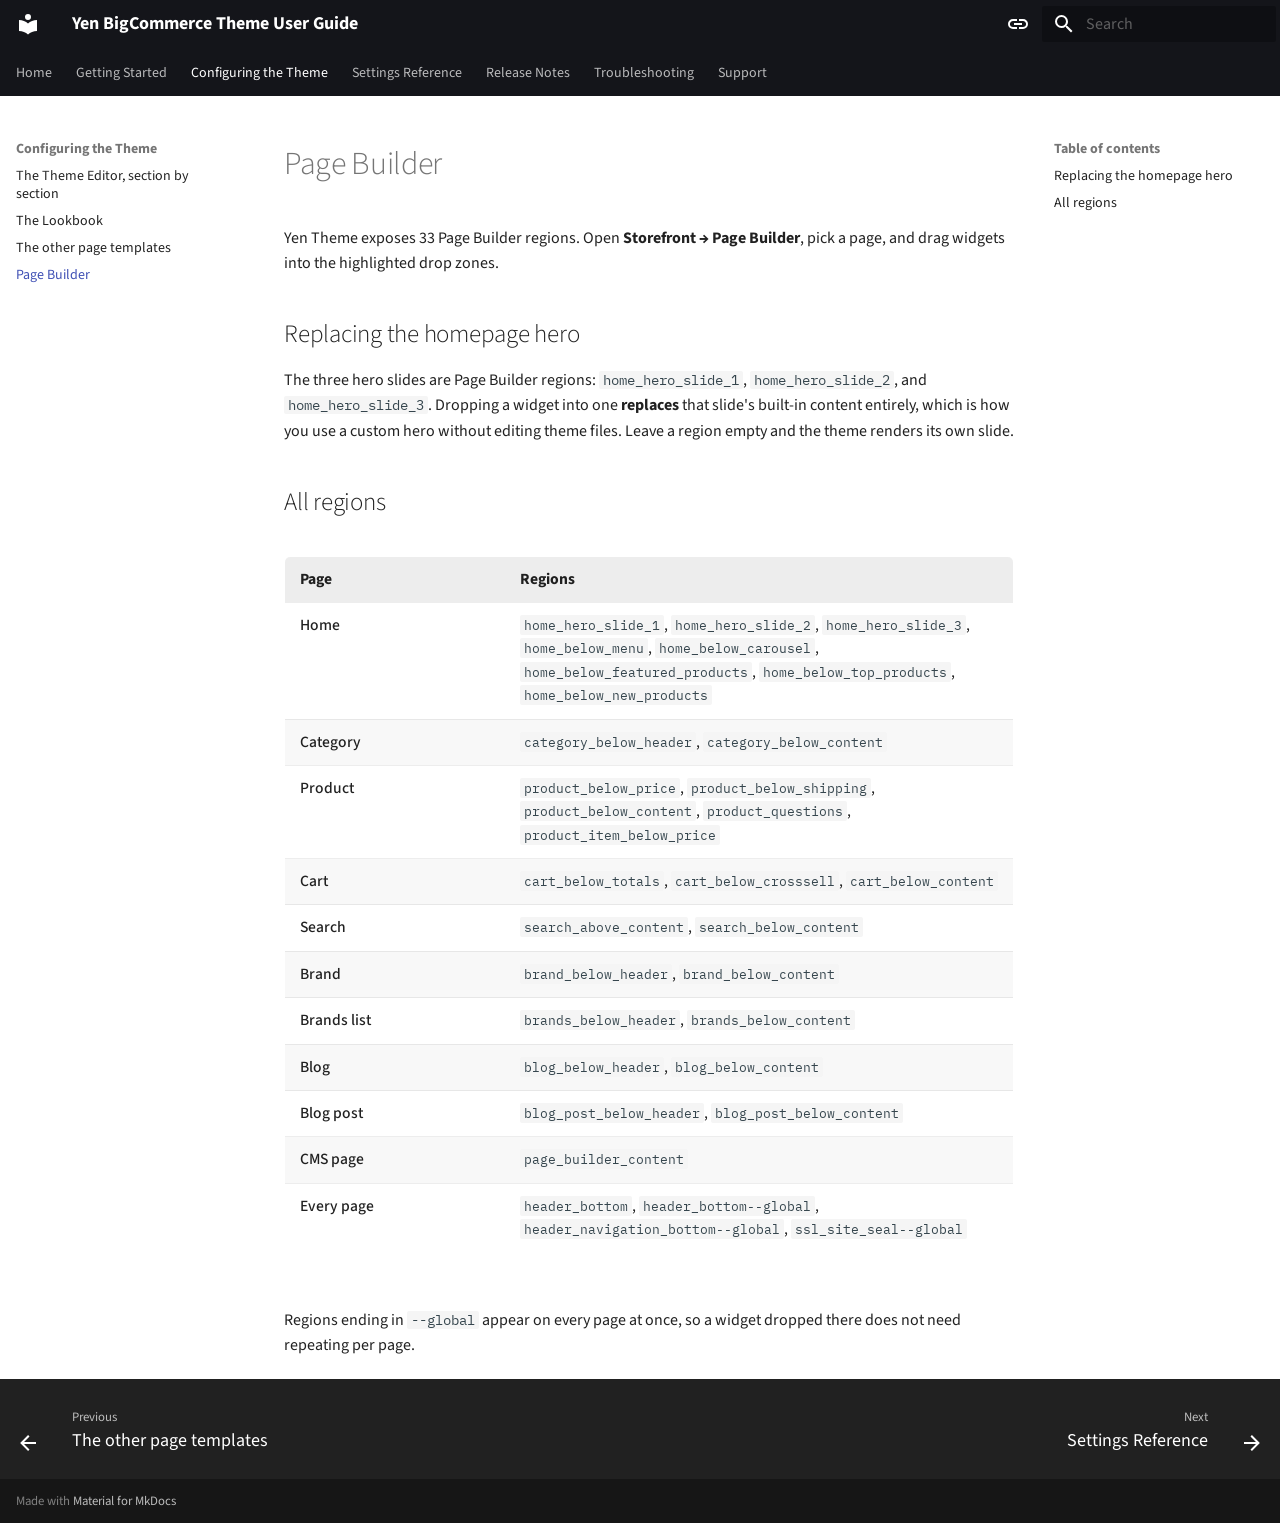
<file: usage/page-builder.html>
<!doctype html>
<html lang="en" class="no-js">
  <head>
    
      <meta charset="utf-8">
      <meta name="viewport" content="width=device-width,initial-scale=1">
      
        <meta name="description" content="Merchant guide for the Yen BigCommerce theme by PapaThemes — install it, pick a variation, configure the Theme Editor, and set up the Lookbook and Page Builder hero.">
      
      
        <meta name="author" content="PapaThemes">
      
      
        <link rel="canonical" href="https://tvlgiao.github.io/bc-yen-docs/usage/page-builder.html">
      
      
        <link rel="prev" href="page-templates.html">
      
      
        <link rel="next" href="../settings-reference.html">
      
      
        
      
      
      <link rel="icon" href="../assets/images/favicon.png">
      <meta name="generator" content="mkdocs-1.6.1, mkdocs-material-9.7.7">
    
    
      
        <title>Page Builder - Yen BigCommerce Theme User Guide</title>
      
    
    
      <link rel="stylesheet" href="../assets/stylesheets/main.ec1eaa64.min.css">
      
        
        <link rel="stylesheet" href="../assets/stylesheets/palette.ab4e12ef.min.css">
      
      


    
    
      
    
    
      
        
        
        <link rel="preconnect" href="https://fonts.gstatic.com" crossorigin>
        <link rel="stylesheet" href="https://fonts.googleapis.com/css?family=Source+Sans+3:300,300i,400,400i,700,700i%7CIBM+Plex+Mono:400,400i,700,700i&display=fallback">
        <style>:root{--md-text-font:"Source Sans 3";--md-code-font:"IBM Plex Mono"}</style>
      
    
    
      <link rel="stylesheet" href="../css/style.css">
    
    <script>__md_scope=new URL("..",location),__md_hash=e=>[...e].reduce(((e,_)=>(e<<5)-e+_.charCodeAt(0)),0),__md_get=(e,_=localStorage,t=__md_scope)=>JSON.parse(_.getItem(t.pathname+"."+e)),__md_set=(e,_,t=localStorage,a=__md_scope)=>{try{t.setItem(a.pathname+"."+e,JSON.stringify(_))}catch(e){}}</script>
    
      

    
    
  </head>
  
  
    
    
      
    
    
    
    
    <body dir="ltr" data-md-color-scheme="default" data-md-color-primary="black" data-md-color-accent="deep-orange">
  
    
    <input class="md-toggle" data-md-toggle="drawer" type="checkbox" id="__drawer" autocomplete="off">
    <input class="md-toggle" data-md-toggle="search" type="checkbox" id="__search" autocomplete="off">
    <label class="md-overlay" for="__drawer"></label>
    <div data-md-component="skip">
      
        
        <a href="#page-builder" class="md-skip">
          Skip to content
        </a>
      
    </div>
    <div data-md-component="announce">
      
    </div>
    
    
      

<header class="md-header" data-md-component="header">
  <nav class="md-header__inner md-grid" aria-label="Header">
    <a href="../index.html" title="Yen BigCommerce Theme User Guide" class="md-header__button md-logo" aria-label="Yen BigCommerce Theme User Guide" data-md-component="logo">
      
  
  <svg xmlns="http://www.w3.org/2000/svg" viewBox="0 0 24 24"><path d="M12 8a3 3 0 0 0 3-3 3 3 0 0 0-3-3 3 3 0 0 0-3 3 3 3 0 0 0 3 3m0 3.54C9.64 9.35 6.5 8 3 8v11c3.5 0 6.64 1.35 9 3.54 2.36-2.19 5.5-3.54 9-3.54V8c-3.5 0-6.64 1.35-9 3.54"/></svg>

    </a>
    <label class="md-header__button md-icon" for="__drawer">
      
      <svg xmlns="http://www.w3.org/2000/svg" viewBox="0 0 24 24"><path d="M3 6h18v2H3zm0 5h18v2H3zm0 5h18v2H3z"/></svg>
    </label>
    <div class="md-header__title" data-md-component="header-title">
      <div class="md-header__ellipsis">
        <div class="md-header__topic">
          <span class="md-ellipsis">
            Yen BigCommerce Theme User Guide
          </span>
        </div>
        <div class="md-header__topic" data-md-component="header-topic">
          <span class="md-ellipsis">
            
              Page Builder
            
          </span>
        </div>
      </div>
    </div>
    
      
        <form class="md-header__option" data-md-component="palette">
  
    
    
    
    <input class="md-option" data-md-color-media="(prefers-color-scheme)" data-md-color-scheme="default" data-md-color-primary="black" data-md-color-accent="deep-orange"  aria-label="Switch to light mode"  type="radio" name="__palette" id="__palette_0">
    
      <label class="md-header__button md-icon" title="Switch to light mode" for="__palette_1" hidden>
        <svg xmlns="http://www.w3.org/2000/svg" viewBox="0 0 24 24"><path d="M3.9 12c0-1.71 1.39-3.1 3.1-3.1h4V7H7a5 5 0 0 0-5 5 5 5 0 0 0 5 5h4v-1.9H7c-1.71 0-3.1-1.39-3.1-3.1M8 13h8v-2H8zm9-6h-4v1.9h4c1.71 0 3.1 1.39 3.1 3.1s-1.39 3.1-3.1 3.1h-4V17h4a5 5 0 0 0 5-5 5 5 0 0 0-5-5"/></svg>
      </label>
    
  
    
    
    
    <input class="md-option" data-md-color-media="(prefers-color-scheme: light)" data-md-color-scheme="default" data-md-color-primary="black" data-md-color-accent="deep-orange"  aria-label="Switch to dark mode"  type="radio" name="__palette" id="__palette_1">
    
      <label class="md-header__button md-icon" title="Switch to dark mode" for="__palette_2" hidden>
        <svg xmlns="http://www.w3.org/2000/svg" viewBox="0 0 24 24"><path d="M17 7H7a5 5 0 0 0-5 5 5 5 0 0 0 5 5h10a5 5 0 0 0 5-5 5 5 0 0 0-5-5m0 8a3 3 0 0 1-3-3 3 3 0 0 1 3-3 3 3 0 0 1 3 3 3 3 0 0 1-3 3"/></svg>
      </label>
    
  
    
    
    
    <input class="md-option" data-md-color-media="(prefers-color-scheme: dark)" data-md-color-scheme="slate" data-md-color-primary="black" data-md-color-accent="deep-orange"  aria-label="Switch to system preference"  type="radio" name="__palette" id="__palette_2">
    
      <label class="md-header__button md-icon" title="Switch to system preference" for="__palette_0" hidden>
        <svg xmlns="http://www.w3.org/2000/svg" viewBox="0 0 24 24"><path d="M17 7H7a5 5 0 0 0-5 5 5 5 0 0 0 5 5h10a5 5 0 0 0 5-5 5 5 0 0 0-5-5M7 15a3 3 0 0 1-3-3 3 3 0 0 1 3-3 3 3 0 0 1 3 3 3 3 0 0 1-3 3"/></svg>
      </label>
    
  
</form>
      
    
    
      <script>var palette=__md_get("__palette");if(palette&&palette.color){if("(prefers-color-scheme)"===palette.color.media){var media=matchMedia("(prefers-color-scheme: light)"),input=document.querySelector(media.matches?"[data-md-color-media='(prefers-color-scheme: light)']":"[data-md-color-media='(prefers-color-scheme: dark)']");palette.color.media=input.getAttribute("data-md-color-media"),palette.color.scheme=input.getAttribute("data-md-color-scheme"),palette.color.primary=input.getAttribute("data-md-color-primary"),palette.color.accent=input.getAttribute("data-md-color-accent")}for(var[key,value]of Object.entries(palette.color))document.body.setAttribute("data-md-color-"+key,value)}</script>
    
    
    
      
      
        <label class="md-header__button md-icon" for="__search">
          
          <svg xmlns="http://www.w3.org/2000/svg" viewBox="0 0 24 24"><path d="M9.5 3A6.5 6.5 0 0 1 16 9.5c0 1.61-.59 3.09-1.56 4.23l.27.27h.79l5 5-1.5 1.5-5-5v-.79l-.27-.27A6.52 6.52 0 0 1 9.5 16 6.5 6.5 0 0 1 3 9.5 6.5 6.5 0 0 1 9.5 3m0 2C7 5 5 7 5 9.5S7 14 9.5 14 14 12 14 9.5 12 5 9.5 5"/></svg>
        </label>
        <div class="md-search" data-md-component="search" role="dialog">
  <label class="md-search__overlay" for="__search"></label>
  <div class="md-search__inner" role="search">
    <form class="md-search__form" name="search">
      <input type="text" class="md-search__input" name="query" aria-label="Search" placeholder="Search" autocapitalize="off" autocorrect="off" autocomplete="off" spellcheck="false" data-md-component="search-query" required>
      <label class="md-search__icon md-icon" for="__search">
        
        <svg xmlns="http://www.w3.org/2000/svg" viewBox="0 0 24 24"><path d="M9.5 3A6.5 6.5 0 0 1 16 9.5c0 1.61-.59 3.09-1.56 4.23l.27.27h.79l5 5-1.5 1.5-5-5v-.79l-.27-.27A6.52 6.52 0 0 1 9.5 16 6.5 6.5 0 0 1 3 9.5 6.5 6.5 0 0 1 9.5 3m0 2C7 5 5 7 5 9.5S7 14 9.5 14 14 12 14 9.5 12 5 9.5 5"/></svg>
        
        <svg xmlns="http://www.w3.org/2000/svg" viewBox="0 0 24 24"><path d="M20 11v2H8l5.5 5.5-1.42 1.42L4.16 12l7.92-7.92L13.5 5.5 8 11z"/></svg>
      </label>
      <nav class="md-search__options" aria-label="Search">
        
          <a href="javascript:void(0)" class="md-search__icon md-icon" title="Share" aria-label="Share" data-clipboard data-clipboard-text="" data-md-component="search-share" tabindex="-1">
            
            <svg xmlns="http://www.w3.org/2000/svg" viewBox="0 0 24 24"><path d="M18 16.08c-.76 0-1.44.3-1.96.77L8.91 12.7c.05-.23.09-.46.09-.7s-.04-.47-.09-.7l7.05-4.11c.54.5 1.25.81 2.04.81a3 3 0 0 0 3-3 3 3 0 0 0-3-3 3 3 0 0 0-3 3c0 .24.04.47.09.7L8.04 9.81C7.5 9.31 6.79 9 6 9a3 3 0 0 0-3 3 3 3 0 0 0 3 3c.79 0 1.5-.31 2.04-.81l7.12 4.15c-.05.21-.08.43-.08.66 0 1.61 1.31 2.91 2.92 2.91s2.92-1.3 2.92-2.91A2.92 2.92 0 0 0 18 16.08"/></svg>
          </a>
        
        <button type="reset" class="md-search__icon md-icon" title="Clear" aria-label="Clear" tabindex="-1">
          
          <svg xmlns="http://www.w3.org/2000/svg" viewBox="0 0 24 24"><path d="M19 6.41 17.59 5 12 10.59 6.41 5 5 6.41 10.59 12 5 17.59 6.41 19 12 13.41 17.59 19 19 17.59 13.41 12z"/></svg>
        </button>
      </nav>
      
        <div class="md-search__suggest" data-md-component="search-suggest"></div>
      
    </form>
    <div class="md-search__output">
      <div class="md-search__scrollwrap" tabindex="0" data-md-scrollfix>
        <div class="md-search-result" data-md-component="search-result">
          <div class="md-search-result__meta">
            Initializing search
          </div>
          <ol class="md-search-result__list" role="presentation"></ol>
        </div>
      </div>
    </div>
  </div>
</div>
      
    
    
  </nav>
  
</header>
    
    <div class="md-container" data-md-component="container">
      
      
        
          
            
<nav class="md-tabs" aria-label="Tabs" data-md-component="tabs">
  <div class="md-grid">
    <ul class="md-tabs__list">
      
        
  
  
  
  
    <li class="md-tabs__item">
      <a href="../index.html" class="md-tabs__link">
        
  
  
    
  
  Home

      </a>
    </li>
  

      
        
  
  
  
  
    
    
      <li class="md-tabs__item">
        <a href="install.html" class="md-tabs__link">
          
  
  
    
  
  Getting Started

        </a>
      </li>
    
  

      
        
  
  
  
    
  
  
    
    
      <li class="md-tabs__item md-tabs__item--active">
        <a href="theme-editor.html" class="md-tabs__link">
          
  
  
    
  
  Configuring the Theme

        </a>
      </li>
    
  

      
        
  
  
  
  
    <li class="md-tabs__item">
      <a href="../settings-reference.html" class="md-tabs__link">
        
  
  
    
  
  Settings Reference

      </a>
    </li>
  

      
        
  
  
  
  
    <li class="md-tabs__item">
      <a href="../changelog.html" class="md-tabs__link">
        
  
  
    
  
  Release Notes

      </a>
    </li>
  

      
        
  
  
  
  
    <li class="md-tabs__item">
      <a href="../troubleshooting.html" class="md-tabs__link">
        
  
  
    
  
  Troubleshooting

      </a>
    </li>
  

      
        
  
  
  
  
    <li class="md-tabs__item">
      <a href="../support.html" class="md-tabs__link">
        
  
  
    
  
  Support

      </a>
    </li>
  

      
    </ul>
  </div>
</nav>
          
        
      
      <main class="md-main" data-md-component="main">
        <div class="md-main__inner md-grid">
          
            
              
              <div class="md-sidebar md-sidebar--primary" data-md-component="sidebar" data-md-type="navigation" >
                <div class="md-sidebar__scrollwrap">
                  <div class="md-sidebar__inner">
                    


  


<nav class="md-nav md-nav--primary md-nav--lifted" aria-label="Navigation" data-md-level="0">
  <label class="md-nav__title" for="__drawer">
    <a href="../index.html" title="Yen BigCommerce Theme User Guide" class="md-nav__button md-logo" aria-label="Yen BigCommerce Theme User Guide" data-md-component="logo">
      
  
  <svg xmlns="http://www.w3.org/2000/svg" viewBox="0 0 24 24"><path d="M12 8a3 3 0 0 0 3-3 3 3 0 0 0-3-3 3 3 0 0 0-3 3 3 3 0 0 0 3 3m0 3.54C9.64 9.35 6.5 8 3 8v11c3.5 0 6.64 1.35 9 3.54 2.36-2.19 5.5-3.54 9-3.54V8c-3.5 0-6.64 1.35-9 3.54"/></svg>

    </a>
    Yen BigCommerce Theme User Guide
  </label>
  
  <ul class="md-nav__list" data-md-scrollfix>
    
      
      
  
  
  
  
    <li class="md-nav__item">
      <a href="../index.html" class="md-nav__link">
        
  
  
  <span class="md-ellipsis">
    
  
    Home
  

    
  </span>
  
  

      </a>
    </li>
  

    
      
      
  
  
  
  
    
    
      
        
      
        
      
    
    
    
      
      
        
      
    
    
    <li class="md-nav__item md-nav__item--nested">
      
        
        
        <input class="md-nav__toggle md-toggle " type="checkbox" id="__nav_2" >
        
          
          <label class="md-nav__link" for="__nav_2" id="__nav_2_label" tabindex="0">
            
  
  
  <span class="md-ellipsis">
    
  
    Getting Started
  

    
  </span>
  
  

            <span class="md-nav__icon md-icon"></span>
          </label>
        
        <nav class="md-nav" data-md-level="1" aria-labelledby="__nav_2_label" aria-expanded="false">
          <label class="md-nav__title" for="__nav_2">
            <span class="md-nav__icon md-icon"></span>
            
  
    Getting Started
  

          </label>
          <ul class="md-nav__list" data-md-scrollfix>
            
              
                
  
  
  
  
    <li class="md-nav__item">
      <a href="install.html" class="md-nav__link">
        
  
  
  <span class="md-ellipsis">
    
  
    Installing
  

    
  </span>
  
  

      </a>
    </li>
  

              
            
              
                
  
  
  
  
    <li class="md-nav__item">
      <a href="choose-variation.html" class="md-nav__link">
        
  
  
  <span class="md-ellipsis">
    
  
    Choosing a variation
  

    
  </span>
  
  

      </a>
    </li>
  

              
            
          </ul>
        </nav>
      
    </li>
  

    
      
      
  
  
    
  
  
  
    
    
      
        
      
        
      
        
      
        
      
    
    
    
      
        
        
      
      
        
      
    
    
    <li class="md-nav__item md-nav__item--active md-nav__item--section md-nav__item--nested">
      
        
        
        <input class="md-nav__toggle md-toggle " type="checkbox" id="__nav_3" checked>
        
          
          <label class="md-nav__link" for="__nav_3" id="__nav_3_label" tabindex="">
            
  
  
  <span class="md-ellipsis">
    
  
    Configuring the Theme
  

    
  </span>
  
  

            <span class="md-nav__icon md-icon"></span>
          </label>
        
        <nav class="md-nav" data-md-level="1" aria-labelledby="__nav_3_label" aria-expanded="true">
          <label class="md-nav__title" for="__nav_3">
            <span class="md-nav__icon md-icon"></span>
            
  
    Configuring the Theme
  

          </label>
          <ul class="md-nav__list" data-md-scrollfix>
            
              
                
  
  
  
  
    <li class="md-nav__item">
      <a href="theme-editor.html" class="md-nav__link">
        
  
  
  <span class="md-ellipsis">
    
  
    The Theme Editor, section by section
  

    
  </span>
  
  

      </a>
    </li>
  

              
            
              
                
  
  
  
  
    <li class="md-nav__item">
      <a href="lookbook.html" class="md-nav__link">
        
  
  
  <span class="md-ellipsis">
    
  
    The Lookbook
  

    
  </span>
  
  

      </a>
    </li>
  

              
            
              
                
  
  
  
  
    <li class="md-nav__item">
      <a href="page-templates.html" class="md-nav__link">
        
  
  
  <span class="md-ellipsis">
    
  
    The other page templates
  

    
  </span>
  
  

      </a>
    </li>
  

              
            
              
                
  
  
    
  
  
  
    <li class="md-nav__item md-nav__item--active">
      
      <input class="md-nav__toggle md-toggle" type="checkbox" id="__toc">
      
      
        
      
      
        <label class="md-nav__link md-nav__link--active" for="__toc">
          
  
  
  <span class="md-ellipsis">
    
  
    Page Builder
  

    
  </span>
  
  

          <span class="md-nav__icon md-icon"></span>
        </label>
      
      <a href="page-builder.html" class="md-nav__link md-nav__link--active">
        
  
  
  <span class="md-ellipsis">
    
  
    Page Builder
  

    
  </span>
  
  

      </a>
      
        

<nav class="md-nav md-nav--secondary" aria-label="Table of contents">
  
  
  
    
  
  
    <label class="md-nav__title" for="__toc">
      <span class="md-nav__icon md-icon"></span>
      Table of contents
    </label>
    <ul class="md-nav__list" data-md-component="toc" data-md-scrollfix>
      
        <li class="md-nav__item">
  <a href="#replacing-the-homepage-hero" class="md-nav__link">
    <span class="md-ellipsis">
      
        Replacing the homepage hero
      
    </span>
  </a>
  
</li>
      
        <li class="md-nav__item">
  <a href="#all-regions" class="md-nav__link">
    <span class="md-ellipsis">
      
        All regions
      
    </span>
  </a>
  
</li>
      
    </ul>
  
</nav>
      
    </li>
  

              
            
          </ul>
        </nav>
      
    </li>
  

    
      
      
  
  
  
  
    <li class="md-nav__item">
      <a href="../settings-reference.html" class="md-nav__link">
        
  
  
  <span class="md-ellipsis">
    
  
    Settings Reference
  

    
  </span>
  
  

      </a>
    </li>
  

    
      
      
  
  
  
  
    <li class="md-nav__item">
      <a href="../changelog.html" class="md-nav__link">
        
  
  
  <span class="md-ellipsis">
    
  
    Release Notes
  

    
  </span>
  
  

      </a>
    </li>
  

    
      
      
  
  
  
  
    <li class="md-nav__item">
      <a href="../troubleshooting.html" class="md-nav__link">
        
  
  
  <span class="md-ellipsis">
    
  
    Troubleshooting
  

    
  </span>
  
  

      </a>
    </li>
  

    
      
      
  
  
  
  
    <li class="md-nav__item">
      <a href="../support.html" class="md-nav__link">
        
  
  
  <span class="md-ellipsis">
    
  
    Support
  

    
  </span>
  
  

      </a>
    </li>
  

    
  </ul>
</nav>
                  </div>
                </div>
              </div>
            
            
              
              <div class="md-sidebar md-sidebar--secondary" data-md-component="sidebar" data-md-type="toc" >
                <div class="md-sidebar__scrollwrap">
                  <div class="md-sidebar__inner">
                    

<nav class="md-nav md-nav--secondary" aria-label="Table of contents">
  
  
  
    
  
  
    <label class="md-nav__title" for="__toc">
      <span class="md-nav__icon md-icon"></span>
      Table of contents
    </label>
    <ul class="md-nav__list" data-md-component="toc" data-md-scrollfix>
      
        <li class="md-nav__item">
  <a href="#replacing-the-homepage-hero" class="md-nav__link">
    <span class="md-ellipsis">
      
        Replacing the homepage hero
      
    </span>
  </a>
  
</li>
      
        <li class="md-nav__item">
  <a href="#all-regions" class="md-nav__link">
    <span class="md-ellipsis">
      
        All regions
      
    </span>
  </a>
  
</li>
      
    </ul>
  
</nav>
                  </div>
                </div>
              </div>
            
          
          
            <div class="md-content" data-md-component="content">
              
              <article class="md-content__inner md-typeset">
                
                  



<h1 id="page-builder">Page Builder<a class="headerlink" href="#page-builder" title="Permanent link">&para;</a></h1>
<p>Yen Theme exposes 33 Page Builder regions. Open <strong>Storefront → Page Builder</strong>, pick a page,
and drag widgets into the highlighted drop zones.</p>
<h2 id="replacing-the-homepage-hero">Replacing the homepage hero<a class="headerlink" href="#replacing-the-homepage-hero" title="Permanent link">&para;</a></h2>
<p>The three hero slides are Page Builder regions: <code>home_hero_slide_1</code>, <code>home_hero_slide_2</code>,
and <code>home_hero_slide_3</code>. Dropping a widget into one <strong>replaces</strong> that slide's built-in
content entirely, which is how you use a custom hero without editing theme files. Leave a
region empty and the theme renders its own slide.</p>
<h2 id="all-regions">All regions<a class="headerlink" href="#all-regions" title="Permanent link">&para;</a></h2>
<table>
<thead>
<tr>
<th>Page</th>
<th>Regions</th>
</tr>
</thead>
<tbody>
<tr>
<td>Home</td>
<td><code>home_hero_slide_1</code>, <code>home_hero_slide_2</code>, <code>home_hero_slide_3</code>, <code>home_below_menu</code>, <code>home_below_carousel</code>, <code>home_below_featured_products</code>, <code>home_below_top_products</code>, <code>home_below_new_products</code></td>
</tr>
<tr>
<td>Category</td>
<td><code>category_below_header</code>, <code>category_below_content</code></td>
</tr>
<tr>
<td>Product</td>
<td><code>product_below_price</code>, <code>product_below_shipping</code>, <code>product_below_content</code>, <code>product_questions</code>, <code>product_item_below_price</code></td>
</tr>
<tr>
<td>Cart</td>
<td><code>cart_below_totals</code>, <code>cart_below_crosssell</code>, <code>cart_below_content</code></td>
</tr>
<tr>
<td>Search</td>
<td><code>search_above_content</code>, <code>search_below_content</code></td>
</tr>
<tr>
<td>Brand</td>
<td><code>brand_below_header</code>, <code>brand_below_content</code></td>
</tr>
<tr>
<td>Brands list</td>
<td><code>brands_below_header</code>, <code>brands_below_content</code></td>
</tr>
<tr>
<td>Blog</td>
<td><code>blog_below_header</code>, <code>blog_below_content</code></td>
</tr>
<tr>
<td>Blog post</td>
<td><code>blog_post_below_header</code>, <code>blog_post_below_content</code></td>
</tr>
<tr>
<td>CMS page</td>
<td><code>page_builder_content</code></td>
</tr>
<tr>
<td>Every page</td>
<td><code>header_bottom</code>, <code>header_bottom--global</code>, <code>header_navigation_bottom--global</code>, <code>ssl_site_seal--global</code></td>
</tr>
</tbody>
</table>
<p>Regions ending in <code>--global</code> appear on every page at once, so a widget dropped there does
not need repeating per page.</p>












                
              </article>
            </div>
          
          
<script>var target=document.getElementById(location.hash.slice(1));target&&target.name&&(target.checked=target.name.startsWith("__tabbed_"))</script>
        </div>
        
          <button type="button" class="md-top md-icon" data-md-component="top" hidden>
  
  <svg xmlns="http://www.w3.org/2000/svg" viewBox="0 0 24 24"><path d="M13 20h-2V8l-5.5 5.5-1.42-1.42L12 4.16l7.92 7.92-1.42 1.42L13 8z"/></svg>
  Back to top
</button>
        
      </main>
      
        <footer class="md-footer">
  
    
      
      <nav class="md-footer__inner md-grid" aria-label="Footer" >
        
          
          <a href="page-templates.html" class="md-footer__link md-footer__link--prev" aria-label="Previous: The other page templates">
            <div class="md-footer__button md-icon">
              
              <svg xmlns="http://www.w3.org/2000/svg" viewBox="0 0 24 24"><path d="M20 11v2H8l5.5 5.5-1.42 1.42L4.16 12l7.92-7.92L13.5 5.5 8 11z"/></svg>
            </div>
            <div class="md-footer__title">
              <span class="md-footer__direction">
                Previous
              </span>
              <div class="md-ellipsis">
                The other page templates
              </div>
            </div>
          </a>
        
        
          
          <a href="../settings-reference.html" class="md-footer__link md-footer__link--next" aria-label="Next: Settings Reference">
            <div class="md-footer__title">
              <span class="md-footer__direction">
                Next
              </span>
              <div class="md-ellipsis">
                Settings Reference
              </div>
            </div>
            <div class="md-footer__button md-icon">
              
              <svg xmlns="http://www.w3.org/2000/svg" viewBox="0 0 24 24"><path d="M4 11v2h12l-5.5 5.5 1.42 1.42L19.84 12l-7.92-7.92L10.5 5.5 16 11z"/></svg>
            </div>
          </a>
        
      </nav>
    
  
  <div class="md-footer-meta md-typeset">
    <div class="md-footer-meta__inner md-grid">
      <div class="md-copyright">
  
  
    Made with
    <a href="https://squidfunk.github.io/mkdocs-material/" target="_blank" rel="noopener">
      Material for MkDocs
    </a>
  
</div>
      
    </div>
  </div>
</footer>
      
    </div>
    <div class="md-dialog" data-md-component="dialog">
      <div class="md-dialog__inner md-typeset"></div>
    </div>
    
    
    
      
      
      <script id="__config" type="application/json">{"annotate": null, "base": "..", "features": ["announce.dismiss", "content.code.annotate", "content.code.copy", "content.tooltips", "navigation.footer", "navigation.indexes", "navigation.sections", "navigation.tabs", "navigation.top", "navigation.tracking", "search.highlight", "search.share", "search.suggest", "toc.follow"], "search": "../assets/javascripts/workers/search.2c215733.min.js", "tags": null, "translations": {"clipboard.copied": "Copied to clipboard", "clipboard.copy": "Copy to clipboard", "search.result.more.one": "1 more on this page", "search.result.more.other": "# more on this page", "search.result.none": "No matching documents", "search.result.one": "1 matching document", "search.result.other": "# matching documents", "search.result.placeholder": "Type to start searching", "search.result.term.missing": "Missing", "select.version": "Select version"}, "version": null}</script>
    
    
  
      <script src="../assets/javascripts/bundle.d7400e89.min.js"></script>
      
    
  <script src="https://bc-tools.papathemes.com/embed/chatbot.js" async></script>

  </body>
</html>
</file>
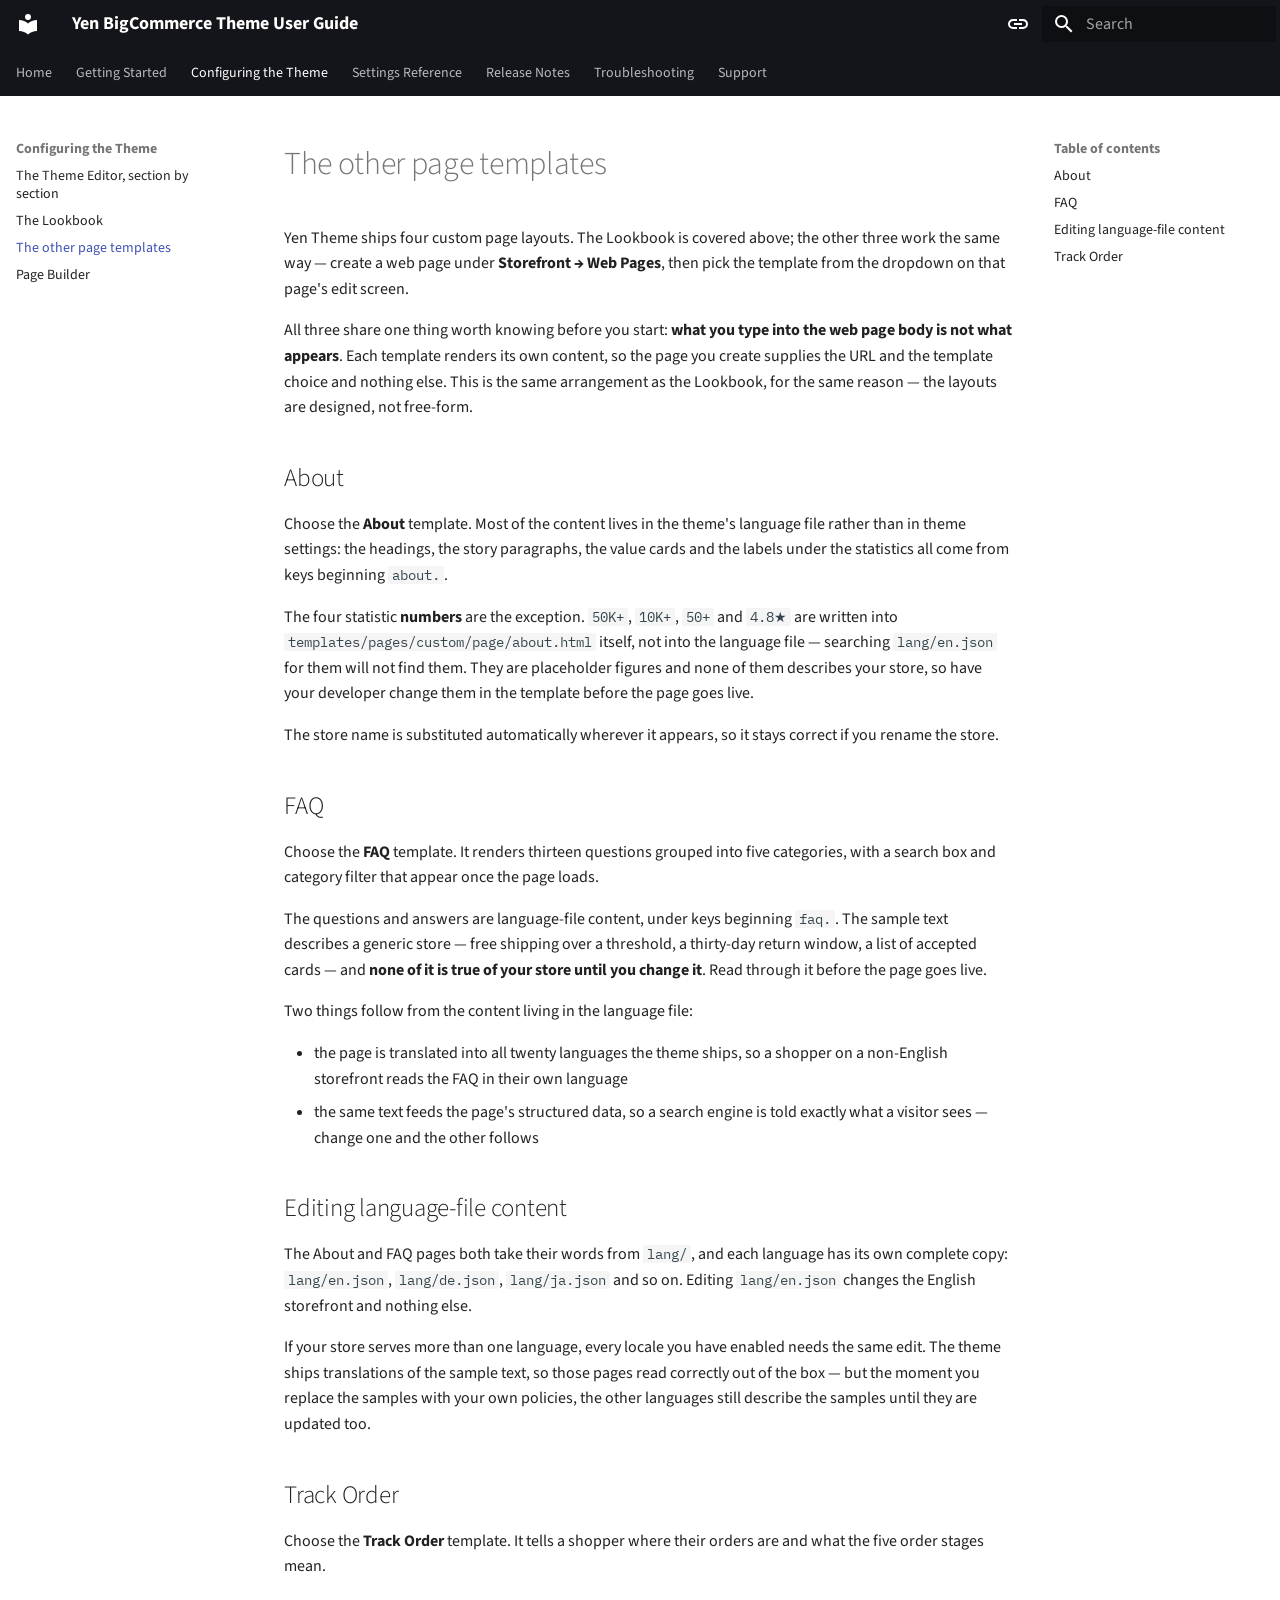
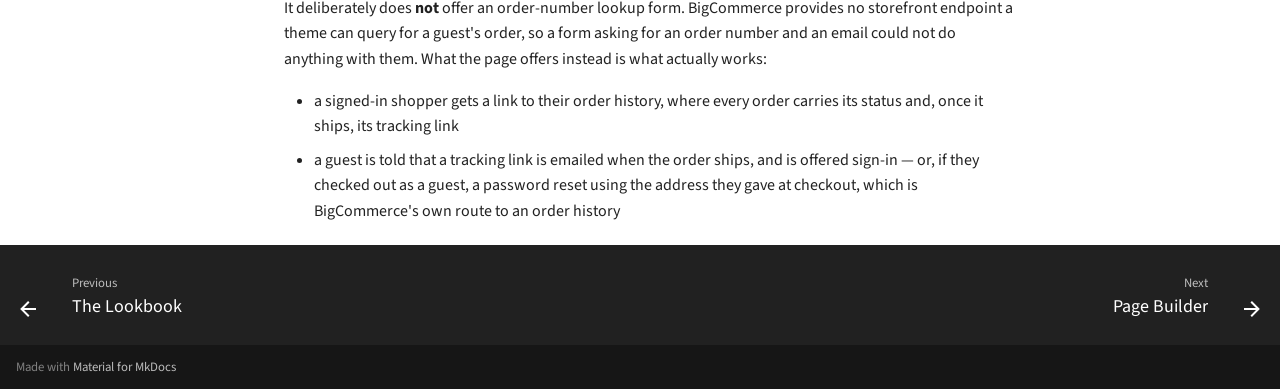
<file: usage/page-templates.html>
<!doctype html>
<html lang="en" class="no-js">
  <head>
    
      <meta charset="utf-8">
      <meta name="viewport" content="width=device-width,initial-scale=1">
      
        <meta name="description" content="Merchant guide for the Yen BigCommerce theme by PapaThemes — install it, pick a variation, configure the Theme Editor, and set up the Lookbook and Page Builder hero.">
      
      
        <meta name="author" content="PapaThemes">
      
      
        <link rel="canonical" href="https://tvlgiao.github.io/bc-yen-docs/usage/page-templates.html">
      
      
        <link rel="prev" href="lookbook.html">
      
      
        <link rel="next" href="page-builder.html">
      
      
        
      
      
      <link rel="icon" href="../assets/images/favicon.png">
      <meta name="generator" content="mkdocs-1.6.1, mkdocs-material-9.7.7">
    
    
      
        <title>The other page templates - Yen BigCommerce Theme User Guide</title>
      
    
    
      <link rel="stylesheet" href="../assets/stylesheets/main.ec1eaa64.min.css">
      
        
        <link rel="stylesheet" href="../assets/stylesheets/palette.ab4e12ef.min.css">
      
      


    
    
      
    
    
      
        
        
        <link rel="preconnect" href="https://fonts.gstatic.com" crossorigin>
        <link rel="stylesheet" href="https://fonts.googleapis.com/css?family=Source+Sans+3:300,300i,400,400i,700,700i%7CIBM+Plex+Mono:400,400i,700,700i&display=fallback">
        <style>:root{--md-text-font:"Source Sans 3";--md-code-font:"IBM Plex Mono"}</style>
      
    
    
      <link rel="stylesheet" href="../css/style.css">
    
    <script>__md_scope=new URL("..",location),__md_hash=e=>[...e].reduce(((e,_)=>(e<<5)-e+_.charCodeAt(0)),0),__md_get=(e,_=localStorage,t=__md_scope)=>JSON.parse(_.getItem(t.pathname+"."+e)),__md_set=(e,_,t=localStorage,a=__md_scope)=>{try{t.setItem(a.pathname+"."+e,JSON.stringify(_))}catch(e){}}</script>
    
      

    
    
  </head>
  
  
    
    
      
    
    
    
    
    <body dir="ltr" data-md-color-scheme="default" data-md-color-primary="black" data-md-color-accent="deep-orange">
  
    
    <input class="md-toggle" data-md-toggle="drawer" type="checkbox" id="__drawer" autocomplete="off">
    <input class="md-toggle" data-md-toggle="search" type="checkbox" id="__search" autocomplete="off">
    <label class="md-overlay" for="__drawer"></label>
    <div data-md-component="skip">
      
        
        <a href="#the-other-page-templates" class="md-skip">
          Skip to content
        </a>
      
    </div>
    <div data-md-component="announce">
      
    </div>
    
    
      

<header class="md-header" data-md-component="header">
  <nav class="md-header__inner md-grid" aria-label="Header">
    <a href="../index.html" title="Yen BigCommerce Theme User Guide" class="md-header__button md-logo" aria-label="Yen BigCommerce Theme User Guide" data-md-component="logo">
      
  
  <svg xmlns="http://www.w3.org/2000/svg" viewBox="0 0 24 24"><path d="M12 8a3 3 0 0 0 3-3 3 3 0 0 0-3-3 3 3 0 0 0-3 3 3 3 0 0 0 3 3m0 3.54C9.64 9.35 6.5 8 3 8v11c3.5 0 6.64 1.35 9 3.54 2.36-2.19 5.5-3.54 9-3.54V8c-3.5 0-6.64 1.35-9 3.54"/></svg>

    </a>
    <label class="md-header__button md-icon" for="__drawer">
      
      <svg xmlns="http://www.w3.org/2000/svg" viewBox="0 0 24 24"><path d="M3 6h18v2H3zm0 5h18v2H3zm0 5h18v2H3z"/></svg>
    </label>
    <div class="md-header__title" data-md-component="header-title">
      <div class="md-header__ellipsis">
        <div class="md-header__topic">
          <span class="md-ellipsis">
            Yen BigCommerce Theme User Guide
          </span>
        </div>
        <div class="md-header__topic" data-md-component="header-topic">
          <span class="md-ellipsis">
            
              The other page templates
            
          </span>
        </div>
      </div>
    </div>
    
      
        <form class="md-header__option" data-md-component="palette">
  
    
    
    
    <input class="md-option" data-md-color-media="(prefers-color-scheme)" data-md-color-scheme="default" data-md-color-primary="black" data-md-color-accent="deep-orange"  aria-label="Switch to light mode"  type="radio" name="__palette" id="__palette_0">
    
      <label class="md-header__button md-icon" title="Switch to light mode" for="__palette_1" hidden>
        <svg xmlns="http://www.w3.org/2000/svg" viewBox="0 0 24 24"><path d="M3.9 12c0-1.71 1.39-3.1 3.1-3.1h4V7H7a5 5 0 0 0-5 5 5 5 0 0 0 5 5h4v-1.9H7c-1.71 0-3.1-1.39-3.1-3.1M8 13h8v-2H8zm9-6h-4v1.9h4c1.71 0 3.1 1.39 3.1 3.1s-1.39 3.1-3.1 3.1h-4V17h4a5 5 0 0 0 5-5 5 5 0 0 0-5-5"/></svg>
      </label>
    
  
    
    
    
    <input class="md-option" data-md-color-media="(prefers-color-scheme: light)" data-md-color-scheme="default" data-md-color-primary="black" data-md-color-accent="deep-orange"  aria-label="Switch to dark mode"  type="radio" name="__palette" id="__palette_1">
    
      <label class="md-header__button md-icon" title="Switch to dark mode" for="__palette_2" hidden>
        <svg xmlns="http://www.w3.org/2000/svg" viewBox="0 0 24 24"><path d="M17 7H7a5 5 0 0 0-5 5 5 5 0 0 0 5 5h10a5 5 0 0 0 5-5 5 5 0 0 0-5-5m0 8a3 3 0 0 1-3-3 3 3 0 0 1 3-3 3 3 0 0 1 3 3 3 3 0 0 1-3 3"/></svg>
      </label>
    
  
    
    
    
    <input class="md-option" data-md-color-media="(prefers-color-scheme: dark)" data-md-color-scheme="slate" data-md-color-primary="black" data-md-color-accent="deep-orange"  aria-label="Switch to system preference"  type="radio" name="__palette" id="__palette_2">
    
      <label class="md-header__button md-icon" title="Switch to system preference" for="__palette_0" hidden>
        <svg xmlns="http://www.w3.org/2000/svg" viewBox="0 0 24 24"><path d="M17 7H7a5 5 0 0 0-5 5 5 5 0 0 0 5 5h10a5 5 0 0 0 5-5 5 5 0 0 0-5-5M7 15a3 3 0 0 1-3-3 3 3 0 0 1 3-3 3 3 0 0 1 3 3 3 3 0 0 1-3 3"/></svg>
      </label>
    
  
</form>
      
    
    
      <script>var palette=__md_get("__palette");if(palette&&palette.color){if("(prefers-color-scheme)"===palette.color.media){var media=matchMedia("(prefers-color-scheme: light)"),input=document.querySelector(media.matches?"[data-md-color-media='(prefers-color-scheme: light)']":"[data-md-color-media='(prefers-color-scheme: dark)']");palette.color.media=input.getAttribute("data-md-color-media"),palette.color.scheme=input.getAttribute("data-md-color-scheme"),palette.color.primary=input.getAttribute("data-md-color-primary"),palette.color.accent=input.getAttribute("data-md-color-accent")}for(var[key,value]of Object.entries(palette.color))document.body.setAttribute("data-md-color-"+key,value)}</script>
    
    
    
      
      
        <label class="md-header__button md-icon" for="__search">
          
          <svg xmlns="http://www.w3.org/2000/svg" viewBox="0 0 24 24"><path d="M9.5 3A6.5 6.5 0 0 1 16 9.5c0 1.61-.59 3.09-1.56 4.23l.27.27h.79l5 5-1.5 1.5-5-5v-.79l-.27-.27A6.52 6.52 0 0 1 9.5 16 6.5 6.5 0 0 1 3 9.5 6.5 6.5 0 0 1 9.5 3m0 2C7 5 5 7 5 9.5S7 14 9.5 14 14 12 14 9.5 12 5 9.5 5"/></svg>
        </label>
        <div class="md-search" data-md-component="search" role="dialog">
  <label class="md-search__overlay" for="__search"></label>
  <div class="md-search__inner" role="search">
    <form class="md-search__form" name="search">
      <input type="text" class="md-search__input" name="query" aria-label="Search" placeholder="Search" autocapitalize="off" autocorrect="off" autocomplete="off" spellcheck="false" data-md-component="search-query" required>
      <label class="md-search__icon md-icon" for="__search">
        
        <svg xmlns="http://www.w3.org/2000/svg" viewBox="0 0 24 24"><path d="M9.5 3A6.5 6.5 0 0 1 16 9.5c0 1.61-.59 3.09-1.56 4.23l.27.27h.79l5 5-1.5 1.5-5-5v-.79l-.27-.27A6.52 6.52 0 0 1 9.5 16 6.5 6.5 0 0 1 3 9.5 6.5 6.5 0 0 1 9.5 3m0 2C7 5 5 7 5 9.5S7 14 9.5 14 14 12 14 9.5 12 5 9.5 5"/></svg>
        
        <svg xmlns="http://www.w3.org/2000/svg" viewBox="0 0 24 24"><path d="M20 11v2H8l5.5 5.5-1.42 1.42L4.16 12l7.92-7.92L13.5 5.5 8 11z"/></svg>
      </label>
      <nav class="md-search__options" aria-label="Search">
        
          <a href="javascript:void(0)" class="md-search__icon md-icon" title="Share" aria-label="Share" data-clipboard data-clipboard-text="" data-md-component="search-share" tabindex="-1">
            
            <svg xmlns="http://www.w3.org/2000/svg" viewBox="0 0 24 24"><path d="M18 16.08c-.76 0-1.44.3-1.96.77L8.91 12.7c.05-.23.09-.46.09-.7s-.04-.47-.09-.7l7.05-4.11c.54.5 1.25.81 2.04.81a3 3 0 0 0 3-3 3 3 0 0 0-3-3 3 3 0 0 0-3 3c0 .24.04.47.09.7L8.04 9.81C7.5 9.31 6.79 9 6 9a3 3 0 0 0-3 3 3 3 0 0 0 3 3c.79 0 1.5-.31 2.04-.81l7.12 4.15c-.05.21-.08.43-.08.66 0 1.61 1.31 2.91 2.92 2.91s2.92-1.3 2.92-2.91A2.92 2.92 0 0 0 18 16.08"/></svg>
          </a>
        
        <button type="reset" class="md-search__icon md-icon" title="Clear" aria-label="Clear" tabindex="-1">
          
          <svg xmlns="http://www.w3.org/2000/svg" viewBox="0 0 24 24"><path d="M19 6.41 17.59 5 12 10.59 6.41 5 5 6.41 10.59 12 5 17.59 6.41 19 12 13.41 17.59 19 19 17.59 13.41 12z"/></svg>
        </button>
      </nav>
      
        <div class="md-search__suggest" data-md-component="search-suggest"></div>
      
    </form>
    <div class="md-search__output">
      <div class="md-search__scrollwrap" tabindex="0" data-md-scrollfix>
        <div class="md-search-result" data-md-component="search-result">
          <div class="md-search-result__meta">
            Initializing search
          </div>
          <ol class="md-search-result__list" role="presentation"></ol>
        </div>
      </div>
    </div>
  </div>
</div>
      
    
    
  </nav>
  
</header>
    
    <div class="md-container" data-md-component="container">
      
      
        
          
            
<nav class="md-tabs" aria-label="Tabs" data-md-component="tabs">
  <div class="md-grid">
    <ul class="md-tabs__list">
      
        
  
  
  
  
    <li class="md-tabs__item">
      <a href="../index.html" class="md-tabs__link">
        
  
  
    
  
  Home

      </a>
    </li>
  

      
        
  
  
  
  
    
    
      <li class="md-tabs__item">
        <a href="install.html" class="md-tabs__link">
          
  
  
    
  
  Getting Started

        </a>
      </li>
    
  

      
        
  
  
  
    
  
  
    
    
      <li class="md-tabs__item md-tabs__item--active">
        <a href="theme-editor.html" class="md-tabs__link">
          
  
  
    
  
  Configuring the Theme

        </a>
      </li>
    
  

      
        
  
  
  
  
    <li class="md-tabs__item">
      <a href="../settings-reference.html" class="md-tabs__link">
        
  
  
    
  
  Settings Reference

      </a>
    </li>
  

      
        
  
  
  
  
    <li class="md-tabs__item">
      <a href="../changelog.html" class="md-tabs__link">
        
  
  
    
  
  Release Notes

      </a>
    </li>
  

      
        
  
  
  
  
    <li class="md-tabs__item">
      <a href="../troubleshooting.html" class="md-tabs__link">
        
  
  
    
  
  Troubleshooting

      </a>
    </li>
  

      
        
  
  
  
  
    <li class="md-tabs__item">
      <a href="../support.html" class="md-tabs__link">
        
  
  
    
  
  Support

      </a>
    </li>
  

      
    </ul>
  </div>
</nav>
          
        
      
      <main class="md-main" data-md-component="main">
        <div class="md-main__inner md-grid">
          
            
              
              <div class="md-sidebar md-sidebar--primary" data-md-component="sidebar" data-md-type="navigation" >
                <div class="md-sidebar__scrollwrap">
                  <div class="md-sidebar__inner">
                    


  


<nav class="md-nav md-nav--primary md-nav--lifted" aria-label="Navigation" data-md-level="0">
  <label class="md-nav__title" for="__drawer">
    <a href="../index.html" title="Yen BigCommerce Theme User Guide" class="md-nav__button md-logo" aria-label="Yen BigCommerce Theme User Guide" data-md-component="logo">
      
  
  <svg xmlns="http://www.w3.org/2000/svg" viewBox="0 0 24 24"><path d="M12 8a3 3 0 0 0 3-3 3 3 0 0 0-3-3 3 3 0 0 0-3 3 3 3 0 0 0 3 3m0 3.54C9.64 9.35 6.5 8 3 8v11c3.5 0 6.64 1.35 9 3.54 2.36-2.19 5.5-3.54 9-3.54V8c-3.5 0-6.64 1.35-9 3.54"/></svg>

    </a>
    Yen BigCommerce Theme User Guide
  </label>
  
  <ul class="md-nav__list" data-md-scrollfix>
    
      
      
  
  
  
  
    <li class="md-nav__item">
      <a href="../index.html" class="md-nav__link">
        
  
  
  <span class="md-ellipsis">
    
  
    Home
  

    
  </span>
  
  

      </a>
    </li>
  

    
      
      
  
  
  
  
    
    
      
        
      
        
      
    
    
    
      
      
        
      
    
    
    <li class="md-nav__item md-nav__item--nested">
      
        
        
        <input class="md-nav__toggle md-toggle " type="checkbox" id="__nav_2" >
        
          
          <label class="md-nav__link" for="__nav_2" id="__nav_2_label" tabindex="0">
            
  
  
  <span class="md-ellipsis">
    
  
    Getting Started
  

    
  </span>
  
  

            <span class="md-nav__icon md-icon"></span>
          </label>
        
        <nav class="md-nav" data-md-level="1" aria-labelledby="__nav_2_label" aria-expanded="false">
          <label class="md-nav__title" for="__nav_2">
            <span class="md-nav__icon md-icon"></span>
            
  
    Getting Started
  

          </label>
          <ul class="md-nav__list" data-md-scrollfix>
            
              
                
  
  
  
  
    <li class="md-nav__item">
      <a href="install.html" class="md-nav__link">
        
  
  
  <span class="md-ellipsis">
    
  
    Installing
  

    
  </span>
  
  

      </a>
    </li>
  

              
            
              
                
  
  
  
  
    <li class="md-nav__item">
      <a href="choose-variation.html" class="md-nav__link">
        
  
  
  <span class="md-ellipsis">
    
  
    Choosing a variation
  

    
  </span>
  
  

      </a>
    </li>
  

              
            
          </ul>
        </nav>
      
    </li>
  

    
      
      
  
  
    
  
  
  
    
    
      
        
      
        
      
        
      
        
      
    
    
    
      
        
        
      
      
        
      
    
    
    <li class="md-nav__item md-nav__item--active md-nav__item--section md-nav__item--nested">
      
        
        
        <input class="md-nav__toggle md-toggle " type="checkbox" id="__nav_3" checked>
        
          
          <label class="md-nav__link" for="__nav_3" id="__nav_3_label" tabindex="">
            
  
  
  <span class="md-ellipsis">
    
  
    Configuring the Theme
  

    
  </span>
  
  

            <span class="md-nav__icon md-icon"></span>
          </label>
        
        <nav class="md-nav" data-md-level="1" aria-labelledby="__nav_3_label" aria-expanded="true">
          <label class="md-nav__title" for="__nav_3">
            <span class="md-nav__icon md-icon"></span>
            
  
    Configuring the Theme
  

          </label>
          <ul class="md-nav__list" data-md-scrollfix>
            
              
                
  
  
  
  
    <li class="md-nav__item">
      <a href="theme-editor.html" class="md-nav__link">
        
  
  
  <span class="md-ellipsis">
    
  
    The Theme Editor, section by section
  

    
  </span>
  
  

      </a>
    </li>
  

              
            
              
                
  
  
  
  
    <li class="md-nav__item">
      <a href="lookbook.html" class="md-nav__link">
        
  
  
  <span class="md-ellipsis">
    
  
    The Lookbook
  

    
  </span>
  
  

      </a>
    </li>
  

              
            
              
                
  
  
    
  
  
  
    <li class="md-nav__item md-nav__item--active">
      
      <input class="md-nav__toggle md-toggle" type="checkbox" id="__toc">
      
      
        
      
      
        <label class="md-nav__link md-nav__link--active" for="__toc">
          
  
  
  <span class="md-ellipsis">
    
  
    The other page templates
  

    
  </span>
  
  

          <span class="md-nav__icon md-icon"></span>
        </label>
      
      <a href="page-templates.html" class="md-nav__link md-nav__link--active">
        
  
  
  <span class="md-ellipsis">
    
  
    The other page templates
  

    
  </span>
  
  

      </a>
      
        

<nav class="md-nav md-nav--secondary" aria-label="Table of contents">
  
  
  
    
  
  
    <label class="md-nav__title" for="__toc">
      <span class="md-nav__icon md-icon"></span>
      Table of contents
    </label>
    <ul class="md-nav__list" data-md-component="toc" data-md-scrollfix>
      
        <li class="md-nav__item">
  <a href="#about" class="md-nav__link">
    <span class="md-ellipsis">
      
        About
      
    </span>
  </a>
  
</li>
      
        <li class="md-nav__item">
  <a href="#faq" class="md-nav__link">
    <span class="md-ellipsis">
      
        FAQ
      
    </span>
  </a>
  
</li>
      
        <li class="md-nav__item">
  <a href="#editing-language-file-content" class="md-nav__link">
    <span class="md-ellipsis">
      
        Editing language-file content
      
    </span>
  </a>
  
</li>
      
        <li class="md-nav__item">
  <a href="#track-order" class="md-nav__link">
    <span class="md-ellipsis">
      
        Track Order
      
    </span>
  </a>
  
</li>
      
    </ul>
  
</nav>
      
    </li>
  

              
            
              
                
  
  
  
  
    <li class="md-nav__item">
      <a href="page-builder.html" class="md-nav__link">
        
  
  
  <span class="md-ellipsis">
    
  
    Page Builder
  

    
  </span>
  
  

      </a>
    </li>
  

              
            
          </ul>
        </nav>
      
    </li>
  

    
      
      
  
  
  
  
    <li class="md-nav__item">
      <a href="../settings-reference.html" class="md-nav__link">
        
  
  
  <span class="md-ellipsis">
    
  
    Settings Reference
  

    
  </span>
  
  

      </a>
    </li>
  

    
      
      
  
  
  
  
    <li class="md-nav__item">
      <a href="../changelog.html" class="md-nav__link">
        
  
  
  <span class="md-ellipsis">
    
  
    Release Notes
  

    
  </span>
  
  

      </a>
    </li>
  

    
      
      
  
  
  
  
    <li class="md-nav__item">
      <a href="../troubleshooting.html" class="md-nav__link">
        
  
  
  <span class="md-ellipsis">
    
  
    Troubleshooting
  

    
  </span>
  
  

      </a>
    </li>
  

    
      
      
  
  
  
  
    <li class="md-nav__item">
      <a href="../support.html" class="md-nav__link">
        
  
  
  <span class="md-ellipsis">
    
  
    Support
  

    
  </span>
  
  

      </a>
    </li>
  

    
  </ul>
</nav>
                  </div>
                </div>
              </div>
            
            
              
              <div class="md-sidebar md-sidebar--secondary" data-md-component="sidebar" data-md-type="toc" >
                <div class="md-sidebar__scrollwrap">
                  <div class="md-sidebar__inner">
                    

<nav class="md-nav md-nav--secondary" aria-label="Table of contents">
  
  
  
    
  
  
    <label class="md-nav__title" for="__toc">
      <span class="md-nav__icon md-icon"></span>
      Table of contents
    </label>
    <ul class="md-nav__list" data-md-component="toc" data-md-scrollfix>
      
        <li class="md-nav__item">
  <a href="#about" class="md-nav__link">
    <span class="md-ellipsis">
      
        About
      
    </span>
  </a>
  
</li>
      
        <li class="md-nav__item">
  <a href="#faq" class="md-nav__link">
    <span class="md-ellipsis">
      
        FAQ
      
    </span>
  </a>
  
</li>
      
        <li class="md-nav__item">
  <a href="#editing-language-file-content" class="md-nav__link">
    <span class="md-ellipsis">
      
        Editing language-file content
      
    </span>
  </a>
  
</li>
      
        <li class="md-nav__item">
  <a href="#track-order" class="md-nav__link">
    <span class="md-ellipsis">
      
        Track Order
      
    </span>
  </a>
  
</li>
      
    </ul>
  
</nav>
                  </div>
                </div>
              </div>
            
          
          
            <div class="md-content" data-md-component="content">
              
              <article class="md-content__inner md-typeset">
                
                  



<h1 id="the-other-page-templates">The other page templates<a class="headerlink" href="#the-other-page-templates" title="Permanent link">&para;</a></h1>
<p>Yen Theme ships four custom page layouts. The Lookbook is covered above; the other three
work the same way — create a web page under <strong>Storefront → Web Pages</strong>, then pick the
template from the dropdown on that page's edit screen.</p>
<p>All three share one thing worth knowing before you start: <strong>what you type into the web
page body is not what appears</strong>. Each template renders its own content, so the page you
create supplies the URL and the template choice and nothing else. This is the same
arrangement as the Lookbook, for the same reason — the layouts are designed, not free-form.</p>
<h2 id="about">About<a class="headerlink" href="#about" title="Permanent link">&para;</a></h2>
<p>Choose the <strong>About</strong> template. Most of the content lives in the theme's language file
rather than in theme settings: the headings, the story paragraphs, the value cards and the
labels under the statistics all come from keys beginning <code>about.</code>.</p>
<p>The four statistic <strong>numbers</strong> are the exception. <code>50K+</code>, <code>10K+</code>, <code>50+</code> and <code>4.8★</code> are
written into <code>templates/pages/custom/page/about.html</code> itself, not into the language file —
searching <code>lang/en.json</code> for them will not find them. They are placeholder figures and
none of them describes your store, so have your developer change them in the template
before the page goes live.</p>
<p>The store name is substituted automatically wherever it appears, so it stays correct if you
rename the store.</p>
<h2 id="faq">FAQ<a class="headerlink" href="#faq" title="Permanent link">&para;</a></h2>
<p>Choose the <strong>FAQ</strong> template. It renders thirteen questions grouped into five categories,
with a search box and category filter that appear once the page loads.</p>
<p>The questions and answers are language-file content, under keys beginning <code>faq.</code>. The
sample text describes a generic store — free shipping over a threshold, a thirty-day
return window, a list of accepted cards — and <strong>none of it is true of your store until you
change it</strong>. Read through it before the page goes live.</p>
<p>Two things follow from the content living in the language file:</p>
<ul>
<li>the page is translated into all twenty languages the theme ships, so a shopper on a
  non-English storefront reads the FAQ in their own language</li>
<li>the same text feeds the page's structured data, so a search engine is told exactly what
  a visitor sees — change one and the other follows</li>
</ul>
<h2 id="editing-language-file-content">Editing language-file content<a class="headerlink" href="#editing-language-file-content" title="Permanent link">&para;</a></h2>
<p>The About and FAQ pages both take their words from <code>lang/</code>, and each language has its own
complete copy: <code>lang/en.json</code>, <code>lang/de.json</code>, <code>lang/ja.json</code> and so on. Editing
<code>lang/en.json</code> changes the English storefront and nothing else.</p>
<p>If your store serves more than one language, every locale you have enabled needs the same
edit. The theme ships translations of the sample text, so those pages read correctly out of
the box — but the moment you replace the samples with your own policies, the other
languages still describe the samples until they are updated too.</p>
<h2 id="track-order">Track Order<a class="headerlink" href="#track-order" title="Permanent link">&para;</a></h2>
<p>Choose the <strong>Track Order</strong> template. It tells a shopper where their orders are and what the
five order stages mean.</p>
<p>It deliberately does <strong>not</strong> offer an order-number lookup form. BigCommerce provides no
storefront endpoint a theme can query for a guest's order, so a form asking for an order
number and an email could not do anything with them. What the page offers instead is what
actually works:</p>
<ul>
<li>a signed-in shopper gets a link to their order history, where every order carries its
  status and, once it ships, its tracking link</li>
<li>a guest is told that a tracking link is emailed when the order ships, and is offered
  sign-in — or, if they checked out as a guest, a password reset using the address they
  gave at checkout, which is BigCommerce's own route to an order history</li>
</ul>












                
              </article>
            </div>
          
          
<script>var target=document.getElementById(location.hash.slice(1));target&&target.name&&(target.checked=target.name.startsWith("__tabbed_"))</script>
        </div>
        
          <button type="button" class="md-top md-icon" data-md-component="top" hidden>
  
  <svg xmlns="http://www.w3.org/2000/svg" viewBox="0 0 24 24"><path d="M13 20h-2V8l-5.5 5.5-1.42-1.42L12 4.16l7.92 7.92-1.42 1.42L13 8z"/></svg>
  Back to top
</button>
        
      </main>
      
        <footer class="md-footer">
  
    
      
      <nav class="md-footer__inner md-grid" aria-label="Footer" >
        
          
          <a href="lookbook.html" class="md-footer__link md-footer__link--prev" aria-label="Previous: The Lookbook">
            <div class="md-footer__button md-icon">
              
              <svg xmlns="http://www.w3.org/2000/svg" viewBox="0 0 24 24"><path d="M20 11v2H8l5.5 5.5-1.42 1.42L4.16 12l7.92-7.92L13.5 5.5 8 11z"/></svg>
            </div>
            <div class="md-footer__title">
              <span class="md-footer__direction">
                Previous
              </span>
              <div class="md-ellipsis">
                The Lookbook
              </div>
            </div>
          </a>
        
        
          
          <a href="page-builder.html" class="md-footer__link md-footer__link--next" aria-label="Next: Page Builder">
            <div class="md-footer__title">
              <span class="md-footer__direction">
                Next
              </span>
              <div class="md-ellipsis">
                Page Builder
              </div>
            </div>
            <div class="md-footer__button md-icon">
              
              <svg xmlns="http://www.w3.org/2000/svg" viewBox="0 0 24 24"><path d="M4 11v2h12l-5.5 5.5 1.42 1.42L19.84 12l-7.92-7.92L10.5 5.5 16 11z"/></svg>
            </div>
          </a>
        
      </nav>
    
  
  <div class="md-footer-meta md-typeset">
    <div class="md-footer-meta__inner md-grid">
      <div class="md-copyright">
  
  
    Made with
    <a href="https://squidfunk.github.io/mkdocs-material/" target="_blank" rel="noopener">
      Material for MkDocs
    </a>
  
</div>
      
    </div>
  </div>
</footer>
      
    </div>
    <div class="md-dialog" data-md-component="dialog">
      <div class="md-dialog__inner md-typeset"></div>
    </div>
    
    
    
      
      
      <script id="__config" type="application/json">{"annotate": null, "base": "..", "features": ["announce.dismiss", "content.code.annotate", "content.code.copy", "content.tooltips", "navigation.footer", "navigation.indexes", "navigation.sections", "navigation.tabs", "navigation.top", "navigation.tracking", "search.highlight", "search.share", "search.suggest", "toc.follow"], "search": "../assets/javascripts/workers/search.2c215733.min.js", "tags": null, "translations": {"clipboard.copied": "Copied to clipboard", "clipboard.copy": "Copy to clipboard", "search.result.more.one": "1 more on this page", "search.result.more.other": "# more on this page", "search.result.none": "No matching documents", "search.result.one": "1 matching document", "search.result.other": "# matching documents", "search.result.placeholder": "Type to start searching", "search.result.term.missing": "Missing", "select.version": "Select version"}, "version": null}</script>
    
    
  
      <script src="../assets/javascripts/bundle.d7400e89.min.js"></script>
      
    
  <script src="https://bc-tools.papathemes.com/embed/chatbot.js" async></script>

  </body>
</html>
</file>
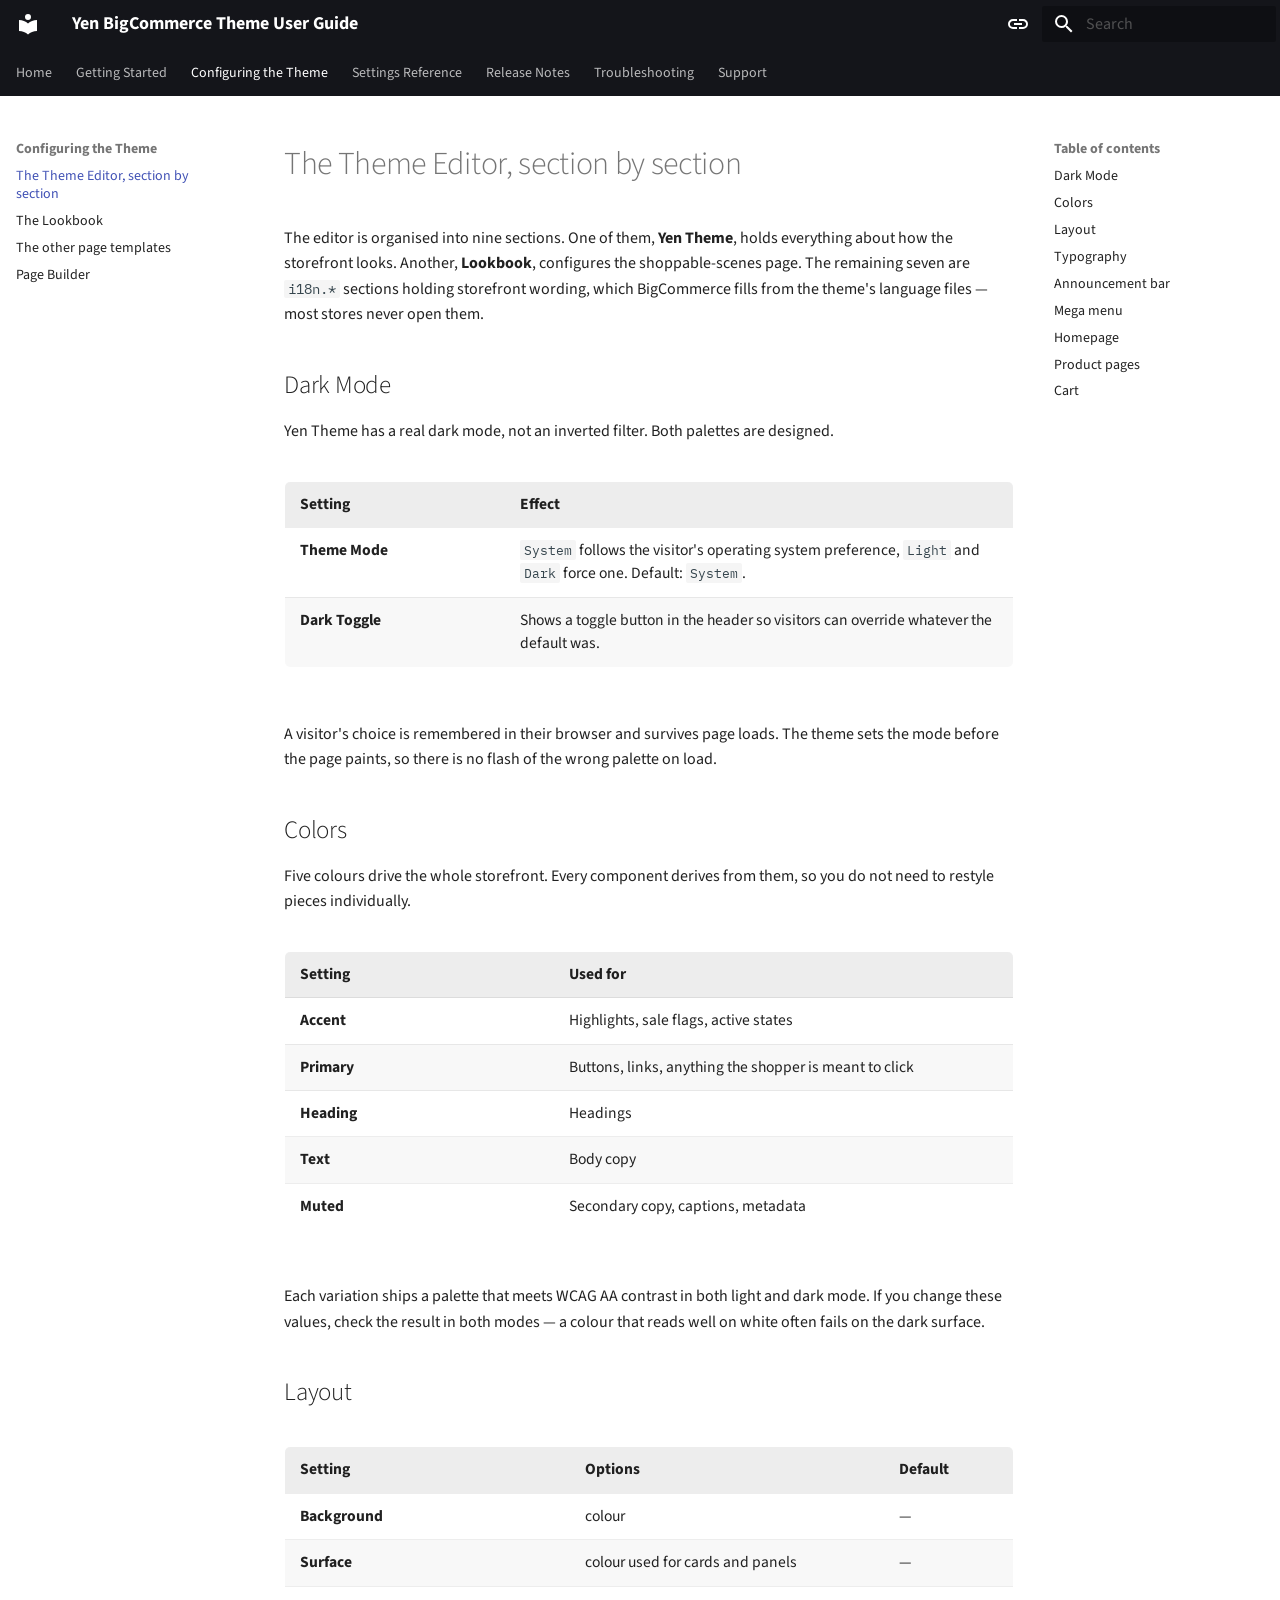
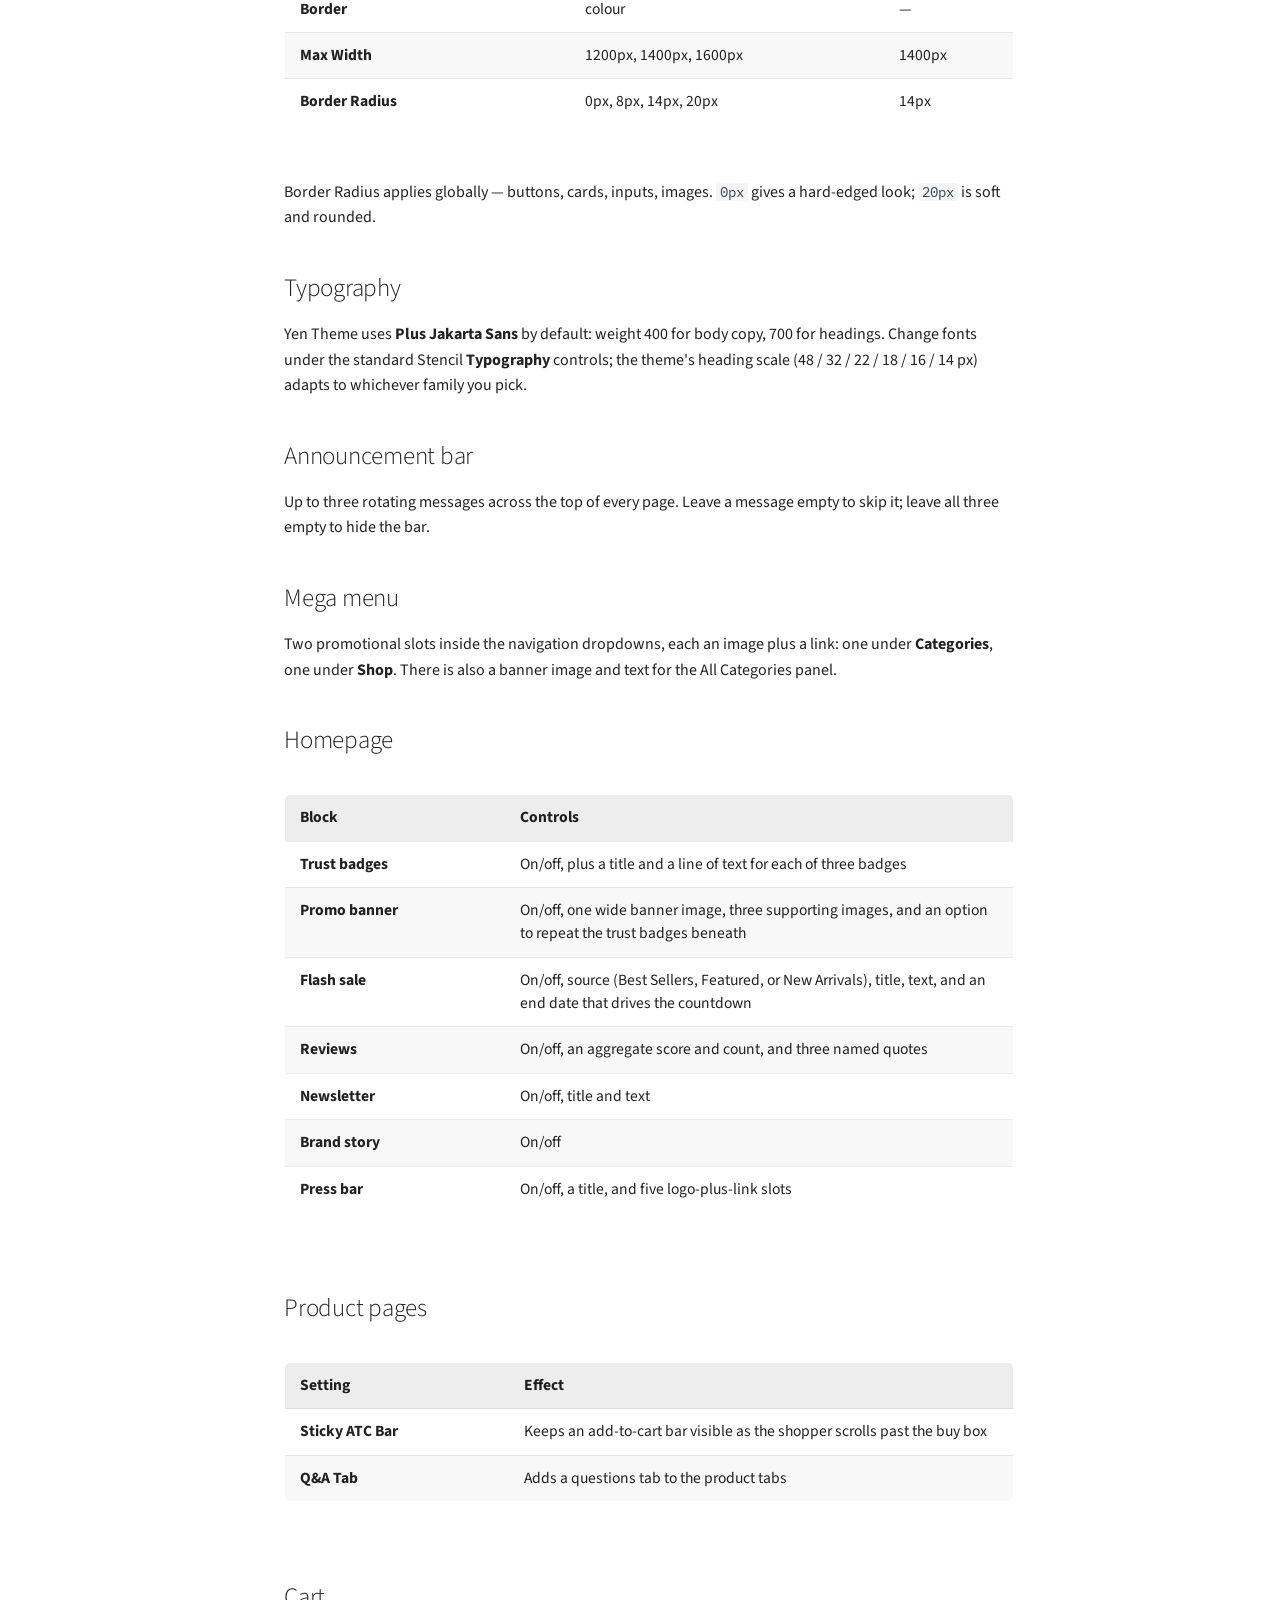
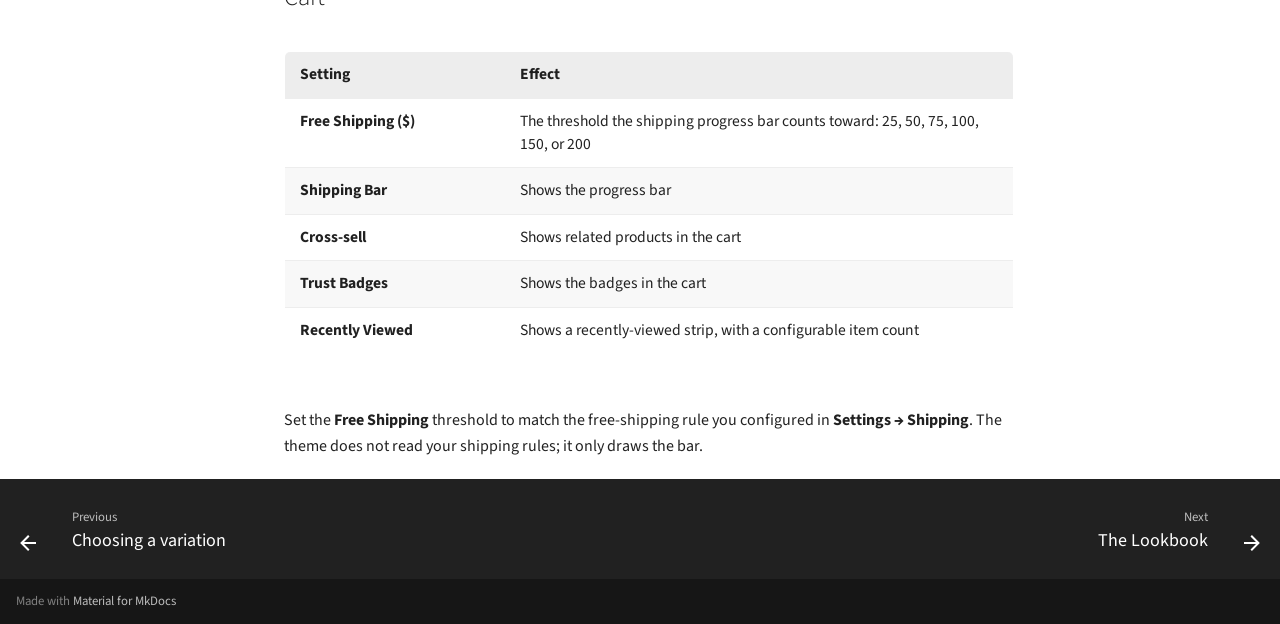
<file: usage/theme-editor.html>
<!doctype html>
<html lang="en" class="no-js">
  <head>
    
      <meta charset="utf-8">
      <meta name="viewport" content="width=device-width,initial-scale=1">
      
        <meta name="description" content="Merchant guide for the Yen BigCommerce theme by PapaThemes — install it, pick a variation, configure the Theme Editor, and set up the Lookbook and Page Builder hero.">
      
      
        <meta name="author" content="PapaThemes">
      
      
        <link rel="canonical" href="https://tvlgiao.github.io/bc-yen-docs/usage/theme-editor.html">
      
      
        <link rel="prev" href="choose-variation.html">
      
      
        <link rel="next" href="lookbook.html">
      
      
        
      
      
      <link rel="icon" href="../assets/images/favicon.png">
      <meta name="generator" content="mkdocs-1.6.1, mkdocs-material-9.7.7">
    
    
      
        <title>The Theme Editor, section by section - Yen BigCommerce Theme User Guide</title>
      
    
    
      <link rel="stylesheet" href="../assets/stylesheets/main.ec1eaa64.min.css">
      
        
        <link rel="stylesheet" href="../assets/stylesheets/palette.ab4e12ef.min.css">
      
      


    
    
      
    
    
      
        
        
        <link rel="preconnect" href="https://fonts.gstatic.com" crossorigin>
        <link rel="stylesheet" href="https://fonts.googleapis.com/css?family=Source+Sans+3:300,300i,400,400i,700,700i%7CIBM+Plex+Mono:400,400i,700,700i&display=fallback">
        <style>:root{--md-text-font:"Source Sans 3";--md-code-font:"IBM Plex Mono"}</style>
      
    
    
      <link rel="stylesheet" href="../css/style.css">
    
    <script>__md_scope=new URL("..",location),__md_hash=e=>[...e].reduce(((e,_)=>(e<<5)-e+_.charCodeAt(0)),0),__md_get=(e,_=localStorage,t=__md_scope)=>JSON.parse(_.getItem(t.pathname+"."+e)),__md_set=(e,_,t=localStorage,a=__md_scope)=>{try{t.setItem(a.pathname+"."+e,JSON.stringify(_))}catch(e){}}</script>
    
      

    
    
  </head>
  
  
    
    
      
    
    
    
    
    <body dir="ltr" data-md-color-scheme="default" data-md-color-primary="black" data-md-color-accent="deep-orange">
  
    
    <input class="md-toggle" data-md-toggle="drawer" type="checkbox" id="__drawer" autocomplete="off">
    <input class="md-toggle" data-md-toggle="search" type="checkbox" id="__search" autocomplete="off">
    <label class="md-overlay" for="__drawer"></label>
    <div data-md-component="skip">
      
        
        <a href="#the-theme-editor-section-by-section" class="md-skip">
          Skip to content
        </a>
      
    </div>
    <div data-md-component="announce">
      
    </div>
    
    
      

<header class="md-header" data-md-component="header">
  <nav class="md-header__inner md-grid" aria-label="Header">
    <a href="../index.html" title="Yen BigCommerce Theme User Guide" class="md-header__button md-logo" aria-label="Yen BigCommerce Theme User Guide" data-md-component="logo">
      
  
  <svg xmlns="http://www.w3.org/2000/svg" viewBox="0 0 24 24"><path d="M12 8a3 3 0 0 0 3-3 3 3 0 0 0-3-3 3 3 0 0 0-3 3 3 3 0 0 0 3 3m0 3.54C9.64 9.35 6.5 8 3 8v11c3.5 0 6.64 1.35 9 3.54 2.36-2.19 5.5-3.54 9-3.54V8c-3.5 0-6.64 1.35-9 3.54"/></svg>

    </a>
    <label class="md-header__button md-icon" for="__drawer">
      
      <svg xmlns="http://www.w3.org/2000/svg" viewBox="0 0 24 24"><path d="M3 6h18v2H3zm0 5h18v2H3zm0 5h18v2H3z"/></svg>
    </label>
    <div class="md-header__title" data-md-component="header-title">
      <div class="md-header__ellipsis">
        <div class="md-header__topic">
          <span class="md-ellipsis">
            Yen BigCommerce Theme User Guide
          </span>
        </div>
        <div class="md-header__topic" data-md-component="header-topic">
          <span class="md-ellipsis">
            
              The Theme Editor, section by section
            
          </span>
        </div>
      </div>
    </div>
    
      
        <form class="md-header__option" data-md-component="palette">
  
    
    
    
    <input class="md-option" data-md-color-media="(prefers-color-scheme)" data-md-color-scheme="default" data-md-color-primary="black" data-md-color-accent="deep-orange"  aria-label="Switch to light mode"  type="radio" name="__palette" id="__palette_0">
    
      <label class="md-header__button md-icon" title="Switch to light mode" for="__palette_1" hidden>
        <svg xmlns="http://www.w3.org/2000/svg" viewBox="0 0 24 24"><path d="M3.9 12c0-1.71 1.39-3.1 3.1-3.1h4V7H7a5 5 0 0 0-5 5 5 5 0 0 0 5 5h4v-1.9H7c-1.71 0-3.1-1.39-3.1-3.1M8 13h8v-2H8zm9-6h-4v1.9h4c1.71 0 3.1 1.39 3.1 3.1s-1.39 3.1-3.1 3.1h-4V17h4a5 5 0 0 0 5-5 5 5 0 0 0-5-5"/></svg>
      </label>
    
  
    
    
    
    <input class="md-option" data-md-color-media="(prefers-color-scheme: light)" data-md-color-scheme="default" data-md-color-primary="black" data-md-color-accent="deep-orange"  aria-label="Switch to dark mode"  type="radio" name="__palette" id="__palette_1">
    
      <label class="md-header__button md-icon" title="Switch to dark mode" for="__palette_2" hidden>
        <svg xmlns="http://www.w3.org/2000/svg" viewBox="0 0 24 24"><path d="M17 7H7a5 5 0 0 0-5 5 5 5 0 0 0 5 5h10a5 5 0 0 0 5-5 5 5 0 0 0-5-5m0 8a3 3 0 0 1-3-3 3 3 0 0 1 3-3 3 3 0 0 1 3 3 3 3 0 0 1-3 3"/></svg>
      </label>
    
  
    
    
    
    <input class="md-option" data-md-color-media="(prefers-color-scheme: dark)" data-md-color-scheme="slate" data-md-color-primary="black" data-md-color-accent="deep-orange"  aria-label="Switch to system preference"  type="radio" name="__palette" id="__palette_2">
    
      <label class="md-header__button md-icon" title="Switch to system preference" for="__palette_0" hidden>
        <svg xmlns="http://www.w3.org/2000/svg" viewBox="0 0 24 24"><path d="M17 7H7a5 5 0 0 0-5 5 5 5 0 0 0 5 5h10a5 5 0 0 0 5-5 5 5 0 0 0-5-5M7 15a3 3 0 0 1-3-3 3 3 0 0 1 3-3 3 3 0 0 1 3 3 3 3 0 0 1-3 3"/></svg>
      </label>
    
  
</form>
      
    
    
      <script>var palette=__md_get("__palette");if(palette&&palette.color){if("(prefers-color-scheme)"===palette.color.media){var media=matchMedia("(prefers-color-scheme: light)"),input=document.querySelector(media.matches?"[data-md-color-media='(prefers-color-scheme: light)']":"[data-md-color-media='(prefers-color-scheme: dark)']");palette.color.media=input.getAttribute("data-md-color-media"),palette.color.scheme=input.getAttribute("data-md-color-scheme"),palette.color.primary=input.getAttribute("data-md-color-primary"),palette.color.accent=input.getAttribute("data-md-color-accent")}for(var[key,value]of Object.entries(palette.color))document.body.setAttribute("data-md-color-"+key,value)}</script>
    
    
    
      
      
        <label class="md-header__button md-icon" for="__search">
          
          <svg xmlns="http://www.w3.org/2000/svg" viewBox="0 0 24 24"><path d="M9.5 3A6.5 6.5 0 0 1 16 9.5c0 1.61-.59 3.09-1.56 4.23l.27.27h.79l5 5-1.5 1.5-5-5v-.79l-.27-.27A6.52 6.52 0 0 1 9.5 16 6.5 6.5 0 0 1 3 9.5 6.5 6.5 0 0 1 9.5 3m0 2C7 5 5 7 5 9.5S7 14 9.5 14 14 12 14 9.5 12 5 9.5 5"/></svg>
        </label>
        <div class="md-search" data-md-component="search" role="dialog">
  <label class="md-search__overlay" for="__search"></label>
  <div class="md-search__inner" role="search">
    <form class="md-search__form" name="search">
      <input type="text" class="md-search__input" name="query" aria-label="Search" placeholder="Search" autocapitalize="off" autocorrect="off" autocomplete="off" spellcheck="false" data-md-component="search-query" required>
      <label class="md-search__icon md-icon" for="__search">
        
        <svg xmlns="http://www.w3.org/2000/svg" viewBox="0 0 24 24"><path d="M9.5 3A6.5 6.5 0 0 1 16 9.5c0 1.61-.59 3.09-1.56 4.23l.27.27h.79l5 5-1.5 1.5-5-5v-.79l-.27-.27A6.52 6.52 0 0 1 9.5 16 6.5 6.5 0 0 1 3 9.5 6.5 6.5 0 0 1 9.5 3m0 2C7 5 5 7 5 9.5S7 14 9.5 14 14 12 14 9.5 12 5 9.5 5"/></svg>
        
        <svg xmlns="http://www.w3.org/2000/svg" viewBox="0 0 24 24"><path d="M20 11v2H8l5.5 5.5-1.42 1.42L4.16 12l7.92-7.92L13.5 5.5 8 11z"/></svg>
      </label>
      <nav class="md-search__options" aria-label="Search">
        
          <a href="javascript:void(0)" class="md-search__icon md-icon" title="Share" aria-label="Share" data-clipboard data-clipboard-text="" data-md-component="search-share" tabindex="-1">
            
            <svg xmlns="http://www.w3.org/2000/svg" viewBox="0 0 24 24"><path d="M18 16.08c-.76 0-1.44.3-1.96.77L8.91 12.7c.05-.23.09-.46.09-.7s-.04-.47-.09-.7l7.05-4.11c.54.5 1.25.81 2.04.81a3 3 0 0 0 3-3 3 3 0 0 0-3-3 3 3 0 0 0-3 3c0 .24.04.47.09.7L8.04 9.81C7.5 9.31 6.79 9 6 9a3 3 0 0 0-3 3 3 3 0 0 0 3 3c.79 0 1.5-.31 2.04-.81l7.12 4.15c-.05.21-.08.43-.08.66 0 1.61 1.31 2.91 2.92 2.91s2.92-1.3 2.92-2.91A2.92 2.92 0 0 0 18 16.08"/></svg>
          </a>
        
        <button type="reset" class="md-search__icon md-icon" title="Clear" aria-label="Clear" tabindex="-1">
          
          <svg xmlns="http://www.w3.org/2000/svg" viewBox="0 0 24 24"><path d="M19 6.41 17.59 5 12 10.59 6.41 5 5 6.41 10.59 12 5 17.59 6.41 19 12 13.41 17.59 19 19 17.59 13.41 12z"/></svg>
        </button>
      </nav>
      
        <div class="md-search__suggest" data-md-component="search-suggest"></div>
      
    </form>
    <div class="md-search__output">
      <div class="md-search__scrollwrap" tabindex="0" data-md-scrollfix>
        <div class="md-search-result" data-md-component="search-result">
          <div class="md-search-result__meta">
            Initializing search
          </div>
          <ol class="md-search-result__list" role="presentation"></ol>
        </div>
      </div>
    </div>
  </div>
</div>
      
    
    
  </nav>
  
</header>
    
    <div class="md-container" data-md-component="container">
      
      
        
          
            
<nav class="md-tabs" aria-label="Tabs" data-md-component="tabs">
  <div class="md-grid">
    <ul class="md-tabs__list">
      
        
  
  
  
  
    <li class="md-tabs__item">
      <a href="../index.html" class="md-tabs__link">
        
  
  
    
  
  Home

      </a>
    </li>
  

      
        
  
  
  
  
    
    
      <li class="md-tabs__item">
        <a href="install.html" class="md-tabs__link">
          
  
  
    
  
  Getting Started

        </a>
      </li>
    
  

      
        
  
  
  
    
  
  
    
    
      <li class="md-tabs__item md-tabs__item--active">
        <a href="theme-editor.html" class="md-tabs__link">
          
  
  
    
  
  Configuring the Theme

        </a>
      </li>
    
  

      
        
  
  
  
  
    <li class="md-tabs__item">
      <a href="../settings-reference.html" class="md-tabs__link">
        
  
  
    
  
  Settings Reference

      </a>
    </li>
  

      
        
  
  
  
  
    <li class="md-tabs__item">
      <a href="../changelog.html" class="md-tabs__link">
        
  
  
    
  
  Release Notes

      </a>
    </li>
  

      
        
  
  
  
  
    <li class="md-tabs__item">
      <a href="../troubleshooting.html" class="md-tabs__link">
        
  
  
    
  
  Troubleshooting

      </a>
    </li>
  

      
        
  
  
  
  
    <li class="md-tabs__item">
      <a href="../support.html" class="md-tabs__link">
        
  
  
    
  
  Support

      </a>
    </li>
  

      
    </ul>
  </div>
</nav>
          
        
      
      <main class="md-main" data-md-component="main">
        <div class="md-main__inner md-grid">
          
            
              
              <div class="md-sidebar md-sidebar--primary" data-md-component="sidebar" data-md-type="navigation" >
                <div class="md-sidebar__scrollwrap">
                  <div class="md-sidebar__inner">
                    


  


<nav class="md-nav md-nav--primary md-nav--lifted" aria-label="Navigation" data-md-level="0">
  <label class="md-nav__title" for="__drawer">
    <a href="../index.html" title="Yen BigCommerce Theme User Guide" class="md-nav__button md-logo" aria-label="Yen BigCommerce Theme User Guide" data-md-component="logo">
      
  
  <svg xmlns="http://www.w3.org/2000/svg" viewBox="0 0 24 24"><path d="M12 8a3 3 0 0 0 3-3 3 3 0 0 0-3-3 3 3 0 0 0-3 3 3 3 0 0 0 3 3m0 3.54C9.64 9.35 6.5 8 3 8v11c3.5 0 6.64 1.35 9 3.54 2.36-2.19 5.5-3.54 9-3.54V8c-3.5 0-6.64 1.35-9 3.54"/></svg>

    </a>
    Yen BigCommerce Theme User Guide
  </label>
  
  <ul class="md-nav__list" data-md-scrollfix>
    
      
      
  
  
  
  
    <li class="md-nav__item">
      <a href="../index.html" class="md-nav__link">
        
  
  
  <span class="md-ellipsis">
    
  
    Home
  

    
  </span>
  
  

      </a>
    </li>
  

    
      
      
  
  
  
  
    
    
      
        
      
        
      
    
    
    
      
      
        
      
    
    
    <li class="md-nav__item md-nav__item--nested">
      
        
        
        <input class="md-nav__toggle md-toggle " type="checkbox" id="__nav_2" >
        
          
          <label class="md-nav__link" for="__nav_2" id="__nav_2_label" tabindex="0">
            
  
  
  <span class="md-ellipsis">
    
  
    Getting Started
  

    
  </span>
  
  

            <span class="md-nav__icon md-icon"></span>
          </label>
        
        <nav class="md-nav" data-md-level="1" aria-labelledby="__nav_2_label" aria-expanded="false">
          <label class="md-nav__title" for="__nav_2">
            <span class="md-nav__icon md-icon"></span>
            
  
    Getting Started
  

          </label>
          <ul class="md-nav__list" data-md-scrollfix>
            
              
                
  
  
  
  
    <li class="md-nav__item">
      <a href="install.html" class="md-nav__link">
        
  
  
  <span class="md-ellipsis">
    
  
    Installing
  

    
  </span>
  
  

      </a>
    </li>
  

              
            
              
                
  
  
  
  
    <li class="md-nav__item">
      <a href="choose-variation.html" class="md-nav__link">
        
  
  
  <span class="md-ellipsis">
    
  
    Choosing a variation
  

    
  </span>
  
  

      </a>
    </li>
  

              
            
          </ul>
        </nav>
      
    </li>
  

    
      
      
  
  
    
  
  
  
    
    
      
        
      
        
      
        
      
        
      
    
    
    
      
        
        
      
      
        
      
    
    
    <li class="md-nav__item md-nav__item--active md-nav__item--section md-nav__item--nested">
      
        
        
        <input class="md-nav__toggle md-toggle " type="checkbox" id="__nav_3" checked>
        
          
          <label class="md-nav__link" for="__nav_3" id="__nav_3_label" tabindex="">
            
  
  
  <span class="md-ellipsis">
    
  
    Configuring the Theme
  

    
  </span>
  
  

            <span class="md-nav__icon md-icon"></span>
          </label>
        
        <nav class="md-nav" data-md-level="1" aria-labelledby="__nav_3_label" aria-expanded="true">
          <label class="md-nav__title" for="__nav_3">
            <span class="md-nav__icon md-icon"></span>
            
  
    Configuring the Theme
  

          </label>
          <ul class="md-nav__list" data-md-scrollfix>
            
              
                
  
  
    
  
  
  
    <li class="md-nav__item md-nav__item--active">
      
      <input class="md-nav__toggle md-toggle" type="checkbox" id="__toc">
      
      
        
      
      
        <label class="md-nav__link md-nav__link--active" for="__toc">
          
  
  
  <span class="md-ellipsis">
    
  
    The Theme Editor, section by section
  

    
  </span>
  
  

          <span class="md-nav__icon md-icon"></span>
        </label>
      
      <a href="theme-editor.html" class="md-nav__link md-nav__link--active">
        
  
  
  <span class="md-ellipsis">
    
  
    The Theme Editor, section by section
  

    
  </span>
  
  

      </a>
      
        

<nav class="md-nav md-nav--secondary" aria-label="Table of contents">
  
  
  
    
  
  
    <label class="md-nav__title" for="__toc">
      <span class="md-nav__icon md-icon"></span>
      Table of contents
    </label>
    <ul class="md-nav__list" data-md-component="toc" data-md-scrollfix>
      
        <li class="md-nav__item">
  <a href="#dark-mode" class="md-nav__link">
    <span class="md-ellipsis">
      
        Dark Mode
      
    </span>
  </a>
  
</li>
      
        <li class="md-nav__item">
  <a href="#colors" class="md-nav__link">
    <span class="md-ellipsis">
      
        Colors
      
    </span>
  </a>
  
</li>
      
        <li class="md-nav__item">
  <a href="#layout" class="md-nav__link">
    <span class="md-ellipsis">
      
        Layout
      
    </span>
  </a>
  
</li>
      
        <li class="md-nav__item">
  <a href="#typography" class="md-nav__link">
    <span class="md-ellipsis">
      
        Typography
      
    </span>
  </a>
  
</li>
      
        <li class="md-nav__item">
  <a href="#announcement-bar" class="md-nav__link">
    <span class="md-ellipsis">
      
        Announcement bar
      
    </span>
  </a>
  
</li>
      
        <li class="md-nav__item">
  <a href="#mega-menu" class="md-nav__link">
    <span class="md-ellipsis">
      
        Mega menu
      
    </span>
  </a>
  
</li>
      
        <li class="md-nav__item">
  <a href="#homepage" class="md-nav__link">
    <span class="md-ellipsis">
      
        Homepage
      
    </span>
  </a>
  
</li>
      
        <li class="md-nav__item">
  <a href="#product-pages" class="md-nav__link">
    <span class="md-ellipsis">
      
        Product pages
      
    </span>
  </a>
  
</li>
      
        <li class="md-nav__item">
  <a href="#cart" class="md-nav__link">
    <span class="md-ellipsis">
      
        Cart
      
    </span>
  </a>
  
</li>
      
    </ul>
  
</nav>
      
    </li>
  

              
            
              
                
  
  
  
  
    <li class="md-nav__item">
      <a href="lookbook.html" class="md-nav__link">
        
  
  
  <span class="md-ellipsis">
    
  
    The Lookbook
  

    
  </span>
  
  

      </a>
    </li>
  

              
            
              
                
  
  
  
  
    <li class="md-nav__item">
      <a href="page-templates.html" class="md-nav__link">
        
  
  
  <span class="md-ellipsis">
    
  
    The other page templates
  

    
  </span>
  
  

      </a>
    </li>
  

              
            
              
                
  
  
  
  
    <li class="md-nav__item">
      <a href="page-builder.html" class="md-nav__link">
        
  
  
  <span class="md-ellipsis">
    
  
    Page Builder
  

    
  </span>
  
  

      </a>
    </li>
  

              
            
          </ul>
        </nav>
      
    </li>
  

    
      
      
  
  
  
  
    <li class="md-nav__item">
      <a href="../settings-reference.html" class="md-nav__link">
        
  
  
  <span class="md-ellipsis">
    
  
    Settings Reference
  

    
  </span>
  
  

      </a>
    </li>
  

    
      
      
  
  
  
  
    <li class="md-nav__item">
      <a href="../changelog.html" class="md-nav__link">
        
  
  
  <span class="md-ellipsis">
    
  
    Release Notes
  

    
  </span>
  
  

      </a>
    </li>
  

    
      
      
  
  
  
  
    <li class="md-nav__item">
      <a href="../troubleshooting.html" class="md-nav__link">
        
  
  
  <span class="md-ellipsis">
    
  
    Troubleshooting
  

    
  </span>
  
  

      </a>
    </li>
  

    
      
      
  
  
  
  
    <li class="md-nav__item">
      <a href="../support.html" class="md-nav__link">
        
  
  
  <span class="md-ellipsis">
    
  
    Support
  

    
  </span>
  
  

      </a>
    </li>
  

    
  </ul>
</nav>
                  </div>
                </div>
              </div>
            
            
              
              <div class="md-sidebar md-sidebar--secondary" data-md-component="sidebar" data-md-type="toc" >
                <div class="md-sidebar__scrollwrap">
                  <div class="md-sidebar__inner">
                    

<nav class="md-nav md-nav--secondary" aria-label="Table of contents">
  
  
  
    
  
  
    <label class="md-nav__title" for="__toc">
      <span class="md-nav__icon md-icon"></span>
      Table of contents
    </label>
    <ul class="md-nav__list" data-md-component="toc" data-md-scrollfix>
      
        <li class="md-nav__item">
  <a href="#dark-mode" class="md-nav__link">
    <span class="md-ellipsis">
      
        Dark Mode
      
    </span>
  </a>
  
</li>
      
        <li class="md-nav__item">
  <a href="#colors" class="md-nav__link">
    <span class="md-ellipsis">
      
        Colors
      
    </span>
  </a>
  
</li>
      
        <li class="md-nav__item">
  <a href="#layout" class="md-nav__link">
    <span class="md-ellipsis">
      
        Layout
      
    </span>
  </a>
  
</li>
      
        <li class="md-nav__item">
  <a href="#typography" class="md-nav__link">
    <span class="md-ellipsis">
      
        Typography
      
    </span>
  </a>
  
</li>
      
        <li class="md-nav__item">
  <a href="#announcement-bar" class="md-nav__link">
    <span class="md-ellipsis">
      
        Announcement bar
      
    </span>
  </a>
  
</li>
      
        <li class="md-nav__item">
  <a href="#mega-menu" class="md-nav__link">
    <span class="md-ellipsis">
      
        Mega menu
      
    </span>
  </a>
  
</li>
      
        <li class="md-nav__item">
  <a href="#homepage" class="md-nav__link">
    <span class="md-ellipsis">
      
        Homepage
      
    </span>
  </a>
  
</li>
      
        <li class="md-nav__item">
  <a href="#product-pages" class="md-nav__link">
    <span class="md-ellipsis">
      
        Product pages
      
    </span>
  </a>
  
</li>
      
        <li class="md-nav__item">
  <a href="#cart" class="md-nav__link">
    <span class="md-ellipsis">
      
        Cart
      
    </span>
  </a>
  
</li>
      
    </ul>
  
</nav>
                  </div>
                </div>
              </div>
            
          
          
            <div class="md-content" data-md-component="content">
              
              <article class="md-content__inner md-typeset">
                
                  



<h1 id="the-theme-editor-section-by-section">The Theme Editor, section by section<a class="headerlink" href="#the-theme-editor-section-by-section" title="Permanent link">&para;</a></h1>
<p>The editor is organised into nine sections. One of them, <strong>Yen Theme</strong>, holds everything
about how the storefront looks. Another, <strong>Lookbook</strong>, configures the shoppable-scenes
page. The remaining seven are <code>i18n.*</code> sections holding storefront wording, which
BigCommerce fills from the theme's language files — most stores never open them.</p>
<h2 id="dark-mode">Dark Mode<a class="headerlink" href="#dark-mode" title="Permanent link">&para;</a></h2>
<p>Yen Theme has a real dark mode, not an inverted filter. Both palettes are designed.</p>
<table>
<thead>
<tr>
<th>Setting</th>
<th>Effect</th>
</tr>
</thead>
<tbody>
<tr>
<td><strong>Theme Mode</strong></td>
<td><code>System</code> follows the visitor's operating system preference, <code>Light</code> and <code>Dark</code> force one. Default: <code>System</code>.</td>
</tr>
<tr>
<td><strong>Dark Toggle</strong></td>
<td>Shows a toggle button in the header so visitors can override whatever the default was.</td>
</tr>
</tbody>
</table>
<p>A visitor's choice is remembered in their browser and survives page loads. The theme sets
the mode before the page paints, so there is no flash of the wrong palette on load.</p>
<h2 id="colors">Colors<a class="headerlink" href="#colors" title="Permanent link">&para;</a></h2>
<p>Five colours drive the whole storefront. Every component derives from them, so you do not
need to restyle pieces individually.</p>
<table>
<thead>
<tr>
<th>Setting</th>
<th>Used for</th>
</tr>
</thead>
<tbody>
<tr>
<td><strong>Accent</strong></td>
<td>Highlights, sale flags, active states</td>
</tr>
<tr>
<td><strong>Primary</strong></td>
<td>Buttons, links, anything the shopper is meant to click</td>
</tr>
<tr>
<td><strong>Heading</strong></td>
<td>Headings</td>
</tr>
<tr>
<td><strong>Text</strong></td>
<td>Body copy</td>
</tr>
<tr>
<td><strong>Muted</strong></td>
<td>Secondary copy, captions, metadata</td>
</tr>
</tbody>
</table>
<p>Each variation ships a palette that meets WCAG AA contrast in both light and dark mode. If
you change these values, check the result in both modes — a colour that reads well on white
often fails on the dark surface.</p>
<h2 id="layout">Layout<a class="headerlink" href="#layout" title="Permanent link">&para;</a></h2>
<table>
<thead>
<tr>
<th>Setting</th>
<th>Options</th>
<th>Default</th>
</tr>
</thead>
<tbody>
<tr>
<td><strong>Background</strong></td>
<td>colour</td>
<td>—</td>
</tr>
<tr>
<td><strong>Surface</strong></td>
<td>colour used for cards and panels</td>
<td>—</td>
</tr>
<tr>
<td><strong>Border</strong></td>
<td>colour</td>
<td>—</td>
</tr>
<tr>
<td><strong>Max Width</strong></td>
<td>1200px, 1400px, 1600px</td>
<td>1400px</td>
</tr>
<tr>
<td><strong>Border Radius</strong></td>
<td>0px, 8px, 14px, 20px</td>
<td>14px</td>
</tr>
</tbody>
</table>
<p>Border Radius applies globally — buttons, cards, inputs, images. <code>0px</code> gives a hard-edged
look; <code>20px</code> is soft and rounded.</p>
<h2 id="typography">Typography<a class="headerlink" href="#typography" title="Permanent link">&para;</a></h2>
<p>Yen Theme uses <strong>Plus Jakarta Sans</strong> by default: weight 400 for body copy, 700 for
headings. Change fonts under the standard Stencil <strong>Typography</strong> controls; the theme's
heading scale (48 / 32 / 22 / 18 / 16 / 14 px) adapts to whichever family you pick.</p>
<h2 id="announcement-bar">Announcement bar<a class="headerlink" href="#announcement-bar" title="Permanent link">&para;</a></h2>
<p>Up to three rotating messages across the top of every page. Leave a message empty to skip
it; leave all three empty to hide the bar.</p>
<h2 id="mega-menu">Mega menu<a class="headerlink" href="#mega-menu" title="Permanent link">&para;</a></h2>
<p>Two promotional slots inside the navigation dropdowns, each an image plus a link: one under
<strong>Categories</strong>, one under <strong>Shop</strong>. There is also a banner image and text for the
All Categories panel.</p>
<h2 id="homepage">Homepage<a class="headerlink" href="#homepage" title="Permanent link">&para;</a></h2>
<table>
<thead>
<tr>
<th>Block</th>
<th>Controls</th>
</tr>
</thead>
<tbody>
<tr>
<td><strong>Trust badges</strong></td>
<td>On/off, plus a title and a line of text for each of three badges</td>
</tr>
<tr>
<td><strong>Promo banner</strong></td>
<td>On/off, one wide banner image, three supporting images, and an option to repeat the trust badges beneath</td>
</tr>
<tr>
<td><strong>Flash sale</strong></td>
<td>On/off, source (Best Sellers, Featured, or New Arrivals), title, text, and an end date that drives the countdown</td>
</tr>
<tr>
<td><strong>Reviews</strong></td>
<td>On/off, an aggregate score and count, and three named quotes</td>
</tr>
<tr>
<td><strong>Newsletter</strong></td>
<td>On/off, title and text</td>
</tr>
<tr>
<td><strong>Brand story</strong></td>
<td>On/off</td>
</tr>
<tr>
<td><strong>Press bar</strong></td>
<td>On/off, a title, and five logo-plus-link slots</td>
</tr>
</tbody>
</table>
<h2 id="product-pages">Product pages<a class="headerlink" href="#product-pages" title="Permanent link">&para;</a></h2>
<table>
<thead>
<tr>
<th>Setting</th>
<th>Effect</th>
</tr>
</thead>
<tbody>
<tr>
<td><strong>Sticky ATC Bar</strong></td>
<td>Keeps an add-to-cart bar visible as the shopper scrolls past the buy box</td>
</tr>
<tr>
<td><strong>Q&amp;A Tab</strong></td>
<td>Adds a questions tab to the product tabs</td>
</tr>
</tbody>
</table>
<h2 id="cart">Cart<a class="headerlink" href="#cart" title="Permanent link">&para;</a></h2>
<table>
<thead>
<tr>
<th>Setting</th>
<th>Effect</th>
</tr>
</thead>
<tbody>
<tr>
<td><strong>Free Shipping ($)</strong></td>
<td>The threshold the shipping progress bar counts toward: 25, 50, 75, 100, 150, or 200</td>
</tr>
<tr>
<td><strong>Shipping Bar</strong></td>
<td>Shows the progress bar</td>
</tr>
<tr>
<td><strong>Cross-sell</strong></td>
<td>Shows related products in the cart</td>
</tr>
<tr>
<td><strong>Trust Badges</strong></td>
<td>Shows the badges in the cart</td>
</tr>
<tr>
<td><strong>Recently Viewed</strong></td>
<td>Shows a recently-viewed strip, with a configurable item count</td>
</tr>
</tbody>
</table>
<p>Set the <strong>Free Shipping</strong> threshold to match the free-shipping rule you configured in
<strong>Settings → Shipping</strong>. The theme does not read your shipping rules; it only draws the bar.</p>












                
              </article>
            </div>
          
          
<script>var target=document.getElementById(location.hash.slice(1));target&&target.name&&(target.checked=target.name.startsWith("__tabbed_"))</script>
        </div>
        
          <button type="button" class="md-top md-icon" data-md-component="top" hidden>
  
  <svg xmlns="http://www.w3.org/2000/svg" viewBox="0 0 24 24"><path d="M13 20h-2V8l-5.5 5.5-1.42-1.42L12 4.16l7.92 7.92-1.42 1.42L13 8z"/></svg>
  Back to top
</button>
        
      </main>
      
        <footer class="md-footer">
  
    
      
      <nav class="md-footer__inner md-grid" aria-label="Footer" >
        
          
          <a href="choose-variation.html" class="md-footer__link md-footer__link--prev" aria-label="Previous: Choosing a variation">
            <div class="md-footer__button md-icon">
              
              <svg xmlns="http://www.w3.org/2000/svg" viewBox="0 0 24 24"><path d="M20 11v2H8l5.5 5.5-1.42 1.42L4.16 12l7.92-7.92L13.5 5.5 8 11z"/></svg>
            </div>
            <div class="md-footer__title">
              <span class="md-footer__direction">
                Previous
              </span>
              <div class="md-ellipsis">
                Choosing a variation
              </div>
            </div>
          </a>
        
        
          
          <a href="lookbook.html" class="md-footer__link md-footer__link--next" aria-label="Next: The Lookbook">
            <div class="md-footer__title">
              <span class="md-footer__direction">
                Next
              </span>
              <div class="md-ellipsis">
                The Lookbook
              </div>
            </div>
            <div class="md-footer__button md-icon">
              
              <svg xmlns="http://www.w3.org/2000/svg" viewBox="0 0 24 24"><path d="M4 11v2h12l-5.5 5.5 1.42 1.42L19.84 12l-7.92-7.92L10.5 5.5 16 11z"/></svg>
            </div>
          </a>
        
      </nav>
    
  
  <div class="md-footer-meta md-typeset">
    <div class="md-footer-meta__inner md-grid">
      <div class="md-copyright">
  
  
    Made with
    <a href="https://squidfunk.github.io/mkdocs-material/" target="_blank" rel="noopener">
      Material for MkDocs
    </a>
  
</div>
      
    </div>
  </div>
</footer>
      
    </div>
    <div class="md-dialog" data-md-component="dialog">
      <div class="md-dialog__inner md-typeset"></div>
    </div>
    
    
    
      
      
      <script id="__config" type="application/json">{"annotate": null, "base": "..", "features": ["announce.dismiss", "content.code.annotate", "content.code.copy", "content.tooltips", "navigation.footer", "navigation.indexes", "navigation.sections", "navigation.tabs", "navigation.top", "navigation.tracking", "search.highlight", "search.share", "search.suggest", "toc.follow"], "search": "../assets/javascripts/workers/search.2c215733.min.js", "tags": null, "translations": {"clipboard.copied": "Copied to clipboard", "clipboard.copy": "Copy to clipboard", "search.result.more.one": "1 more on this page", "search.result.more.other": "# more on this page", "search.result.none": "No matching documents", "search.result.one": "1 matching document", "search.result.other": "# matching documents", "search.result.placeholder": "Type to start searching", "search.result.term.missing": "Missing", "select.version": "Select version"}, "version": null}</script>
    
    
  
      <script src="../assets/javascripts/bundle.d7400e89.min.js"></script>
      
    
  <script src="https://bc-tools.papathemes.com/embed/chatbot.js" async></script>

  </body>
</html>
</file>
<file: css/style.css>
/* ---------------------------------------------------------------------- *
 * Yen Theme docs — Material theme overrides
 * Goal: roomy reading width + readable tables (no horizontal scrollbars,
 * no awkward word-by-word wrapping in narrow columns).
 * ---------------------------------------------------------------------- */

:root {
  --md-text-font: "Source Sans 3", -apple-system, BlinkMacSystemFont, "Segoe UI", Roboto, sans-serif;
  --md-code-font: "IBM Plex Mono", "JetBrains Mono", Consolas, monospace;
}

/* Wider content area — most settings tables have 3–5 columns. */
.md-grid {
  max-width: 1700px;
}

/* On wide screens give the article a bit more room vs. the sidebars. */
@media (min-width: 1220px) {
  .md-main__inner {
    margin-top: 1rem;
  }
  .md-content {
    max-width: 100%;
  }
  /* Trim the left nav so the article has more room. */
  .md-sidebar--primary {
    width: 13rem;
  }
}

/* Make the article fully use available space. */
.md-content__inner {
  margin: 0 1rem 1rem;
  padding-top: 1rem;
}

@media (min-width: 1700px) {
  .md-content__inner {
    margin: 0 2rem 2rem;
  }
}

/* ----------------------------------------------------------------------
 * Tables — readable, no horizontal scroll, balanced columns
 * ---------------------------------------------------------------------- */

.md-typeset__table {
  width: 100%;
  display: block;
  overflow-x: auto;
  -webkit-overflow-scrolling: touch;
}

.md-typeset table:not([class]) {
  display: table;          /* override Material's default "block" so it actually shrinks-to-fit */
  width: 100%;
  table-layout: auto;
  font-size: 0.78rem;
  line-height: 1.5;
  margin: 1rem 0 1.5rem;
  border-collapse: collapse;
  border: 1px solid var(--md-default-fg-color--lightest);
  border-radius: 6px;
  overflow: hidden;
}

.md-typeset table:not([class]) thead {
  background: var(--md-default-fg-color--lightest);
}

.md-typeset table:not([class]) th,
.md-typeset table:not([class]) td {
  padding: 0.55rem 0.75rem;
  vertical-align: top;
  border-bottom: 1px solid var(--md-default-fg-color--lightest);
  word-break: normal;       /* don't chop words */
  overflow-wrap: anywhere;  /* but allow long URLs/IDs to break */
  hyphens: none;
}

/* Zebra rows for readability when tables get long. */
.md-typeset table:not([class]) tbody tr:nth-child(even) {
  background: var(--md-default-fg-color--lightest);
  background: color-mix(in srgb, var(--md-default-fg-color) 3%, transparent);
}

/* First column — usually a "Setting" label / ID. Tight but readable. */
.md-typeset table:not([class]) td:first-child {
  font-weight: 500;
  white-space: normal;
  min-width: 11rem;
  max-width: 22rem;
}

/* If the first cell is JUST a <code>…</code>, force single line so short IDs
   like `industrial` don't get chopped into `industri\nal`. */
.md-typeset table:not([class]) td:first-child:has(> code:only-child) {
  white-space: nowrap;
}

/* `code` inside table cells: smaller + tighter so long setting IDs fit. */
.md-typeset table:not([class]) code {
  font-size: 0.85em;
  padding: 1px 4px;
  word-break: keep-all;
  overflow-wrap: anywhere;  /* only break when there's literally no room */
}

/* Center single-character cells (✓ ✅ ❌ checkmark columns). */
.md-typeset table:not([class]) td:has(> :only-child),
.md-typeset table:not([class]) td:where(:only-child) {
  text-align: inherit;
}

/* Compact mode for "comparison" tables — 4-variation columns are common. */
.md-typeset table.compact {
  font-size: 0.74rem;
}

.md-typeset table.compact th,
.md-typeset table.compact td {
  padding: 0.4rem 0.55rem;
}

/* ----------------------------------------------------------------------
 * Hero panel on the home page
 * ---------------------------------------------------------------------- */

.eshopping-hero {
  display: grid;
  grid-template-columns: repeat(auto-fit, minmax(220px, 1fr));
  gap: 1rem;
  margin: 1.5rem 0 2rem;
}

.eshopping-hero a.card {
  display: block;
  padding: 1rem 1.25rem;
  border: 1px solid var(--md-default-fg-color--lightest);
  border-radius: 8px;
  text-decoration: none;
  transition: border-color 0.2s, transform 0.2s;
}

.eshopping-hero a.card:hover {
  border-color: var(--md-accent-fg-color);
  transform: translateY(-2px);
}

.eshopping-hero a.card h3 {
  margin: 0 0 0.25rem;
  font-size: 1rem;
}

.eshopping-hero a.card p {
  margin: 0;
  font-size: 0.82rem;
  color: var(--md-default-fg-color--light);
}

/* ----------------------------------------------------------------------
 * Admonitions — slightly tighter
 * ---------------------------------------------------------------------- */

.md-typeset .admonition,
.md-typeset details {
  font-size: 0.82rem;
}

/* ----------------------------------------------------------------------
 * Color swatches — chip rendered before any inline `#rrggbb` code
 * (see docs/js/color-swatch.js)
 * ---------------------------------------------------------------------- */

.color-swatch {
  display: inline-block;
  width: 0.92em;
  height: 0.92em;
  margin-right: 0.35em;
  border-radius: 3px;
  vertical-align: -0.12em;
  background: var(--swatch);
  border: 1px solid var(--md-default-fg-color--lighter);
  box-shadow: 0 0 0 1px rgba(255, 255, 255, 0.4) inset;
}

/* ----------------------------------------------------------------------
 * Code blocks — cap height so long embedded HTML scrolls inside the box
 * instead of stretching the page. The "Exact demo HTML" collapsibles can
 * be very tall (the Customer Reviews block is ~51 KB).
 * ---------------------------------------------------------------------- */

.md-typeset .highlight pre {
  max-height: 30rem;
  overflow: auto;        /* both axes — vertical scroll once capped */
  overscroll-behavior: contain;
}

/* A touch taller inside the exact-demo-HTML collapsibles. */
.md-typeset details.example .highlight pre {
  max-height: 34rem;
}

/* ----------------------------------------------------------------------
 * Customize mockups — mimic the REAL BigCommerce Theme Editor flyout panel
 * (square checkboxes, hex+swatch colors, value+▾ dropdowns, group headings).
 * Inline, pure CSS, no images. Auto-generated by .claude/inject-mockups.js.
 * ---------------------------------------------------------------------- */

.te-mock {
  display: block;
  max-width: 27rem;
  margin: 0.45rem 0 1.3rem;
  border: 1px solid #dfe3ea;
  border-radius: 7px;
  background: #fff;
  box-shadow: 0 4px 18px rgba(23, 33, 55, 0.09);
  font-family: var(--md-text-font);
  overflow: hidden;
}
[data-md-color-scheme="slate"] .te-mock {
  background: #1f232b; border-color: #3a3f4b; box-shadow: none;
}

.te-mock__hd {
  display: flex; align-items: center; justify-content: space-between;
  padding: 11px 15px; background: #f4f6fa; border-bottom: 1px solid #e6eaf1;
  font-size: 0.96rem; font-weight: 600; color: #222a38;
}
[data-md-color-scheme="slate"] .te-mock__hd {
  background: #262a33; border-bottom-color: #353a45; color: #e3e7ee;
}
.te-mock__hd .te-x { color: #aab2c0; font-weight: 400; font-size: 0.85rem; }

.te-mock__grp {
  padding: 11px 15px 3px; font-size: 0.8rem; font-weight: 700; color: #222a38;
}
[data-md-color-scheme="slate"] .te-mock__grp { color: #e3e7ee; }

.te-mock__row {
  display: flex; align-items: center; justify-content: space-between; gap: 1rem;
  padding: 8px 15px 9px; font-size: 0.8rem;
}
.te-fld { display: flex; flex-direction: column; gap: 1px; min-width: 0; }
.te-lbl { color: #3a4252; }
[data-md-color-scheme="slate"] .te-lbl { color: #c7cdd7; }
.te-desc { font-size: 0.66rem; line-height: 1.35; color: #8b94a3; }
[data-md-color-scheme="slate"] .te-desc { color: #828b9a; }

/* square checkbox (BC style) */
.te-cb {
  width: 18px; height: 18px; flex-shrink: 0; border: 1.5px solid #b9c0cc;
  border-radius: 3px; background: #fff; position: relative;
}
.te-cb.is-on { background: #2f74e6; border-color: #2f74e6; }
.te-cb.is-on::after {
  content: ""; position: absolute; left: 5px; top: 1px;
  width: 4px; height: 9px; border: solid #fff; border-width: 0 2px 2px 0; transform: rotate(45deg);
}

/* color: hex text + swatch */
.te-color { display: inline-flex; align-items: center; gap: 9px; flex-shrink: 0; }
.te-hex { font-family: var(--md-code-font); font-size: 0.72rem; color: #5d6678; letter-spacing: 0.03em; }
[data-md-color-scheme="slate"] .te-hex { color: #aab2c0; }
.te-sw { width: 19px; height: 19px; border-radius: 3px; border: 1px solid rgba(0,0,0,0.2); flex-shrink: 0; }

/* dropdown: value + caret box */
.te-dd { display: inline-flex; align-items: center; gap: 7px; flex-shrink: 0; }
.te-dd__v { font-size: 0.78rem; color: #3a4252; }
[data-md-color-scheme="slate"] .te-dd__v { color: #c7cdd7; }
.te-dd__b {
  width: 24px; height: 24px; border: 1px solid #cdd4de; border-radius: 4px;
  display: inline-flex; align-items: center; justify-content: center; color: #8a93a2; font-size: 0.55rem;
}
[data-md-color-scheme="slate"] .te-dd__b { border-color: #3a3f4b; }

/* text input */
.te-tx {
  border: 1px solid #cdd4de; border-radius: 4px; padding: 5px 10px; flex-shrink: 0;
  font-family: var(--md-code-font); font-size: 0.7rem; color: #3a4252; background: #fff;
  min-width: 8rem; max-width: 15rem; overflow: hidden; white-space: nowrap; text-overflow: ellipsis;
}
[data-md-color-scheme="slate"] .te-tx { background: #2c313b; border-color: #3a3f4b; color: #d7dce4; }
.te-tx--ph { color: #aab2c0; }

/* Page Builder / admin small tag on the header */
.te-mock__tag {
  font-size: 0.6rem; font-weight: 700; text-transform: uppercase; letter-spacing: 0.05em;
  color: #6a4fd0; background: #efeaff; border-radius: 4px; padding: 2px 7px;
}
.te-mock--admin .te-mock__tag { color: #1d6fb8; background: #e6f1fb; }
.te-code {
  border: 1px dashed #c7b6ef; background: #faf8ff; border-radius: 5px; padding: 6px 9px;
  font-family: var(--md-code-font); font-size: 0.66rem; color: #6a4fd0; flex: 1;
}
[data-md-color-scheme="slate"] .te-code { background: #2a2640; border-color: #4a3f7a; color: #b9a8f0; }
.te-save { background: #2f74e6; color: #fff; font-size: 0.66rem; font-weight: 600; border-radius: 5px; padding: 5px 14px; flex-shrink: 0; }
.te-bc { font-size: 0.74rem; color: #4a5568; }
.te-bc b { color: #222a38; }
[data-md-color-scheme="slate"] .te-bc { color: #aab2c0; }
[data-md-color-scheme="slate"] .te-bc b { color: #e3e7ee; }
.te-bc code { font-family: var(--md-code-font); font-size: 0.7rem; background: #eef1f5; padding: 1px 6px; border-radius: 4px; color: #5b6472; }
[data-md-color-scheme="slate"] .te-bc code { background: #2c313b; color: #c7cdd7; }

/* code-only (config.json / lang) + behavioural-note variants — NOT editable fields */
.te-mock--code .te-mock__tag { color: #9a6b00; background: #fdf0d5; }
[data-md-color-scheme="slate"] .te-mock--code .te-mock__tag { color: #e0b85a; background: #3a3320; }
.te-mock--note { background: #fafbfd; }
[data-md-color-scheme="slate"] .te-mock--note { background: #20232b; }
.te-note { padding: 11px 15px; font-size: 0.76rem; line-height: 1.5; color: #6b7484; }
[data-md-color-scheme="slate"] .te-note { color: #98a1b0; }

/* Page-Builder AI HTML Generator widget editor (matches the real panel) */
.te-mock--pb .te-mock__hd { font-size: 0.9rem; gap: 0.5rem; }
.te-mock--pb .te-mock__grp { font-size: 0.66rem; letter-spacing: 0.08em; text-transform: uppercase; color: #6b7383; }
.te-pbbox {
  margin: 4px 15px 0; border: 1px solid #d7dbe3; border-radius: 5px; background: #fbfcfe;
  padding: 9px 11px; font-family: var(--md-code-font); font-size: 0.66rem; line-height: 1.6;
  color: #3a4252; white-space: pre; overflow: hidden;
}
[data-md-color-scheme="slate"] .te-pbbox { background: #181b22; border-color: #3a3f4b; color: #c7cdd7; }
.te-pbbox .k { color: #1f6feb; }       /* tag */
.te-pbbox .s { color: #8250df; }       /* selector / var */
.te-pbbtns { display: flex; flex-direction: column; gap: 7px; padding: 11px 15px 4px; }
.te-btn-ghost {
  text-align: center; border: 1px solid #cdd4de; border-radius: 5px; padding: 7px 0;
  font-size: 0.72rem; font-weight: 600; color: #3a4252; background: #fff;
}
[data-md-color-scheme="slate"] .te-btn-ghost { background: #2c313b; border-color: #3a3f4b; color: #d7dce4; }
.te-save--full { display: block; text-align: center; padding: 8px 0; }
.te-mock--pb .te-mock__row { padding-top: 6px; }
.te-mock--pb .te-mock__row .te-lbl { order: 2; }
.te-mock--pb .te-mock__row .te-cb { order: 1; }

/* ----------------------------------------------------------------------
 * BigCommerce admin left-nav (dark sidebar) — mimics the real control panel.
 * Parent section expanded (is-open), target sub-item highlighted (is-active).
 * ---------------------------------------------------------------------- */
.te-mock.te-nav {
  max-width: 17rem; background: #34313f; border-color: #34313f; padding: 0 0 6px;
  box-shadow: 0 4px 18px rgba(23, 33, 55, 0.18); color: #cfccd8;
}
[data-md-color-scheme="slate"] .te-mock.te-nav { background: #1c1a24; border-color: #2c2935; }
.te-nav__brand {
  padding: 13px 16px; font-size: 0.82rem; font-weight: 700; letter-spacing: 0.01em;
  color: #fff; border-bottom: 1px solid rgba(255,255,255,0.08); margin-bottom: 4px;
}
.te-nav__top {
  display: flex; align-items: center; justify-content: space-between;
  padding: 8px 16px; font-size: 0.8rem; color: #cfccd8;
}
.te-nav__top.is-open { color: #fff; font-weight: 600; }
.te-nav__chev { font-size: 0.6rem; color: #8d889c; }
.te-nav__sub {
  padding: 7px 16px 7px 30px; font-size: 0.76rem; color: #b3aec2;
  border-left: 3px solid transparent;
}
.te-nav__sub.is-active {
  color: #fff; font-weight: 600; background: rgba(255,255,255,0.07); border-left-color: #4f9cf9;
}

/* Theme Styles → Styles variation list — active variation shows a green check */
.te-check { color: #16a34a; font-weight: 700; font-size: 0.9rem; flex-shrink: 0; }
[data-md-color-scheme="slate"] .te-check { color: #34d17a; }
.te-mock--styles .te-mock__row.is-active { background: rgba(22,163,74,0.06); }

/* ----------------------------------------------------------------------
 * PDP layout wireframe — a real grey-box skeleton of the product-page
 * zones (replaces the old ASCII diagram). Pure presentation; aria-hidden.
 * ------------------------------------------------------------------- */
.pdpwire {
  display: flex; flex-direction: column; gap: 10px;
  max-width: 560px; margin: 1.1rem 0; padding: 16px;
  border: 1px solid #e2e5ea; border-radius: 10px; background: #f7f8fa;
  font-size: 0.74rem; color: #5a6473;
}
[data-md-color-scheme="slate"] .pdpwire { background: #1e2128; border-color: #2c303a; color: #aab2c0; }
.pdpwire__zone, .pdpwire__bar {
  background: #fff; border: 1px solid #e2e5ea; border-radius: 6px; padding: 9px 12px;
}
[data-md-color-scheme="slate"] .pdpwire__zone,
[data-md-color-scheme="slate"] .pdpwire__bar { background: #262a33; border-color: #343945; }
.pdpwire small { color: #99a2b0; font-size: 0.92em; }
[data-md-color-scheme="slate"] .pdpwire small { color: #7e8898; }
.pdpwire__cols { display: grid; grid-template-columns: 2fr 3fr; gap: 10px; }
.pdpwire__gallery { display: grid; grid-template-columns: 26px 1fr; gap: 7px; }
.pdpwire__thumbs { display: flex; flex-direction: column; gap: 6px; }
.pdpwire__thumbs span { height: 26px; background: #e7eaef; border-radius: 4px; }
[data-md-color-scheme="slate"] .pdpwire__thumbs span { background: #343945; }
.pdpwire__main {
  display: flex; flex-direction: column; align-items: center; justify-content: center;
  min-height: 132px; background: #eef0f4; border-radius: 6px; gap: 3px; text-align: center;
}
[data-md-color-scheme="slate"] .pdpwire__main { background: #2f343e; }
.pdpwire__info { display: flex; flex-direction: column; gap: 8px; }
.pdpwire__skel { height: 9px; border-radius: 4px; background: #e7eaef; }
[data-md-color-scheme="slate"] .pdpwire__skel { background: #343945; }
.pdpwire__skel--title { height: 15px; width: 78%; }
.pdpwire__skel--brand { width: 32%; height: 7px; }
.pdpwire__skel--price { height: 13px; width: 46%; background: #d7dbe2; }
[data-md-color-scheme="slate"] .pdpwire__skel--price { background: #424856; }
.pdpwire__row { display: flex; align-items: center; gap: 6px; flex-wrap: wrap; }
.pdpwire__chip {
  font-size: 0.68rem; padding: 2px 8px; border-radius: 999px;
  background: #eef0f4; border: 1px solid #e2e5ea; color: #6b7484;
}
[data-md-color-scheme="slate"] .pdpwire__chip { background: #2f343e; border-color: #3a4150; color: #9aa3b2; }
.pdpwire__sw { width: 16px; height: 16px; border-radius: 50%; background: #dfe3e9; border: 1px solid #cfd5de; }
[data-md-color-scheme="slate"] .pdpwire__sw { background: #3a4150; border-color: #474e5e; }
.pdpwire__cta {
  flex: 1; min-width: 120px; text-align: center; padding: 7px 10px; border-radius: 6px;
  background: #c2603a; color: #fff; font-weight: 600; font-size: 0.72rem;
}
.pdpwire__qty {
  width: 46px; text-align: center; padding: 7px 0; border-radius: 6px;
  background: #fff; border: 1px solid #d3d8e0; color: #6b7484;
}
[data-md-color-scheme="slate"] .pdpwire__qty { background: #262a33; border-color: #3a4150; }
.pdpwire__tabs { display: flex; gap: 6px; flex-wrap: wrap; }
.pdpwire__tab {
  font-size: 0.68rem; padding: 4px 9px; border-radius: 5px;
  background: #fff; border: 1px solid #e2e5ea; color: #6b7484;
}
[data-md-color-scheme="slate"] .pdpwire__tab { background: #262a33; border-color: #343945; color: #9aa3b2; }
.pdpwire__tab--active { background: #c2603a; border-color: #c2603a; color: #fff; font-weight: 600; }
.pdpwire__bar--mobile { border-style: dashed; }
@media (max-width: 480px){ .pdpwire__cols { grid-template-columns: 1fr; } }

/* ----------------------------------------------------------------------
 * BigCommerce admin "Product Settings" form mockup (Settings → Products) —
 * right-aligned label + blue checkbox + helper text, matching the real BC UI.
 * ------------------------------------------------------------------- */
.te-adminform {
  max-width: 540px; margin: 1rem 0; border: 1px solid #e2e5ea; border-radius: 8px;
  background: #fff; overflow: hidden; font-size: 0.76rem;
}
[data-md-color-scheme="slate"] .te-adminform { background: #20232b; border-color: #2c303a; }
.te-af__hd {
  padding: 11px 16px; font-weight: 700; color: #3a4252;
  background: #f3f5f8; border-bottom: 1px solid #e2e5ea;
}
[data-md-color-scheme="slate"] .te-af__hd { color: #cdd3dd; background: #262a33; border-color: #2c303a; }
.te-af__row {
  display: grid; grid-template-columns: 44% 1fr; gap: 12px; align-items: start;
  padding: 9px 16px; border-bottom: 1px solid #f0f2f5;
}
.te-af__row:last-child { border-bottom: 0; }
[data-md-color-scheme="slate"] .te-af__row { border-color: #2a2e38; }
.te-af__lbl { text-align: right; color: #5a6473; }
[data-md-color-scheme="slate"] .te-af__lbl { color: #aab2c0; }
.te-af__ctrl { display: flex; align-items: flex-start; gap: 9px; }
.te-af__cb {
  width: 17px; height: 17px; border-radius: 3px; border: 1.5px solid #c2c8d2;
  flex-shrink: 0; margin-top: 1px; position: relative; background: #fff;
}
[data-md-color-scheme="slate"] .te-af__cb { border-color: #4a5160; background: #262a33; }
.te-af__cb.is-on { background: #4f6dd8; border-color: #4f6dd8; }
.te-af__cb.is-on::after {
  content: ""; position: absolute; left: 5px; top: 1px; width: 4px; height: 9px;
  border: solid #fff; border-width: 0 2px 2px 0; transform: rotate(45deg);
}
.te-af__hint { color: #6b7484; }
[data-md-color-scheme="slate"] .te-af__hint { color: #9aa3b2; }
.te-af__row.is-focus { background: #fff8f3; }
[data-md-color-scheme="slate"] .te-af__row.is-focus { background: #2c2722; }

/* ----------------------------------------------------------------------
 * Product-card skeleton wireframe (replaces ASCII card diagrams).
 * ------------------------------------------------------------------- */
.cardwire {
  width: 240px; margin: 1.1rem 0; padding: 12px; position: relative;
  border: 1px solid #e2e5ea; border-radius: 10px; background: #fff;
  display: flex; flex-direction: column; gap: 7px; font-size: 0.72rem; color: #5a6473;
}
[data-md-color-scheme="slate"] .cardwire { background: #262a33; border-color: #343945; color: #aab2c0; }
.cardwire__badge {
  position: absolute; top: 14px; left: 14px; z-index: 1;
  background: #c2603a; color: #fff; font-size: 0.62rem; font-weight: 600;
  padding: 2px 7px; border-radius: 4px;
}
.cardwire__img {
  aspect-ratio: 1 / 1; background: #eef0f4; border-radius: 6px;
  display: flex; align-items: center; justify-content: center; color: #aab2c0;
}
[data-md-color-scheme="slate"] .cardwire__img { background: #2f343e; color: #7e8898; }
.cardwire__skel { height: 9px; border-radius: 4px; background: #e7eaef; }
[data-md-color-scheme="slate"] .cardwire__skel { background: #343945; }
.cardwire__skel--title { width: 82%; height: 11px; }
.cardwire__sub { color: #8a93a2; font-size: 0.68rem; }
.cardwire__rating { color: #e0951f; letter-spacing: 1px; }
.cardwire__rating small { color: #9aa3b2; letter-spacing: 0; }
.cardwire__price { display: flex; gap: 8px; align-items: baseline; }
.cardwire__price b { color: #c2603a; font-size: 0.9rem; }
.cardwire__price s { color: #9aa3b2; }
.cardwire__actions { display: flex; gap: 6px; align-items: center; margin-top: 2px; }
.cardwire__ico {
  width: 26px; height: 26px; border-radius: 6px; border: 1px solid #e2e5ea;
  display: flex; align-items: center; justify-content: center; color: #6b7484;
}
[data-md-color-scheme="slate"] .cardwire__ico { border-color: #3a4150; color: #9aa3b2; }
.cardwire__cart {
  flex: 1; text-align: center; padding: 6px; border-radius: 6px;
  background: #c2603a; color: #fff; font-weight: 600; font-size: 0.7rem;
}

/* ----------------------------------------------------------------------
 * Bulk-order table skeleton wireframe (replaces ASCII table diagram).
 * ------------------------------------------------------------------- */
.bowire {
  max-width: 680px; margin: 1.1rem 0; border: 1px solid #e2e5ea; border-radius: 8px;
  overflow: hidden; font-size: 0.7rem; color: #5a6473;
}
[data-md-color-scheme="slate"] .bowire { border-color: #2c303a; color: #aab2c0; }
.bowire__row {
  display: grid; grid-template-columns: 40px 1.7fr 0.7fr 1fr 0.8fr 0.8fr 1.1fr;
  gap: 8px; align-items: center; padding: 8px 12px; border-bottom: 1px solid #f0f2f5;
}
[data-md-color-scheme="slate"] .bowire__row { border-color: #2a2e38; }
.bowire__row:last-child { border-bottom: 0; }
.bowire__hd { background: #f3f5f8; font-weight: 600; color: #3a4252; }
[data-md-color-scheme="slate"] .bowire__hd { background: #2c313b; color: #cdd3dd; }
.bowire__foot { background: #fafbfc; font-weight: 600; }
[data-md-color-scheme="slate"] .bowire__foot { background: #20232b; }
.bowire__img { width: 30px; height: 30px; background: #e7eaef; border-radius: 4px; }
[data-md-color-scheme="slate"] .bowire__img { background: #343945; }
.bowire__name { display: flex; flex-direction: column; }
.bowire__name small { color: #8a93a2; }
.bowire__qty {
  display: inline-flex; align-items: center; justify-content: center; gap: 8px;
  padding: 3px 8px; border: 1px solid #d3d8e0; border-radius: 5px; color: #6b7484;
}
[data-md-color-scheme="slate"] .bowire__qty { border-color: #3a4150; }
.bowire__btn {
  text-align: center; padding: 5px 8px; border-radius: 5px;
  background: #c2603a; color: #fff; font-weight: 600; font-size: 0.66rem;
}

/* ----------------------------------------------------------------------
 * Open dropdown menu (option enumeration) — field row + listed options,
 * the default highlighted, matching an opened BC Theme-Editor select.
 * ------------------------------------------------------------------- */
.te-ddmenu {
  margin: 3px 0 2px auto; width: max-content; max-width: 94%;
  border: 1px solid #d3d8e0; border-radius: 6px; background: #fff;
  box-shadow: 0 6px 18px rgba(23, 33, 55, 0.12); overflow: hidden;
}
[data-md-color-scheme="slate"] .te-ddmenu { background: #2c313b; border-color: #3a4150; box-shadow: 0 6px 18px rgba(0,0,0,0.35); }
.te-ddopt {
  display: flex; align-items: center; justify-content: space-between; gap: 18px;
  padding: 6px 12px; font-size: 0.78rem; color: #3a4252;
}
.te-ddopt + .te-ddopt { border-top: 1px solid #f0f2f5; }
[data-md-color-scheme="slate"] .te-ddopt { color: #c7cdd7; }
[data-md-color-scheme="slate"] .te-ddopt + .te-ddopt { border-color: #343945; }
.te-ddopt.is-sel { background: #eef4ff; color: #1d4ed8; font-weight: 600; }
[data-md-color-scheme="slate"] .te-ddopt.is-sel { background: rgba(79,108,216,0.18); color: #9db4ff; }
.te-ddck { color: #1d4ed8; font-size: 0.72rem; }
[data-md-color-scheme="slate"] .te-ddck { color: #9db4ff; }
</file>
<file: assets/stylesheets/main.ec1eaa64.min.css>
@charset "UTF-8";html{-webkit-text-size-adjust:none;-moz-text-size-adjust:none;text-size-adjust:none;box-sizing:border-box}*,:after,:before{box-sizing:inherit}@media (prefers-reduced-motion){*,:after,:before{transition:none!important}}body{margin:0}a,button,input,label{-webkit-tap-highlight-color:transparent}a{color:inherit;text-decoration:none}hr{border:0;box-sizing:initial;display:block;height:.05rem;overflow:visible;padding:0}small{font-size:80%}sub,sup{line-height:1em}img{border-style:none}table{border-collapse:initial;border-spacing:0}td,th{font-weight:400;vertical-align:top}button{background:#0000;border:0;font-family:inherit;font-size:inherit;margin:0;padding:0}input{border:0;outline:none}:root{--md-primary-fg-color:#4051b5;--md-primary-fg-color--light:#5d6cc0;--md-primary-fg-color--dark:#303fa1;--md-primary-bg-color:#fff;--md-primary-bg-color--light:#ffffffb3;--md-accent-fg-color:#526cfe;--md-accent-fg-color--transparent:#526cfe1a;--md-accent-bg-color:#fff;--md-accent-bg-color--light:#ffffffb3}[data-md-color-scheme=default]{color-scheme:light}[data-md-color-scheme=default] img[src$="#gh-dark-mode-only"],[data-md-color-scheme=default] img[src$="#only-dark"]{display:none}:root,[data-md-color-scheme=default]{--md-hue:225deg;--md-default-fg-color:#000000de;--md-default-fg-color--light:#0000008a;--md-default-fg-color--lighter:#00000052;--md-default-fg-color--lightest:#00000012;--md-default-bg-color:#fff;--md-default-bg-color--light:#ffffffb3;--md-default-bg-color--lighter:#ffffff4d;--md-default-bg-color--lightest:#ffffff1f;--md-code-fg-color:#36464e;--md-code-bg-color:#f5f5f5;--md-code-bg-color--light:#f5f5f5b3;--md-code-bg-color--lighter:#f5f5f54d;--md-code-hl-color:#4287ff;--md-code-hl-color--light:#4287ff1a;--md-code-hl-number-color:#d52a2a;--md-code-hl-special-color:#db1457;--md-code-hl-function-color:#a846b9;--md-code-hl-constant-color:#6e59d9;--md-code-hl-keyword-color:#3f6ec6;--md-code-hl-string-color:#1c7d4d;--md-code-hl-name-color:var(--md-code-fg-color);--md-code-hl-operator-color:var(--md-default-fg-color--light);--md-code-hl-punctuation-color:var(--md-default-fg-color--light);--md-code-hl-comment-color:var(--md-default-fg-color--light);--md-code-hl-generic-color:var(--md-default-fg-color--light);--md-code-hl-variable-color:var(--md-default-fg-color--light);--md-typeset-color:var(--md-default-fg-color);--md-typeset-a-color:var(--md-primary-fg-color);--md-typeset-del-color:#f5503d26;--md-typeset-ins-color:#0bd57026;--md-typeset-kbd-color:#fafafa;--md-typeset-kbd-accent-color:#fff;--md-typeset-kbd-border-color:#b8b8b8;--md-typeset-mark-color:#ffff0080;--md-typeset-table-color:#0000001f;--md-typeset-table-color--light:rgba(0,0,0,.035);--md-admonition-fg-color:var(--md-default-fg-color);--md-admonition-bg-color:var(--md-default-bg-color);--md-warning-fg-color:#000000de;--md-warning-bg-color:#ff9;--md-footer-fg-color:#fff;--md-footer-fg-color--light:#ffffffb3;--md-footer-fg-color--lighter:#ffffff73;--md-footer-bg-color:#000000de;--md-footer-bg-color--dark:#00000052;--md-shadow-z1:0 0.2rem 0.5rem #0000000d,0 0 0.05rem #0000001a;--md-shadow-z2:0 0.2rem 0.5rem #0000001a,0 0 0.05rem #00000040;--md-shadow-z3:0 0.2rem 0.5rem #0003,0 0 0.05rem #00000059}.md-icon svg{fill:currentcolor;display:block;height:1.2rem;width:1.2rem}body{-webkit-font-smoothing:antialiased;-moz-osx-font-smoothing:grayscale;--md-text-font-family:var(--md-text-font,_),-apple-system,BlinkMacSystemFont,Helvetica,Arial,sans-serif;--md-code-font-family:var(--md-code-font,_),SFMono-Regular,Consolas,Menlo,monospace}aside,body,input{font-feature-settings:"kern","liga";color:var(--md-typeset-color);font-family:var(--md-text-font-family)}code,kbd,pre{font-feature-settings:"kern";font-family:var(--md-code-font-family)}:root{--md-typeset-table-sort-icon:url('data:image/svg+xml;charset=utf-8,<svg xmlns="http://www.w3.org/2000/svg" viewBox="0 0 24 24"><path d="m18 21-4-4h3V7h-3l4-4 4 4h-3v10h3M2 19v-2h10v2M2 13v-2h7v2M2 7V5h4v2z"/></svg>');--md-typeset-table-sort-icon--asc:url('data:image/svg+xml;charset=utf-8,<svg xmlns="http://www.w3.org/2000/svg" viewBox="0 0 24 24"><path d="M19 17h3l-4 4-4-4h3V3h2M2 17h10v2H2M6 5v2H2V5m0 6h7v2H2z"/></svg>');--md-typeset-table-sort-icon--desc:url('data:image/svg+xml;charset=utf-8,<svg xmlns="http://www.w3.org/2000/svg" viewBox="0 0 24 24"><path d="M19 7h3l-4-4-4 4h3v14h2M2 17h10v2H2M6 5v2H2V5m0 6h7v2H2z"/></svg>')}.md-typeset{-webkit-print-color-adjust:exact;color-adjust:exact;font-size:.8rem;line-height:1.6;overflow-wrap:break-word}@media print{.md-typeset{font-size:.68rem}}.md-typeset blockquote,.md-typeset dl,.md-typeset figure,.md-typeset ol,.md-typeset pre,.md-typeset ul{margin-bottom:1em;margin-top:1em}.md-typeset h1{color:var(--md-default-fg-color--light);font-size:2em;line-height:1.3;margin:0 0 1.25em}.md-typeset h1,.md-typeset h2{font-weight:300;letter-spacing:-.01em}.md-typeset h2{font-size:1.5625em;line-height:1.4;margin:1.6em 0 .64em}.md-typeset h3{font-size:1.25em;font-weight:400;letter-spacing:-.01em;line-height:1.5;margin:1.6em 0 .8em}.md-typeset h2+h3{margin-top:.8em}.md-typeset h4{font-weight:700;letter-spacing:-.01em;margin:1em 0}.md-typeset h5,.md-typeset h6{color:var(--md-default-fg-color--light);font-size:.8em;font-weight:700;letter-spacing:-.01em;margin:1.25em 0}.md-typeset h5{text-transform:uppercase}.md-typeset h5 code{text-transform:none}.md-typeset hr{border-bottom:.05rem solid var(--md-default-fg-color--lightest);display:flow-root;margin:1.5em 0}.md-typeset a{color:var(--md-typeset-a-color);word-break:break-word}.md-typeset a,.md-typeset a:before{transition:color 125ms}.md-typeset a:focus,.md-typeset a:hover{color:var(--md-accent-fg-color)}.md-typeset a:focus code,.md-typeset a:hover code{background-color:var(--md-accent-fg-color--transparent);color:var(--md-accent-fg-color)}.md-typeset a code{color:var(--md-typeset-a-color)}.md-typeset a.focus-visible{outline-color:var(--md-accent-fg-color);outline-offset:.2rem}.md-typeset code,.md-typeset kbd,.md-typeset pre{color:var(--md-code-fg-color);direction:ltr;font-variant-ligatures:none;transition:background-color 125ms}@media print{.md-typeset code,.md-typeset kbd,.md-typeset pre{white-space:pre-wrap}}.md-typeset code{background-color:var(--md-code-bg-color);border-radius:.1rem;-webkit-box-decoration-break:clone;box-decoration-break:clone;font-size:.85em;padding:0 .2941176471em;transition:color 125ms,background-color 125ms;word-break:break-word}.md-typeset code:not(.focus-visible){-webkit-tap-highlight-color:transparent;outline:none}.md-typeset pre{display:flow-root;line-height:1.4;position:relative}.md-typeset pre>code{-webkit-box-decoration-break:slice;box-decoration-break:slice;box-shadow:none;display:block;margin:0;outline-color:var(--md-accent-fg-color);overflow:auto;padding:.7720588235em 1.1764705882em;scrollbar-color:var(--md-default-fg-color--lighter) #0000;scrollbar-width:thin;touch-action:auto;word-break:normal}.md-typeset pre>code:hover{scrollbar-color:var(--md-accent-fg-color) #0000}.md-typeset pre>code::-webkit-scrollbar{height:.2rem;width:.2rem}.md-typeset pre>code::-webkit-scrollbar-thumb{background-color:var(--md-default-fg-color--lighter)}.md-typeset pre>code::-webkit-scrollbar-thumb:hover{background-color:var(--md-accent-fg-color)}.md-typeset kbd{background-color:var(--md-typeset-kbd-color);border-radius:.1rem;box-shadow:0 .1rem 0 .05rem var(--md-typeset-kbd-border-color),0 .1rem 0 var(--md-typeset-kbd-border-color),0 -.1rem .2rem var(--md-typeset-kbd-accent-color) inset;color:var(--md-default-fg-color);display:inline-block;font-size:.75em;padding:0 .6666666667em;vertical-align:text-top;word-break:break-word}.md-typeset mark{background-color:var(--md-typeset-mark-color);-webkit-box-decoration-break:clone;box-decoration-break:clone;color:inherit;word-break:break-word}.md-typeset abbr{cursor:help;text-decoration:none}.md-typeset [data-preview],.md-typeset abbr{border-bottom:.05rem dotted var(--md-default-fg-color--light)}.md-typeset small{opacity:.75}[dir=ltr] .md-typeset sub,[dir=ltr] .md-typeset sup{margin-left:.078125em}[dir=rtl] .md-typeset sub,[dir=rtl] .md-typeset sup{margin-right:.078125em}[dir=ltr] .md-typeset blockquote{padding-left:.6rem}[dir=rtl] .md-typeset blockquote{padding-right:.6rem}[dir=ltr] .md-typeset blockquote{border-left:.2rem solid var(--md-default-fg-color--lighter)}[dir=rtl] .md-typeset blockquote{border-right:.2rem solid var(--md-default-fg-color--lighter)}.md-typeset blockquote{color:var(--md-default-fg-color--light);margin-left:0;margin-right:0}.md-typeset ul{list-style-type:disc}.md-typeset ul[type]{list-style-type:revert-layer}[dir=ltr] .md-typeset ol,[dir=ltr] .md-typeset ul{margin-left:.625em}[dir=rtl] .md-typeset ol,[dir=rtl] .md-typeset ul{margin-right:.625em}.md-typeset ol,.md-typeset ul{padding:0}.md-typeset ol:not([hidden]),.md-typeset ul:not([hidden]){display:flow-root}.md-typeset ol ol,.md-typeset ul ol{list-style-type:lower-alpha}.md-typeset ol ol ol,.md-typeset ul ol ol{list-style-type:lower-roman}.md-typeset ol ol ol ol,.md-typeset ul ol ol ol{list-style-type:upper-alpha}.md-typeset ol ol ol ol ol,.md-typeset ul ol ol ol ol{list-style-type:upper-roman}.md-typeset ol[type],.md-typeset ul[type]{list-style-type:revert-layer}[dir=ltr] .md-typeset ol li,[dir=ltr] .md-typeset ul li{margin-left:1.25em}[dir=rtl] .md-typeset ol li,[dir=rtl] .md-typeset ul li{margin-right:1.25em}.md-typeset ol li,.md-typeset ul li{margin-bottom:.5em}.md-typeset ol li blockquote,.md-typeset ol li p,.md-typeset ul li blockquote,.md-typeset ul li p{margin:.5em 0}.md-typeset ol li:last-child,.md-typeset ul li:last-child{margin-bottom:0}[dir=ltr] .md-typeset ol li ol,[dir=ltr] .md-typeset ol li ul,[dir=ltr] .md-typeset ul li ol,[dir=ltr] .md-typeset ul li ul{margin-left:.625em}[dir=rtl] .md-typeset ol li ol,[dir=rtl] .md-typeset ol li ul,[dir=rtl] .md-typeset ul li ol,[dir=rtl] .md-typeset ul li ul{margin-right:.625em}.md-typeset ol li ol,.md-typeset ol li ul,.md-typeset ul li ol,.md-typeset ul li ul{margin-bottom:.5em;margin-top:.5em}[dir=ltr] .md-typeset dd{margin-left:1.875em}[dir=rtl] .md-typeset dd{margin-right:1.875em}.md-typeset dd{margin-bottom:1.5em;margin-top:1em}.md-typeset img,.md-typeset svg,.md-typeset video{height:auto;max-width:100%}.md-typeset img[align=left]{margin:1em 1em 1em 0}.md-typeset img[align=right]{margin:1em 0 1em 1em}.md-typeset img[align]:only-child{margin-top:0}.md-typeset figure{display:flow-root;margin:1em auto;max-width:100%;text-align:center;width:fit-content}.md-typeset figure img{display:block;margin:0 auto}.md-typeset figcaption{font-style:italic;margin:1em auto;max-width:24rem}.md-typeset iframe{max-width:100%}.md-typeset table:not([class]){background-color:var(--md-default-bg-color);border:.05rem solid var(--md-typeset-table-color);border-radius:.1rem;display:inline-block;font-size:.64rem;max-width:100%;overflow:auto;touch-action:auto}@media print{.md-typeset table:not([class]){display:table}}.md-typeset table:not([class])+*{margin-top:1.5em}.md-typeset table:not([class]) td>:first-child,.md-typeset table:not([class]) th>:first-child{margin-top:0}.md-typeset table:not([class]) td>:last-child,.md-typeset table:not([class]) th>:last-child{margin-bottom:0}.md-typeset table:not([class]) td:not([align]),.md-typeset table:not([class]) th:not([align]){text-align:left}[dir=rtl] .md-typeset table:not([class]) td:not([align]),[dir=rtl] .md-typeset table:not([class]) th:not([align]){text-align:right}.md-typeset table:not([class]) th{font-weight:700;min-width:5rem;padding:.9375em 1.25em;vertical-align:top}.md-typeset table:not([class]) td{border-top:.05rem solid var(--md-typeset-table-color);padding:.9375em 1.25em;vertical-align:top}.md-typeset table:not([class]) tbody tr{transition:background-color 125ms}.md-typeset table:not([class]) tbody tr:hover{background-color:var(--md-typeset-table-color--light);box-shadow:0 .05rem 0 var(--md-default-bg-color) inset}.md-typeset table:not([class]) a{word-break:normal}.md-typeset table th[role=columnheader]{cursor:pointer}[dir=ltr] .md-typeset table th[role=columnheader]:after{margin-left:.5em}[dir=rtl] .md-typeset table th[role=columnheader]:after{margin-right:.5em}.md-typeset table th[role=columnheader]:after{content:"";display:inline-block;height:1.2em;-webkit-mask-image:var(--md-typeset-table-sort-icon);mask-image:var(--md-typeset-table-sort-icon);-webkit-mask-repeat:no-repeat;mask-repeat:no-repeat;-webkit-mask-size:contain;mask-size:contain;transition:background-color 125ms;vertical-align:text-bottom;width:1.2em}.md-typeset table th[role=columnheader]:hover:after{background-color:var(--md-default-fg-color--lighter)}.md-typeset table th[role=columnheader][aria-sort=ascending]:after{background-color:var(--md-default-fg-color--light);-webkit-mask-image:var(--md-typeset-table-sort-icon--asc);mask-image:var(--md-typeset-table-sort-icon--asc)}.md-typeset table th[role=columnheader][aria-sort=descending]:after{background-color:var(--md-default-fg-color--light);-webkit-mask-image:var(--md-typeset-table-sort-icon--desc);mask-image:var(--md-typeset-table-sort-icon--desc)}.md-typeset__scrollwrap{margin:1em -.8rem;overflow-x:auto;touch-action:auto}.md-typeset__table{display:inline-block;margin-bottom:.5em;padding:0 .8rem}@media print{.md-typeset__table{display:block}}html .md-typeset__table table{display:table;margin:0;overflow:hidden;width:100%}@media screen and (max-width:44.984375em){.md-content__inner>pre{margin:1em -.8rem}.md-content__inner>pre code{border-radius:0}}.md-typeset .md-author{border-radius:100%;display:block;flex-shrink:0;height:1.6rem;overflow:hidden;position:relative;transition:color 125ms,transform 125ms;width:1.6rem}.md-typeset .md-author img{display:block}.md-typeset .md-author--more{background:var(--md-default-fg-color--lightest);color:var(--md-default-fg-color--lighter);font-size:.6rem;font-weight:700;line-height:1.6rem;text-align:center}.md-typeset .md-author--long{height:2.4rem;width:2.4rem}.md-typeset a.md-author{transform:scale(1)}.md-typeset a.md-author img{border-radius:100%;filter:grayscale(100%) opacity(75%);transition:filter 125ms}.md-typeset a.md-author:focus,.md-typeset a.md-author:hover{transform:scale(1.1);z-index:1}.md-typeset a.md-author:focus img,.md-typeset a.md-author:hover img{filter:grayscale(0)}.md-banner{background-color:var(--md-footer-bg-color);color:var(--md-footer-fg-color);overflow:auto}@media print{.md-banner{display:none}}.md-banner--warning{background-color:var(--md-warning-bg-color);color:var(--md-warning-fg-color)}.md-banner__inner{font-size:.7rem;margin:.6rem auto;padding:0 .8rem}[dir=ltr] .md-banner__button{float:right}[dir=rtl] .md-banner__button{float:left}.md-banner__button{color:inherit;cursor:pointer;transition:opacity .25s}.no-js .md-banner__button{display:none}.md-banner__button:hover{opacity:.7}html{font-size:125%;height:100%;overflow-x:hidden}@media screen and (min-width:100em){html{font-size:137.5%}}@media screen and (min-width:125em){html{font-size:150%}}body{background-color:var(--md-default-bg-color);display:flex;flex-direction:column;font-size:.5rem;min-height:100%;position:relative;width:100%}@media print{body{display:block}}@media screen and (max-width:59.984375em){body[data-md-scrolllock]{position:fixed}}.md-grid{margin-left:auto;margin-right:auto;max-width:61rem}.md-container{display:flex;flex-direction:column;flex-grow:1}@media print{.md-container{display:block}}.md-main{flex-grow:1}.md-main__inner{display:flex;height:100%;margin-top:1.5rem}.md-ellipsis{overflow:hidden;text-overflow:ellipsis}.md-toggle{display:none}.md-option{height:0;opacity:0;position:absolute;width:0}.md-option:checked+label:not([hidden]){display:block}.md-option.focus-visible+label{outline-color:var(--md-accent-fg-color);outline-style:auto}.md-skip{background-color:var(--md-default-fg-color);border-radius:.1rem;color:var(--md-default-bg-color);font-size:.64rem;margin:.5rem;opacity:0;outline-color:var(--md-accent-fg-color);padding:.3rem .5rem;position:fixed;transform:translateY(.4rem);z-index:-1}.md-skip:focus{opacity:1;transform:translateY(0);transition:transform .25s cubic-bezier(.4,0,.2,1),opacity 175ms 75ms;z-index:10}@page{margin:25mm}:root{--md-clipboard-icon:url('data:image/svg+xml;charset=utf-8,<svg xmlns="http://www.w3.org/2000/svg" viewBox="0 0 24 24"><path d="M19 21H8V7h11m0-2H8a2 2 0 0 0-2 2v14a2 2 0 0 0 2 2h11a2 2 0 0 0 2-2V7a2 2 0 0 0-2-2m-3-4H4a2 2 0 0 0-2 2v14h2V3h12z"/></svg>')}.md-clipboard{border-radius:.1rem;color:var(--md-default-fg-color--lightest);cursor:pointer;height:1.5em;outline-color:var(--md-accent-fg-color);outline-offset:.1rem;transition:color .25s;width:1.5em;z-index:1}@media print{.md-clipboard{display:none}}.md-clipboard:not(.focus-visible){-webkit-tap-highlight-color:transparent;outline:none}:hover>.md-clipboard{color:var(--md-default-fg-color--light)}.md-clipboard:focus,.md-clipboard:hover{color:var(--md-accent-fg-color)}.md-clipboard:after{background-color:currentcolor;content:"";display:block;height:1.125em;margin:0 auto;-webkit-mask-image:var(--md-clipboard-icon);mask-image:var(--md-clipboard-icon);-webkit-mask-position:center;mask-position:center;-webkit-mask-repeat:no-repeat;mask-repeat:no-repeat;-webkit-mask-size:contain;mask-size:contain;width:1.125em}.md-clipboard--inline{cursor:pointer}.md-clipboard--inline code{transition:color .25s,background-color .25s}.md-clipboard--inline:focus code,.md-clipboard--inline:hover code{background-color:var(--md-accent-fg-color--transparent);color:var(--md-accent-fg-color)}:root{--md-code-select-icon:url('data:image/svg+xml;charset=utf-8,<svg xmlns="http://www.w3.org/2000/svg" viewBox="0 0 24 24"><path d="M19 19h-4v2h4c1.1 0 2-.9 2-2v-4h-2m0-12h-4v2h4v4h2V5c0-1.1-.9-2-2-2M5 5h4V3H5c-1.1 0-2 .9-2 2v4h2m0 6H3v4c0 1.1.9 2 2 2h4v-2H5zm2-4h2v2H7zm4 0h2v2h-2zm4 0h2v2h-2zM7 7h2v2H7zm4 0h2v2h-2zm4 0h2v2h-2zm-8 8h2v2H7zm4 0h2v2h-2zm4 0h2v2h-2z"/></svg>');--md-code-copy-icon:url('data:image/svg+xml;charset=utf-8,<svg xmlns="http://www.w3.org/2000/svg" viewBox="0 0 24 24"><path d="M19 21H8V7h11m0-2H8a2 2 0 0 0-2 2v14a2 2 0 0 0 2 2h11a2 2 0 0 0 2-2V7a2 2 0 0 0-2-2m-3-4H4a2 2 0 0 0-2 2v14h2V3h12z"/></svg>')}.md-typeset .md-code__content{display:grid}.md-code__nav{background-color:var(--md-code-bg-color--lighter);border-radius:.1rem;display:flex;gap:.2rem;padding:.2rem;position:absolute;right:.25em;top:.25em;transition:background-color .25s;z-index:1}:hover>.md-code__nav{background-color:var(--md-code-bg-color--light)}.md-code__button{color:var(--md-default-fg-color--lightest);cursor:pointer;display:block;height:1.5em;outline-color:var(--md-accent-fg-color);outline-offset:.1rem;transition:color .25s;width:1.5em}:hover>*>.md-code__button{color:var(--md-default-fg-color--light)}.md-code__button.focus-visible,.md-code__button:hover{color:var(--md-accent-fg-color)}.md-code__button--active{color:var(--md-default-fg-color)!important}.md-code__button:after{background-color:currentcolor;content:"";display:block;height:1.125em;margin:0 auto;-webkit-mask-position:center;mask-position:center;-webkit-mask-repeat:no-repeat;mask-repeat:no-repeat;-webkit-mask-size:contain;mask-size:contain;width:1.125em}.md-code__button[data-md-type=select]:after{-webkit-mask-image:var(--md-code-select-icon);mask-image:var(--md-code-select-icon)}.md-code__button[data-md-type=copy]:after{-webkit-mask-image:var(--md-code-copy-icon);mask-image:var(--md-code-copy-icon)}@keyframes consent{0%{opacity:0;transform:translateY(100%)}to{opacity:1;transform:translateY(0)}}@keyframes overlay{0%{opacity:0}to{opacity:1}}.md-consent__overlay{animation:overlay .25s both;-webkit-backdrop-filter:blur(.1rem);backdrop-filter:blur(.1rem);background-color:#0000008a;height:100%;opacity:1;position:fixed;top:0;width:100%;z-index:5}.md-consent__inner{animation:consent .5s cubic-bezier(.1,.7,.1,1) both;background-color:var(--md-default-bg-color);border:0;border-radius:.1rem;bottom:0;box-shadow:0 0 .2rem #0000001a,0 .2rem .4rem #0003;max-height:100%;overflow:auto;padding:0;position:fixed;width:100%;z-index:5}.md-consent__form{padding:.8rem}.md-consent__settings{display:none;margin:1em 0}input:checked+.md-consent__settings{display:block}.md-consent__controls{margin-bottom:.8rem}.md-typeset .md-consent__controls .md-button{display:inline}@media screen and (max-width:44.984375em){.md-typeset .md-consent__controls .md-button{display:block;margin-top:.4rem;text-align:center;width:100%}}.md-consent label{cursor:pointer}.md-content{flex-grow:1;min-width:0}.md-content__inner{margin:0 .8rem 1.2rem;padding-top:.6rem}@media screen and (min-width:76.25em){[dir=ltr] .md-sidebar--primary:not([hidden])~.md-content>.md-content__inner{margin-left:1.2rem}[dir=ltr] .md-sidebar--secondary:not([hidden])~.md-content>.md-content__inner,[dir=rtl] .md-sidebar--primary:not([hidden])~.md-content>.md-content__inner{margin-right:1.2rem}[dir=rtl] .md-sidebar--secondary:not([hidden])~.md-content>.md-content__inner{margin-left:1.2rem}}.md-content__inner:before{content:"";display:block;height:.4rem}.md-content__inner>:last-child{margin-bottom:0}[dir=ltr] .md-content__button{float:right}[dir=rtl] .md-content__button{float:left}[dir=ltr] .md-content__button{margin-left:.4rem}[dir=rtl] .md-content__button{margin-right:.4rem}.md-content__button{margin:.4rem 0;padding:0}@media print{.md-content__button{display:none}}.md-typeset .md-content__button{color:var(--md-default-fg-color--lighter)}.md-content__button svg{display:inline;vertical-align:top}[dir=rtl] .md-content__button svg{transform:scaleX(-1)}[dir=ltr] .md-dialog{right:.8rem}[dir=rtl] .md-dialog{left:.8rem}.md-dialog{background-color:var(--md-default-fg-color);border-radius:.1rem;bottom:.8rem;box-shadow:var(--md-shadow-z3);min-width:11.1rem;opacity:0;padding:.4rem .6rem;pointer-events:none;position:fixed;transform:translateY(100%);transition:transform 0ms .4s,opacity .4s;z-index:4}@media print{.md-dialog{display:none}}.md-dialog--active{opacity:1;pointer-events:auto;transform:translateY(0);transition:transform .4s cubic-bezier(.075,.85,.175,1),opacity .4s}.md-dialog__inner{color:var(--md-default-bg-color);font-size:.7rem}.md-feedback{margin:2em 0 1em;text-align:center}.md-feedback fieldset{border:none;margin:0;padding:0}.md-feedback__title{font-weight:700;margin:1em auto}.md-feedback__inner{position:relative}.md-feedback__list{display:flex;flex-wrap:wrap;place-content:baseline center;position:relative}.md-feedback__list:hover .md-icon:not(:disabled){color:var(--md-default-fg-color--lighter)}:disabled .md-feedback__list{min-height:1.8rem}.md-feedback__icon{color:var(--md-default-fg-color--light);cursor:pointer;flex-shrink:0;margin:0 .1rem;transition:color 125ms}.md-feedback__icon:not(:disabled).md-icon:hover{color:var(--md-accent-fg-color)}.md-feedback__icon:disabled{color:var(--md-default-fg-color--lightest);pointer-events:none}.md-feedback__note{opacity:0;position:relative;transform:translateY(.4rem);transition:transform .4s cubic-bezier(.1,.7,.1,1),opacity .15s}.md-feedback__note>*{margin:0 auto;max-width:16rem}:disabled .md-feedback__note{opacity:1;transform:translateY(0)}@media print{.md-feedback{display:none}}.md-footer{background-color:var(--md-footer-bg-color);color:var(--md-footer-fg-color)}@media print{.md-footer{display:none}}.md-footer__inner{justify-content:space-between;overflow:auto;padding:.2rem}.md-footer__inner:not([hidden]){display:flex}.md-footer__link{align-items:end;display:flex;flex-grow:0.01;margin-bottom:.4rem;margin-top:1rem;max-width:100%;outline-color:var(--md-accent-fg-color);overflow:hidden;transition:opacity .25s}.md-footer__link:focus,.md-footer__link:hover{opacity:.7}[dir=rtl] .md-footer__link svg{transform:scaleX(-1)}@media screen and (max-width:44.984375em){.md-footer__link--prev{flex-shrink:0}.md-footer__link--prev .md-footer__title{display:none}}[dir=ltr] .md-footer__link--next{margin-left:auto}[dir=rtl] .md-footer__link--next{margin-right:auto}.md-footer__link--next{text-align:right}[dir=rtl] .md-footer__link--next{text-align:left}.md-footer__title{flex-grow:1;font-size:.9rem;margin-bottom:.7rem;max-width:calc(100% - 2.4rem);padding:0 1rem;white-space:nowrap}.md-footer__button{margin:.2rem;padding:.4rem}.md-footer__direction{font-size:.64rem;opacity:.7}.md-footer-meta{background-color:var(--md-footer-bg-color--dark)}.md-footer-meta__inner{display:flex;flex-wrap:wrap;justify-content:space-between;padding:.2rem}html .md-footer-meta.md-typeset a{color:var(--md-footer-fg-color--light)}html .md-footer-meta.md-typeset a:focus,html .md-footer-meta.md-typeset a:hover{color:var(--md-footer-fg-color)}.md-copyright{color:var(--md-footer-fg-color--lighter);font-size:.64rem;margin:auto .6rem;padding:.4rem 0;width:100%}@media screen and (min-width:45em){.md-copyright{width:auto}}.md-copyright__highlight{color:var(--md-footer-fg-color--light)}.md-social{display:inline-flex;gap:.2rem;margin:0 .4rem;padding:.2rem 0 .6rem}@media screen and (min-width:45em){.md-social{padding:.6rem 0}}.md-social__link{display:inline-block;height:1.6rem;text-align:center;width:1.6rem}.md-social__link:before{line-height:1.9}.md-social__link svg{fill:currentcolor;max-height:.8rem;vertical-align:-25%}.md-typeset .md-button{border:.1rem solid;border-radius:.1rem;color:var(--md-primary-fg-color);cursor:pointer;display:inline-block;font-weight:700;padding:.625em 2em;transition:color 125ms,background-color 125ms,border-color 125ms}.md-typeset .md-button--primary{background-color:var(--md-primary-fg-color);border-color:var(--md-primary-fg-color);color:var(--md-primary-bg-color)}.md-typeset .md-button:focus,.md-typeset .md-button:hover{background-color:var(--md-accent-fg-color);border-color:var(--md-accent-fg-color);color:var(--md-accent-bg-color)}[dir=ltr] .md-typeset .md-input{border-top-left-radius:.1rem}[dir=ltr] .md-typeset .md-input,[dir=rtl] .md-typeset .md-input{border-top-right-radius:.1rem}[dir=rtl] .md-typeset .md-input{border-top-left-radius:.1rem}.md-typeset .md-input{border-bottom:.1rem solid var(--md-default-fg-color--lighter);box-shadow:var(--md-shadow-z1);font-size:.8rem;height:1.8rem;padding:0 .6rem;transition:border .25s,box-shadow .25s}.md-typeset .md-input:focus,.md-typeset .md-input:hover{border-bottom-color:var(--md-accent-fg-color);box-shadow:var(--md-shadow-z2)}.md-typeset .md-input--stretch{width:100%}.md-header{background-color:var(--md-primary-fg-color);box-shadow:0 0 .2rem #0000,0 .2rem .4rem #0000;color:var(--md-primary-bg-color);display:block;left:0;position:sticky;right:0;top:0;z-index:4}@media print{.md-header{display:none}}.md-header[hidden]{transform:translateY(-100%);transition:transform .25s cubic-bezier(.8,0,.6,1),box-shadow .25s}.md-header--shadow{box-shadow:0 0 .2rem #0000001a,0 .2rem .4rem #0003;transition:transform .25s cubic-bezier(.1,.7,.1,1),box-shadow .25s}.md-header__inner{align-items:center;display:flex;padding:0 .2rem}.md-header__button{color:currentcolor;cursor:pointer;margin:.2rem;outline-color:var(--md-accent-fg-color);padding:.4rem;position:relative;transition:opacity .25s;vertical-align:middle;z-index:1}.md-header__button:hover{opacity:.7}.md-header__button:not([hidden]){display:inline-block}.md-header__button:not(.focus-visible){-webkit-tap-highlight-color:transparent;outline:none}.md-header__button.md-logo{margin:.2rem;padding:.4rem}@media screen and (max-width:76.234375em){.md-header__button.md-logo{display:none}}.md-header__button.md-logo img,.md-header__button.md-logo svg{fill:currentcolor;display:block;height:1.2rem;width:auto}@media screen and (min-width:60em){.md-header__button[for=__search]{display:none}}.no-js .md-header__button[for=__search]{display:none}[dir=rtl] .md-header__button[for=__search] svg{transform:scaleX(-1)}@media screen and (min-width:76.25em){.md-header__button[for=__drawer]{display:none}}.md-header__topic{display:flex;max-width:100%;position:absolute;transition:transform .4s cubic-bezier(.1,.7,.1,1),opacity .15s;white-space:nowrap}.md-header__topic+.md-header__topic{opacity:0;pointer-events:none;transform:translateX(1.25rem);transition:transform .4s cubic-bezier(1,.7,.1,.1),opacity .15s;z-index:-1}[dir=rtl] .md-header__topic+.md-header__topic{transform:translateX(-1.25rem)}.md-header__topic:first-child{font-weight:700}[dir=ltr] .md-header__title{margin-left:1rem;margin-right:.4rem}[dir=rtl] .md-header__title{margin-left:.4rem;margin-right:1rem}.md-header__title{flex-grow:1;font-size:.9rem;height:2.4rem;line-height:2.4rem}.md-header__title--active .md-header__topic{opacity:0;pointer-events:none;transform:translateX(-1.25rem);transition:transform .4s cubic-bezier(1,.7,.1,.1),opacity .15s;z-index:-1}[dir=rtl] .md-header__title--active .md-header__topic{transform:translateX(1.25rem)}.md-header__title--active .md-header__topic+.md-header__topic{opacity:1;pointer-events:auto;transform:translateX(0);transition:transform .4s cubic-bezier(.1,.7,.1,1),opacity .15s;z-index:0}.md-header__title>.md-header__ellipsis{height:100%;position:relative;width:100%}.md-header__option{display:flex;flex-shrink:0;max-width:100%;transition:max-width 0ms .25s,opacity .25s .25s;white-space:nowrap}[data-md-toggle=search]:checked~.md-header .md-header__option{max-width:0;opacity:0;transition:max-width 0ms,opacity 0ms}.md-header__option>input{bottom:0}.md-header__source{display:none}@media screen and (min-width:60em){[dir=ltr] .md-header__source{margin-left:1rem}[dir=rtl] .md-header__source{margin-right:1rem}.md-header__source{display:block;max-width:11.7rem;width:11.7rem}}@media screen and (min-width:76.25em){[dir=ltr] .md-header__source{margin-left:1.4rem}[dir=rtl] .md-header__source{margin-right:1.4rem}}.md-meta{color:var(--md-default-fg-color--light);font-size:.7rem;line-height:1.3}.md-meta__list{display:inline-flex;flex-wrap:wrap;list-style:none;margin:0;padding:0}.md-meta__item:not(:last-child):after{content:"·";margin-left:.2rem;margin-right:.2rem}.md-meta__link{color:var(--md-typeset-a-color)}.md-meta__link:focus,.md-meta__link:hover{color:var(--md-accent-fg-color)}.md-draft{background-color:#ff1744;border-radius:.125em;color:#fff;display:inline-block;font-weight:700;padding-left:.5714285714em;padding-right:.5714285714em}:root{--md-nav-icon--prev:url('data:image/svg+xml;charset=utf-8,<svg xmlns="http://www.w3.org/2000/svg" viewBox="0 0 24 24"><path d="M20 11v2H8l5.5 5.5-1.42 1.42L4.16 12l7.92-7.92L13.5 5.5 8 11z"/></svg>');--md-nav-icon--next:url('data:image/svg+xml;charset=utf-8,<svg xmlns="http://www.w3.org/2000/svg" viewBox="0 0 24 24"><path d="M8.59 16.58 13.17 12 8.59 7.41 10 6l6 6-6 6z"/></svg>');--md-toc-icon:url('data:image/svg+xml;charset=utf-8,<svg xmlns="http://www.w3.org/2000/svg" viewBox="0 0 24 24"><path d="M3 9h14V7H3zm0 4h14v-2H3zm0 4h14v-2H3zm16 0h2v-2h-2zm0-10v2h2V7zm0 6h2v-2h-2z"/></svg>')}.md-nav{font-size:.7rem;line-height:1.3}.md-nav__title{color:var(--md-default-fg-color--light);display:block;font-weight:700;overflow:hidden;padding:0 .6rem;text-overflow:ellipsis}.md-nav__title .md-nav__button{display:none}.md-nav__title .md-nav__button img{height:100%;width:auto}.md-nav__title .md-nav__button.md-logo img,.md-nav__title .md-nav__button.md-logo svg{fill:currentcolor;display:block;height:2.4rem;max-width:100%;object-fit:contain;width:auto}.md-nav__list{list-style:none;margin:0;padding:0}.md-nav__link{align-items:flex-start;display:flex;gap:.4rem;margin-top:.625em;scroll-snap-align:start;transition:color 125ms}.md-nav__link--passed,.md-nav__link--passed code{color:var(--md-default-fg-color--light)}.md-nav__item .md-nav__link--active,.md-nav__item .md-nav__link--active code{color:var(--md-typeset-a-color)}.md-nav__link .md-ellipsis{position:relative}.md-nav__link .md-ellipsis code{word-break:normal}[dir=ltr] .md-nav__link .md-icon:last-child{margin-left:auto}[dir=rtl] .md-nav__link .md-icon:last-child{margin-right:auto}.md-nav__link .md-typeset{font-size:.7rem;line-height:1.3}.md-nav__link svg{fill:currentcolor;flex-shrink:0;height:1.3em;position:relative}.md-nav__link[for]:focus,.md-nav__link[for]:hover,.md-nav__link[href]:focus,.md-nav__link[href]:hover{color:var(--md-accent-fg-color);cursor:pointer}.md-nav__link[for]:focus code,.md-nav__link[for]:hover code,.md-nav__link[href]:focus code,.md-nav__link[href]:hover code{background-color:var(--md-accent-fg-color--transparent);color:var(--md-accent-fg-color)}.md-nav__link.focus-visible{outline-color:var(--md-accent-fg-color);outline-offset:.2rem}.md-nav--primary .md-nav__link[for=__toc]{display:none}.md-nav--primary .md-nav__link[for=__toc] .md-icon:after{background-color:currentcolor;display:block;height:100%;-webkit-mask-image:var(--md-toc-icon);mask-image:var(--md-toc-icon);width:100%}.md-nav--primary .md-nav__link[for=__toc]~.md-nav{display:none}.md-nav__container>.md-nav__link{margin-top:0}.md-nav__container>.md-nav__link:first-child{flex-grow:1;min-width:0}.md-nav__icon{flex-shrink:0}.md-nav__source{display:none}@media screen and (max-width:76.234375em){.md-nav--primary,.md-nav--primary .md-nav{background-color:var(--md-default-bg-color);display:flex;flex-direction:column;height:100%;left:0;position:absolute;right:0;top:0;z-index:1}.md-nav--primary .md-nav__item,.md-nav--primary .md-nav__title{font-size:.8rem;line-height:1.5}.md-nav--primary .md-nav__title{background-color:var(--md-default-fg-color--lightest);color:var(--md-default-fg-color--light);cursor:pointer;height:5.6rem;line-height:2.4rem;padding:3rem .8rem .2rem;position:relative;white-space:nowrap}[dir=ltr] .md-nav--primary .md-nav__title .md-nav__icon{left:.4rem}[dir=rtl] .md-nav--primary .md-nav__title .md-nav__icon{right:.4rem}.md-nav--primary .md-nav__title .md-nav__icon{display:block;height:1.2rem;margin:.2rem;position:absolute;top:.4rem;width:1.2rem}.md-nav--primary .md-nav__title .md-nav__icon:after{background-color:currentcolor;content:"";display:block;height:100%;-webkit-mask-image:var(--md-nav-icon--prev);mask-image:var(--md-nav-icon--prev);-webkit-mask-position:center;mask-position:center;-webkit-mask-repeat:no-repeat;mask-repeat:no-repeat;-webkit-mask-size:contain;mask-size:contain;width:100%}.md-nav--primary .md-nav__title~.md-nav__list{background-color:var(--md-default-bg-color);box-shadow:0 .05rem 0 var(--md-default-fg-color--lightest) inset;overflow-y:auto;scroll-snap-type:y mandatory;touch-action:pan-y}.md-nav--primary .md-nav__title~.md-nav__list>:first-child{border-top:0}.md-nav--primary .md-nav__title[for=__drawer]{background-color:var(--md-primary-fg-color);color:var(--md-primary-bg-color);font-weight:700}.md-nav--primary .md-nav__title .md-logo{display:block;left:.2rem;margin:.2rem;padding:.4rem;position:absolute;right:.2rem;top:.2rem}.md-nav--primary .md-nav__list{flex:1}.md-nav--primary .md-nav__item{border-top:.05rem solid var(--md-default-fg-color--lightest)}.md-nav--primary .md-nav__item--active>.md-nav__link{color:var(--md-typeset-a-color)}.md-nav--primary .md-nav__item--active>.md-nav__link:focus,.md-nav--primary .md-nav__item--active>.md-nav__link:hover{color:var(--md-accent-fg-color)}.md-nav--primary .md-nav__link{margin-top:0;padding:.6rem .8rem}.md-nav--primary .md-nav__link svg{margin-top:.1em}.md-nav--primary .md-nav__link>.md-nav__link{padding:0}[dir=ltr] .md-nav--primary .md-nav__link .md-nav__icon{margin-right:-.2rem}[dir=rtl] .md-nav--primary .md-nav__link .md-nav__icon{margin-left:-.2rem}.md-nav--primary .md-nav__link .md-nav__icon{font-size:1.2rem;height:1.2rem;width:1.2rem}.md-nav--primary .md-nav__link .md-nav__icon:after{background-color:currentcolor;content:"";display:block;height:100%;-webkit-mask-image:var(--md-nav-icon--next);mask-image:var(--md-nav-icon--next);-webkit-mask-position:center;mask-position:center;-webkit-mask-repeat:no-repeat;mask-repeat:no-repeat;-webkit-mask-size:contain;mask-size:contain;width:100%}[dir=rtl] .md-nav--primary .md-nav__icon:after{transform:scale(-1)}.md-nav--primary .md-nav--secondary .md-nav{background-color:initial;position:static}[dir=ltr] .md-nav--primary .md-nav--secondary .md-nav .md-nav__link{padding-left:1.4rem}[dir=rtl] .md-nav--primary .md-nav--secondary .md-nav .md-nav__link{padding-right:1.4rem}[dir=ltr] .md-nav--primary .md-nav--secondary .md-nav .md-nav .md-nav__link{padding-left:2rem}[dir=rtl] .md-nav--primary .md-nav--secondary .md-nav .md-nav .md-nav__link{padding-right:2rem}[dir=ltr] .md-nav--primary .md-nav--secondary .md-nav .md-nav .md-nav .md-nav__link{padding-left:2.6rem}[dir=rtl] .md-nav--primary .md-nav--secondary .md-nav .md-nav .md-nav .md-nav__link{padding-right:2.6rem}[dir=ltr] .md-nav--primary .md-nav--secondary .md-nav .md-nav .md-nav .md-nav .md-nav__link{padding-left:3.2rem}[dir=rtl] .md-nav--primary .md-nav--secondary .md-nav .md-nav .md-nav .md-nav .md-nav__link{padding-right:3.2rem}.md-nav--secondary{background-color:initial}.md-nav__toggle~.md-nav{display:flex;opacity:0;transform:translateX(100%);transition:transform .25s cubic-bezier(.8,0,.6,1),opacity 125ms 50ms}[dir=rtl] .md-nav__toggle~.md-nav{transform:translateX(-100%)}.md-nav__toggle:checked~.md-nav{opacity:1;transform:translateX(0);transition:transform .25s cubic-bezier(.4,0,.2,1),opacity 125ms 125ms}.md-nav__toggle:checked~.md-nav>.md-nav__list{backface-visibility:hidden}}@media screen and (max-width:59.984375em){.md-nav--primary .md-nav__link[for=__toc]{display:flex}.md-nav--primary .md-nav__link[for=__toc] .md-icon:after{content:""}.md-nav--primary .md-nav__link[for=__toc]+.md-nav__link{display:none}.md-nav--primary .md-nav__link[for=__toc]~.md-nav{display:flex}.md-nav__source{background-color:var(--md-primary-fg-color--dark);color:var(--md-primary-bg-color);display:block;padding:0 .2rem}}@media screen and (min-width:60em) and (max-width:76.234375em){.md-nav--integrated .md-nav__link[for=__toc]{display:flex}.md-nav--integrated .md-nav__link[for=__toc] .md-icon:after{content:""}.md-nav--integrated .md-nav__link[for=__toc]+.md-nav__link{display:none}.md-nav--integrated .md-nav__link[for=__toc]~.md-nav{display:flex}}@media screen and (min-width:60em){.md-nav{margin-bottom:-.4rem}.md-nav--secondary .md-nav__title{background:var(--md-default-bg-color);box-shadow:0 0 .4rem .4rem var(--md-default-bg-color);position:sticky;top:0;z-index:1}.md-nav--secondary .md-nav__title[for=__toc]{scroll-snap-align:start}.md-nav--secondary .md-nav__title .md-nav__icon{display:none}[dir=ltr] .md-nav--secondary .md-nav__list{padding-left:.6rem}[dir=rtl] .md-nav--secondary .md-nav__list{padding-right:.6rem}.md-nav--secondary .md-nav__list{padding-bottom:.4rem}[dir=ltr] .md-nav--secondary .md-nav__item>.md-nav__link{margin-right:.4rem}[dir=rtl] .md-nav--secondary .md-nav__item>.md-nav__link{margin-left:.4rem}}@media screen and (min-width:76.25em){.md-nav{margin-bottom:-.4rem;transition:max-height .25s cubic-bezier(.86,0,.07,1)}.md-nav--primary .md-nav__title{background:var(--md-default-bg-color);box-shadow:0 0 .4rem .4rem var(--md-default-bg-color);position:sticky;top:0;z-index:1}.md-nav--primary .md-nav__title[for=__drawer]{scroll-snap-align:start}.md-nav--primary .md-nav__title .md-nav__icon{display:none}[dir=ltr] .md-nav--primary .md-nav__list{padding-left:.6rem}[dir=rtl] .md-nav--primary .md-nav__list{padding-right:.6rem}.md-nav--primary .md-nav__list{padding-bottom:.4rem}[dir=ltr] .md-nav--primary .md-nav__item>.md-nav__link{margin-right:.4rem}[dir=rtl] .md-nav--primary .md-nav__item>.md-nav__link{margin-left:.4rem}.md-nav__toggle~.md-nav{display:grid;grid-template-rows:minmax(.4rem,0fr);opacity:0;transition:grid-template-rows .25s cubic-bezier(.86,0,.07,1),opacity .25s,visibility 0ms .25s;visibility:collapse}.md-nav__toggle~.md-nav>.md-nav__list{overflow:hidden}.md-nav__toggle.md-toggle--indeterminate~.md-nav,.md-nav__toggle:checked~.md-nav{grid-template-rows:minmax(.4rem,1fr);opacity:1;transition:grid-template-rows .25s cubic-bezier(.86,0,.07,1),opacity .15s .1s,visibility 0ms;visibility:visible}.md-nav__toggle.md-toggle--indeterminate~.md-nav{transition:none}.md-nav__item--nested>.md-nav>.md-nav__title{display:none}.md-nav__item--section{display:block;margin:1.25em 0}.md-nav__item--section:last-child{margin-bottom:0}.md-nav__item--section>.md-nav__link{font-weight:700}.md-nav__item--section>.md-nav__link[for]{color:var(--md-default-fg-color--light)}.md-nav__item--section>.md-nav__link:not(.md-nav__container){pointer-events:none}.md-nav__item--section>.md-nav__link .md-icon,.md-nav__item--section>.md-nav__link>[for]{display:none}[dir=ltr] .md-nav__item--section>.md-nav{margin-left:-.6rem}[dir=rtl] .md-nav__item--section>.md-nav{margin-right:-.6rem}.md-nav__item--section>.md-nav{display:block;opacity:1;visibility:visible}.md-nav__item--section>.md-nav>.md-nav__list>.md-nav__item{padding:0}.md-nav__icon{border-radius:100%;height:.9rem;transition:background-color .25s;width:.9rem}.md-nav__icon:hover{background-color:var(--md-accent-fg-color--transparent)}.md-nav__icon:after{background-color:currentcolor;border-radius:100%;content:"";display:inline-block;height:100%;-webkit-mask-image:var(--md-nav-icon--next);mask-image:var(--md-nav-icon--next);-webkit-mask-position:center;mask-position:center;-webkit-mask-repeat:no-repeat;mask-repeat:no-repeat;-webkit-mask-size:contain;mask-size:contain;transition:transform .25s;vertical-align:-.1rem;width:100%}[dir=rtl] .md-nav__icon:after{transform:rotate(180deg)}.md-nav__item--nested .md-nav__toggle:checked~.md-nav__link .md-nav__icon:after,.md-nav__item--nested .md-toggle--indeterminate~.md-nav__link .md-nav__icon:after{transform:rotate(90deg)}.md-nav--lifted>.md-nav__list>.md-nav__item,.md-nav--lifted>.md-nav__title{display:none}.md-nav--lifted>.md-nav__list>.md-nav__item--active{display:block}.md-nav--lifted>.md-nav__list>.md-nav__item--active>.md-nav__link{background:var(--md-default-bg-color);box-shadow:0 0 .4rem .4rem var(--md-default-bg-color);margin-top:0;position:sticky;top:0;z-index:1}.md-nav--lifted>.md-nav__list>.md-nav__item--active>.md-nav__link:not(.md-nav__container){pointer-events:none}.md-nav--lifted>.md-nav__list>.md-nav__item--active.md-nav__item--section{margin:0}[dir=ltr] .md-nav--lifted>.md-nav__list>.md-nav__item>.md-nav:not(.md-nav--secondary){margin-left:-.6rem}[dir=rtl] .md-nav--lifted>.md-nav__list>.md-nav__item>.md-nav:not(.md-nav--secondary){margin-right:-.6rem}.md-nav--lifted>.md-nav__list>.md-nav__item>[for]{color:var(--md-default-fg-color--light)}.md-nav--lifted .md-nav[data-md-level="1"]{grid-template-rows:minmax(.4rem,1fr);opacity:1;visibility:visible}[dir=ltr] .md-nav--integrated>.md-nav__list>.md-nav__item--active .md-nav--secondary{border-left:.05rem solid var(--md-primary-fg-color)}[dir=rtl] .md-nav--integrated>.md-nav__list>.md-nav__item--active .md-nav--secondary{border-right:.05rem solid var(--md-primary-fg-color)}.md-nav--integrated>.md-nav__list>.md-nav__item--active .md-nav--secondary{display:block;margin-bottom:1.25em;opacity:1;visibility:visible}.md-nav--integrated>.md-nav__list>.md-nav__item--active .md-nav--secondary>.md-nav__list{overflow:visible;padding-bottom:0}.md-nav--integrated>.md-nav__list>.md-nav__item--active .md-nav--secondary>.md-nav__title{display:none}}.md-pagination{font-size:.8rem;font-weight:700;gap:.4rem}.md-pagination,.md-pagination>*{align-items:center;display:flex;justify-content:center}.md-pagination>*{border-radius:.2rem;height:1.8rem;min-width:1.8rem;text-align:center}.md-pagination__current{background-color:var(--md-default-fg-color--lightest);color:var(--md-default-fg-color--light)}.md-pagination__link{transition:color 125ms,background-color 125ms}.md-pagination__link:focus,.md-pagination__link:hover{background-color:var(--md-accent-fg-color--transparent);color:var(--md-accent-fg-color)}.md-pagination__link:focus svg,.md-pagination__link:hover svg{color:var(--md-accent-fg-color)}.md-pagination__link.focus-visible{outline-color:var(--md-accent-fg-color);outline-offset:.2rem}.md-pagination__link svg{fill:currentcolor;color:var(--md-default-fg-color--lighter);display:block;max-height:100%;width:1.2rem}:root{--md-path-icon:url('data:image/svg+xml;charset=utf-8,<svg xmlns="http://www.w3.org/2000/svg" viewBox="0 0 24 24"><path d="M8.59 16.58 13.17 12 8.59 7.41 10 6l6 6-6 6z"/></svg>')}.md-path{font-size:.7rem;margin:0 .8rem;overflow:auto;padding-top:1.2rem}.md-path:not([hidden]){display:block}@media screen and (min-width:76.25em){.md-path{margin:0 1.2rem}}.md-path__list{align-items:center;display:flex;gap:.2rem;list-style:none;margin:0;padding:0}.md-path__item:not(:first-child){display:inline-flex;gap:.2rem;white-space:nowrap}.md-path__item:not(:first-child):before{background-color:var(--md-default-fg-color--lighter);content:"";display:inline;height:.8rem;-webkit-mask-image:var(--md-path-icon);mask-image:var(--md-path-icon);width:.8rem}.md-path__link{align-items:center;color:var(--md-default-fg-color--light);display:flex}.md-path__link:focus,.md-path__link:hover{color:var(--md-accent-fg-color)}:root{--md-post-pin-icon:url('data:image/svg+xml;charset=utf-8,<svg xmlns="http://www.w3.org/2000/svg" viewBox="0 0 24 24"><path d="M16 12V4h1V2H7v2h1v8l-2 2v2h5.2v6h1.6v-6H18v-2z"/></svg>')}.md-post__back{border-bottom:.05rem solid var(--md-default-fg-color--lightest);margin-bottom:1.2rem;padding-bottom:1.2rem}@media screen and (max-width:76.234375em){.md-post__back{display:none}}[dir=rtl] .md-post__back svg{transform:scaleX(-1)}.md-post__authors{display:flex;flex-direction:column;gap:.6rem;margin:0 .6rem 1.2rem}.md-post .md-post__meta a{transition:color 125ms}.md-post .md-post__meta a:focus,.md-post .md-post__meta a:hover{color:var(--md-accent-fg-color)}.md-post__title{color:var(--md-default-fg-color--light);font-weight:700}.md-post--excerpt{margin-bottom:3.2rem}.md-post--excerpt .md-post__header{align-items:center;display:flex;gap:.6rem;min-height:1.6rem}.md-post--excerpt .md-post__authors{align-items:center;display:inline-flex;flex-direction:row;gap:.2rem;margin:0;min-height:2.4rem}[dir=ltr] .md-post--excerpt .md-post__meta .md-meta__list{margin-right:.4rem}[dir=rtl] .md-post--excerpt .md-post__meta .md-meta__list{margin-left:.4rem}.md-post--excerpt .md-post__content>:first-child{--md-scroll-margin:6rem;margin-top:0}.md-post>.md-nav--secondary{margin:1em 0}.md-pin{background:var(--md-default-fg-color--lightest);border-radius:1rem;margin-top:-.05rem;padding:.2rem}.md-pin:after{background-color:currentcolor;content:"";display:block;height:.6rem;margin:0 auto;-webkit-mask-image:var(--md-post-pin-icon);mask-image:var(--md-post-pin-icon);-webkit-mask-position:center;mask-position:center;-webkit-mask-repeat:no-repeat;mask-repeat:no-repeat;-webkit-mask-size:contain;mask-size:contain;width:.6rem}.md-profile{align-items:center;display:flex;font-size:.7rem;gap:.6rem;line-height:1.4;width:100%}.md-profile__description{flex-grow:1}.md-content--post{display:flex}@media screen and (max-width:76.234375em){.md-content--post{flex-flow:column-reverse}}.md-content--post>.md-content__inner{flex-grow:1;min-width:0}@media screen and (min-width:76.25em){[dir=ltr] .md-content--post>.md-content__inner{margin-left:1.2rem}[dir=rtl] .md-content--post>.md-content__inner{margin-right:1.2rem}}@media screen and (max-width:76.234375em){.md-sidebar.md-sidebar--post{padding:0;position:static;width:100%}.md-sidebar.md-sidebar--post .md-sidebar__scrollwrap{overflow:visible}.md-sidebar.md-sidebar--post .md-sidebar__inner{padding:0}.md-sidebar.md-sidebar--post .md-post__meta{margin-left:.6rem;margin-right:.6rem}.md-sidebar.md-sidebar--post .md-nav__item{border:none;display:inline}.md-sidebar.md-sidebar--post .md-nav__list{display:inline-flex;flex-wrap:wrap;gap:.6rem;padding-bottom:.6rem;padding-top:.6rem}.md-sidebar.md-sidebar--post .md-nav__link{padding:0}.md-sidebar.md-sidebar--post .md-nav{height:auto;margin-bottom:0;position:static}}:root{--md-progress-value:0;--md-progress-delay:400ms}.md-progress{background:var(--md-primary-bg-color);height:.075rem;opacity:min(clamp(0,var(--md-progress-value),1),clamp(0,100 - var(--md-progress-value),1));position:fixed;top:0;transform:scaleX(calc(var(--md-progress-value)*1%));transform-origin:left;transition:transform .5s cubic-bezier(.19,1,.22,1),opacity .25s var(--md-progress-delay);width:100%;z-index:4}:root{--md-search-result-icon:url('data:image/svg+xml;charset=utf-8,<svg xmlns="http://www.w3.org/2000/svg" viewBox="0 0 24 24"><path d="M14 2H6a2 2 0 0 0-2 2v16a2 2 0 0 0 2 2h7c-.41-.25-.8-.56-1.14-.9-.33-.33-.61-.7-.86-1.1H6V4h7v5h5v1.18c.71.16 1.39.43 2 .82V8zm6.31 16.9c1.33-2.11.69-4.9-1.4-6.22-2.11-1.33-4.91-.68-6.22 1.4-1.34 2.11-.69 4.89 1.4 6.22 1.46.93 3.32.93 4.79.02L22 23.39 23.39 22zm-3.81.1a2.5 2.5 0 0 1-2.5-2.5 2.5 2.5 0 0 1 2.5-2.5 2.5 2.5 0 0 1 2.5 2.5 2.5 2.5 0 0 1-2.5 2.5"/></svg>')}.md-search{position:relative}@media screen and (min-width:60em){.md-search{padding:.2rem 0}}.no-js .md-search{display:none}.md-search__overlay{opacity:0;z-index:1}@media screen and (max-width:59.984375em){[dir=ltr] .md-search__overlay{left:-2.2rem}[dir=rtl] .md-search__overlay{right:-2.2rem}.md-search__overlay{background-color:var(--md-default-bg-color);border-radius:1rem;height:2rem;overflow:hidden;pointer-events:none;position:absolute;top:-1rem;transform-origin:center;transition:transform .3s .1s,opacity .2s .2s;width:2rem}[data-md-toggle=search]:checked~.md-header .md-search__overlay{opacity:1;transition:transform .4s,opacity .1s}}@media screen and (min-width:60em){[dir=ltr] .md-search__overlay{left:0}[dir=rtl] .md-search__overlay{right:0}.md-search__overlay{background-color:#0000008a;cursor:pointer;height:0;position:fixed;top:0;transition:width 0ms .25s,height 0ms .25s,opacity .25s;width:0}[data-md-toggle=search]:checked~.md-header .md-search__overlay{height:200vh;opacity:1;transition:width 0ms,height 0ms,opacity .25s;width:100%}}@media screen and (max-width:29.984375em){[data-md-toggle=search]:checked~.md-header .md-search__overlay{transform:scale(45)}}@media screen and (min-width:30em) and (max-width:44.984375em){[data-md-toggle=search]:checked~.md-header .md-search__overlay{transform:scale(60)}}@media screen and (min-width:45em) and (max-width:59.984375em){[data-md-toggle=search]:checked~.md-header .md-search__overlay{transform:scale(75)}}.md-search__inner{backface-visibility:hidden}@media screen and (max-width:59.984375em){[dir=ltr] .md-search__inner{left:0}[dir=rtl] .md-search__inner{right:0}.md-search__inner{height:0;opacity:0;overflow:hidden;position:fixed;top:0;transform:translateX(5%);transition:width 0ms .3s,height 0ms .3s,transform .15s cubic-bezier(.4,0,.2,1) .15s,opacity .15s .15s;width:0;z-index:2}[dir=rtl] .md-search__inner{transform:translateX(-5%)}[data-md-toggle=search]:checked~.md-header .md-search__inner{height:100%;opacity:1;transform:translateX(0);transition:width 0ms 0ms,height 0ms 0ms,transform .15s cubic-bezier(.1,.7,.1,1) .15s,opacity .15s .15s;width:100%}}@media screen and (min-width:60em){[dir=ltr] .md-search__inner{float:right}[dir=rtl] .md-search__inner{float:left}.md-search__inner{padding:.1rem 0;position:relative;transition:width .25s cubic-bezier(.1,.7,.1,1);width:11.7rem}}@media screen and (min-width:60em) and (max-width:76.234375em){[data-md-toggle=search]:checked~.md-header .md-search__inner{width:23.4rem}}@media screen and (min-width:76.25em){[data-md-toggle=search]:checked~.md-header .md-search__inner{width:34.4rem}}.md-search__form{background-color:var(--md-default-bg-color);box-shadow:0 0 .6rem #0000;height:2.4rem;position:relative;transition:color .25s,background-color .25s;z-index:2}@media screen and (min-width:60em){.md-search__form{background-color:#00000042;border-radius:.1rem;height:1.8rem}.md-search__form:hover{background-color:#ffffff1f}}[data-md-toggle=search]:checked~.md-header .md-search__form{background-color:var(--md-default-bg-color);border-radius:.1rem .1rem 0 0;box-shadow:0 0 .6rem #00000012;color:var(--md-default-fg-color)}[dir=ltr] .md-search__input{padding-left:3.6rem;padding-right:2.2rem}[dir=rtl] .md-search__input{padding-left:2.2rem;padding-right:3.6rem}.md-search__input{background:#0000;font-size:.9rem;height:100%;position:relative;text-overflow:ellipsis;width:100%;z-index:2}.md-search__input::placeholder{transition:color .25s}.md-search__input::placeholder,.md-search__input~.md-search__icon{color:var(--md-default-fg-color--light)}.md-search__input::-ms-clear{display:none}@media screen and (max-width:59.984375em){.md-search__input{font-size:.9rem;height:2.4rem;width:100%}}@media screen and (min-width:60em){[dir=ltr] .md-search__input{padding-left:2.2rem}[dir=rtl] .md-search__input{padding-right:2.2rem}.md-search__input{color:inherit;font-size:.8rem}.md-search__input::placeholder{color:var(--md-primary-bg-color--light)}.md-search__input+.md-search__icon{color:var(--md-primary-bg-color)}[data-md-toggle=search]:checked~.md-header .md-search__input{text-overflow:clip}[data-md-toggle=search]:checked~.md-header .md-search__input+.md-search__icon{color:var(--md-default-fg-color--light)}[data-md-toggle=search]:checked~.md-header .md-search__input::placeholder{color:#0000}}.md-search__icon{cursor:pointer;display:inline-block;height:1.2rem;transition:color .25s,opacity .25s;width:1.2rem}.md-search__icon:hover{opacity:.7}[dir=ltr] .md-search__icon[for=__search]{left:.5rem}[dir=rtl] .md-search__icon[for=__search]{right:.5rem}.md-search__icon[for=__search]{position:absolute;top:.3rem;z-index:2}[dir=rtl] .md-search__icon[for=__search] svg{transform:scaleX(-1)}@media screen and (max-width:59.984375em){[dir=ltr] .md-search__icon[for=__search]{left:.8rem}[dir=rtl] .md-search__icon[for=__search]{right:.8rem}.md-search__icon[for=__search]{top:.6rem}.md-search__icon[for=__search] svg:first-child{display:none}}@media screen and (min-width:60em){.md-search__icon[for=__search]{pointer-events:none}.md-search__icon[for=__search] svg:last-child{display:none}}[dir=ltr] .md-search__options{right:.5rem}[dir=rtl] .md-search__options{left:.5rem}.md-search__options{pointer-events:none;position:absolute;top:.3rem;z-index:2}@media screen and (max-width:59.984375em){[dir=ltr] .md-search__options{right:.8rem}[dir=rtl] .md-search__options{left:.8rem}.md-search__options{top:.6rem}}[dir=ltr] .md-search__options>.md-icon{margin-left:.2rem}[dir=rtl] .md-search__options>.md-icon{margin-right:.2rem}.md-search__options>.md-icon{color:var(--md-default-fg-color--light);opacity:0;transform:scale(.75);transition:transform .15s cubic-bezier(.1,.7,.1,1),opacity .15s}.md-search__options>.md-icon:not(.focus-visible){-webkit-tap-highlight-color:transparent;outline:none}[data-md-toggle=search]:checked~.md-header .md-search__input:valid~.md-search__options>.md-icon{opacity:1;pointer-events:auto;transform:scale(1)}[data-md-toggle=search]:checked~.md-header .md-search__input:valid~.md-search__options>.md-icon:hover{opacity:.7}[dir=ltr] .md-search__suggest{padding-left:3.6rem;padding-right:2.2rem}[dir=rtl] .md-search__suggest{padding-left:2.2rem;padding-right:3.6rem}.md-search__suggest{align-items:center;color:var(--md-default-fg-color--lighter);display:flex;font-size:.9rem;height:100%;opacity:0;position:absolute;top:0;transition:opacity 50ms;white-space:pre;width:100%}@media screen and (min-width:60em){[dir=ltr] .md-search__suggest{padding-left:2.2rem}[dir=rtl] .md-search__suggest{padding-right:2.2rem}.md-search__suggest{font-size:.8rem}}[data-md-toggle=search]:checked~.md-header .md-search__suggest{opacity:1;transition:opacity .3s .1s}[dir=ltr] .md-search__output{border-bottom-left-radius:.1rem}[dir=ltr] .md-search__output,[dir=rtl] .md-search__output{border-bottom-right-radius:.1rem}[dir=rtl] .md-search__output{border-bottom-left-radius:.1rem}.md-search__output{overflow:hidden;position:absolute;width:100%;z-index:1}@media screen and (max-width:59.984375em){.md-search__output{bottom:0;top:2.4rem}}@media screen and (min-width:60em){.md-search__output{opacity:0;top:1.9rem;transition:opacity .4s}[data-md-toggle=search]:checked~.md-header .md-search__output{box-shadow:var(--md-shadow-z3);opacity:1}}.md-search__scrollwrap{backface-visibility:hidden;background-color:var(--md-default-bg-color);height:100%;overflow-y:auto;touch-action:pan-y}@media (-webkit-max-device-pixel-ratio:1),(max-resolution:1dppx){.md-search__scrollwrap{transform:translateZ(0)}}@media screen and (min-width:60em) and (max-width:76.234375em){.md-search__scrollwrap{width:23.4rem}}@media screen and (min-width:76.25em){.md-search__scrollwrap{width:34.4rem}}@media screen and (min-width:60em){.md-search__scrollwrap{max-height:0;scrollbar-color:var(--md-default-fg-color--lighter) #0000;scrollbar-width:thin}[data-md-toggle=search]:checked~.md-header .md-search__scrollwrap{max-height:75vh}.md-search__scrollwrap:hover{scrollbar-color:var(--md-accent-fg-color) #0000}.md-search__scrollwrap::-webkit-scrollbar{height:.2rem;width:.2rem}.md-search__scrollwrap::-webkit-scrollbar-thumb{background-color:var(--md-default-fg-color--lighter)}.md-search__scrollwrap::-webkit-scrollbar-thumb:hover{background-color:var(--md-accent-fg-color)}}.md-search-result{color:var(--md-default-fg-color);word-break:break-word}.md-search-result__meta{background-color:var(--md-default-fg-color--lightest);color:var(--md-default-fg-color--light);font-size:.64rem;line-height:1.8rem;padding:0 .8rem;scroll-snap-align:start}@media screen and (min-width:60em){[dir=ltr] .md-search-result__meta{padding-left:2.2rem}[dir=rtl] .md-search-result__meta{padding-right:2.2rem}}.md-search-result__list{list-style:none;margin:0;padding:0;-webkit-user-select:none;user-select:none}.md-search-result__item{box-shadow:0 -.05rem var(--md-default-fg-color--lightest)}.md-search-result__item:first-child{box-shadow:none}.md-search-result__link{display:block;outline:none;scroll-snap-align:start;transition:background-color .25s}.md-search-result__link:focus,.md-search-result__link:hover{background-color:var(--md-accent-fg-color--transparent)}.md-search-result__link:last-child p:last-child{margin-bottom:.6rem}.md-search-result__more>summary{cursor:pointer;display:block;outline:none;position:sticky;scroll-snap-align:start;top:0;z-index:1}.md-search-result__more>summary::marker{display:none}.md-search-result__more>summary::-webkit-details-marker{display:none}.md-search-result__more>summary>div{color:var(--md-typeset-a-color);font-size:.64rem;padding:.75em .8rem;transition:color .25s,background-color .25s}@media screen and (min-width:60em){[dir=ltr] .md-search-result__more>summary>div{padding-left:2.2rem}[dir=rtl] .md-search-result__more>summary>div{padding-right:2.2rem}}.md-search-result__more>summary:focus>div,.md-search-result__more>summary:hover>div{background-color:var(--md-accent-fg-color--transparent);color:var(--md-accent-fg-color)}.md-search-result__more[open]>summary{background-color:var(--md-default-bg-color)}.md-search-result__article{overflow:hidden;padding:0 .8rem;position:relative}@media screen and (min-width:60em){[dir=ltr] .md-search-result__article{padding-left:2.2rem}[dir=rtl] .md-search-result__article{padding-right:2.2rem}}[dir=ltr] .md-search-result__icon{left:0}[dir=rtl] .md-search-result__icon{right:0}.md-search-result__icon{color:var(--md-default-fg-color--light);height:1.2rem;margin:.5rem;position:absolute;width:1.2rem}@media screen and (max-width:59.984375em){.md-search-result__icon{display:none}}.md-search-result__icon:after{background-color:currentcolor;content:"";display:inline-block;height:100%;-webkit-mask-image:var(--md-search-result-icon);mask-image:var(--md-search-result-icon);-webkit-mask-position:center;mask-position:center;-webkit-mask-repeat:no-repeat;mask-repeat:no-repeat;-webkit-mask-size:contain;mask-size:contain;width:100%}[dir=rtl] .md-search-result__icon:after{transform:scaleX(-1)}.md-search-result .md-typeset{color:var(--md-default-fg-color--light);font-size:.64rem;line-height:1.6}.md-search-result .md-typeset h1{color:var(--md-default-fg-color);font-size:.8rem;font-weight:400;line-height:1.4;margin:.55rem 0}.md-search-result .md-typeset h1 mark{text-decoration:none}.md-search-result .md-typeset h2{color:var(--md-default-fg-color);font-size:.64rem;font-weight:700;line-height:1.6;margin:.5em 0}.md-search-result .md-typeset h2 mark{text-decoration:none}.md-search-result__terms{color:var(--md-default-fg-color);display:block;font-size:.64rem;font-style:italic;margin:.5em 0}.md-search-result mark{background-color:initial;color:var(--md-accent-fg-color);text-decoration:underline}.md-select{position:relative;z-index:1}.md-select__inner{background-color:var(--md-default-bg-color);border-radius:.1rem;box-shadow:var(--md-shadow-z2);color:var(--md-default-fg-color);left:50%;margin-top:.2rem;max-height:0;opacity:0;position:absolute;top:calc(100% - .2rem);transform:translate3d(-50%,.3rem,0);transition:transform .25s 375ms,opacity .25s .25s,max-height 0ms .5s}.md-select:focus-within .md-select__inner,.md-select:hover .md-select__inner{max-height:10rem;opacity:1;transform:translate3d(-50%,0,0);transition:transform .25s cubic-bezier(.1,.7,.1,1),opacity .25s,max-height 0ms}.md-select__inner:after{border-bottom:.2rem solid #0000;border-bottom-color:var(--md-default-bg-color);border-left:.2rem solid #0000;border-right:.2rem solid #0000;border-top:0;content:"";height:0;left:50%;margin-left:-.2rem;margin-top:-.2rem;position:absolute;top:0;width:0}.md-select__list{border-radius:.1rem;font-size:.8rem;list-style-type:none;margin:0;max-height:inherit;overflow:auto;padding:0}.md-select__item{line-height:1.8rem}[dir=ltr] .md-select__link{padding-left:.6rem;padding-right:1.2rem}[dir=rtl] .md-select__link{padding-left:1.2rem;padding-right:.6rem}.md-select__link{cursor:pointer;display:block;outline:none;scroll-snap-align:start;transition:background-color .25s,color .25s;width:100%}.md-select__link:focus,.md-select__link:hover{color:var(--md-accent-fg-color)}.md-select__link:focus{background-color:var(--md-default-fg-color--lightest)}.md-sidebar{align-self:flex-start;flex-shrink:0;padding:1.2rem 0;position:sticky;top:2.4rem;width:12.1rem}@media print{.md-sidebar{display:none}}@media screen and (max-width:76.234375em){[dir=ltr] .md-sidebar--primary{left:-12.1rem}[dir=rtl] .md-sidebar--primary{right:-12.1rem}.md-sidebar--primary{background-color:var(--md-default-bg-color);display:block;height:100%;position:fixed;top:0;transform:translateX(0);transition:transform .25s cubic-bezier(.4,0,.2,1),box-shadow .25s;width:12.1rem;z-index:5}[data-md-toggle=drawer]:checked~.md-container .md-sidebar--primary{box-shadow:var(--md-shadow-z3);transform:translateX(12.1rem)}[dir=rtl] [data-md-toggle=drawer]:checked~.md-container .md-sidebar--primary{transform:translateX(-12.1rem)}.md-sidebar--primary .md-sidebar__scrollwrap{bottom:0;left:0;margin:0;overflow:hidden;position:absolute;right:0;scroll-snap-type:none;top:0}}@media screen and (min-width:76.25em){.md-sidebar{height:0}.no-js .md-sidebar{height:auto}.md-header--lifted~.md-container .md-sidebar{top:4.8rem}}.md-sidebar--secondary{display:none;order:2}@media screen and (min-width:60em){.md-sidebar--secondary{height:0}.no-js .md-sidebar--secondary{height:auto}.md-sidebar--secondary:not([hidden]){display:block}.md-sidebar--secondary .md-sidebar__scrollwrap{touch-action:pan-y}}.md-sidebar__scrollwrap{backface-visibility:hidden;margin:0 .2rem;overflow-y:auto;scrollbar-color:var(--md-default-fg-color--lighter) #0000}@media screen and (min-width:60em){.md-sidebar__scrollwrap{scrollbar-gutter:stable;scrollbar-width:thin}}.md-sidebar__scrollwrap::-webkit-scrollbar{height:.2rem;width:.2rem}.md-sidebar__scrollwrap:focus-within,.md-sidebar__scrollwrap:hover{scrollbar-color:var(--md-accent-fg-color) #0000}.md-sidebar__scrollwrap:focus-within::-webkit-scrollbar-thumb,.md-sidebar__scrollwrap:hover::-webkit-scrollbar-thumb{background-color:var(--md-default-fg-color--lighter)}.md-sidebar__scrollwrap:focus-within::-webkit-scrollbar-thumb:hover,.md-sidebar__scrollwrap:hover::-webkit-scrollbar-thumb:hover{background-color:var(--md-accent-fg-color)}@supports selector(::-webkit-scrollbar){.md-sidebar__scrollwrap{scrollbar-gutter:auto}[dir=ltr] .md-sidebar__inner{padding-right:calc(100% - 11.5rem)}[dir=rtl] .md-sidebar__inner{padding-left:calc(100% - 11.5rem)}}@media screen and (max-width:76.234375em){.md-overlay{background-color:#0000008a;height:0;opacity:0;position:fixed;top:0;transition:width 0ms .25s,height 0ms .25s,opacity .25s;width:0;z-index:5}[data-md-toggle=drawer]:checked~.md-overlay{height:100%;opacity:1;transition:width 0ms,height 0ms,opacity .25s;width:100%}}@keyframes facts{0%{height:0}to{height:.65rem}}@keyframes fact{0%{opacity:0;transform:translateY(100%)}50%{opacity:0}to{opacity:1;transform:translateY(0)}}:root{--md-source-forks-icon:url('data:image/svg+xml;charset=utf-8,<svg xmlns="http://www.w3.org/2000/svg" viewBox="0 0 16 16"><path d="M5 5.372v.878c0 .414.336.75.75.75h4.5a.75.75 0 0 0 .75-.75v-.878a2.25 2.25 0 1 1 1.5 0v.878a2.25 2.25 0 0 1-2.25 2.25h-1.5v2.128a2.251 2.251 0 1 1-1.5 0V8.5h-1.5A2.25 2.25 0 0 1 3.5 6.25v-.878a2.25 2.25 0 1 1 1.5 0M5 3.25a.75.75 0 1 0-1.5 0 .75.75 0 0 0 1.5 0m6.75.75a.75.75 0 1 0 0-1.5.75.75 0 0 0 0 1.5m-3 8.75a.75.75 0 1 0-1.5 0 .75.75 0 0 0 1.5 0"/></svg>');--md-source-repositories-icon:url('data:image/svg+xml;charset=utf-8,<svg xmlns="http://www.w3.org/2000/svg" viewBox="0 0 16 16"><path d="M2 2.5A2.5 2.5 0 0 1 4.5 0h8.75a.75.75 0 0 1 .75.75v12.5a.75.75 0 0 1-.75.75h-2.5a.75.75 0 0 1 0-1.5h1.75v-2h-8a1 1 0 0 0-.714 1.7.75.75 0 1 1-1.072 1.05A2.5 2.5 0 0 1 2 11.5Zm10.5-1h-8a1 1 0 0 0-1 1v6.708A2.5 2.5 0 0 1 4.5 9h8ZM5 12.25a.25.25 0 0 1 .25-.25h3.5a.25.25 0 0 1 .25.25v3.25a.25.25 0 0 1-.4.2l-1.45-1.087a.25.25 0 0 0-.3 0L5.4 15.7a.25.25 0 0 1-.4-.2Z"/></svg>');--md-source-stars-icon:url('data:image/svg+xml;charset=utf-8,<svg xmlns="http://www.w3.org/2000/svg" viewBox="0 0 16 16"><path d="M8 .25a.75.75 0 0 1 .673.418l1.882 3.815 4.21.612a.75.75 0 0 1 .416 1.279l-3.046 2.97.719 4.192a.751.751 0 0 1-1.088.791L8 12.347l-3.766 1.98a.75.75 0 0 1-1.088-.79l.72-4.194L.818 6.374a.75.75 0 0 1 .416-1.28l4.21-.611L7.327.668A.75.75 0 0 1 8 .25m0 2.445L6.615 5.5a.75.75 0 0 1-.564.41l-3.097.45 2.24 2.184a.75.75 0 0 1 .216.664l-.528 3.084 2.769-1.456a.75.75 0 0 1 .698 0l2.77 1.456-.53-3.084a.75.75 0 0 1 .216-.664l2.24-2.183-3.096-.45a.75.75 0 0 1-.564-.41z"/></svg>');--md-source-version-icon:url('data:image/svg+xml;charset=utf-8,<svg xmlns="http://www.w3.org/2000/svg" viewBox="0 0 16 16"><path d="M1 7.775V2.75C1 1.784 1.784 1 2.75 1h5.025c.464 0 .91.184 1.238.513l6.25 6.25a1.75 1.75 0 0 1 0 2.474l-5.026 5.026a1.75 1.75 0 0 1-2.474 0l-6.25-6.25A1.75 1.75 0 0 1 1 7.775m1.5 0c0 .066.026.13.073.177l6.25 6.25a.25.25 0 0 0 .354 0l5.025-5.025a.25.25 0 0 0 0-.354l-6.25-6.25a.25.25 0 0 0-.177-.073H2.75a.25.25 0 0 0-.25.25ZM6 5a1 1 0 1 1 0 2 1 1 0 0 1 0-2"/></svg>')}.md-source{backface-visibility:hidden;display:block;font-size:.65rem;line-height:1.2;outline-color:var(--md-accent-fg-color);transition:opacity .25s;white-space:nowrap}.md-source:hover{opacity:.7}.md-source__icon{display:inline-block;height:2.4rem;vertical-align:middle;width:2rem}[dir=ltr] .md-source__icon svg{margin-left:.6rem}[dir=rtl] .md-source__icon svg{margin-right:.6rem}.md-source__icon svg{margin-top:.6rem}[dir=ltr] .md-source__icon+.md-source__repository{padding-left:2rem}[dir=rtl] .md-source__icon+.md-source__repository{padding-right:2rem}[dir=ltr] .md-source__icon+.md-source__repository{margin-left:-2rem}[dir=rtl] .md-source__icon+.md-source__repository{margin-right:-2rem}[dir=ltr] .md-source__repository{margin-left:.6rem}[dir=rtl] .md-source__repository{margin-right:.6rem}.md-source__repository{display:inline-block;max-width:calc(100% - 1.2rem);overflow:hidden;text-overflow:ellipsis;vertical-align:middle}.md-source__facts{display:flex;font-size:.55rem;gap:.4rem;list-style-type:none;margin:.1rem 0 0;opacity:.75;overflow:hidden;padding:0;width:100%}.md-source__repository--active .md-source__facts{animation:facts .25s ease-in}.md-source__fact{overflow:hidden;text-overflow:ellipsis}.md-source__repository--active .md-source__fact{animation:fact .4s ease-out}[dir=ltr] .md-source__fact:before{margin-right:.1rem}[dir=rtl] .md-source__fact:before{margin-left:.1rem}.md-source__fact:before{background-color:currentcolor;content:"";display:inline-block;height:.6rem;-webkit-mask-position:center;mask-position:center;-webkit-mask-repeat:no-repeat;mask-repeat:no-repeat;-webkit-mask-size:contain;mask-size:contain;vertical-align:text-top;width:.6rem}.md-source__fact:nth-child(1n+2){flex-shrink:0}.md-source__fact--version:before{-webkit-mask-image:var(--md-source-version-icon);mask-image:var(--md-source-version-icon)}.md-source__fact--stars:before{-webkit-mask-image:var(--md-source-stars-icon);mask-image:var(--md-source-stars-icon)}.md-source__fact--forks:before{-webkit-mask-image:var(--md-source-forks-icon);mask-image:var(--md-source-forks-icon)}.md-source__fact--repositories:before{-webkit-mask-image:var(--md-source-repositories-icon);mask-image:var(--md-source-repositories-icon)}.md-source-file{margin:1em 0}[dir=ltr] .md-source-file__fact{margin-right:.6rem}[dir=rtl] .md-source-file__fact{margin-left:.6rem}.md-source-file__fact{align-items:center;color:var(--md-default-fg-color--light);display:inline-flex;font-size:.68rem;gap:.3rem}.md-source-file__fact .md-icon{flex-shrink:0;margin-bottom:.05rem}[dir=ltr] .md-source-file__fact .md-author{float:left}[dir=rtl] .md-source-file__fact .md-author{float:right}.md-source-file__fact .md-author{margin-right:.2rem}.md-source-file__fact svg{width:.9rem}:root{--md-status:url('data:image/svg+xml;charset=utf-8,<svg xmlns="http://www.w3.org/2000/svg" viewBox="0 0 24 24"><path d="M11 9h2V7h-2m1 13c-4.41 0-8-3.59-8-8s3.59-8 8-8 8 3.59 8 8-3.59 8-8 8m0-18A10 10 0 0 0 2 12a10 10 0 0 0 10 10 10 10 0 0 0 10-10A10 10 0 0 0 12 2m-1 15h2v-6h-2z"/></svg>');--md-status--new:url('data:image/svg+xml;charset=utf-8,<svg xmlns="http://www.w3.org/2000/svg" viewBox="0 0 24 24"><path d="m23 12-2.44-2.78.34-3.68-3.61-.82-1.89-3.18L12 3 8.6 1.54 6.71 4.72l-3.61.81.34 3.68L1 12l2.44 2.78-.34 3.69 3.61.82 1.89 3.18L12 21l3.4 1.46 1.89-3.18 3.61-.82-.34-3.68zm-10 5h-2v-2h2zm0-4h-2V7h2z"/></svg>');--md-status--deprecated:url('data:image/svg+xml;charset=utf-8,<svg xmlns="http://www.w3.org/2000/svg" viewBox="0 0 24 24"><path d="M9 3v1H4v2h1v13a2 2 0 0 0 2 2h10a2 2 0 0 0 2-2V6h1V4h-5V3zm0 5h2v9H9zm4 0h2v9h-2z"/></svg>');--md-status--encrypted:url('data:image/svg+xml;charset=utf-8,<svg xmlns="http://www.w3.org/2000/svg" viewBox="0 0 24 24"><path d="M12 1 3 5v6c0 5.55 3.84 10.74 9 12 5.16-1.26 9-6.45 9-12V5zm0 6c1.4 0 2.8 1.1 2.8 2.5V11c.6 0 1.2.6 1.2 1.3v3.5c0 .6-.6 1.2-1.3 1.2H9.2c-.6 0-1.2-.6-1.2-1.3v-3.5c0-.6.6-1.2 1.2-1.2V9.5C9.2 8.1 10.6 7 12 7m0 1.2c-.8 0-1.5.5-1.5 1.3V11h3V9.5c0-.8-.7-1.3-1.5-1.3"/></svg>')}.md-status:after{background-color:var(--md-default-fg-color--light);content:"";display:inline-block;height:1.125em;-webkit-mask-image:var(--md-status);mask-image:var(--md-status);-webkit-mask-position:center;mask-position:center;-webkit-mask-repeat:no-repeat;mask-repeat:no-repeat;-webkit-mask-size:contain;mask-size:contain;vertical-align:text-bottom;width:1.125em}.md-status:hover:after{background-color:currentcolor}.md-status--new:after{-webkit-mask-image:var(--md-status--new);mask-image:var(--md-status--new)}.md-status--deprecated:after{-webkit-mask-image:var(--md-status--deprecated);mask-image:var(--md-status--deprecated)}.md-status--encrypted:after{-webkit-mask-image:var(--md-status--encrypted);mask-image:var(--md-status--encrypted)}.md-tabs{background-color:var(--md-primary-fg-color);color:var(--md-primary-bg-color);display:block;line-height:1.3;overflow:auto;width:100%;z-index:3}@media print{.md-tabs{display:none}}@media screen and (max-width:76.234375em){.md-tabs{display:none}}.md-tabs[hidden]{pointer-events:none}[dir=ltr] .md-tabs__list{margin-left:.2rem}[dir=rtl] .md-tabs__list{margin-right:.2rem}.md-tabs__list{contain:content;display:flex;list-style:none;margin:0;overflow:auto;padding:0;scrollbar-width:none;white-space:nowrap}.md-tabs__list::-webkit-scrollbar{display:none}.md-tabs__item{height:2.4rem;padding-left:.6rem;padding-right:.6rem}.md-tabs__item--active .md-tabs__link{color:inherit;opacity:1}.md-tabs__link{backface-visibility:hidden;display:flex;font-size:.7rem;margin-top:.8rem;opacity:.7;outline-color:var(--md-accent-fg-color);outline-offset:.2rem;transition:transform .4s cubic-bezier(.1,.7,.1,1),opacity .25s}.md-tabs__link:focus,.md-tabs__link:hover{color:inherit;opacity:1}[dir=ltr] .md-tabs__link svg{margin-right:.4rem}[dir=rtl] .md-tabs__link svg{margin-left:.4rem}.md-tabs__link svg{fill:currentcolor;height:1.3em}.md-tabs__item:nth-child(2) .md-tabs__link{transition-delay:20ms}.md-tabs__item:nth-child(3) .md-tabs__link{transition-delay:40ms}.md-tabs__item:nth-child(4) .md-tabs__link{transition-delay:60ms}.md-tabs__item:nth-child(5) .md-tabs__link{transition-delay:80ms}.md-tabs__item:nth-child(6) .md-tabs__link{transition-delay:.1s}.md-tabs__item:nth-child(7) .md-tabs__link{transition-delay:.12s}.md-tabs__item:nth-child(8) .md-tabs__link{transition-delay:.14s}.md-tabs__item:nth-child(9) .md-tabs__link{transition-delay:.16s}.md-tabs__item:nth-child(10) .md-tabs__link{transition-delay:.18s}.md-tabs__item:nth-child(11) .md-tabs__link{transition-delay:.2s}.md-tabs__item:nth-child(12) .md-tabs__link{transition-delay:.22s}.md-tabs__item:nth-child(13) .md-tabs__link{transition-delay:.24s}.md-tabs__item:nth-child(14) .md-tabs__link{transition-delay:.26s}.md-tabs__item:nth-child(15) .md-tabs__link{transition-delay:.28s}.md-tabs__item:nth-child(16) .md-tabs__link{transition-delay:.3s}.md-tabs[hidden] .md-tabs__link{opacity:0;transform:translateY(50%);transition:transform 0ms .1s,opacity .1s}:root{--md-tag-icon:url('data:image/svg+xml;charset=utf-8,<svg xmlns="http://www.w3.org/2000/svg" viewBox="0 0 24 24"><path d="m5.41 21 .71-4h-4l.35-2h4l1.06-6h-4l.35-2h4l.71-4h2l-.71 4h6l.71-4h2l-.71 4h4l-.35 2h-4l-1.06 6h4l-.35 2h-4l-.71 4h-2l.71-4h-6l-.71 4zM9.53 9l-1.06 6h6l1.06-6z"/></svg>')}.md-typeset .md-tags:not([hidden]){display:inline-flex;flex-wrap:wrap;gap:.5em;margin-bottom:.75em;margin-top:-.125em}.md-typeset .md-tag{align-items:center;background:var(--md-default-fg-color--lightest);border-radius:2.4rem;display:inline-flex;font-size:.64rem;font-size:min(.8em,.64rem);font-weight:700;gap:.5em;letter-spacing:normal;line-height:1.6;padding:.3125em .78125em}.md-typeset .md-tag[href]{-webkit-tap-highlight-color:transparent;color:inherit;outline:none;transition:color 125ms,background-color 125ms}.md-typeset .md-tag[href]:focus,.md-typeset .md-tag[href]:hover{background-color:var(--md-accent-fg-color);color:var(--md-accent-bg-color)}[id]>.md-typeset .md-tag{vertical-align:text-top}.md-typeset .md-tag-shadow{opacity:.5}.md-typeset .md-tag-icon:before{background-color:var(--md-default-fg-color--lighter);content:"";display:inline-block;height:1.2em;-webkit-mask-image:var(--md-tag-icon);mask-image:var(--md-tag-icon);-webkit-mask-position:center;mask-position:center;-webkit-mask-repeat:no-repeat;mask-repeat:no-repeat;-webkit-mask-size:contain;mask-size:contain;transition:background-color 125ms;vertical-align:text-bottom;width:1.2em}.md-typeset .md-tag-icon[href]:focus:before,.md-typeset .md-tag-icon[href]:hover:before{background-color:var(--md-accent-bg-color)}@keyframes pulse{0%{transform:scale(.95)}75%{transform:scale(1)}to{transform:scale(.95)}}:root{--md-annotation-bg-icon:url('data:image/svg+xml;charset=utf-8,<svg xmlns="http://www.w3.org/2000/svg" viewBox="0 0 24 24"><path d="M12 2A10 10 0 0 0 2 12a10 10 0 0 0 10 10 10 10 0 0 0 10-10A10 10 0 0 0 12 2"/></svg>');--md-annotation-icon:url('data:image/svg+xml;charset=utf-8,<svg xmlns="http://www.w3.org/2000/svg" viewBox="0 0 24 24"><path d="M17 13h-4v4h-2v-4H7v-2h4V7h2v4h4m-5-9A10 10 0 0 0 2 12a10 10 0 0 0 10 10 10 10 0 0 0 10-10A10 10 0 0 0 12 2"/></svg>')}.md-tooltip{backface-visibility:hidden;background-color:var(--md-default-bg-color);border-radius:.1rem;box-shadow:var(--md-shadow-z2);color:var(--md-default-fg-color);font-family:var(--md-text-font-family);left:clamp(var(--md-tooltip-0,0rem) + .8rem,var(--md-tooltip-x),100vw + var(--md-tooltip-0,0rem) + .8rem - var(--md-tooltip-width) - 2 * .8rem);max-width:calc(100vw - 1.6rem);opacity:0;position:absolute;top:var(--md-tooltip-y);transform:translateY(-.4rem);transition:transform 0ms .25s,opacity .25s,z-index .25s;width:var(--md-tooltip-width);z-index:0}.md-tooltip--active{opacity:1;transform:translateY(0);transition:transform .25s cubic-bezier(.1,.7,.1,1),opacity .25s,z-index 0ms;z-index:2}.md-tooltip--inline{font-weight:700;-webkit-user-select:none;user-select:none;width:auto}.md-tooltip--inline:not(.md-tooltip--active){transform:translateY(.2rem) scale(.9)}.md-tooltip--inline .md-tooltip__inner{font-size:.5rem;padding:.2rem .4rem}[hidden]+.md-tooltip--inline{display:none}.focus-visible>.md-tooltip,.md-tooltip:target{outline:var(--md-accent-fg-color) auto}.md-tooltip__inner{font-size:.64rem;padding:.8rem}.md-tooltip__inner.md-typeset>:first-child{margin-top:0}.md-tooltip__inner.md-typeset>:last-child{margin-bottom:0}.md-annotation{font-style:normal;font-weight:400;outline:none;text-align:initial;vertical-align:text-bottom;white-space:normal}[dir=rtl] .md-annotation{direction:rtl}code .md-annotation{font-family:var(--md-code-font-family);font-size:inherit}.md-annotation:not([hidden]){display:inline-block;line-height:1.25}.md-annotation__index{border-radius:.01px;cursor:pointer;display:inline-block;margin-left:.4ch;margin-right:.4ch;outline:none;overflow:hidden;position:relative;-webkit-user-select:none;user-select:none;vertical-align:text-top;z-index:0}.md-annotation .md-annotation__index{transition:z-index .25s}@media screen{.md-annotation__index{width:2.2ch}[data-md-visible]>.md-annotation__index{animation:pulse 2s infinite}.md-annotation__index:before{background:var(--md-default-bg-color);-webkit-mask-image:var(--md-annotation-bg-icon);mask-image:var(--md-annotation-bg-icon)}.md-annotation__index:after,.md-annotation__index:before{content:"";height:2.2ch;-webkit-mask-position:center;mask-position:center;-webkit-mask-repeat:no-repeat;mask-repeat:no-repeat;-webkit-mask-size:contain;mask-size:contain;position:absolute;top:-.1ch;width:2.2ch;z-index:-1}.md-annotation__index:after{background-color:var(--md-default-fg-color--lighter);-webkit-mask-image:var(--md-annotation-icon);mask-image:var(--md-annotation-icon);transform:scale(1.0001);transition:background-color .25s,transform .25s}.md-tooltip--active+.md-annotation__index:after{transform:rotate(45deg)}.md-tooltip--active+.md-annotation__index:after,:hover>.md-annotation__index:after{background-color:var(--md-accent-fg-color)}}.md-tooltip--active+.md-annotation__index{animation-play-state:paused;transition-duration:0ms;z-index:2}.md-annotation__index [data-md-annotation-id]{display:inline-block}@media print{.md-annotation__index [data-md-annotation-id]{background:var(--md-default-fg-color--lighter);border-radius:2ch;color:var(--md-default-bg-color);font-weight:700;padding:0 .6ch;white-space:nowrap}.md-annotation__index [data-md-annotation-id]:after{content:attr(data-md-annotation-id)}}.md-typeset .md-annotation-list{counter-reset:annotation;list-style:none!important}.md-typeset .md-annotation-list li{position:relative}[dir=ltr] .md-typeset .md-annotation-list li:before{left:-2.125em}[dir=rtl] .md-typeset .md-annotation-list li:before{right:-2.125em}.md-typeset .md-annotation-list li:before{background:var(--md-default-fg-color--lighter);border-radius:2ch;color:var(--md-default-bg-color);content:counter(annotation);counter-increment:annotation;font-size:.8875em;font-weight:700;height:2ch;line-height:1.25;min-width:2ch;padding:0 .6ch;position:absolute;text-align:center;top:.25em}:root{--md-tooltip-width:20rem;--md-tooltip-tail:0.3rem}.md-tooltip2{backface-visibility:hidden;color:var(--md-default-fg-color);font-family:var(--md-text-font-family);opacity:0;pointer-events:none;position:absolute;top:calc(var(--md-tooltip-host-y) + var(--md-tooltip-y));transform:translateY(-.4rem);transform-origin:calc(var(--md-tooltip-host-x) + var(--md-tooltip-x)) 0;transition:transform 0ms .25s,opacity .25s,z-index .25s;width:100%;z-index:0}.md-tooltip2:before{border-left:var(--md-tooltip-tail) solid #0000;border-right:var(--md-tooltip-tail) solid #0000;content:"";display:block;left:clamp(1.5 * .8rem,var(--md-tooltip-host-x) + var(--md-tooltip-x) - var(--md-tooltip-tail),100vw - 2 * var(--md-tooltip-tail) - 1.5 * .8rem);position:absolute;z-index:1}.md-tooltip2--top:before{border-top:var(--md-tooltip-tail) solid var(--md-default-bg-color);bottom:calc(var(--md-tooltip-tail)*-1 + .025rem);filter:drop-shadow(0 1px 0 hsla(0,0%,0%,.05))}.md-tooltip2--bottom:before{border-bottom:var(--md-tooltip-tail) solid var(--md-default-bg-color);filter:drop-shadow(0 -1px 0 hsla(0,0%,0%,.05));top:calc(var(--md-tooltip-tail)*-1 + .025rem)}.md-tooltip2--active{opacity:1;transform:translateY(0);transition:transform .4s cubic-bezier(0,1,.5,1),opacity .25s,z-index 0ms;z-index:2}.md-tooltip2__inner{scrollbar-gutter:stable;background-color:var(--md-default-bg-color);border-radius:.1rem;box-shadow:var(--md-shadow-z2);left:clamp(.8rem,var(--md-tooltip-host-x) - .8rem,100vw - var(--md-tooltip-width) - .8rem);max-height:40vh;max-width:calc(100vw - 1.6rem);position:relative;scrollbar-width:thin}.md-tooltip2__inner::-webkit-scrollbar{height:.2rem;width:.2rem}.md-tooltip2__inner::-webkit-scrollbar-thumb{background-color:var(--md-default-fg-color--lighter)}.md-tooltip2__inner::-webkit-scrollbar-thumb:hover{background-color:var(--md-accent-fg-color)}[role=dialog]>.md-tooltip2__inner{font-size:.64rem;overflow:auto;padding:0 .8rem;pointer-events:auto;width:var(--md-tooltip-width)}[role=dialog]>.md-tooltip2__inner:after,[role=dialog]>.md-tooltip2__inner:before{content:"";display:block;height:.8rem;position:sticky;width:100%;z-index:10}[role=dialog]>.md-tooltip2__inner:before{background:linear-gradient(var(--md-default-bg-color),#0000 75%);top:0}[role=dialog]>.md-tooltip2__inner:after{background:linear-gradient(#0000,var(--md-default-bg-color) 75%);bottom:0}[role=tooltip]>.md-tooltip2__inner{font-size:.5rem;font-weight:700;left:clamp(.8rem,var(--md-tooltip-host-x) + var(--md-tooltip-x) - var(--md-tooltip-width)/2,100vw - var(--md-tooltip-width) - .8rem);max-width:min(100vw - 2 * .8rem,400px);padding:.2rem .4rem;-webkit-user-select:none;user-select:none;width:fit-content}.md-tooltip2__inner.md-typeset>:first-child{margin-top:0}.md-tooltip2__inner.md-typeset>:last-child{margin-bottom:0}[dir=ltr] .md-top{margin-left:50%}[dir=rtl] .md-top{margin-right:50%}.md-top{background-color:var(--md-default-bg-color);border-radius:1.6rem;box-shadow:var(--md-shadow-z2);color:var(--md-default-fg-color--light);cursor:pointer;display:block;font-size:.7rem;outline:none;padding:.4rem .8rem;position:fixed;top:3.2rem;transform:translate(-50%);transition:color 125ms,background-color 125ms,transform 125ms cubic-bezier(.4,0,.2,1),opacity 125ms;z-index:2}@media print{.md-top{display:none}}[dir=rtl] .md-top{transform:translate(50%)}.md-top[hidden]{opacity:0;pointer-events:none;transform:translate(-50%,.2rem);transition-duration:0ms}[dir=rtl] .md-top[hidden]{transform:translate(50%,.2rem)}.md-top:focus,.md-top:hover{background-color:var(--md-accent-fg-color);color:var(--md-accent-bg-color)}.md-top svg{display:inline-block;vertical-align:-.5em}@keyframes hoverfix{0%{pointer-events:none}}:root{--md-version-icon:url('data:image/svg+xml;charset=utf-8,<svg xmlns="http://www.w3.org/2000/svg" viewBox="0 0 320 512"><!--! Font Awesome Free 7.1.0 by @fontawesome - https://fontawesome.com License - https://fontawesome.com/license/free (Icons: CC BY 4.0, Fonts: SIL OFL 1.1, Code: MIT License) Copyright 2025 Fonticons, Inc.--><path d="M140.3 376.8c12.6 10.2 31.1 9.5 42.8-2.2l128-128c9.2-9.2 11.9-22.9 6.9-34.9S301.4 192 288.5 192h-256c-12.9 0-24.6 7.8-29.6 19.8s-2.2 25.7 7 34.8l128 128z"/></svg>')}.md-version{flex-shrink:0;font-size:.8rem;height:2.4rem}[dir=ltr] .md-version__current{margin-left:1.4rem;margin-right:.4rem}[dir=rtl] .md-version__current{margin-left:.4rem;margin-right:1.4rem}.md-version__current{color:inherit;cursor:pointer;outline:none;position:relative;top:.05rem}[dir=ltr] .md-version__current:after{margin-left:.4rem}[dir=rtl] .md-version__current:after{margin-right:.4rem}.md-version__current:after{background-color:currentcolor;content:"";display:inline-block;height:.6rem;-webkit-mask-image:var(--md-version-icon);mask-image:var(--md-version-icon);-webkit-mask-position:center;mask-position:center;-webkit-mask-repeat:no-repeat;mask-repeat:no-repeat;-webkit-mask-size:contain;mask-size:contain;width:.4rem}.md-version__alias{margin-left:.3rem;opacity:.7}.md-version__list{background-color:var(--md-default-bg-color);border-radius:.1rem;box-shadow:var(--md-shadow-z2);color:var(--md-default-fg-color);list-style-type:none;margin:.2rem .8rem;max-height:0;opacity:0;overflow:auto;padding:0;position:absolute;scroll-snap-type:y mandatory;top:.15rem;transition:max-height 0ms .5s,opacity .25s .25s;z-index:3}.md-version:focus-within .md-version__list,.md-version:hover .md-version__list{max-height:10rem;opacity:1;transition:max-height 0ms,opacity .25s}@media (hover:none),(pointer:coarse){.md-version:hover .md-version__list{animation:hoverfix .25s forwards}.md-version:focus-within .md-version__list{animation:none}}.md-version__item{line-height:1.8rem}[dir=ltr] .md-version__link{padding-left:.6rem;padding-right:1.2rem}[dir=rtl] .md-version__link{padding-left:1.2rem;padding-right:.6rem}.md-version__link{cursor:pointer;display:block;outline:none;scroll-snap-align:start;transition:color .25s,background-color .25s;white-space:nowrap;width:100%}.md-version__link:focus,.md-version__link:hover{color:var(--md-accent-fg-color)}.md-version__link:focus{background-color:var(--md-default-fg-color--lightest)}:root{--md-admonition-icon--note:url('data:image/svg+xml;charset=utf-8,<svg xmlns="http://www.w3.org/2000/svg" viewBox="0 0 24 24"><path d="M12 2C6.47 2 2 6.47 2 12s4.47 10 10 10 10-4.47 10-10S17.53 2 12 2m3.1 5.07c.14 0 .28.05.4.16l1.27 1.27c.23.22.23.57 0 .78l-1 1-2.05-2.05 1-1c.1-.11.24-.16.38-.16m-1.97 1.74 2.06 2.06-6.06 6.06H7.07v-2.06z"/></svg>');--md-admonition-icon--abstract:url('data:image/svg+xml;charset=utf-8,<svg xmlns="http://www.w3.org/2000/svg" viewBox="0 0 24 24"><path d="M17 9H7V7h10m0 6H7v-2h10m-3 6H7v-2h7M12 3a1 1 0 0 1 1 1 1 1 0 0 1-1 1 1 1 0 0 1-1-1 1 1 0 0 1 1-1m7 0h-4.18C14.4 1.84 13.3 1 12 1s-2.4.84-2.82 2H5a2 2 0 0 0-2 2v14a2 2 0 0 0 2 2h14a2 2 0 0 0 2-2V5a2 2 0 0 0-2-2"/></svg>');--md-admonition-icon--info:url('data:image/svg+xml;charset=utf-8,<svg xmlns="http://www.w3.org/2000/svg" viewBox="0 0 24 24"><path d="M13 9h-2V7h2m0 10h-2v-6h2m-1-9A10 10 0 0 0 2 12a10 10 0 0 0 10 10 10 10 0 0 0 10-10A10 10 0 0 0 12 2"/></svg>');--md-admonition-icon--tip:url('data:image/svg+xml;charset=utf-8,<svg xmlns="http://www.w3.org/2000/svg" viewBox="0 0 24 24"><path d="M17.66 11.2c-.23-.3-.51-.56-.77-.82-.67-.6-1.43-1.03-2.07-1.66C13.33 7.26 13 4.85 13.95 3c-.95.23-1.78.75-2.49 1.32-2.59 2.08-3.61 5.75-2.39 8.9.04.1.08.2.08.33 0 .22-.15.42-.35.5-.23.1-.47.04-.66-.12a.6.6 0 0 1-.14-.17c-1.13-1.43-1.31-3.48-.55-5.12C5.78 10 4.87 12.3 5 14.47c.06.5.12 1 .29 1.5.14.6.41 1.2.71 1.73 1.08 1.73 2.95 2.97 4.96 3.22 2.14.27 4.43-.12 6.07-1.6 1.83-1.66 2.47-4.32 1.53-6.6l-.13-.26c-.21-.46-.77-1.26-.77-1.26m-3.16 6.3c-.28.24-.74.5-1.1.6-1.12.4-2.24-.16-2.9-.82 1.19-.28 1.9-1.16 2.11-2.05.17-.8-.15-1.46-.28-2.23-.12-.74-.1-1.37.17-2.06.19.38.39.76.63 1.06.77 1 1.98 1.44 2.24 2.8.04.14.06.28.06.43.03.82-.33 1.72-.93 2.27"/></svg>');--md-admonition-icon--success:url('data:image/svg+xml;charset=utf-8,<svg xmlns="http://www.w3.org/2000/svg" viewBox="0 0 24 24"><path d="M21 7 9 19l-5.5-5.5 1.41-1.41L9 16.17 19.59 5.59z"/></svg>');--md-admonition-icon--question:url('data:image/svg+xml;charset=utf-8,<svg xmlns="http://www.w3.org/2000/svg" viewBox="0 0 24 24"><path d="m15.07 11.25-.9.92C13.45 12.89 13 13.5 13 15h-2v-.5c0-1.11.45-2.11 1.17-2.83l1.24-1.26c.37-.36.59-.86.59-1.41a2 2 0 0 0-2-2 2 2 0 0 0-2 2H8a4 4 0 0 1 4-4 4 4 0 0 1 4 4 3.2 3.2 0 0 1-.93 2.25M13 19h-2v-2h2M12 2A10 10 0 0 0 2 12a10 10 0 0 0 10 10 10 10 0 0 0 10-10c0-5.53-4.5-10-10-10"/></svg>');--md-admonition-icon--warning:url('data:image/svg+xml;charset=utf-8,<svg xmlns="http://www.w3.org/2000/svg" viewBox="0 0 24 24"><path d="M13 14h-2V9h2m0 9h-2v-2h2M1 21h22L12 2z"/></svg>');--md-admonition-icon--failure:url('data:image/svg+xml;charset=utf-8,<svg xmlns="http://www.w3.org/2000/svg" viewBox="0 0 24 24"><path d="M19 6.41 17.59 5 12 10.59 6.41 5 5 6.41 10.59 12 5 17.59 6.41 19 12 13.41 17.59 19 19 17.59 13.41 12z"/></svg>');--md-admonition-icon--danger:url('data:image/svg+xml;charset=utf-8,<svg xmlns="http://www.w3.org/2000/svg" viewBox="0 0 24 24"><path d="m11.5 20 4.86-9.73H13V4l-5 9.73h3.5zM12 2c2.75 0 5.1 1 7.05 2.95S22 9.25 22 12s-1 5.1-2.95 7.05S14.75 22 12 22s-5.1-1-7.05-2.95S2 14.75 2 12s1-5.1 2.95-7.05S9.25 2 12 2"/></svg>');--md-admonition-icon--bug:url('data:image/svg+xml;charset=utf-8,<svg xmlns="http://www.w3.org/2000/svg" viewBox="0 0 24 24"><path d="M11 13h2v1h-2zm10-8v6c0 5.5-3.8 10.7-9 12-5.2-1.3-9-6.5-9-12V5l9-4zm-4 5h-2.2c-.2-.6-.6-1.1-1.1-1.5l1.2-1.2-.7-.7L12.8 8H12c-.2 0-.5 0-.7.1L9.9 6.6l-.8.8 1.2 1.2c-.5.3-.9.8-1.1 1.4H7v1h2v1H7v1h2v1H7v1h2.2c.4 1.2 1.5 2 2.8 2s2.4-.8 2.8-2H17v-1h-2v-1h2v-1h-2v-1h2zm-6 2h2v-1h-2z"/></svg>');--md-admonition-icon--example:url('data:image/svg+xml;charset=utf-8,<svg xmlns="http://www.w3.org/2000/svg" viewBox="0 0 24 24"><path d="M7 2v2h1v14a4 4 0 0 0 4 4 4 4 0 0 0 4-4V4h1V2zm4 14c-.6 0-1-.4-1-1s.4-1 1-1 1 .4 1 1-.4 1-1 1m2-4c-.6 0-1-.4-1-1s.4-1 1-1 1 .4 1 1-.4 1-1 1m1-5h-4V4h4z"/></svg>');--md-admonition-icon--quote:url('data:image/svg+xml;charset=utf-8,<svg xmlns="http://www.w3.org/2000/svg" viewBox="0 0 24 24"><path d="M14 17h3l2-4V7h-6v6h3M6 17h3l2-4V7H5v6h3z"/></svg>')}.md-typeset .admonition,.md-typeset details{background-color:var(--md-admonition-bg-color);border:.075rem solid #448aff;border-radius:.2rem;box-shadow:var(--md-shadow-z1);color:var(--md-admonition-fg-color);display:flow-root;font-size:.64rem;margin:1.5625em 0;padding:0 .6rem;page-break-inside:avoid;transition:box-shadow 125ms}@media print{.md-typeset .admonition,.md-typeset details{box-shadow:none}}.md-typeset .admonition:focus-within,.md-typeset details:focus-within{box-shadow:0 0 0 .2rem #448aff1a}.md-typeset .admonition>*,.md-typeset details>*{box-sizing:border-box}.md-typeset .admonition .admonition,.md-typeset .admonition details,.md-typeset details .admonition,.md-typeset details details{margin-bottom:1em;margin-top:1em}.md-typeset .admonition .md-typeset__scrollwrap,.md-typeset details .md-typeset__scrollwrap{margin:1em -.6rem}.md-typeset .admonition .md-typeset__table,.md-typeset details .md-typeset__table{padding:0 .6rem}.md-typeset .admonition>.tabbed-set:only-child,.md-typeset details>.tabbed-set:only-child{margin-top:0}html .md-typeset .admonition>:last-child,html .md-typeset details>:last-child{margin-bottom:.6rem}[dir=ltr] .md-typeset .admonition-title,[dir=ltr] .md-typeset summary{padding-left:2rem;padding-right:.6rem}[dir=rtl] .md-typeset .admonition-title,[dir=rtl] .md-typeset summary{padding-left:.6rem;padding-right:2rem}[dir=ltr] .md-typeset .admonition-title,[dir=ltr] .md-typeset summary{border-left-width:.2rem}[dir=rtl] .md-typeset .admonition-title,[dir=rtl] .md-typeset summary{border-right-width:.2rem}[dir=ltr] .md-typeset .admonition-title,[dir=ltr] .md-typeset summary{border-top-left-radius:.1rem}[dir=ltr] .md-typeset .admonition-title,[dir=ltr] .md-typeset summary,[dir=rtl] .md-typeset .admonition-title,[dir=rtl] .md-typeset summary{border-top-right-radius:.1rem}[dir=rtl] .md-typeset .admonition-title,[dir=rtl] .md-typeset summary{border-top-left-radius:.1rem}.md-typeset .admonition-title,.md-typeset summary{background-color:#448aff1a;border:none;font-weight:700;margin:0 -.6rem;padding-bottom:.4rem;padding-top:.4rem;position:relative}html .md-typeset .admonition-title:last-child,html .md-typeset summary:last-child{margin-bottom:0}[dir=ltr] .md-typeset .admonition-title:before,[dir=ltr] .md-typeset summary:before{left:.6rem}[dir=rtl] .md-typeset .admonition-title:before,[dir=rtl] .md-typeset summary:before{right:.6rem}.md-typeset .admonition-title:before,.md-typeset summary:before{background-color:#448aff;content:"";height:1rem;-webkit-mask-image:var(--md-admonition-icon--note);mask-image:var(--md-admonition-icon--note);-webkit-mask-position:center;mask-position:center;-webkit-mask-repeat:no-repeat;mask-repeat:no-repeat;-webkit-mask-size:contain;mask-size:contain;position:absolute;top:.625em;width:1rem}.md-typeset .admonition-title code,.md-typeset summary code{box-shadow:0 0 0 .05rem var(--md-default-fg-color--lightest)}.md-typeset .admonition.note,.md-typeset details.note{border-color:#448aff}.md-typeset .admonition.note:focus-within,.md-typeset details.note:focus-within{box-shadow:0 0 0 .2rem #448aff1a}.md-typeset .note>.admonition-title,.md-typeset .note>summary{background-color:#448aff1a}.md-typeset .note>.admonition-title:before,.md-typeset .note>summary:before{background-color:#448aff;-webkit-mask-image:var(--md-admonition-icon--note);mask-image:var(--md-admonition-icon--note)}.md-typeset .note>.admonition-title:after,.md-typeset .note>summary:after{color:#448aff}.md-typeset .admonition.abstract,.md-typeset details.abstract{border-color:#00b0ff}.md-typeset .admonition.abstract:focus-within,.md-typeset details.abstract:focus-within{box-shadow:0 0 0 .2rem #00b0ff1a}.md-typeset .abstract>.admonition-title,.md-typeset .abstract>summary{background-color:#00b0ff1a}.md-typeset .abstract>.admonition-title:before,.md-typeset .abstract>summary:before{background-color:#00b0ff;-webkit-mask-image:var(--md-admonition-icon--abstract);mask-image:var(--md-admonition-icon--abstract)}.md-typeset .abstract>.admonition-title:after,.md-typeset .abstract>summary:after{color:#00b0ff}.md-typeset .admonition.info,.md-typeset details.info{border-color:#00b8d4}.md-typeset .admonition.info:focus-within,.md-typeset details.info:focus-within{box-shadow:0 0 0 .2rem #00b8d41a}.md-typeset .info>.admonition-title,.md-typeset .info>summary{background-color:#00b8d41a}.md-typeset .info>.admonition-title:before,.md-typeset .info>summary:before{background-color:#00b8d4;-webkit-mask-image:var(--md-admonition-icon--info);mask-image:var(--md-admonition-icon--info)}.md-typeset .info>.admonition-title:after,.md-typeset .info>summary:after{color:#00b8d4}.md-typeset .admonition.tip,.md-typeset details.tip{border-color:#00bfa5}.md-typeset .admonition.tip:focus-within,.md-typeset details.tip:focus-within{box-shadow:0 0 0 .2rem #00bfa51a}.md-typeset .tip>.admonition-title,.md-typeset .tip>summary{background-color:#00bfa51a}.md-typeset .tip>.admonition-title:before,.md-typeset .tip>summary:before{background-color:#00bfa5;-webkit-mask-image:var(--md-admonition-icon--tip);mask-image:var(--md-admonition-icon--tip)}.md-typeset .tip>.admonition-title:after,.md-typeset .tip>summary:after{color:#00bfa5}.md-typeset .admonition.success,.md-typeset details.success{border-color:#00c853}.md-typeset .admonition.success:focus-within,.md-typeset details.success:focus-within{box-shadow:0 0 0 .2rem #00c8531a}.md-typeset .success>.admonition-title,.md-typeset .success>summary{background-color:#00c8531a}.md-typeset .success>.admonition-title:before,.md-typeset .success>summary:before{background-color:#00c853;-webkit-mask-image:var(--md-admonition-icon--success);mask-image:var(--md-admonition-icon--success)}.md-typeset .success>.admonition-title:after,.md-typeset .success>summary:after{color:#00c853}.md-typeset .admonition.question,.md-typeset details.question{border-color:#64dd17}.md-typeset .admonition.question:focus-within,.md-typeset details.question:focus-within{box-shadow:0 0 0 .2rem #64dd171a}.md-typeset .question>.admonition-title,.md-typeset .question>summary{background-color:#64dd171a}.md-typeset .question>.admonition-title:before,.md-typeset .question>summary:before{background-color:#64dd17;-webkit-mask-image:var(--md-admonition-icon--question);mask-image:var(--md-admonition-icon--question)}.md-typeset .question>.admonition-title:after,.md-typeset .question>summary:after{color:#64dd17}.md-typeset .admonition.warning,.md-typeset details.warning{border-color:#ff9100}.md-typeset .admonition.warning:focus-within,.md-typeset details.warning:focus-within{box-shadow:0 0 0 .2rem #ff91001a}.md-typeset .warning>.admonition-title,.md-typeset .warning>summary{background-color:#ff91001a}.md-typeset .warning>.admonition-title:before,.md-typeset .warning>summary:before{background-color:#ff9100;-webkit-mask-image:var(--md-admonition-icon--warning);mask-image:var(--md-admonition-icon--warning)}.md-typeset .warning>.admonition-title:after,.md-typeset .warning>summary:after{color:#ff9100}.md-typeset .admonition.failure,.md-typeset details.failure{border-color:#ff5252}.md-typeset .admonition.failure:focus-within,.md-typeset details.failure:focus-within{box-shadow:0 0 0 .2rem #ff52521a}.md-typeset .failure>.admonition-title,.md-typeset .failure>summary{background-color:#ff52521a}.md-typeset .failure>.admonition-title:before,.md-typeset .failure>summary:before{background-color:#ff5252;-webkit-mask-image:var(--md-admonition-icon--failure);mask-image:var(--md-admonition-icon--failure)}.md-typeset .failure>.admonition-title:after,.md-typeset .failure>summary:after{color:#ff5252}.md-typeset .admonition.danger,.md-typeset details.danger{border-color:#ff1744}.md-typeset .admonition.danger:focus-within,.md-typeset details.danger:focus-within{box-shadow:0 0 0 .2rem #ff17441a}.md-typeset .danger>.admonition-title,.md-typeset .danger>summary{background-color:#ff17441a}.md-typeset .danger>.admonition-title:before,.md-typeset .danger>summary:before{background-color:#ff1744;-webkit-mask-image:var(--md-admonition-icon--danger);mask-image:var(--md-admonition-icon--danger)}.md-typeset .danger>.admonition-title:after,.md-typeset .danger>summary:after{color:#ff1744}.md-typeset .admonition.bug,.md-typeset details.bug{border-color:#f50057}.md-typeset .admonition.bug:focus-within,.md-typeset details.bug:focus-within{box-shadow:0 0 0 .2rem #f500571a}.md-typeset .bug>.admonition-title,.md-typeset .bug>summary{background-color:#f500571a}.md-typeset .bug>.admonition-title:before,.md-typeset .bug>summary:before{background-color:#f50057;-webkit-mask-image:var(--md-admonition-icon--bug);mask-image:var(--md-admonition-icon--bug)}.md-typeset .bug>.admonition-title:after,.md-typeset .bug>summary:after{color:#f50057}.md-typeset .admonition.example,.md-typeset details.example{border-color:#7c4dff}.md-typeset .admonition.example:focus-within,.md-typeset details.example:focus-within{box-shadow:0 0 0 .2rem #7c4dff1a}.md-typeset .example>.admonition-title,.md-typeset .example>summary{background-color:#7c4dff1a}.md-typeset .example>.admonition-title:before,.md-typeset .example>summary:before{background-color:#7c4dff;-webkit-mask-image:var(--md-admonition-icon--example);mask-image:var(--md-admonition-icon--example)}.md-typeset .example>.admonition-title:after,.md-typeset .example>summary:after{color:#7c4dff}.md-typeset .admonition.quote,.md-typeset details.quote{border-color:#9e9e9e}.md-typeset .admonition.quote:focus-within,.md-typeset details.quote:focus-within{box-shadow:0 0 0 .2rem #9e9e9e1a}.md-typeset .quote>.admonition-title,.md-typeset .quote>summary{background-color:#9e9e9e1a}.md-typeset .quote>.admonition-title:before,.md-typeset .quote>summary:before{background-color:#9e9e9e;-webkit-mask-image:var(--md-admonition-icon--quote);mask-image:var(--md-admonition-icon--quote)}.md-typeset .quote>.admonition-title:after,.md-typeset .quote>summary:after{color:#9e9e9e}:root{--md-footnotes-icon:url('data:image/svg+xml;charset=utf-8,<svg xmlns="http://www.w3.org/2000/svg" viewBox="0 0 24 24"><path d="M19 7v4H5.83l3.58-3.59L8 6l-6 6 6 6 1.41-1.42L5.83 13H21V7z"/></svg>')}.md-typeset .footnote{color:var(--md-default-fg-color--light);font-size:.64rem}[dir=ltr] .md-typeset .footnote>ol{margin-left:0}[dir=rtl] .md-typeset .footnote>ol{margin-right:0}.md-typeset .footnote>ol>li{transition:color 125ms}.md-typeset .footnote>ol>li:target{color:var(--md-default-fg-color)}.md-typeset .footnote>ol>li:focus-within .footnote-backref{opacity:1;transform:translateX(0);transition:none}.md-typeset .footnote>ol>li:hover .footnote-backref,.md-typeset .footnote>ol>li:target .footnote-backref{opacity:1;transform:translateX(0)}.md-typeset .footnote>ol>li>:first-child{margin-top:0}.md-typeset .footnote-ref{font-size:.75em;font-weight:700}html .md-typeset .footnote-ref{outline-offset:.1rem}.md-typeset [id^="fnref:"]:target>.footnote-ref{outline:auto}.md-typeset .footnote-backref{color:var(--md-typeset-a-color);display:inline-block;font-size:0;opacity:0;transform:translateX(.25rem);transition:color .25s,transform .25s .25s,opacity 125ms .25s;vertical-align:text-bottom}@media print{.md-typeset .footnote-backref{color:var(--md-typeset-a-color);opacity:1;transform:translateX(0)}}[dir=rtl] .md-typeset .footnote-backref{transform:translateX(-.25rem)}.md-typeset .footnote-backref:hover{color:var(--md-accent-fg-color)}.md-typeset .footnote-backref:before{background-color:currentcolor;content:"";display:inline-block;height:.8rem;-webkit-mask-image:var(--md-footnotes-icon);mask-image:var(--md-footnotes-icon);-webkit-mask-position:center;mask-position:center;-webkit-mask-repeat:no-repeat;mask-repeat:no-repeat;-webkit-mask-size:contain;mask-size:contain;width:.8rem}[dir=rtl] .md-typeset .footnote-backref:before{transform:scaleX(-1)}[dir=ltr] .md-typeset .headerlink{margin-left:.5rem}[dir=rtl] .md-typeset .headerlink{margin-right:.5rem}.md-typeset .headerlink{color:var(--md-default-fg-color--lighter);display:inline-block;opacity:0;transition:color .25s,opacity 125ms}@media print{.md-typeset .headerlink{display:none}}.md-typeset .headerlink:focus,.md-typeset :hover>.headerlink,.md-typeset :target>.headerlink{opacity:1;transition:color .25s,opacity 125ms}.md-typeset .headerlink:focus,.md-typeset .headerlink:hover,.md-typeset :target>.headerlink{color:var(--md-accent-fg-color)}.md-typeset :target{--md-scroll-margin:3.6rem;--md-scroll-offset:0rem;scroll-margin-top:calc(var(--md-scroll-margin) - var(--md-scroll-offset))}@media screen and (min-width:76.25em){.md-header--lifted~.md-container .md-typeset :target{--md-scroll-margin:6rem}}.md-typeset h1:target,.md-typeset h2:target,.md-typeset h3:target{--md-scroll-offset:0.2rem}.md-typeset h4:target{--md-scroll-offset:0.15rem}.md-typeset div.arithmatex{overflow:auto}@media screen and (max-width:44.984375em){.md-typeset div.arithmatex{margin:0 -.8rem}.md-typeset div.arithmatex>*{width:min-content}}.md-typeset div.arithmatex>*{margin-left:auto!important;margin-right:auto!important;padding:0 .8rem;touch-action:auto}.md-typeset div.arithmatex>* mjx-container{margin:0!important}.md-typeset div.arithmatex mjx-assistive-mml{height:0}.md-typeset .katex-html svg{max-width:revert}.md-typeset del.critic{background-color:var(--md-typeset-del-color)}.md-typeset del.critic,.md-typeset ins.critic{-webkit-box-decoration-break:clone;box-decoration-break:clone}.md-typeset ins.critic{background-color:var(--md-typeset-ins-color)}.md-typeset .critic.comment{-webkit-box-decoration-break:clone;box-decoration-break:clone;color:var(--md-code-hl-comment-color)}.md-typeset .critic.comment:before{content:"/* "}.md-typeset .critic.comment:after{content:" */"}.md-typeset .critic.block{box-shadow:none;display:block;margin:1em 0;overflow:auto;padding-left:.8rem;padding-right:.8rem}.md-typeset .critic.block>:first-child{margin-top:.5em}.md-typeset .critic.block>:last-child{margin-bottom:.5em}:root{--md-details-icon:url('data:image/svg+xml;charset=utf-8,<svg xmlns="http://www.w3.org/2000/svg" viewBox="0 0 24 24"><path d="M8.59 16.58 13.17 12 8.59 7.41 10 6l6 6-6 6z"/></svg>')}.md-typeset details{display:flow-root;overflow:visible;padding-top:0}.md-typeset details[open]>summary:after{transform:rotate(90deg)}.md-typeset details:not([open]){box-shadow:none;padding-bottom:0}.md-typeset details:not([open])>summary{border-radius:.1rem}[dir=ltr] .md-typeset summary{padding-right:1.8rem}[dir=rtl] .md-typeset summary{padding-left:1.8rem}[dir=ltr] .md-typeset summary{border-top-left-radius:.1rem}[dir=ltr] .md-typeset summary,[dir=rtl] .md-typeset summary{border-top-right-radius:.1rem}[dir=rtl] .md-typeset summary{border-top-left-radius:.1rem}.md-typeset summary{cursor:pointer;display:block;min-height:1rem;overflow:hidden}.md-typeset summary.focus-visible{outline-color:var(--md-accent-fg-color);outline-offset:.2rem}.md-typeset summary:not(.focus-visible){-webkit-tap-highlight-color:transparent;outline:none}[dir=ltr] .md-typeset summary:after{right:.4rem}[dir=rtl] .md-typeset summary:after{left:.4rem}.md-typeset summary:after{background-color:currentcolor;content:"";height:1rem;-webkit-mask-image:var(--md-details-icon);mask-image:var(--md-details-icon);-webkit-mask-position:center;mask-position:center;-webkit-mask-repeat:no-repeat;mask-repeat:no-repeat;-webkit-mask-size:contain;mask-size:contain;position:absolute;top:.625em;transform:rotate(0deg);transition:transform .25s;width:1rem}[dir=rtl] .md-typeset summary:after{transform:rotate(180deg)}.md-typeset summary::marker{display:none}.md-typeset summary::-webkit-details-marker{display:none}.md-typeset .emojione,.md-typeset .gemoji,.md-typeset .twemoji{--md-icon-size:1.125em;display:inline-flex;height:var(--md-icon-size);vertical-align:text-top}.md-typeset .emojione svg,.md-typeset .gemoji svg,.md-typeset .twemoji svg{fill:currentcolor;max-height:100%;width:var(--md-icon-size)}.md-typeset .lg,.md-typeset .xl,.md-typeset .xxl,.md-typeset .xxxl{vertical-align:text-bottom}.md-typeset .middle{vertical-align:middle}.md-typeset .lg{--md-icon-size:1.5em}.md-typeset .xl{--md-icon-size:2.25em}.md-typeset .xxl{--md-icon-size:3em}.md-typeset .xxxl{--md-icon-size:4em}.highlight .o,.highlight .ow{color:var(--md-code-hl-operator-color)}.highlight .p{color:var(--md-code-hl-punctuation-color)}.highlight .cpf,.highlight .l,.highlight .s,.highlight .s1,.highlight .s2,.highlight .sb,.highlight .sc,.highlight .si,.highlight .ss{color:var(--md-code-hl-string-color)}.highlight .cp,.highlight .se,.highlight .sh,.highlight .sr,.highlight .sx{color:var(--md-code-hl-special-color)}.highlight .il,.highlight .m,.highlight .mb,.highlight .mf,.highlight .mh,.highlight .mi,.highlight .mo{color:var(--md-code-hl-number-color)}.highlight .k,.highlight .kd,.highlight .kn,.highlight .kp,.highlight .kr,.highlight .kt{color:var(--md-code-hl-keyword-color)}.highlight .kc,.highlight .n{color:var(--md-code-hl-name-color)}.highlight .bp,.highlight .nb,.highlight .no{color:var(--md-code-hl-constant-color)}.highlight .nc,.highlight .ne,.highlight .nf,.highlight .nn{color:var(--md-code-hl-function-color)}.highlight .nd,.highlight .ni,.highlight .nl,.highlight .nt{color:var(--md-code-hl-keyword-color)}.highlight .c,.highlight .c1,.highlight .ch,.highlight .cm,.highlight .cs,.highlight .sd{color:var(--md-code-hl-comment-color)}.highlight .na,.highlight .nv,.highlight .vc,.highlight .vg,.highlight .vi{color:var(--md-code-hl-variable-color)}.highlight .ge,.highlight .gh,.highlight .go,.highlight .gp,.highlight .gr,.highlight .gs,.highlight .gt,.highlight .gu{color:var(--md-code-hl-generic-color)}.highlight .gd,.highlight .gi{border-radius:.1rem;margin:0 -.125em;padding:0 .125em}.highlight .gd{background-color:var(--md-typeset-del-color)}.highlight .gi{background-color:var(--md-typeset-ins-color)}.highlight .hll{background-color:var(--md-code-hl-color--light);box-shadow:2px 0 0 0 var(--md-code-hl-color) inset;display:block;margin:0 -1.1764705882em;padding:0 1.1764705882em}.highlight span.filename{background-color:var(--md-code-bg-color);border-bottom:.05rem solid var(--md-default-fg-color--lightest);border-top-left-radius:.1rem;border-top-right-radius:.1rem;display:flow-root;font-size:.85em;font-weight:700;margin-top:1em;padding:.6617647059em 1.1764705882em;position:relative}.highlight span.filename+pre{margin-top:0}.highlight span.filename+pre>code{border-top-left-radius:0;border-top-right-radius:0}.highlight [data-linenos]:before{background-color:var(--md-code-bg-color);box-shadow:-.05rem 0 var(--md-default-fg-color--lightest) inset;color:var(--md-default-fg-color--light);content:attr(data-linenos);float:left;left:-1.1764705882em;margin-left:-1.1764705882em;margin-right:1.1764705882em;padding-left:1.1764705882em;position:sticky;-webkit-user-select:none;user-select:none;z-index:3}.highlight code a[id]{position:absolute;visibility:hidden}.highlight code[data-md-copying]{display:initial}.highlight code[data-md-copying] .hll{display:contents}.highlight code[data-md-copying] .md-annotation{display:none}.highlighttable{display:flow-root}.highlighttable tbody,.highlighttable td{display:block;padding:0}.highlighttable tr{display:flex}.highlighttable pre{margin:0}.highlighttable th.filename{flex-grow:1;padding:0;text-align:left}.highlighttable th.filename span.filename{margin-top:0}.highlighttable .linenos{background-color:var(--md-code-bg-color);border-bottom-left-radius:.1rem;border-top-left-radius:.1rem;font-size:.85em;padding:.7720588235em 0 .7720588235em 1.1764705882em;-webkit-user-select:none;user-select:none}.highlighttable .linenodiv{box-shadow:-.05rem 0 var(--md-default-fg-color--lightest) inset}.highlighttable .linenodiv pre{color:var(--md-default-fg-color--light);text-align:right}.highlighttable .linenodiv span[class]{padding-right:.5882352941em}.highlighttable .code{flex:1;min-width:0}.linenodiv a{color:inherit}.md-typeset .highlighttable{direction:ltr;margin:1em 0}.md-typeset .highlighttable>tbody>tr>.code>div>pre>code{border-bottom-left-radius:0;border-top-left-radius:0}.md-typeset .highlight+.result{border:.05rem solid var(--md-code-bg-color);border-bottom-left-radius:.1rem;border-bottom-right-radius:.1rem;border-top-width:.1rem;margin-top:-1.125em;overflow:visible;padding:0 1em}.md-typeset .highlight+.result:after{clear:both;content:"";display:block}@media screen and (max-width:44.984375em){.md-content__inner>.highlight{margin:1em -.8rem}.md-content__inner>.highlight>.filename,.md-content__inner>.highlight>.highlighttable>tbody>tr>.code>div>pre>code,.md-content__inner>.highlight>.highlighttable>tbody>tr>.filename span.filename,.md-content__inner>.highlight>.highlighttable>tbody>tr>.linenos,.md-content__inner>.highlight>pre>code{border-radius:0}.md-content__inner>.highlight+.result{border-left-width:0;border-radius:0;border-right-width:0;margin-left:-.8rem;margin-right:-.8rem}}.md-typeset .keys kbd:after,.md-typeset .keys kbd:before{-moz-osx-font-smoothing:initial;-webkit-font-smoothing:initial;color:inherit;margin:0;position:relative}.md-typeset .keys span{color:var(--md-default-fg-color--light);padding:0 .2em}.md-typeset .keys .key-alt:before,.md-typeset .keys .key-left-alt:before,.md-typeset .keys .key-right-alt:before{content:"⎇";padding-right:.4em}.md-typeset .keys .key-command:before,.md-typeset .keys .key-left-command:before,.md-typeset .keys .key-right-command:before{content:"⌘";padding-right:.4em}.md-typeset .keys .key-control:before,.md-typeset .keys .key-left-control:before,.md-typeset .keys .key-right-control:before{content:"⌃";padding-right:.4em}.md-typeset .keys .key-left-meta:before,.md-typeset .keys .key-meta:before,.md-typeset .keys .key-right-meta:before{content:"◆";padding-right:.4em}.md-typeset .keys .key-left-option:before,.md-typeset .keys .key-option:before,.md-typeset .keys .key-right-option:before{content:"⌥";padding-right:.4em}.md-typeset .keys .key-left-shift:before,.md-typeset .keys .key-right-shift:before,.md-typeset .keys .key-shift:before{content:"⇧";padding-right:.4em}.md-typeset .keys .key-left-super:before,.md-typeset .keys .key-right-super:before,.md-typeset .keys .key-super:before{content:"❖";padding-right:.4em}.md-typeset .keys .key-left-windows:before,.md-typeset .keys .key-right-windows:before,.md-typeset .keys .key-windows:before{content:"⊞";padding-right:.4em}.md-typeset .keys .key-arrow-down:before{content:"↓";padding-right:.4em}.md-typeset .keys .key-arrow-left:before{content:"←";padding-right:.4em}.md-typeset .keys .key-arrow-right:before{content:"→";padding-right:.4em}.md-typeset .keys .key-arrow-up:before{content:"↑";padding-right:.4em}.md-typeset .keys .key-backspace:before{content:"⌫";padding-right:.4em}.md-typeset .keys .key-backtab:before{content:"⇤";padding-right:.4em}.md-typeset .keys .key-caps-lock:before{content:"⇪";padding-right:.4em}.md-typeset .keys .key-clear:before{content:"⌧";padding-right:.4em}.md-typeset .keys .key-context-menu:before{content:"☰";padding-right:.4em}.md-typeset .keys .key-delete:before{content:"⌦";padding-right:.4em}.md-typeset .keys .key-eject:before{content:"⏏";padding-right:.4em}.md-typeset .keys .key-end:before{content:"⤓";padding-right:.4em}.md-typeset .keys .key-escape:before{content:"⎋";padding-right:.4em}.md-typeset .keys .key-home:before{content:"⤒";padding-right:.4em}.md-typeset .keys .key-insert:before{content:"⎀";padding-right:.4em}.md-typeset .keys .key-page-down:before{content:"⇟";padding-right:.4em}.md-typeset .keys .key-page-up:before{content:"⇞";padding-right:.4em}.md-typeset .keys .key-print-screen:before{content:"⎙";padding-right:.4em}.md-typeset .keys .key-tab:after{content:"⇥";padding-left:.4em}.md-typeset .keys .key-num-enter:after{content:"⌤";padding-left:.4em}.md-typeset .keys .key-enter:after{content:"⏎";padding-left:.4em}:root{--md-tabbed-icon--prev:url('data:image/svg+xml;charset=utf-8,<svg xmlns="http://www.w3.org/2000/svg" viewBox="0 0 24 24"><path d="M15.41 16.58 10.83 12l4.58-4.59L14 6l-6 6 6 6z"/></svg>');--md-tabbed-icon--next:url('data:image/svg+xml;charset=utf-8,<svg xmlns="http://www.w3.org/2000/svg" viewBox="0 0 24 24"><path d="M8.59 16.58 13.17 12 8.59 7.41 10 6l6 6-6 6z"/></svg>')}.md-typeset .tabbed-set{border-radius:.1rem;display:flex;flex-flow:column wrap;margin:1em 0;position:relative}.md-typeset .tabbed-set>input{height:0;opacity:0;position:absolute;width:0}.md-typeset .tabbed-set>input:target{--md-scroll-offset:0.625em}.md-typeset .tabbed-set>input.focus-visible~.tabbed-labels:before{background-color:var(--md-accent-fg-color)}.md-typeset .tabbed-labels{-ms-overflow-style:none;box-shadow:0 -.05rem var(--md-default-fg-color--lightest) inset;display:flex;max-width:100%;overflow:auto;scrollbar-width:none}@media print{.md-typeset .tabbed-labels{display:contents}}@media screen{.js .md-typeset .tabbed-labels{position:relative}.js .md-typeset .tabbed-labels:before{background:var(--md-default-fg-color);bottom:0;content:"";display:block;height:2px;left:0;position:absolute;transform:translateX(var(--md-indicator-x));transition:width 225ms,background-color .25s,transform .25s;transition-timing-function:cubic-bezier(.4,0,.2,1);width:var(--md-indicator-width)}}.md-typeset .tabbed-labels::-webkit-scrollbar{display:none}.md-typeset .tabbed-labels>label{border-bottom:.1rem solid #0000;border-radius:.1rem .1rem 0 0;color:var(--md-default-fg-color--light);cursor:pointer;flex-shrink:0;font-size:.64rem;font-weight:700;padding:.78125em 1.25em .625em;scroll-margin-inline-start:1rem;transition:background-color .25s,color .25s;white-space:nowrap;width:auto}@media print{.md-typeset .tabbed-labels>label:first-child{order:1}.md-typeset .tabbed-labels>label:nth-child(2){order:2}.md-typeset .tabbed-labels>label:nth-child(3){order:3}.md-typeset .tabbed-labels>label:nth-child(4){order:4}.md-typeset .tabbed-labels>label:nth-child(5){order:5}.md-typeset .tabbed-labels>label:nth-child(6){order:6}.md-typeset .tabbed-labels>label:nth-child(7){order:7}.md-typeset .tabbed-labels>label:nth-child(8){order:8}.md-typeset .tabbed-labels>label:nth-child(9){order:9}.md-typeset .tabbed-labels>label:nth-child(10){order:10}.md-typeset .tabbed-labels>label:nth-child(11){order:11}.md-typeset .tabbed-labels>label:nth-child(12){order:12}.md-typeset .tabbed-labels>label:nth-child(13){order:13}.md-typeset .tabbed-labels>label:nth-child(14){order:14}.md-typeset .tabbed-labels>label:nth-child(15){order:15}.md-typeset .tabbed-labels>label:nth-child(16){order:16}.md-typeset .tabbed-labels>label:nth-child(17){order:17}.md-typeset .tabbed-labels>label:nth-child(18){order:18}.md-typeset .tabbed-labels>label:nth-child(19){order:19}.md-typeset .tabbed-labels>label:nth-child(20){order:20}}.md-typeset .tabbed-labels>label:hover{color:var(--md-default-fg-color)}.md-typeset .tabbed-labels>label>[href]:first-child{color:inherit}.md-typeset .tabbed-labels--linked>label{padding:0}.md-typeset .tabbed-labels--linked>label>a{display:block;padding:.78125em 1.25em .625em}.md-typeset .tabbed-content{width:100%}@media print{.md-typeset .tabbed-content{display:contents}}.md-typeset .tabbed-block{display:none}@media print{.md-typeset .tabbed-block{display:block}.md-typeset .tabbed-block:first-child{order:1}.md-typeset .tabbed-block:nth-child(2){order:2}.md-typeset .tabbed-block:nth-child(3){order:3}.md-typeset .tabbed-block:nth-child(4){order:4}.md-typeset .tabbed-block:nth-child(5){order:5}.md-typeset .tabbed-block:nth-child(6){order:6}.md-typeset .tabbed-block:nth-child(7){order:7}.md-typeset .tabbed-block:nth-child(8){order:8}.md-typeset .tabbed-block:nth-child(9){order:9}.md-typeset .tabbed-block:nth-child(10){order:10}.md-typeset .tabbed-block:nth-child(11){order:11}.md-typeset .tabbed-block:nth-child(12){order:12}.md-typeset .tabbed-block:nth-child(13){order:13}.md-typeset .tabbed-block:nth-child(14){order:14}.md-typeset .tabbed-block:nth-child(15){order:15}.md-typeset .tabbed-block:nth-child(16){order:16}.md-typeset .tabbed-block:nth-child(17){order:17}.md-typeset .tabbed-block:nth-child(18){order:18}.md-typeset .tabbed-block:nth-child(19){order:19}.md-typeset .tabbed-block:nth-child(20){order:20}}.md-typeset .tabbed-block>.highlight:first-child>pre,.md-typeset .tabbed-block>pre:first-child{margin:0}.md-typeset .tabbed-block>.highlight:first-child>pre>code,.md-typeset .tabbed-block>pre:first-child>code{border-top-left-radius:0;border-top-right-radius:0}.md-typeset .tabbed-block>.highlight:first-child>.filename{border-top-left-radius:0;border-top-right-radius:0;margin:0}.md-typeset .tabbed-block>.highlight:first-child>.highlighttable{margin:0}.md-typeset .tabbed-block>.highlight:first-child>.highlighttable>tbody>tr>.filename span.filename,.md-typeset .tabbed-block>.highlight:first-child>.highlighttable>tbody>tr>.linenos{border-top-left-radius:0;border-top-right-radius:0;margin:0}.md-typeset .tabbed-block>.highlight:first-child>.highlighttable>tbody>tr>.code>div>pre>code{border-top-left-radius:0;border-top-right-radius:0}.md-typeset .tabbed-block>.highlight:first-child+.result{margin-top:-.125em}.md-typeset .tabbed-block>.tabbed-set{margin:0}.md-typeset .tabbed-button{align-self:center;border-radius:100%;color:var(--md-default-fg-color--light);cursor:pointer;display:block;height:.9rem;margin-top:.1rem;pointer-events:auto;transition:background-color .25s;width:.9rem}.md-typeset .tabbed-button:hover{background-color:var(--md-accent-fg-color--transparent);color:var(--md-accent-fg-color)}.md-typeset .tabbed-button:after{background-color:currentcolor;content:"";display:block;height:100%;-webkit-mask-image:var(--md-tabbed-icon--prev);mask-image:var(--md-tabbed-icon--prev);-webkit-mask-position:center;mask-position:center;-webkit-mask-repeat:no-repeat;mask-repeat:no-repeat;-webkit-mask-size:contain;mask-size:contain;transition:background-color .25s,transform .25s;width:100%}.md-typeset .tabbed-control{background:linear-gradient(to right,var(--md-default-bg-color) 60%,#0000);display:flex;height:1.9rem;justify-content:start;pointer-events:none;position:absolute;transition:opacity 125ms;width:1.2rem}[dir=rtl] .md-typeset .tabbed-control{transform:rotate(180deg)}.md-typeset .tabbed-control[hidden]{opacity:0}.md-typeset .tabbed-control--next{background:linear-gradient(to left,var(--md-default-bg-color) 60%,#0000);justify-content:end;right:0}.md-typeset .tabbed-control--next .tabbed-button:after{-webkit-mask-image:var(--md-tabbed-icon--next);mask-image:var(--md-tabbed-icon--next)}@media screen and (max-width:44.984375em){[dir=ltr] .md-content__inner>.tabbed-set .tabbed-labels{padding-left:.8rem}[dir=rtl] .md-content__inner>.tabbed-set .tabbed-labels{padding-right:.8rem}.md-content__inner>.tabbed-set .tabbed-labels{margin:0 -.8rem;max-width:100vw;scroll-padding-inline-start:.8rem}[dir=ltr] .md-content__inner>.tabbed-set .tabbed-labels:after{padding-right:.8rem}[dir=rtl] .md-content__inner>.tabbed-set .tabbed-labels:after{padding-left:.8rem}.md-content__inner>.tabbed-set .tabbed-labels:after{content:""}[dir=ltr] .md-content__inner>.tabbed-set .tabbed-labels~.tabbed-control--prev{padding-left:.8rem}[dir=rtl] .md-content__inner>.tabbed-set .tabbed-labels~.tabbed-control--prev{padding-right:.8rem}[dir=ltr] .md-content__inner>.tabbed-set .tabbed-labels~.tabbed-control--prev{margin-left:-.8rem}[dir=rtl] .md-content__inner>.tabbed-set .tabbed-labels~.tabbed-control--prev{margin-right:-.8rem}.md-content__inner>.tabbed-set .tabbed-labels~.tabbed-control--prev{width:2rem}[dir=ltr] .md-content__inner>.tabbed-set .tabbed-labels~.tabbed-control--next{padding-right:.8rem}[dir=rtl] .md-content__inner>.tabbed-set .tabbed-labels~.tabbed-control--next{padding-left:.8rem}[dir=ltr] .md-content__inner>.tabbed-set .tabbed-labels~.tabbed-control--next{margin-right:-.8rem}[dir=rtl] .md-content__inner>.tabbed-set .tabbed-labels~.tabbed-control--next{margin-left:-.8rem}.md-content__inner>.tabbed-set .tabbed-labels~.tabbed-control--next{width:2rem}}@media screen{.md-typeset .tabbed-set>input:first-child:checked~.tabbed-labels>:first-child,.md-typeset .tabbed-set>input:nth-child(10):checked~.tabbed-labels>:nth-child(10),.md-typeset .tabbed-set>input:nth-child(11):checked~.tabbed-labels>:nth-child(11),.md-typeset .tabbed-set>input:nth-child(12):checked~.tabbed-labels>:nth-child(12),.md-typeset .tabbed-set>input:nth-child(13):checked~.tabbed-labels>:nth-child(13),.md-typeset .tabbed-set>input:nth-child(14):checked~.tabbed-labels>:nth-child(14),.md-typeset .tabbed-set>input:nth-child(15):checked~.tabbed-labels>:nth-child(15),.md-typeset .tabbed-set>input:nth-child(16):checked~.tabbed-labels>:nth-child(16),.md-typeset .tabbed-set>input:nth-child(17):checked~.tabbed-labels>:nth-child(17),.md-typeset .tabbed-set>input:nth-child(18):checked~.tabbed-labels>:nth-child(18),.md-typeset .tabbed-set>input:nth-child(19):checked~.tabbed-labels>:nth-child(19),.md-typeset .tabbed-set>input:nth-child(2):checked~.tabbed-labels>:nth-child(2),.md-typeset .tabbed-set>input:nth-child(20):checked~.tabbed-labels>:nth-child(20),.md-typeset .tabbed-set>input:nth-child(3):checked~.tabbed-labels>:nth-child(3),.md-typeset .tabbed-set>input:nth-child(4):checked~.tabbed-labels>:nth-child(4),.md-typeset .tabbed-set>input:nth-child(5):checked~.tabbed-labels>:nth-child(5),.md-typeset .tabbed-set>input:nth-child(6):checked~.tabbed-labels>:nth-child(6),.md-typeset .tabbed-set>input:nth-child(7):checked~.tabbed-labels>:nth-child(7),.md-typeset .tabbed-set>input:nth-child(8):checked~.tabbed-labels>:nth-child(8),.md-typeset .tabbed-set>input:nth-child(9):checked~.tabbed-labels>:nth-child(9){color:var(--md-default-fg-color)}.md-typeset .no-js .tabbed-set>input:first-child:checked~.tabbed-labels>:first-child,.md-typeset .no-js .tabbed-set>input:nth-child(10):checked~.tabbed-labels>:nth-child(10),.md-typeset .no-js .tabbed-set>input:nth-child(11):checked~.tabbed-labels>:nth-child(11),.md-typeset .no-js .tabbed-set>input:nth-child(12):checked~.tabbed-labels>:nth-child(12),.md-typeset .no-js .tabbed-set>input:nth-child(13):checked~.tabbed-labels>:nth-child(13),.md-typeset .no-js .tabbed-set>input:nth-child(14):checked~.tabbed-labels>:nth-child(14),.md-typeset .no-js .tabbed-set>input:nth-child(15):checked~.tabbed-labels>:nth-child(15),.md-typeset .no-js .tabbed-set>input:nth-child(16):checked~.tabbed-labels>:nth-child(16),.md-typeset .no-js .tabbed-set>input:nth-child(17):checked~.tabbed-labels>:nth-child(17),.md-typeset .no-js .tabbed-set>input:nth-child(18):checked~.tabbed-labels>:nth-child(18),.md-typeset .no-js .tabbed-set>input:nth-child(19):checked~.tabbed-labels>:nth-child(19),.md-typeset .no-js .tabbed-set>input:nth-child(2):checked~.tabbed-labels>:nth-child(2),.md-typeset .no-js .tabbed-set>input:nth-child(20):checked~.tabbed-labels>:nth-child(20),.md-typeset .no-js .tabbed-set>input:nth-child(3):checked~.tabbed-labels>:nth-child(3),.md-typeset .no-js .tabbed-set>input:nth-child(4):checked~.tabbed-labels>:nth-child(4),.md-typeset .no-js .tabbed-set>input:nth-child(5):checked~.tabbed-labels>:nth-child(5),.md-typeset .no-js .tabbed-set>input:nth-child(6):checked~.tabbed-labels>:nth-child(6),.md-typeset .no-js .tabbed-set>input:nth-child(7):checked~.tabbed-labels>:nth-child(7),.md-typeset .no-js .tabbed-set>input:nth-child(8):checked~.tabbed-labels>:nth-child(8),.md-typeset .no-js .tabbed-set>input:nth-child(9):checked~.tabbed-labels>:nth-child(9),.md-typeset [role=dialog] .tabbed-set>input:first-child:checked~.tabbed-labels>:first-child,.md-typeset [role=dialog] .tabbed-set>input:nth-child(10):checked~.tabbed-labels>:nth-child(10),.md-typeset [role=dialog] .tabbed-set>input:nth-child(11):checked~.tabbed-labels>:nth-child(11),.md-typeset [role=dialog] .tabbed-set>input:nth-child(12):checked~.tabbed-labels>:nth-child(12),.md-typeset [role=dialog] .tabbed-set>input:nth-child(13):checked~.tabbed-labels>:nth-child(13),.md-typeset [role=dialog] .tabbed-set>input:nth-child(14):checked~.tabbed-labels>:nth-child(14),.md-typeset [role=dialog] .tabbed-set>input:nth-child(15):checked~.tabbed-labels>:nth-child(15),.md-typeset [role=dialog] .tabbed-set>input:nth-child(16):checked~.tabbed-labels>:nth-child(16),.md-typeset [role=dialog] .tabbed-set>input:nth-child(17):checked~.tabbed-labels>:nth-child(17),.md-typeset [role=dialog] .tabbed-set>input:nth-child(18):checked~.tabbed-labels>:nth-child(18),.md-typeset [role=dialog] .tabbed-set>input:nth-child(19):checked~.tabbed-labels>:nth-child(19),.md-typeset [role=dialog] .tabbed-set>input:nth-child(2):checked~.tabbed-labels>:nth-child(2),.md-typeset [role=dialog] .tabbed-set>input:nth-child(20):checked~.tabbed-labels>:nth-child(20),.md-typeset [role=dialog] .tabbed-set>input:nth-child(3):checked~.tabbed-labels>:nth-child(3),.md-typeset [role=dialog] .tabbed-set>input:nth-child(4):checked~.tabbed-labels>:nth-child(4),.md-typeset [role=dialog] .tabbed-set>input:nth-child(5):checked~.tabbed-labels>:nth-child(5),.md-typeset [role=dialog] .tabbed-set>input:nth-child(6):checked~.tabbed-labels>:nth-child(6),.md-typeset [role=dialog] .tabbed-set>input:nth-child(7):checked~.tabbed-labels>:nth-child(7),.md-typeset [role=dialog] .tabbed-set>input:nth-child(8):checked~.tabbed-labels>:nth-child(8),.md-typeset [role=dialog] .tabbed-set>input:nth-child(9):checked~.tabbed-labels>:nth-child(9),.no-js .md-typeset .tabbed-set>input:first-child:checked~.tabbed-labels>:first-child,.no-js .md-typeset .tabbed-set>input:nth-child(10):checked~.tabbed-labels>:nth-child(10),.no-js .md-typeset .tabbed-set>input:nth-child(11):checked~.tabbed-labels>:nth-child(11),.no-js .md-typeset .tabbed-set>input:nth-child(12):checked~.tabbed-labels>:nth-child(12),.no-js .md-typeset .tabbed-set>input:nth-child(13):checked~.tabbed-labels>:nth-child(13),.no-js .md-typeset .tabbed-set>input:nth-child(14):checked~.tabbed-labels>:nth-child(14),.no-js .md-typeset .tabbed-set>input:nth-child(15):checked~.tabbed-labels>:nth-child(15),.no-js .md-typeset .tabbed-set>input:nth-child(16):checked~.tabbed-labels>:nth-child(16),.no-js .md-typeset .tabbed-set>input:nth-child(17):checked~.tabbed-labels>:nth-child(17),.no-js .md-typeset .tabbed-set>input:nth-child(18):checked~.tabbed-labels>:nth-child(18),.no-js .md-typeset .tabbed-set>input:nth-child(19):checked~.tabbed-labels>:nth-child(19),.no-js .md-typeset .tabbed-set>input:nth-child(2):checked~.tabbed-labels>:nth-child(2),.no-js .md-typeset .tabbed-set>input:nth-child(20):checked~.tabbed-labels>:nth-child(20),.no-js .md-typeset .tabbed-set>input:nth-child(3):checked~.tabbed-labels>:nth-child(3),.no-js .md-typeset .tabbed-set>input:nth-child(4):checked~.tabbed-labels>:nth-child(4),.no-js .md-typeset .tabbed-set>input:nth-child(5):checked~.tabbed-labels>:nth-child(5),.no-js .md-typeset .tabbed-set>input:nth-child(6):checked~.tabbed-labels>:nth-child(6),.no-js .md-typeset .tabbed-set>input:nth-child(7):checked~.tabbed-labels>:nth-child(7),.no-js .md-typeset .tabbed-set>input:nth-child(8):checked~.tabbed-labels>:nth-child(8),.no-js .md-typeset .tabbed-set>input:nth-child(9):checked~.tabbed-labels>:nth-child(9),[role=dialog] .md-typeset .tabbed-set>input:first-child:checked~.tabbed-labels>:first-child,[role=dialog] .md-typeset .tabbed-set>input:nth-child(10):checked~.tabbed-labels>:nth-child(10),[role=dialog] .md-typeset .tabbed-set>input:nth-child(11):checked~.tabbed-labels>:nth-child(11),[role=dialog] .md-typeset .tabbed-set>input:nth-child(12):checked~.tabbed-labels>:nth-child(12),[role=dialog] .md-typeset .tabbed-set>input:nth-child(13):checked~.tabbed-labels>:nth-child(13),[role=dialog] .md-typeset .tabbed-set>input:nth-child(14):checked~.tabbed-labels>:nth-child(14),[role=dialog] .md-typeset .tabbed-set>input:nth-child(15):checked~.tabbed-labels>:nth-child(15),[role=dialog] .md-typeset .tabbed-set>input:nth-child(16):checked~.tabbed-labels>:nth-child(16),[role=dialog] .md-typeset .tabbed-set>input:nth-child(17):checked~.tabbed-labels>:nth-child(17),[role=dialog] .md-typeset .tabbed-set>input:nth-child(18):checked~.tabbed-labels>:nth-child(18),[role=dialog] .md-typeset .tabbed-set>input:nth-child(19):checked~.tabbed-labels>:nth-child(19),[role=dialog] .md-typeset .tabbed-set>input:nth-child(2):checked~.tabbed-labels>:nth-child(2),[role=dialog] .md-typeset .tabbed-set>input:nth-child(20):checked~.tabbed-labels>:nth-child(20),[role=dialog] .md-typeset .tabbed-set>input:nth-child(3):checked~.tabbed-labels>:nth-child(3),[role=dialog] .md-typeset .tabbed-set>input:nth-child(4):checked~.tabbed-labels>:nth-child(4),[role=dialog] .md-typeset .tabbed-set>input:nth-child(5):checked~.tabbed-labels>:nth-child(5),[role=dialog] .md-typeset .tabbed-set>input:nth-child(6):checked~.tabbed-labels>:nth-child(6),[role=dialog] .md-typeset .tabbed-set>input:nth-child(7):checked~.tabbed-labels>:nth-child(7),[role=dialog] .md-typeset .tabbed-set>input:nth-child(8):checked~.tabbed-labels>:nth-child(8),[role=dialog] .md-typeset .tabbed-set>input:nth-child(9):checked~.tabbed-labels>:nth-child(9){border-color:var(--md-default-fg-color)}}.md-typeset .tabbed-set>input:first-child.focus-visible~.tabbed-labels>:first-child,.md-typeset .tabbed-set>input:nth-child(10).focus-visible~.tabbed-labels>:nth-child(10),.md-typeset .tabbed-set>input:nth-child(11).focus-visible~.tabbed-labels>:nth-child(11),.md-typeset .tabbed-set>input:nth-child(12).focus-visible~.tabbed-labels>:nth-child(12),.md-typeset .tabbed-set>input:nth-child(13).focus-visible~.tabbed-labels>:nth-child(13),.md-typeset .tabbed-set>input:nth-child(14).focus-visible~.tabbed-labels>:nth-child(14),.md-typeset .tabbed-set>input:nth-child(15).focus-visible~.tabbed-labels>:nth-child(15),.md-typeset .tabbed-set>input:nth-child(16).focus-visible~.tabbed-labels>:nth-child(16),.md-typeset .tabbed-set>input:nth-child(17).focus-visible~.tabbed-labels>:nth-child(17),.md-typeset .tabbed-set>input:nth-child(18).focus-visible~.tabbed-labels>:nth-child(18),.md-typeset .tabbed-set>input:nth-child(19).focus-visible~.tabbed-labels>:nth-child(19),.md-typeset .tabbed-set>input:nth-child(2).focus-visible~.tabbed-labels>:nth-child(2),.md-typeset .tabbed-set>input:nth-child(20).focus-visible~.tabbed-labels>:nth-child(20),.md-typeset .tabbed-set>input:nth-child(3).focus-visible~.tabbed-labels>:nth-child(3),.md-typeset .tabbed-set>input:nth-child(4).focus-visible~.tabbed-labels>:nth-child(4),.md-typeset .tabbed-set>input:nth-child(5).focus-visible~.tabbed-labels>:nth-child(5),.md-typeset .tabbed-set>input:nth-child(6).focus-visible~.tabbed-labels>:nth-child(6),.md-typeset .tabbed-set>input:nth-child(7).focus-visible~.tabbed-labels>:nth-child(7),.md-typeset .tabbed-set>input:nth-child(8).focus-visible~.tabbed-labels>:nth-child(8),.md-typeset .tabbed-set>input:nth-child(9).focus-visible~.tabbed-labels>:nth-child(9){color:var(--md-accent-fg-color)}.md-typeset .tabbed-set>input:first-child:checked~.tabbed-content>:first-child,.md-typeset .tabbed-set>input:nth-child(10):checked~.tabbed-content>:nth-child(10),.md-typeset .tabbed-set>input:nth-child(11):checked~.tabbed-content>:nth-child(11),.md-typeset .tabbed-set>input:nth-child(12):checked~.tabbed-content>:nth-child(12),.md-typeset .tabbed-set>input:nth-child(13):checked~.tabbed-content>:nth-child(13),.md-typeset .tabbed-set>input:nth-child(14):checked~.tabbed-content>:nth-child(14),.md-typeset .tabbed-set>input:nth-child(15):checked~.tabbed-content>:nth-child(15),.md-typeset .tabbed-set>input:nth-child(16):checked~.tabbed-content>:nth-child(16),.md-typeset .tabbed-set>input:nth-child(17):checked~.tabbed-content>:nth-child(17),.md-typeset .tabbed-set>input:nth-child(18):checked~.tabbed-content>:nth-child(18),.md-typeset .tabbed-set>input:nth-child(19):checked~.tabbed-content>:nth-child(19),.md-typeset .tabbed-set>input:nth-child(2):checked~.tabbed-content>:nth-child(2),.md-typeset .tabbed-set>input:nth-child(20):checked~.tabbed-content>:nth-child(20),.md-typeset .tabbed-set>input:nth-child(3):checked~.tabbed-content>:nth-child(3),.md-typeset .tabbed-set>input:nth-child(4):checked~.tabbed-content>:nth-child(4),.md-typeset .tabbed-set>input:nth-child(5):checked~.tabbed-content>:nth-child(5),.md-typeset .tabbed-set>input:nth-child(6):checked~.tabbed-content>:nth-child(6),.md-typeset .tabbed-set>input:nth-child(7):checked~.tabbed-content>:nth-child(7),.md-typeset .tabbed-set>input:nth-child(8):checked~.tabbed-content>:nth-child(8),.md-typeset .tabbed-set>input:nth-child(9):checked~.tabbed-content>:nth-child(9){display:block}:root{--md-tasklist-icon:url('data:image/svg+xml;charset=utf-8,<svg xmlns="http://www.w3.org/2000/svg" viewBox="0 0 24 24"><path d="M1 12C1 5.925 5.925 1 12 1s11 4.925 11 11-4.925 11-11 11S1 18.075 1 12m16.28-2.72a.75.75 0 0 0-.018-1.042.75.75 0 0 0-1.042-.018l-5.97 5.97-2.47-2.47a.75.75 0 0 0-1.042.018.75.75 0 0 0-.018 1.042l3 3a.75.75 0 0 0 1.06 0Z"/></svg>');--md-tasklist-icon--checked:url('data:image/svg+xml;charset=utf-8,<svg xmlns="http://www.w3.org/2000/svg" viewBox="0 0 24 24"><path d="M1 12C1 5.925 5.925 1 12 1s11 4.925 11 11-4.925 11-11 11S1 18.075 1 12m16.28-2.72a.75.75 0 0 0-.018-1.042.75.75 0 0 0-1.042-.018l-5.97 5.97-2.47-2.47a.75.75 0 0 0-1.042.018.75.75 0 0 0-.018 1.042l3 3a.75.75 0 0 0 1.06 0Z"/></svg>')}.md-typeset .task-list-item{list-style-type:none;position:relative}[dir=ltr] .md-typeset .task-list-item [type=checkbox]{left:-2em}[dir=rtl] .md-typeset .task-list-item [type=checkbox]{right:-2em}.md-typeset .task-list-item [type=checkbox]{position:absolute;top:.45em}.md-typeset .task-list-control [type=checkbox]{opacity:0;z-index:-1}[dir=ltr] .md-typeset .task-list-indicator:before{left:-1.5em}[dir=rtl] .md-typeset .task-list-indicator:before{right:-1.5em}.md-typeset .task-list-indicator:before{background-color:var(--md-default-fg-color--lightest);content:"";height:1.25em;-webkit-mask-image:var(--md-tasklist-icon);mask-image:var(--md-tasklist-icon);-webkit-mask-position:center;mask-position:center;-webkit-mask-repeat:no-repeat;mask-repeat:no-repeat;-webkit-mask-size:contain;mask-size:contain;position:absolute;top:.15em;width:1.25em}.md-typeset [type=checkbox]:checked+.task-list-indicator:before{background-color:#00e676;-webkit-mask-image:var(--md-tasklist-icon--checked);mask-image:var(--md-tasklist-icon--checked)}@media print{.giscus,[id=__comments]{display:none}}:root>*{--md-mermaid-font-family:var(--md-text-font-family),sans-serif;--md-mermaid-edge-color:var(--md-code-fg-color);--md-mermaid-node-bg-color:var(--md-accent-fg-color--transparent);--md-mermaid-node-fg-color:var(--md-accent-fg-color);--md-mermaid-label-bg-color:var(--md-default-bg-color);--md-mermaid-label-fg-color:var(--md-code-fg-color);--md-mermaid-sequence-actor-bg-color:var(--md-mermaid-label-bg-color);--md-mermaid-sequence-actor-fg-color:var(--md-mermaid-label-fg-color);--md-mermaid-sequence-actor-border-color:var(--md-mermaid-node-fg-color);--md-mermaid-sequence-actor-line-color:var(--md-default-fg-color--lighter);--md-mermaid-sequence-actorman-bg-color:var(--md-mermaid-label-bg-color);--md-mermaid-sequence-actorman-line-color:var(--md-mermaid-node-fg-color);--md-mermaid-sequence-box-bg-color:var(--md-mermaid-node-bg-color);--md-mermaid-sequence-box-fg-color:var(--md-mermaid-edge-color);--md-mermaid-sequence-label-bg-color:var(--md-mermaid-node-bg-color);--md-mermaid-sequence-label-fg-color:var(--md-mermaid-node-fg-color);--md-mermaid-sequence-loop-bg-color:var(--md-mermaid-node-bg-color);--md-mermaid-sequence-loop-fg-color:var(--md-mermaid-edge-color);--md-mermaid-sequence-loop-border-color:var(--md-mermaid-node-fg-color);--md-mermaid-sequence-message-fg-color:var(--md-mermaid-edge-color);--md-mermaid-sequence-message-line-color:var(--md-mermaid-edge-color);--md-mermaid-sequence-note-bg-color:var(--md-mermaid-label-bg-color);--md-mermaid-sequence-note-fg-color:var(--md-mermaid-edge-color);--md-mermaid-sequence-note-border-color:var(--md-mermaid-label-fg-color);--md-mermaid-sequence-number-bg-color:var(--md-mermaid-node-fg-color);--md-mermaid-sequence-number-fg-color:var(--md-accent-bg-color)}.mermaid{line-height:normal;margin:1em 0}.md-typeset .grid{grid-gap:.4rem;display:grid;grid-template-columns:repeat(auto-fit,minmax(min(100%,16rem),1fr));margin:1em 0}.md-typeset .grid.cards>ol,.md-typeset .grid.cards>ul{display:contents}.md-typeset .grid.cards>ol>li,.md-typeset .grid.cards>ul>li,.md-typeset .grid>.card{border:.05rem solid var(--md-default-fg-color--lightest);border-radius:.1rem;display:block;margin:0;padding:.8rem;transition:border .25s,box-shadow .25s}.md-typeset .grid.cards>ol>li:focus-within,.md-typeset .grid.cards>ol>li:hover,.md-typeset .grid.cards>ul>li:focus-within,.md-typeset .grid.cards>ul>li:hover,.md-typeset .grid>.card:focus-within,.md-typeset .grid>.card:hover{border-color:#0000;box-shadow:var(--md-shadow-z2)}.md-typeset .grid.cards>ol>li>hr,.md-typeset .grid.cards>ul>li>hr,.md-typeset .grid>.card>hr{margin-bottom:1em;margin-top:1em}.md-typeset .grid.cards>ol>li>:first-child,.md-typeset .grid.cards>ul>li>:first-child,.md-typeset .grid>.card>:first-child{margin-top:0}.md-typeset .grid.cards>ol>li>:last-child,.md-typeset .grid.cards>ul>li>:last-child,.md-typeset .grid>.card>:last-child{margin-bottom:0}.md-typeset .grid>*,.md-typeset .grid>.admonition,.md-typeset .grid>.highlight>*,.md-typeset .grid>.highlighttable,.md-typeset .grid>.md-typeset details,.md-typeset .grid>details,.md-typeset .grid>pre{margin-bottom:0;margin-top:0}.md-typeset .grid>.highlight>pre:only-child,.md-typeset .grid>.highlight>pre>code,.md-typeset .grid>.highlighttable,.md-typeset .grid>.highlighttable>tbody,.md-typeset .grid>.highlighttable>tbody>tr,.md-typeset .grid>.highlighttable>tbody>tr>.code,.md-typeset .grid>.highlighttable>tbody>tr>.code>.highlight,.md-typeset .grid>.highlighttable>tbody>tr>.code>.highlight>pre,.md-typeset .grid>.highlighttable>tbody>tr>.code>.highlight>pre>code{height:100%}.md-typeset .grid>.tabbed-set{margin-bottom:0;margin-top:0}@media screen and (min-width:45em){[dir=ltr] .md-typeset .inline{float:left}[dir=rtl] .md-typeset .inline{float:right}[dir=ltr] .md-typeset .inline{margin-right:.8rem}[dir=rtl] .md-typeset .inline{margin-left:.8rem}.md-typeset .inline{margin-bottom:.8rem;margin-top:0;width:11.7rem}[dir=ltr] .md-typeset .inline.end{float:right}[dir=rtl] .md-typeset .inline.end{float:left}[dir=ltr] .md-typeset .inline.end{margin-left:.8rem;margin-right:0}[dir=rtl] .md-typeset .inline.end{margin-left:0;margin-right:.8rem}}
</file>
<file: assets/stylesheets/palette.ab4e12ef.min.css>
@media screen{[data-md-color-scheme=slate]{--md-default-fg-color:hsla(var(--md-hue),15%,90%,0.82);--md-default-fg-color--light:hsla(var(--md-hue),15%,90%,0.56);--md-default-fg-color--lighter:hsla(var(--md-hue),15%,90%,0.32);--md-default-fg-color--lightest:hsla(var(--md-hue),15%,90%,0.12);--md-default-bg-color:hsla(var(--md-hue),15%,14%,1);--md-default-bg-color--light:hsla(var(--md-hue),15%,14%,0.54);--md-default-bg-color--lighter:hsla(var(--md-hue),15%,14%,0.26);--md-default-bg-color--lightest:hsla(var(--md-hue),15%,14%,0.07);--md-code-fg-color:hsla(var(--md-hue),18%,86%,0.82);--md-code-bg-color:hsla(var(--md-hue),15%,18%,1);--md-code-bg-color--light:hsla(var(--md-hue),15%,18%,0.9);--md-code-bg-color--lighter:hsla(var(--md-hue),15%,18%,0.54);--md-code-hl-color:#2977ff;--md-code-hl-color--light:#2977ff1a;--md-code-hl-number-color:#e6695b;--md-code-hl-special-color:#f06090;--md-code-hl-function-color:#c973d9;--md-code-hl-constant-color:#9383e2;--md-code-hl-keyword-color:#6791e0;--md-code-hl-string-color:#2fb170;--md-code-hl-name-color:var(--md-code-fg-color);--md-code-hl-operator-color:var(--md-default-fg-color--light);--md-code-hl-punctuation-color:var(--md-default-fg-color--light);--md-code-hl-comment-color:var(--md-default-fg-color--light);--md-code-hl-generic-color:var(--md-default-fg-color--light);--md-code-hl-variable-color:var(--md-default-fg-color--light);--md-typeset-color:var(--md-default-fg-color);--md-typeset-a-color:var(--md-primary-fg-color);--md-typeset-kbd-color:hsla(var(--md-hue),15%,90%,0.12);--md-typeset-kbd-accent-color:hsla(var(--md-hue),15%,90%,0.2);--md-typeset-kbd-border-color:hsla(var(--md-hue),15%,14%,1);--md-typeset-mark-color:#4287ff4d;--md-typeset-table-color:hsla(var(--md-hue),15%,95%,0.12);--md-typeset-table-color--light:hsla(var(--md-hue),15%,95%,0.035);--md-admonition-fg-color:var(--md-default-fg-color);--md-admonition-bg-color:var(--md-default-bg-color);--md-footer-bg-color:hsla(var(--md-hue),15%,10%,0.87);--md-footer-bg-color--dark:hsla(var(--md-hue),15%,8%,1);--md-shadow-z1:0 0.2rem 0.5rem #0000000d,0 0 0.05rem #0000001a;--md-shadow-z2:0 0.2rem 0.5rem #00000040,0 0 0.05rem #00000040;--md-shadow-z3:0 0.2rem 0.5rem #0006,0 0 0.05rem #00000059;color-scheme:dark}[data-md-color-scheme=slate] img[src$="#gh-light-mode-only"],[data-md-color-scheme=slate] img[src$="#only-light"]{display:none}[data-md-color-scheme=slate][data-md-color-primary=pink]{--md-typeset-a-color:#ed5487}[data-md-color-scheme=slate][data-md-color-primary=purple]{--md-typeset-a-color:#c46fd3}[data-md-color-scheme=slate][data-md-color-primary=deep-purple]{--md-typeset-a-color:#a47bea}[data-md-color-scheme=slate][data-md-color-primary=indigo]{--md-typeset-a-color:#5488e8}[data-md-color-scheme=slate][data-md-color-primary=teal]{--md-typeset-a-color:#00ccb8}[data-md-color-scheme=slate][data-md-color-primary=green]{--md-typeset-a-color:#71c174}[data-md-color-scheme=slate][data-md-color-primary=deep-orange]{--md-typeset-a-color:#ff764d}[data-md-color-scheme=slate][data-md-color-primary=brown]{--md-typeset-a-color:#c1775c}[data-md-color-scheme=slate][data-md-color-primary=black],[data-md-color-scheme=slate][data-md-color-primary=blue-grey],[data-md-color-scheme=slate][data-md-color-primary=grey],[data-md-color-scheme=slate][data-md-color-primary=white]{--md-typeset-a-color:#5e8bde}[data-md-color-switching] *,[data-md-color-switching] :after,[data-md-color-switching] :before{transition-duration:0ms!important}}[data-md-color-accent=red]{--md-accent-fg-color:#ff1947;--md-accent-fg-color--transparent:#ff19471a;--md-accent-bg-color:#fff;--md-accent-bg-color--light:#ffffffb3}[data-md-color-accent=pink]{--md-accent-fg-color:#f50056;--md-accent-fg-color--transparent:#f500561a;--md-accent-bg-color:#fff;--md-accent-bg-color--light:#ffffffb3}[data-md-color-accent=purple]{--md-accent-fg-color:#df41fb;--md-accent-fg-color--transparent:#df41fb1a;--md-accent-bg-color:#fff;--md-accent-bg-color--light:#ffffffb3}[data-md-color-accent=deep-purple]{--md-accent-fg-color:#7c4dff;--md-accent-fg-color--transparent:#7c4dff1a;--md-accent-bg-color:#fff;--md-accent-bg-color--light:#ffffffb3}[data-md-color-accent=indigo]{--md-accent-fg-color:#526cfe;--md-accent-fg-color--transparent:#526cfe1a;--md-accent-bg-color:#fff;--md-accent-bg-color--light:#ffffffb3}[data-md-color-accent=blue]{--md-accent-fg-color:#4287ff;--md-accent-fg-color--transparent:#4287ff1a;--md-accent-bg-color:#fff;--md-accent-bg-color--light:#ffffffb3}[data-md-color-accent=light-blue]{--md-accent-fg-color:#0091eb;--md-accent-fg-color--transparent:#0091eb1a;--md-accent-bg-color:#fff;--md-accent-bg-color--light:#ffffffb3}[data-md-color-accent=cyan]{--md-accent-fg-color:#00bad6;--md-accent-fg-color--transparent:#00bad61a;--md-accent-bg-color:#fff;--md-accent-bg-color--light:#ffffffb3}[data-md-color-accent=teal]{--md-accent-fg-color:#00bda4;--md-accent-fg-color--transparent:#00bda41a;--md-accent-bg-color:#fff;--md-accent-bg-color--light:#ffffffb3}[data-md-color-accent=green]{--md-accent-fg-color:#00c753;--md-accent-fg-color--transparent:#00c7531a;--md-accent-bg-color:#fff;--md-accent-bg-color--light:#ffffffb3}[data-md-color-accent=light-green]{--md-accent-fg-color:#63de17;--md-accent-fg-color--transparent:#63de171a;--md-accent-bg-color:#fff;--md-accent-bg-color--light:#ffffffb3}[data-md-color-accent=lime]{--md-accent-fg-color:#b0eb00;--md-accent-fg-color--transparent:#b0eb001a;--md-accent-bg-color:#000000de;--md-accent-bg-color--light:#0000008a}[data-md-color-accent=yellow]{--md-accent-fg-color:#ffd500;--md-accent-fg-color--transparent:#ffd5001a;--md-accent-bg-color:#000000de;--md-accent-bg-color--light:#0000008a}[data-md-color-accent=amber]{--md-accent-fg-color:#fa0;--md-accent-fg-color--transparent:#ffaa001a;--md-accent-bg-color:#000000de;--md-accent-bg-color--light:#0000008a}[data-md-color-accent=orange]{--md-accent-fg-color:#ff9100;--md-accent-fg-color--transparent:#ff91001a;--md-accent-bg-color:#000000de;--md-accent-bg-color--light:#0000008a}[data-md-color-accent=deep-orange]{--md-accent-fg-color:#ff6e42;--md-accent-fg-color--transparent:#ff6e421a;--md-accent-bg-color:#fff;--md-accent-bg-color--light:#ffffffb3}[data-md-color-primary=red]{--md-primary-fg-color:#ef5552;--md-primary-fg-color--light:#e57171;--md-primary-fg-color--dark:#e53734;--md-primary-bg-color:#fff;--md-primary-bg-color--light:#ffffffb3}[data-md-color-primary=pink]{--md-primary-fg-color:#e92063;--md-primary-fg-color--light:#ec417a;--md-primary-fg-color--dark:#c3185d;--md-primary-bg-color:#fff;--md-primary-bg-color--light:#ffffffb3}[data-md-color-primary=purple]{--md-primary-fg-color:#ab47bd;--md-primary-fg-color--light:#bb69c9;--md-primary-fg-color--dark:#8c24a8;--md-primary-bg-color:#fff;--md-primary-bg-color--light:#ffffffb3}[data-md-color-primary=deep-purple]{--md-primary-fg-color:#7e56c2;--md-primary-fg-color--light:#9574cd;--md-primary-fg-color--dark:#673ab6;--md-primary-bg-color:#fff;--md-primary-bg-color--light:#ffffffb3}[data-md-color-primary=indigo]{--md-primary-fg-color:#4051b5;--md-primary-fg-color--light:#5d6cc0;--md-primary-fg-color--dark:#303fa1;--md-primary-bg-color:#fff;--md-primary-bg-color--light:#ffffffb3}[data-md-color-primary=blue]{--md-primary-fg-color:#2094f3;--md-primary-fg-color--light:#42a5f5;--md-primary-fg-color--dark:#1975d2;--md-primary-bg-color:#fff;--md-primary-bg-color--light:#ffffffb3}[data-md-color-primary=light-blue]{--md-primary-fg-color:#02a6f2;--md-primary-fg-color--light:#28b5f6;--md-primary-fg-color--dark:#0287cf;--md-primary-bg-color:#fff;--md-primary-bg-color--light:#ffffffb3}[data-md-color-primary=cyan]{--md-primary-fg-color:#00bdd6;--md-primary-fg-color--light:#25c5da;--md-primary-fg-color--dark:#0097a8;--md-primary-bg-color:#fff;--md-primary-bg-color--light:#ffffffb3}[data-md-color-primary=teal]{--md-primary-fg-color:#009485;--md-primary-fg-color--light:#26a699;--md-primary-fg-color--dark:#007a6c;--md-primary-bg-color:#fff;--md-primary-bg-color--light:#ffffffb3}[data-md-color-primary=green]{--md-primary-fg-color:#4cae4f;--md-primary-fg-color--light:#68bb6c;--md-primary-fg-color--dark:#398e3d;--md-primary-bg-color:#fff;--md-primary-bg-color--light:#ffffffb3}[data-md-color-primary=light-green]{--md-primary-fg-color:#8bc34b;--md-primary-fg-color--light:#9ccc66;--md-primary-fg-color--dark:#689f38;--md-primary-bg-color:#fff;--md-primary-bg-color--light:#ffffffb3}[data-md-color-primary=lime]{--md-primary-fg-color:#cbdc38;--md-primary-fg-color--light:#d3e156;--md-primary-fg-color--dark:#b0b52c;--md-primary-bg-color:#000000de;--md-primary-bg-color--light:#0000008a}[data-md-color-primary=yellow]{--md-primary-fg-color:#ffec3d;--md-primary-fg-color--light:#ffee57;--md-primary-fg-color--dark:#fbc02d;--md-primary-bg-color:#000000de;--md-primary-bg-color--light:#0000008a}[data-md-color-primary=amber]{--md-primary-fg-color:#ffc105;--md-primary-fg-color--light:#ffc929;--md-primary-fg-color--dark:#ffa200;--md-primary-bg-color:#000000de;--md-primary-bg-color--light:#0000008a}[data-md-color-primary=orange]{--md-primary-fg-color:#ffa724;--md-primary-fg-color--light:#ffa724;--md-primary-fg-color--dark:#fa8900;--md-primary-bg-color:#000000de;--md-primary-bg-color--light:#0000008a}[data-md-color-primary=deep-orange]{--md-primary-fg-color:#ff6e42;--md-primary-fg-color--light:#ff8a66;--md-primary-fg-color--dark:#f4511f;--md-primary-bg-color:#fff;--md-primary-bg-color--light:#ffffffb3}[data-md-color-primary=brown]{--md-primary-fg-color:#795649;--md-primary-fg-color--light:#8d6e62;--md-primary-fg-color--dark:#5d4037;--md-primary-bg-color:#fff;--md-primary-bg-color--light:#ffffffb3}[data-md-color-primary=grey]{--md-primary-fg-color:#757575;--md-primary-fg-color--light:#9e9e9e;--md-primary-fg-color--dark:#616161;--md-primary-bg-color:#fff;--md-primary-bg-color--light:#ffffffb3;--md-typeset-a-color:#4051b5}[data-md-color-primary=blue-grey]{--md-primary-fg-color:#546d78;--md-primary-fg-color--light:#607c8a;--md-primary-fg-color--dark:#455a63;--md-primary-bg-color:#fff;--md-primary-bg-color--light:#ffffffb3;--md-typeset-a-color:#4051b5}[data-md-color-primary=light-green]:not([data-md-color-scheme=slate]){--md-typeset-a-color:#72ad2e}[data-md-color-primary=lime]:not([data-md-color-scheme=slate]){--md-typeset-a-color:#8b990a}[data-md-color-primary=yellow]:not([data-md-color-scheme=slate]){--md-typeset-a-color:#b8a500}[data-md-color-primary=amber]:not([data-md-color-scheme=slate]){--md-typeset-a-color:#d19d00}[data-md-color-primary=orange]:not([data-md-color-scheme=slate]){--md-typeset-a-color:#e68a00}[data-md-color-primary=white]{--md-primary-fg-color:hsla(var(--md-hue),0%,100%,1);--md-primary-fg-color--light:hsla(var(--md-hue),0%,100%,0.7);--md-primary-fg-color--dark:hsla(var(--md-hue),0%,0%,0.07);--md-primary-bg-color:hsla(var(--md-hue),0%,0%,0.87);--md-primary-bg-color--light:hsla(var(--md-hue),0%,0%,0.54);--md-typeset-a-color:#4051b5}[data-md-color-primary=white] .md-button{color:var(--md-typeset-a-color)}[data-md-color-primary=white] .md-button--primary{background-color:var(--md-typeset-a-color);border-color:var(--md-typeset-a-color);color:hsla(var(--md-hue),0%,100%,1)}@media screen and (min-width:60em){[data-md-color-primary=white] .md-search__form{background-color:hsla(var(--md-hue),0%,0%,.07)}[data-md-color-primary=white] .md-search__form:hover{background-color:hsla(var(--md-hue),0%,0%,.32)}[data-md-color-primary=white] .md-search__input+.md-search__icon{color:hsla(var(--md-hue),0%,0%,.87)}}@media screen and (min-width:76.25em){[data-md-color-primary=white] .md-tabs{border-bottom:.05rem solid #00000012}}[data-md-color-primary=black]{--md-primary-fg-color:hsla(var(--md-hue),15%,9%,1);--md-primary-fg-color--light:hsla(var(--md-hue),15%,9%,0.54);--md-primary-fg-color--dark:hsla(var(--md-hue),15%,9%,1);--md-primary-bg-color:hsla(var(--md-hue),15%,100%,1);--md-primary-bg-color--light:hsla(var(--md-hue),15%,100%,0.7);--md-typeset-a-color:#4051b5}[data-md-color-primary=black] .md-button{color:var(--md-typeset-a-color)}[data-md-color-primary=black] .md-button--primary{background-color:var(--md-typeset-a-color);border-color:var(--md-typeset-a-color);color:hsla(var(--md-hue),0%,100%,1)}[data-md-color-primary=black] .md-header{background-color:hsla(var(--md-hue),15%,9%,1)}@media screen and (max-width:59.984375em){[data-md-color-primary=black] .md-nav__source{background-color:hsla(var(--md-hue),15%,11%,.87)}}@media screen and (max-width:76.234375em){html [data-md-color-primary=black] .md-nav--primary .md-nav__title[for=__drawer]{background-color:hsla(var(--md-hue),15%,9%,1)}}@media screen and (min-width:76.25em){[data-md-color-primary=black] .md-tabs{background-color:hsla(var(--md-hue),15%,9%,1)}}
</file>
